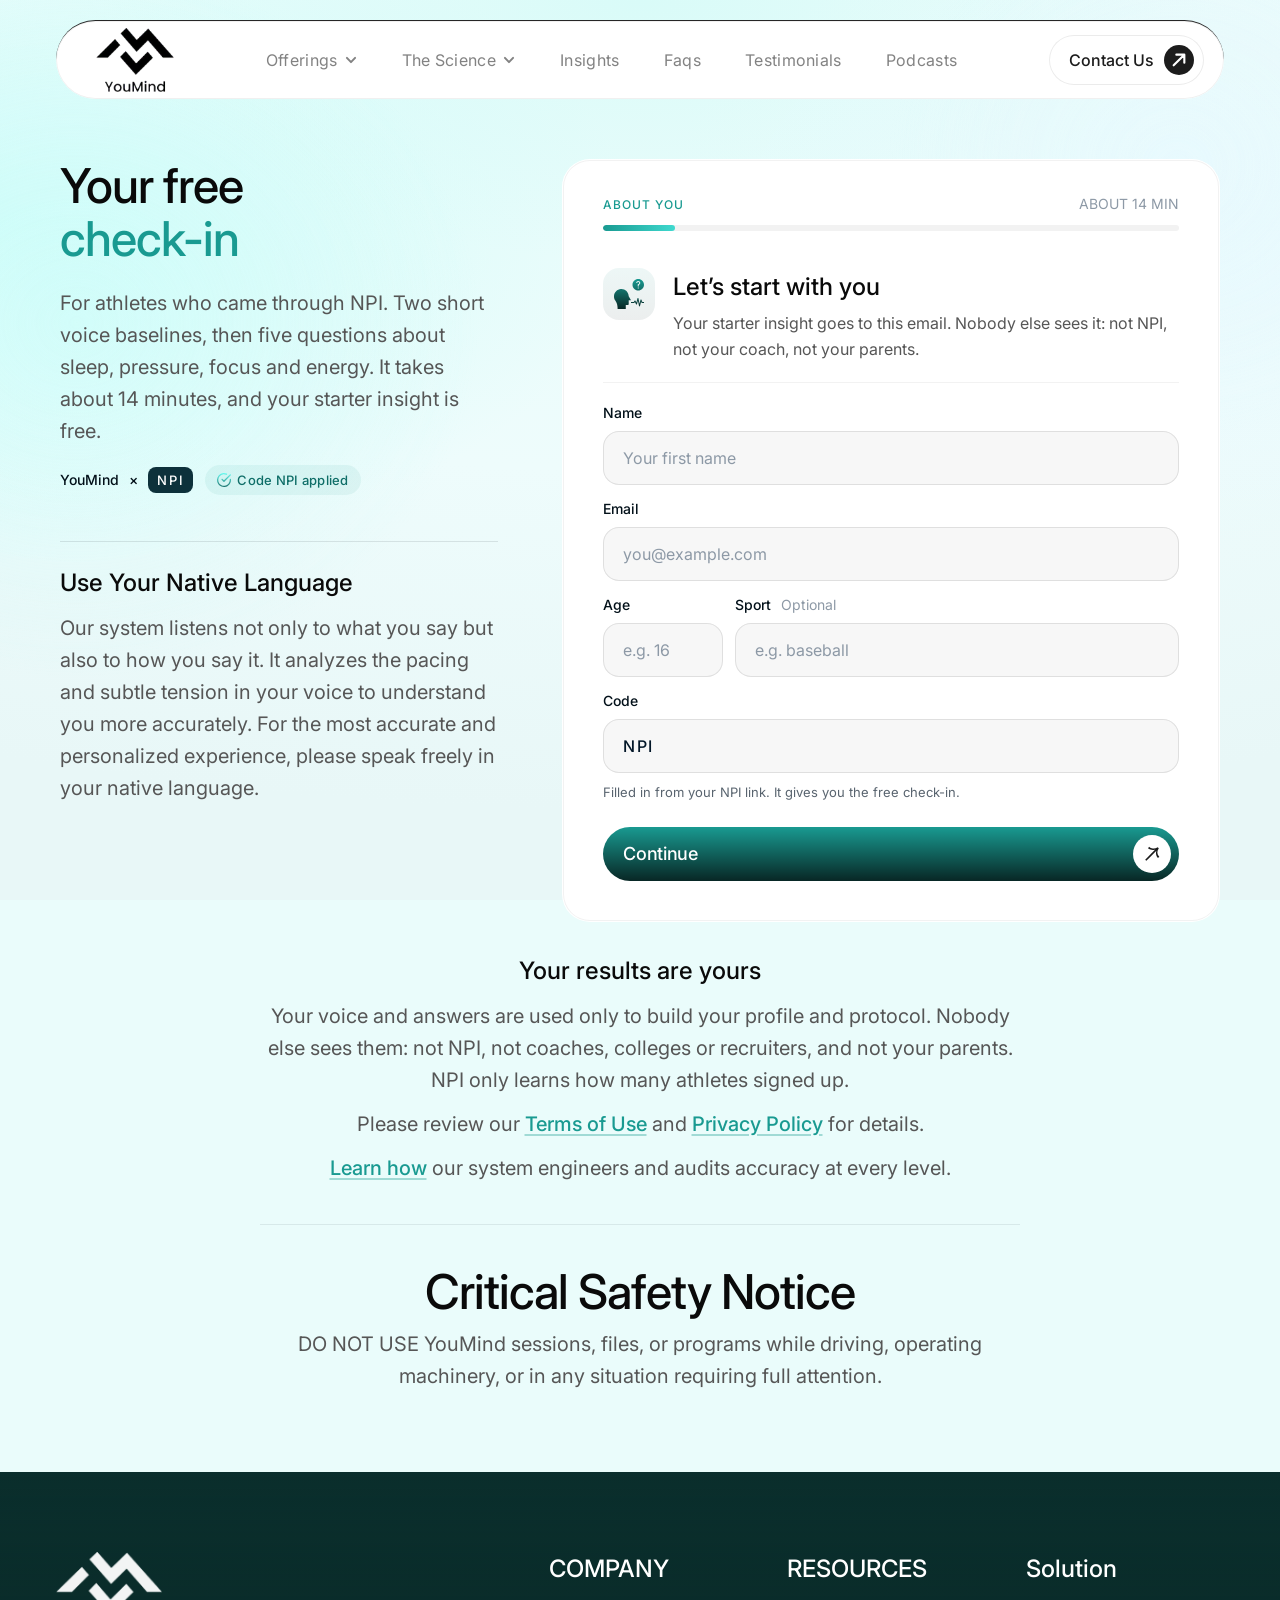
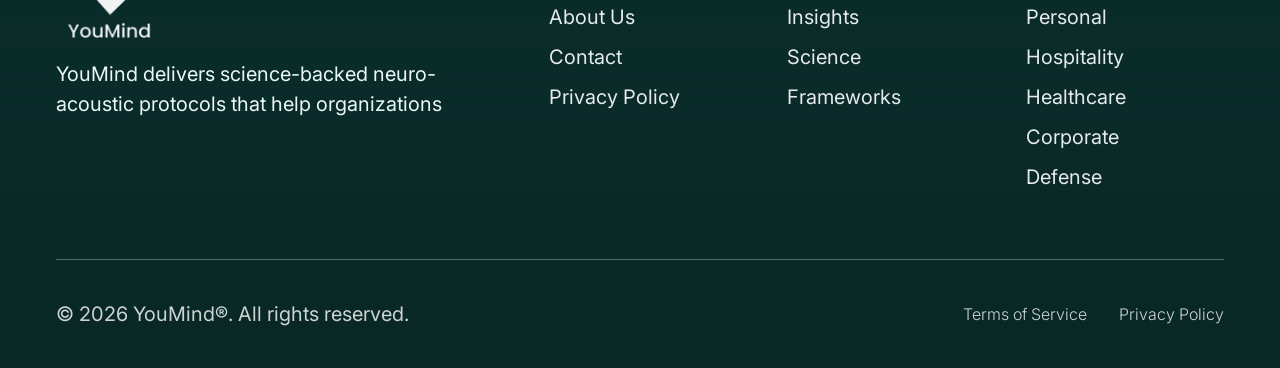
<file: assessment.html>
<!DOCTYPE html>
<html lang="en" class="dash-page">
<head>
  <meta charset="utf-8">
  <meta name="viewport" content="width=device-width, initial-scale=1">
  <title>Your free check-in · YouMind × NPI</title>
  <link rel="preconnect" href="https://fonts.googleapis.com">
  <link rel="preconnect" href="https://fonts.gstatic.com" crossorigin>
  <link href="https://fonts.googleapis.com/css2?family=Poppins:wght@400;500;600;700&family=Inter:wght@400;500;700&display=swap" rel="stylesheet">
  <link rel="stylesheet" href="styles.css?v=240">
  <link rel="stylesheet" href="journey.css?v=73">
  <link rel="stylesheet" href="npi.css?v=12">
<meta name="robots" content="noindex">
</head>
<body class="dash-page bespoke-page npi-page npi-assess">
  <svg xmlns="http://www.w3.org/2000/svg" width="0" height="0" style="position:absolute;overflow:hidden" aria-hidden="true">
    <symbol id="icon-arrow-ne" viewBox="0 0 20 20">
      <g transform="translate(10 10) rotate(-45) translate(-8.834 -7.226)">
        <path fill="currentColor" d="M10.14 0.4C10.16 0.38 10.57 0.28 11.05 0.17C11.54 0.06 11.94 -0.02 11.95 0C11.96 0.02 12.01 0.36 12.06 0.76C12.17 1.54 12.44 2.47 12.73 3.04C13.62 4.84 15.23 6.03 17.17 6.34L17.67 6.41L17.67 7.21L17.67 8L17.22 8.08C14.28 8.57 12.36 10.77 12 14.06C11.98 14.28 11.95 14.45 11.94 14.45C11.84 14.45 10.2 14.05 10.16 14.02C10.14 14 10.16 13.8 10.2 13.58C10.68 11.1 12.04 9.09 13.81 8.25L14.23 8.04L5.51 8.03L0 8.02L0 6.41L5.53 6.4L14.22 6.39L13.69 6.12C12.3 5.41 11.2 4.03 10.55 2.18C10.37 1.65 10.09 0.45 10.14 0.4Z"/>
      </g>
    </symbol>
  </svg>

  <div class="drawer-backdrop" id="drawerBackdrop" hidden></div>
  <aside class="mobile-drawer" id="mobileDrawer" aria-hidden="true" aria-label="Site menu">
    <div class="mobile-drawer-head">
      <a class="mobile-drawer-logo" href="https://youmind.org/" aria-label="YouMind">
        <img src="assets/065c9eb59e0f98fd.png" alt="YouMind">
      </a>
      <button class="mobile-drawer-close" id="drawerClose" type="button" aria-label="Close menu">
        <svg width="14" height="14" viewBox="0 0 14 14" fill="none" aria-hidden="true"><path d="M2 2l10 10M12 2L2 12" stroke="currentColor" stroke-width="1.75" stroke-linecap="round"/></svg>
      </button>
    </div>
    <div class="mobile-drawer-body">
      <a class="mobile-drawer-link" href="https://youmind.org/offerings/">Offerings</a>
      <div class="mobile-acc">
        <button type="button" class="mobile-drawer-link mobile-acc-toggle" aria-expanded="false" aria-controls="mobileSciPanel">
          <span>The Science</span>
          <svg class="mobile-acc-chevron" width="14" height="14" viewBox="0 0 12 12" fill="none" aria-hidden="true"><path d="M2.5 4.2l3.5 3.6 3.5-3.6" stroke="currentColor" stroke-width="1.7" stroke-linecap="round" stroke-linejoin="round"/></svg>
        </button>
        <div class="mobile-acc-panel" id="mobileSciPanel" hidden>
          <a class="mobile-sub" href="https://youmind.org/personalized-brain-entrainment/"><span><span class="mega-title">Personal / Bespoke Science</span><span class="mega-desc">Personalized brain entrainment protocols built around your own biology.</span></span></a>
          <a class="mobile-sub" href="https://youmind.org/healthcare-science/"><span><span class="mega-title">Healthcare Science</span><span class="mega-desc">Recovery and resilience science for clinicians facing chronic fatigue and burnout.</span></span></a>
          <a class="mobile-sub" href="https://youmind.org/hospitality-science/"><span><span class="mega-title">Hospitality Science</span><span class="mega-desc">Energy and recovery science for demanding, always-on service teams.</span></span></a>
          <a class="mobile-sub" href="https://youmind.org/defense-tactical-science/"><span><span class="mega-title">Defense &amp; Tactical Science</span><span class="mega-desc">Stress-regulation science for operators in high-stakes environments.</span></span></a>
          <a class="mobile-sub" href="https://youmind.org/elite-athletics-science/"><span><span class="mega-title">Elite Athletics Science</span><span class="mega-desc">Recovery and sleep science to sharpen peak performance.</span></span></a>
          <a class="mobile-sub" href="https://youmind.org/organizational-performance-science/"><span><span class="mega-title">Organizational Performance Science</span><span class="mega-desc">Science behind workforce resilience and executive capacity.</span></span></a>
        </div>
      </div>
      <a class="mobile-drawer-link" href="https://youmind.org/insights/">Insights</a>
      <a class="mobile-drawer-link" href="https://youmind.org/faqs/">Faqs</a>
      <a class="mobile-drawer-link" href="https://youmind.org/testimonials/">Testimonials</a>
      <a class="mobile-drawer-link" href="https://youmind.org/podcasts/">Podcasts</a>
    </div>
    <div class="mobile-drawer-foot">
      <a class="btn-contact" href="https://youmind.org/contact-us/">
        <span>Contact Us</span>
        <span class="btn-contact-icon" aria-hidden="true"><svg width="16" height="16" viewBox="0 0 12 12" fill="none"><path d="M2 10L10 2M10 2H4M10 2V8" stroke="#fff" stroke-width="1.6" stroke-linecap="round" stroke-linejoin="round"/></svg></span>
      </a>
    </div>
  </aside>

  <div class="page">

    <section class="hero dash-top">
      <div class="hero-deco" aria-hidden="true"></div>
      <header class="nav-wrap">
        <nav class="nav" id="siteNav" aria-label="Primary">
          <a class="nav-logo" href="https://youmind.org/" aria-label="YouMind">
            <img src="assets/065c9eb59e0f98fd.png" alt="YouMind">
          </a>
          <button class="nav-menu-btn" id="navMenuBtn" type="button" aria-label="Open menu" aria-expanded="false" aria-controls="siteNavLinks">
            <svg width="18" height="14" viewBox="0 0 18 14" fill="none" aria-hidden="true">
              <path d="M1 1h10" stroke="currentColor" stroke-width="1.75" stroke-linecap="round"/>
              <path d="M1 7h16" stroke="currentColor" stroke-width="1.75" stroke-linecap="round"/>
              <path d="M7 13h10" stroke="currentColor" stroke-width="1.75" stroke-linecap="round"/>
            </svg>
          </button>
          <ul class="nav-links" id="siteNavLinks">
            <li class="nav-item has-mega" id="offTrigger">
              <button class="nav-link nav-link--btn" type="button" aria-expanded="false" aria-controls="offMenu">
                Offerings
                <svg class="nav-chevron" width="14" height="14" viewBox="0 0 12 12" fill="none" aria-hidden="true"><path d="M2.5 4.2l3.5 3.6 3.5-3.6" stroke="currentColor" stroke-width="1.7" stroke-linecap="round" stroke-linejoin="round"/></svg>
              </button>
              <div class="mega-menu" id="offMenu" role="menu" hidden>
                <a class="mega-item" href="https://youmind.org/personal-bespoke/" role="menuitem">
                  <span class="mega-icon" aria-hidden="true"><svg width="20" height="20" viewBox="0 0 24 24" fill="none" stroke="currentColor" stroke-width="1.6" stroke-linecap="round" stroke-linejoin="round"><path d="M12 11a2 2 0 00-2 2c0 1.5-.15 3.4-.4 5"/><path d="M14 13c0 2.4-.15 5.6-1 8"/><path d="M9.2 13.2c-.25 2.2-.8 4.4-1.7 6.3"/><path d="M16.5 14.2c.2 1.8.15 4-.4 6"/><path d="M7.2 11.2a5 5 0 019.6 1.2"/><path d="M5 14.5a8 8 0 0114 1"/><path d="M4.5 18c-1 1.6-1.8 3-2.5 4"/><path d="M19.6 17.8c.7 1.5 1.2 2.8 1.4 4.2"/></svg></span>
                  <span><span class="mega-title">Personal / Bespoke</span><span class="mega-desc">Personalized protocols. Smarter focus. Better recovery.</span></span>
                </a>
                <a class="mega-item" href="https://youmind.org/healthcare/" role="menuitem">
                  <span class="mega-icon" aria-hidden="true"><svg width="20" height="20" viewBox="0 0 24 24" fill="none" stroke="currentColor" stroke-width="1.6" stroke-linecap="round" stroke-linejoin="round"><path d="M6 3v7a6 6 0 006 6 6 6 0 006-6V3"/><path d="M4 3h4M16 3h4"/><path d="M12 16v2a3 3 0 003 3"/><circle cx="18" cy="20" r="2"/></svg></span>
                  <span><span class="mega-title">Healthcare</span><span class="mega-desc">Build resilience. Reduce burnout. Improve performance.</span></span>
                </a>
                <a class="mega-item" href="https://youmind.org/hospitality/" role="menuitem">
                  <span class="mega-icon" aria-hidden="true"><svg width="20" height="20" viewBox="0 0 24 24" fill="none" stroke="currentColor" stroke-width="1.6" stroke-linecap="round" stroke-linejoin="round"><path d="M3 7v14"/><path d="M3 11h16a2 2 0 012 2v8"/><path d="M3 18h18"/><path d="M7 11V8a2 2 0 012-2h6a2 2 0 012 2v3"/></svg></span>
                  <span><span class="mega-title">Hospitality</span><span class="mega-desc">Enhance sleep. Elevate guest recovery.</span></span>
                </a>
                <a class="mega-item" href="https://youmind.org/defense-tactical/" role="menuitem">
                  <span class="mega-icon" aria-hidden="true"><svg width="20" height="20" viewBox="0 0 24 24" fill="none" stroke="currentColor" stroke-width="1.6" stroke-linecap="round" stroke-linejoin="round"><path d="M12 3l8 3.5v5.8c0 4.6-3.2 8.8-8 9.7-4.8-.9-8-5.1-8-9.7V6.5L12 3z"/></svg></span>
                  <span><span class="mega-title">Defense &amp; Tactical</span><span class="mega-desc">Strengthen resilience. Support recovery under pressure.</span></span>
                </a>
                <a class="mega-item" href="https://youmind.org/elite-athletics/" role="menuitem">
                  <span class="mega-icon" aria-hidden="true"><svg width="20" height="20" viewBox="0 0 24 24" fill="none" stroke="currentColor" stroke-width="1.6" stroke-linecap="round" stroke-linejoin="round"><path d="M22 12h-4l-3 7-4-14-3 7H2"/></svg></span>
                  <span><span class="mega-title">Elite Athletics</span><span class="mega-desc">Optimize readiness. Accelerate recovery. Protect performance.</span></span>
                </a>
                <a class="mega-item" href="https://youmind.org/organizational-performance/" role="menuitem">
                  <span class="mega-icon" aria-hidden="true"><svg width="20" height="20" viewBox="0 0 24 24" fill="none" stroke="currentColor" stroke-width="1.6" stroke-linecap="round" stroke-linejoin="round"><rect x="3" y="7" width="18" height="13" rx="2"/><path d="M8 7V5a2 2 0 012-2h4a2 2 0 012 2v2"/><path d="M3 12h18"/></svg></span>
                  <span><span class="mega-title">Corporate / Organizational</span><span class="mega-desc">Build resilience. Reduce burnout. Improve performance.</span></span>
                </a>
              </div>
            </li>
            <li class="nav-item has-mega" id="sciTrigger">
              <button class="nav-link nav-link--btn" type="button" aria-expanded="false" aria-controls="sciMenu">
                The Science
                <svg class="nav-chevron" width="14" height="14" viewBox="0 0 12 12" fill="none" aria-hidden="true"><path d="M2.5 4.2l3.5 3.6 3.5-3.6" stroke="currentColor" stroke-width="1.7" stroke-linecap="round" stroke-linejoin="round"/></svg>
              </button>
              <div class="mega-menu" id="sciMenu" role="menu" hidden>
                <a class="mega-item" href="https://youmind.org/personalized-brain-entrainment/" role="menuitem">
                  <span class="mega-icon" aria-hidden="true"><svg width="20" height="20" viewBox="0 0 24 24" fill="none" stroke="currentColor" stroke-width="1.6" stroke-linecap="round" stroke-linejoin="round"><path d="M12 5a3.5 3.5 0 00-3.4 4.2 4 4 0 00-2.1 6.6A3.5 3.5 0 009.5 21h5a3.5 3.5 0 002.9-5.2 4 4 0 00-2-6.6A3.5 3.5 0 0012 5z"/><path d="M12 5v16M9.5 10.5c.8.4 1.7.4 2.5 0M9.5 14c.8.4 1.7.4 2.5 0"/></svg></span>
                  <span><span class="mega-title">Personal / Bespoke Science</span><span class="mega-desc">Personalized brain entrainment protocols built around your own biology.</span></span>
                </a>
                <a class="mega-item" href="https://youmind.org/healthcare-science/" role="menuitem">
                  <span class="mega-icon" aria-hidden="true"><svg width="20" height="20" viewBox="0 0 24 24" fill="none" stroke="currentColor" stroke-width="1.6" stroke-linecap="round" stroke-linejoin="round"><path d="M6 3v7a6 6 0 006 6 6 6 0 006-6V3"/><path d="M4 3h4M16 3h4"/><path d="M12 16v2a3 3 0 003 3"/><circle cx="18" cy="20" r="2"/></svg></span>
                  <span><span class="mega-title">Healthcare Science</span><span class="mega-desc">Recovery and resilience science for clinicians facing chronic fatigue and burnout.</span></span>
                </a>
                <a class="mega-item" href="https://youmind.org/hospitality-science/" role="menuitem">
                  <span class="mega-icon" aria-hidden="true"><svg width="20" height="20" viewBox="0 0 24 24" fill="none" stroke="currentColor" stroke-width="1.6" stroke-linecap="round" stroke-linejoin="round"><path d="M3 7v14"/><path d="M3 11h16a2 2 0 012 2v8"/><path d="M3 18h18"/><path d="M7 11V8a2 2 0 012-2h6a2 2 0 012 2v3"/></svg></span>
                  <span><span class="mega-title">Hospitality Science</span><span class="mega-desc">Energy and recovery science for demanding, always-on service teams.</span></span>
                </a>
                <a class="mega-item" href="https://youmind.org/defense-tactical-science/" role="menuitem">
                  <span class="mega-icon" aria-hidden="true"><svg width="20" height="20" viewBox="0 0 24 24" fill="none" stroke="currentColor" stroke-width="1.6" stroke-linecap="round" stroke-linejoin="round"><path d="M12 3l8 3.5v5.8c0 4.6-3.2 8.8-8 9.7-4.8-.9-8-5.1-8-9.7V6.5L12 3z"/></svg></span>
                  <span><span class="mega-title">Defense &amp; Tactical Science</span><span class="mega-desc">Stress-regulation science for operators in high-stakes environments.</span></span>
                </a>
                <a class="mega-item" href="https://youmind.org/elite-athletics-science/" role="menuitem">
                  <span class="mega-icon" aria-hidden="true"><svg width="20" height="20" viewBox="0 0 24 24" fill="none" stroke="currentColor" stroke-width="1.6" stroke-linecap="round" stroke-linejoin="round"><path d="M22 12h-4l-3 7-4-14-3 7H2"/></svg></span>
                  <span><span class="mega-title">Elite Athletics Science</span><span class="mega-desc">Recovery and sleep science to sharpen peak performance.</span></span>
                </a>
                <a class="mega-item" href="https://youmind.org/organizational-performance-science/" role="menuitem">
                  <span class="mega-icon" aria-hidden="true"><svg width="20" height="20" viewBox="0 0 24 24" fill="none" stroke="currentColor" stroke-width="1.6" stroke-linecap="round" stroke-linejoin="round"><rect x="3" y="10" width="7" height="11"/><rect x="14" y="6" width="7" height="15"/><path d="M6.5 14v2M6.5 7V4M17.5 10V7"/></svg></span>
                  <span><span class="mega-title">Organizational Performance Science</span><span class="mega-desc">Science behind workforce resilience and executive capacity.</span></span>
                </a>
              </div>
            </li>
            <li><a class="nav-link" href="https://youmind.org/insights/">Insights</a></li>
            <li><a class="nav-link" href="https://youmind.org/faqs/">Faqs</a></li>
            <li><a class="nav-link" href="https://youmind.org/testimonials/">Testimonials</a></li>
            <li><a class="nav-link" href="https://youmind.org/podcasts/">Podcasts</a></li>
          </ul>
          <a class="btn-contact" href="https://youmind.org/contact-us/">
            <span>Contact Us</span>
            <span class="btn-contact-icon" aria-hidden="true"><svg width="16" height="16" viewBox="0 0 12 12" fill="none"><path d="M2 10L10 2M10 2H4M10 2V8" stroke="#fff" stroke-width="1.6" stroke-linecap="round" stroke-linejoin="round"/></svg></span>
          </a>
        </nav>
      </header>

      <div class="bespoke-intro">
        <div class="bespoke-split">
          <div class="bespoke-copy">
            <div id="bespokeWelcome">
          <h1 class="listen-hero-title bespoke-hero-title">
            <span>Your free</span>
            <em>check-in</em>
          </h1>
          <p class="bespoke-sub">For athletes who came through NPI. Two short voice baselines, then five questions about sleep, pressure, focus and energy. It takes about 14 minutes, and your starter insight is free.</p>
          <p class="npi-lockup"><span class="npi-mark"><span>YouMind</span> <span class="npi-x" aria-hidden="true">×</span> <b>NPI</b></span><span class="npi-code" id="codeChip"><img src="assets/icons/icon-27dc8bff5b07a4bc.svg" alt="" width="14" height="14">Code NPI applied</span></p>
        </div>
            <div class="bespoke-aside" id="nativeAside">
          <p class="bespoke-aside-title">Use Your Native Language</p>
          <p>Our system listens not only to what you say but also to how you say it. It analyzes the pacing and subtle tension in your voice to understand you more accurately. For the most accurate and personalized experience, please speak freely in your native language.</p>
        </div>
          </div>
            <div class="bespoke-stage" id="stage">
            <div class="stage-progress">
              <div class="prog-head">
                <span class="prog-label" id="progLabel">About you</span>
                <p class="assess-time" id="assessTime" aria-live="polite"></p>
              </div>
              <div class="prog-track" id="assessSteps" role="progressbar" aria-label="Assessment progress" aria-valuemin="1" aria-valuemax="6" aria-valuenow="1"><span class="prog-fill" id="progFill"></span></div>
            </div>
            <div class="bespoke-card" id="emailCard">
              <div class="bespoke-card-head">
                <span class="bespoke-card-icon" aria-hidden="true"><img src="assets/icons/speaking-head.svg" alt="" width="40" height="40"></span>
                <div>
                  <h2>Let’s start with you</h2>
                  <p class="bespoke-card-lead">Your starter insight goes to this email. Nobody else sees it: not NPI, not your coach, not your parents.</p>
                </div>
              </div>
              <form class="bespoke-form" id="bespokeForm" novalidate>
                <div class="bespoke-field"><label for="youmind-name">Name</label>
                  <input type="text" id="youmind-name" name="name" placeholder="Your first name" autocomplete="given-name" required aria-describedby="detailsError"></div>
                <div class="bespoke-field"><label for="youmind-email">Email</label>
                  <input type="email" id="youmind-email" name="email" placeholder="you@example.com" autocomplete="email" required aria-describedby="detailsError"></div>
                <div class="npi-field-row">
                  <div class="bespoke-field"><label for="npi-age">Age</label>
                    <input type="number" id="npi-age" name="age" inputmode="numeric" min="1" max="99" placeholder="e.g. 16" required aria-describedby="detailsError"></div>
                  <div class="bespoke-field"><label for="npi-sport">Sport <span>Optional</span></label>
                    <input type="text" id="npi-sport" name="sport" placeholder="e.g. baseball" autocomplete="off"></div>
                </div>
                <div class="npi-parent" id="parentFields" hidden>
                  <p class="npi-parent-note">You’re under 18, so a parent or guardian says yes first. We’ll email them. They won’t see your answers or results.</p>
                  <div class="bespoke-field"><label for="npi-parent-name">Parent or guardian’s name</label>
                    <input type="text" id="npi-parent-name" name="parent_name" placeholder="Their full name" autocomplete="off"></div>
                  <div class="bespoke-field"><label for="npi-parent-email">Parent or guardian’s email</label>
                    <input type="email" id="npi-parent-email" name="parent_email" placeholder="parent@example.com" autocomplete="off"></div>
                </div>
                <div class="bespoke-field"><label for="youmind-partner">Code</label>
                  <input type="text" id="youmind-partner" name="code" value="NPI" autocomplete="off" spellcheck="false" aria-describedby="codeHelp"></div>
                <p class="npi-field-help" id="codeHelp">Filled in from your NPI link. It gives you the free check-in.</p>
                <input type="hidden" id="npi-source" name="source" value="">
                <p class="assess-error" id="detailsError" role="alert" hidden>Please check your details.</p>
                <button type="submit" class="btn-explore protocol-btn-sm" id="youmind-start">
                  <span>Continue</span>
                  <span class="btn-explore-icon" aria-hidden="true"><svg class="icon-arrow-ne" width="18" height="18"><use href="#icon-arrow-ne"/></svg></span>
                </button>
              </form>
            </div>
            <div class="bespoke-card npi-gate" id="youngCard" hidden>
              <div class="bespoke-card-head">
                <span class="bespoke-card-icon" aria-hidden="true"><img src="assets/icons/clock-24.svg" alt="" width="40" height="40"></span>
                <div>
                  <h2 tabindex="-1" id="youngTitle">You’re a little early</h2>
                  <p class="bespoke-card-lead">YouMind is for athletes 13 and over, so we can’t start a check-in yet. We’d be glad to hear from you when you’re 13.</p>
                </div>
              </div>
              <p class="npi-gate-note">Nothing you typed has been saved.</p>
              <div class="npi-gate-actions">
                <a class="btn-explore protocol-btn-sm" href="npi.html"><span>Back to the NPI page</span><span class="btn-explore-icon" aria-hidden="true"><svg class="icon-arrow-ne" width="18" height="18"><use href="#icon-arrow-ne"/></svg></span></a>
                <button type="button" class="link-read npi-gate-back" data-gate-back>I typed my age wrong</button>
              </div>
            </div>

            <div class="bespoke-card npi-gate" id="consentCard" hidden>
              <div class="bespoke-card-head">
                <span class="bespoke-card-icon" aria-hidden="true"><img src="assets/icons/shield-check.svg" alt="" width="40" height="40"></span>
                <div>
                  <h2 tabindex="-1" id="consentTitle">We’ve asked your parent</h2>
                  <p class="bespoke-card-lead" id="consentLead">We sent an email to your parent asking for their OK. When they say yes, we’ll email you, and you can start right here.</p>
                </div>
              </div>
              <ol class="npi-wait-steps" id="consentSteps">
                <li class="is-done"><span aria-hidden="true"></span>Your details are in</li>
                <li class="is-now" id="consentStepParent"><span aria-hidden="true"></span>Waiting for your parent’s OK</li>
                <li id="consentStepStart"><span aria-hidden="true"></span>Your check-in</li>
              </ol>
              <p class="assess-error" id="consentError" role="alert" hidden></p>
              <div class="npi-demo" id="consentDemo">Prototype: <a href="emails/01-parent-consent.html" target="_blank" rel="noopener" id="consentDemoLink">open the email your parent gets</a> and press “I agree” there, then come back.</div>
              <div class="npi-gate-actions">
                <button type="button" class="btn-explore protocol-btn-sm" id="consentGo"><span id="consentGoLabel">My parent said yes, continue</span><span class="btn-explore-icon" aria-hidden="true"><svg class="icon-arrow-ne" width="18" height="18"><use href="#icon-arrow-ne"/></svg></span></button>
                <button type="button" class="link-read npi-gate-back" data-gate-back>Change my details</button>
              </div>
            </div>

        <!-- Assessment: two voice baselines, then five questions, one recording each -->
        <div class="bespoke-card bespoke-card--assess" id="assessCard" hidden>

          <div class="assess-pane" id="assessPane">
            <header class="assess-head">
              <span class="assess-icon" aria-hidden="true"><img id="assessIcon" src="assets/icons/moon.svg" alt="" width="40" height="40"></span>
              <div class="assess-head-text">
                <h2 class="assess-title" id="assessTitle" tabindex="-1"></h2>
                <p class="assess-question" id="assessQuestion"></p>
              </div>
            </header>

            <div class="assess-body">
              <div class="assess-side">
                <div class="assess-guide" id="assessGuide"></div>
              </div>

              <div class="assess-answer">
                <p class="assess-label">Record your response.</p>

                <div class="assess-wave" id="assessWave" aria-hidden="true"></div>

                <button type="button" class="assess-record" id="recordBtn" aria-pressed="false">
                  <span class="assess-record-orb"><svg class="assess-record-ico" xmlns="http://www.w3.org/2000/svg" viewBox="0 0 24 24" fill="none" stroke="currentColor" stroke-width="2" stroke-linecap="round" stroke-linejoin="round" width="34" height="34" aria-hidden="true"><path d="M12 1a3 3 0 0 0-3 3v8a3 3 0 0 0 6 0V4a3 3 0 0 0-3-3z"></path><path d="M19 10v2a7 7 0 0 1-14 0v-2"></path><line x1="12" y1="19" x2="12" y2="22"></line></svg></span>
                  <span id="recordLabel">Tap to record</span>
                </button>

                <div class="assess-mic">
                  <span class="assess-mic-ico" aria-hidden="true"><svg width="16" height="16" viewBox="0 0 24 24" fill="none"><rect x="9" y="3" width="6" height="11" rx="3" stroke="currentColor" stroke-width="1.7"/><path d="M5.5 11.5a6.5 6.5 0 0013 0M12 18v3" stroke="currentColor" stroke-width="1.7" stroke-linecap="round"/></svg></span>
                  <span>Please make sure your microphone is <strong>enabled</strong> if not then <button type="button" class="assess-link" id="micHelpToggle">click here</button> for instructions</span>
                </div>
                <p class="assess-mic-help" id="micHelp" hidden>Click the lock icon at the left of your browser’s address bar, set Microphone to Allow, then reload this page.</p>

                <audio class="assess-audio" id="assessAudio" controls hidden></audio>

                <p class="assess-or" aria-hidden="true" hidden><span>or</span></p>

                <div class="assess-options" hidden>
                  <div class="assess-drop" id="assessDrop">
                    <span class="assess-opt-ico" aria-hidden="true"><img src="assets/icons/file-tray.svg" alt="" width="24" height="24"></span>
                    <label class="assess-file">
                      <input type="file" id="assessFile" accept="audio/*">
                      <span class="assess-file-btn">Choose file</span>
                      <span class="assess-file-name" id="assessFileName">No file chosen</span>
                    </label>
                  </div>
                  <p class="assess-label assess-label--type" id="typeToggleRow"><span class="assess-opt-ico" aria-hidden="true"><img src="assets/icons/document.svg" alt="" width="24" height="24"></span><span class="assess-opt-text">If you prefer to type your response, please <button type="button" class="assess-link" id="typeToggle">click here</button>.</span></p>
                  <textarea class="assess-text" id="assessText" rows="5" placeholder="Type your response in your own words…" hidden></textarea>
                </div>

                <p class="assess-error" id="assessError" role="alert" hidden></p>

                <div class="assess-actions">
              <button type="button" class="link-read assess-back" id="assessBack" hidden>Back</button>
              <button type="button" class="btn-explore protocol-btn-sm" id="assessNext" hidden>
                <span id="assessNextLabel">Next</span>
                <span class="btn-explore-icon" aria-hidden="true"><svg class="icon-arrow-ne" width="18" height="18"><use href="#icon-arrow-ne"/></svg></span>
              </button>
            </div>
              </div>
            </div>
          </div>
        </div>

          </div>
        </div>
      </div>
    </section>

    <section class="dash-shell">
      <div class="dash-inner bespoke-shell">

        <div class="thanks" id="doneCard" hidden>
          <span class="thanks-check" aria-hidden="true">
            <svg width="30" height="30" viewBox="0 0 24 24" fill="none"><path d="M5 12.5l4.5 4.5L19 7.5" stroke="currentColor" stroke-width="2.2" stroke-linecap="round" stroke-linejoin="round"/></svg>
          </span>
          <h1 class="listen-hero-title thanks-title" id="doneTitle" tabindex="-1">Thank You!</h1>
          <p class="bespoke-sub">Your check-in is complete. We’re now listening to your answers to build your starter insight.</p>

          <div class="thanks-card">
            <h2>What happens next?</h2>
            <div class="thanks-grid">
              <div class="thanks-item">
                <span class="thanks-ico" aria-hidden="true"><img src="assets/icons/ai-chip.svg" alt="" width="30" height="30"></span>
                <h3>Analysis</h3>
                <p>Our AI analyzes your responses to identify patterns and wellness opportunities.</p>
              </div>
              <div class="thanks-item">
                <span class="thanks-ico" aria-hidden="true"><img src="assets/icons/hands-heart.svg" alt="" width="30" height="30"></span>
                <h3>Personalization</h3>
                <p>We shape a first look at your profile: sleep, pressure, focus and energy.</p>
              </div>
              <div class="thanks-item">
                <span class="thanks-ico" aria-hidden="true"><img src="assets/icons/clock-24.svg" alt="" width="30" height="30"></span>
                <h3>Delivery</h3>
                <p>Your starter insight arrives in your email within 15 minutes. It’s free, and it’s only for you.</p>
              </div>
            </div>
            <p class="thanks-note"><strong>Note:</strong> To ensure this analysis reaches you, please check your <strong>Spam</strong> or <strong>Promotions</strong> folder if you have not received your notification within this timeframe.</p>
            <div class="npi-demo">Prototype: see <a href="emails/03-assessment-received.html" target="_blank" rel="noopener">the email you get now</a>, then <a href="emails/04-starter-insight-ready.html" target="_blank" rel="noopener">the one with your starter insight</a>.</div>
            <button type="button" hidden id="assessAgain" aria-hidden="true"></button>
          </div>
        </div>

        <div class="bespoke-aside">
          <p class="bespoke-aside-title">Your results are yours</p>
          <p>Your voice and answers are used only to build your profile and protocol. Nobody else sees them: not NPI, not coaches, colleges or recruiters, and not your parents. NPI only learns how many athletes signed up.</p>
          <p>Please review our <a href="https://youmind.org/terms-of-use-and-privacy-policy/">Terms of Use</a> and <a href="https://youmind.org/terms-of-use-and-privacy-policy/">Privacy Policy</a> for details.</p>
          <p><a href="https://youmind.org/wp-content/uploads/2026/02/Our-Validation-Methodology.pdf">Learn how</a> our system engineers and audits accuracy at every level.</p>
        </div>

        <div class="bespoke-safety">
          <h2>Critical Safety Notice</h2>
          <p>DO NOT USE YouMind sessions, files, or programs while driving, operating machinery, or in any situation requiring full attention.</p>
        </div>

      </div>
    </section>

    <footer class="footer">
      <div class="footer-inner">
        <div class="footer-main">
          <div class="footer-brand">
            <img class="footer-logo" src="assets/065c9eb59e0f98fd.png" alt="YouMind">
            <p>YouMind delivers science-backed neuro-acoustic protocols that help organizations</p>
          </div>
          <div class="footer-col">
            <h4>COMPANY</h4>
            <ul>
              <li><a href="#">About Us</a></li>
              <li><a href="#">Contact</a></li>
              <li><a href="#">Privacy Policy</a></li>
            </ul>
          </div>
          <div class="footer-col">
            <h4>RESOURCES</h4>
            <ul>
              <li><a href="#">Insights</a></li>
              <li><a href="#">Science</a></li>
              <li><a href="#">Frameworks</a></li>
            </ul>
          </div>
          <div class="footer-col">
            <h4>Solution</h4>
            <ul>
              <li><a href="#">Personal</a></li>
              <li><a href="#">Hospitality</a></li>
              <li><a href="#">Healthcare</a></li>
              <li><a href="#">Corporate</a></li>
              <li><a href="#">Defense</a></li>
            </ul>
          </div>
        </div>

        <div class="footer-bottom">
          <p class="footer-copy">&copy; 2026 YouMind&reg;. All rights reserved.</p>
          <div class="footer-legal">
            <a href="#">Terms of Service</a>
            <a href="#">Privacy Policy</a>
          </div>
        </div>
      </div>
    </footer>

  </div>

    <div class="privacy-pop" id="privacyPop" role="dialog" aria-modal="true" aria-labelledby="privTitle" hidden>
    <div class="privacy-bg"></div>
    <div class="privacy-card">
      <span class="privacy-ico" aria-hidden="true"><img src="assets/icons/shield-check.svg" alt="" width="34" height="34"></span>
      <h2 id="privTitle">Your results stay yours</h2>
      <p>Nobody else sees your answers or results: not NPI, not your coaches, not colleges or recruiters, and not your parents. Your voice is used only to build your profile and protocol.</p>
      <p class="privacy-sent">Your starter insight will be sent to <strong id="privacyEmail"></strong></p>
      <button type="button" class="btn-explore protocol-btn-sm" id="privacyGo">
        <span>I Understand, Begin</span>
        <span class="btn-explore-icon" aria-hidden="true"><svg class="icon-arrow-ne" width="18" height="18"><use href="#icon-arrow-ne"/></svg></span>
      </button>
      <button type="button" class="privacy-edit" id="privacyBack">Edit my details</button>
    </div>
  </div>

  <script src="npi-track.js"></script>
  <script>
    /* Mega menus — one open at a time, hover on desktop */
    (function () {
      var nav = document.getElementById('siteNav');
      var compact = function () { return window.matchMedia('(max-width: 900px)').matches; };
      var megas = [];
      function wire(triggerId, menuId) {
        var trigger = document.getElementById(triggerId), menu = document.getElementById(menuId);
        var btn = trigger && trigger.querySelector('.nav-link--btn');
        if (!trigger || !menu || !btn) return;
        var timer, api = {};
        function place() {
          if (compact()) { menu.style.top = ''; menu.style.left = ''; return; }
          var n = nav.getBoundingClientRect(), t = trigger.getBoundingClientRect();
          menu.style.top = (n.bottom - t.top + 16) + 'px';
          menu.style.left = '50%';
        }
        api.close = function () {
          clearTimeout(timer);
          trigger.classList.remove('is-open'); btn.classList.remove('is-open');
          btn.setAttribute('aria-expanded', 'false'); menu.classList.remove('is-open');
        };
        function open() {
          if (compact()) return;
          clearTimeout(timer);
          megas.forEach(function (m) { if (m !== api) m.close(); });
          place(); menu.hidden = false;
          trigger.classList.add('is-open'); btn.classList.add('is-open');
          btn.setAttribute('aria-expanded', 'true'); menu.classList.add('is-open');
        }
        function soon() { clearTimeout(timer); timer = setTimeout(api.close, 80); }
        trigger.addEventListener('mouseenter', open);
        trigger.addEventListener('mouseleave', soon);
        menu.addEventListener('mouseenter', open);
        menu.addEventListener('mouseleave', soon);
        btn.addEventListener('click', function (e) {
          e.preventDefault(); e.stopPropagation();
          if (compact()) return;
          trigger.classList.contains('is-open') ? api.close() : open();
        });
        window.addEventListener('resize', function () { if (compact()) api.close(); else if (trigger.classList.contains('is-open')) place(); });
        megas.push(api);
      }
      wire('offTrigger', 'offMenu');
      wire('sciTrigger', 'sciMenu');
    })();

    /* Mobile drawer */
    (function () {
      var openBtn = document.getElementById('navMenuBtn'), closeBtn = document.getElementById('drawerClose');
      var drawer = document.getElementById('mobileDrawer'), backdrop = document.getElementById('drawerBackdrop');
      if (!openBtn || !drawer || !backdrop) return;
      var items = Array.prototype.slice.call(drawer.querySelectorAll('.mobile-acc'));
      function setAcc(item, open) {
        var b = item.querySelector('.mobile-acc-toggle'), p = item.querySelector('.mobile-acc-panel');
        item.classList.toggle('is-open', open); b.setAttribute('aria-expanded', String(open)); p.hidden = !open;
      }
      items.forEach(function (item) {
        item.querySelector('.mobile-acc-toggle').addEventListener('click', function (e) {
          e.stopPropagation();
          var will = !item.classList.contains('is-open');
          items.forEach(function (o) { setAcc(o, o === item && will); });
        });
      });
      function setOpen(open) {
        document.body.classList.toggle('drawer-open', open);
        drawer.classList.toggle('is-open', open);
        drawer.setAttribute('aria-hidden', String(!open));
        backdrop.hidden = !open;
        openBtn.setAttribute('aria-expanded', String(open));
        if (!open) items.forEach(function (i) { setAcc(i, false); });
      }
      openBtn.addEventListener('click', function (e) { e.stopPropagation(); setOpen(!drawer.classList.contains('is-open')); });
      closeBtn.addEventListener('click', function () { setOpen(false); });
      backdrop.addEventListener('click', function () { setOpen(false); });
      document.addEventListener('keydown', function (e) { if (e.key === 'Escape') setOpen(false); });
      window.addEventListener('resize', function () { if (window.matchMedia('(min-width: 901px)').matches) setOpen(false); });
    })();

    /* Assessment flow: details form -> 2 baselines -> 5 questions -> done.
       Each question takes one answer: a live recording, an uploaded audio file,
       or typed text. Answers are held in memory only. */
    (function () {
      var STEPS = [
        { label: 'Baseline 1 of 2', icon: 'speaking-head', title: 'Spontaneous Calibration',
          q: 'Before we begin, please briefly introduce yourself. Tell us your sport, how long you\'ve been playing, and what a typical training week looks like.',
          text: 'A relaxed, natural intro — this simply lets us hear your everyday speaking voice.' },
        /* Three set sentences for individuals (task #77: the organisational ACE sentences are not used here). To confirm with Keith. */
        { label: 'Baseline 2 of 2', icon: 'document', title: 'Structured Calibration',
          q: 'Please read the following three sentences aloud in your normal speaking voice:',
          read: ['A steady routine helps the body recover between long days of training and rest.', 'Weekly schedules shift around practice, travel, school and the time left for sleep.', 'Keeping a calm baseline makes it easier to handle pressure when the moment arrives.'],
          text: 'Read at a comfortable, even pace.' },
        { label: 'Sleep', icon: 'moon', title: 'Sleep and Recovery Profile',
          q: 'Looking at the past few months, and especially the past few weeks, how would you describe your sleep overall?',
          lead: 'You can describe whatever comes to mind. For example:',
          items: [['ic-sleep.png', 'Falling asleep easily or struggling to fall asleep'], ['ic-wave.png', 'Sleeping deeply or lightly'], ['ic-clock.png', 'Restless or broken sleep'], ['head-pulse.svg', 'Waking calm or waking with tension'], ['drop-gauge.svg', 'Feeling restored, neutral, or drained in the morning'], ['hands-heart.svg', 'Morning energy and emotional tone']] },
        { label: 'Emotional', icon: 'drop-gauge', title: 'Emotional Regulation',
          q: 'How would you describe your emotional state recently? What tends to show up most often during your days?',
          lead: 'You can share whatever feels relevant. For example:',
          items: [['hands-heart.svg', 'Generally calm, tense, anxious, irritated, heavy, or emotionally flat'], ['ic-chart.png', 'Stable mood or noticeable emotional spikes during the day'], ['ic-wave.png', 'Emotional tension that comes in waves or feels present most of the time'], ['head-pulse.svg', 'Body tension, mental pressure, or emotional fatigue'], ['ic-clock.png', 'How long this has been present weeks, months, or longer']] },
        { label: 'Cognitive', icon: 'head-pulse', title: 'Cognitive Function and Mental Performance',
          q: 'How does your mind feel when you are training, studying or concentrating, across different kinds of tasks?',
          lead: 'You can describe whatever feels most true for you. For example:',
          items: [['ic-play.png', 'Easy focus or difficulty getting started'], ['ic-clock.png', 'Staying focused briefly or sustaining focus for long periods'], ['ic-wave.png', 'Creative flow versus blocked or forced thinking'], ['ic-eye.png', 'Clear and sharp focus that fades over time'], ['speaking-head.svg', 'Scattered, overloaded, or racing thoughts'], ['drop-gauge.svg', 'Deep focus followed by mental fatigue or crashes'], ['ic-phone.png', 'Feeling mentally present versus frequently distracted']] },
        { label: 'Physical', icon: 'lightning', title: 'Physical Energy Regulation',
          q: 'How does your physical energy typically move throughout the day? Is it mostly sustained, or does it fluctuate at certain times?',
          lead: 'You can describe whatever stands out. For example:',
          items: [['ic-runner.png', 'Morning energy versus slow or heavy starts'], ['ic-chart.png', 'Midday drops, afternoon slumps, or evening rebounds'], ['ic-wave.png', 'Steady energy or noticeable peaks and crashes'], ['head-pulse.svg', 'Wired but tired, physically fatigued with a busy mind'], ['drop-gauge.svg', 'Energy changes linked to work, stress, meals, or rest'], ['ic-clock.png', 'Times of day when energy feels strongest or weakest']] },
        { label: 'Intention', icon: 'gears-hand', title: 'Intention',
          q: 'Right now, what would you most like to shift, support, or improve in your inner experience or daily life?',
          text: 'There is no right or wrong answer. You can speak about anything that feels relevant to you at this moment. This might relate to how you feel, how you think, how you move through your days, or how you relate to yourself and your environment. You can be specific or general. Simply describe it in your own words.' }
      ];

      var $ = function (id) { return document.getElementById(id); };
      var el = {
        form: $('bespokeForm'), welcome: $('bespokeWelcome'), email: $('emailCard'), assess: $('assessCard'), done: $('doneCard'),
        steps: $('assessSteps'), title: $('assessTitle'), q: $('assessQuestion'), guide: $('assessGuide'),
        rec: $('recordBtn'), recLabel: $('recordLabel'), file: $('assessFile'), fileName: $('assessFileName'),
        audio: $('assessAudio'), text: $('assessText'), typeToggle: $('typeToggle'), error: $('assessError'),
        next: $('assessNext'), nextLabel: $('assessNextLabel'), back: $('assessBack'),
        micToggle: $('micHelpToggle'), micHelp: $('micHelp')
      };

      /* Idle waveform behind the record button; it moves while recording. */
      (function () {
        var H = [10,18,30,14,38,22,44,26,16,34,46,20,32,12,40,24,36,16,28,42,18,30,12,22];
        $('assessWave').innerHTML = H.map(function (h, i) { return '<i style="--h:' + h + 'px;--i:' + i + '"></i>'; }).join('');
      })();

      var answers = STEPS.map(function () { return null; }); /* { kind, blob|file, url, name } | { kind:'text', text } */
      var current = 0;
      var atDetails = true;
      var person = { name: '', email: '', partner: '', age: 0, sport: '', parentName: '', parentEmail: '', source: '' };
      var rec = { recorder: null, stream: null, chunks: [], timer: null, secs: 0 };

      function esc(s) { return String(s).replace(/[&<>]/g, function (c) { return { '&': '&amp;', '<': '&lt;', '>': '&gt;' }[c]; }); }
      function fmt(s) { return Math.floor(s / 60) + ':' + ('0' + (s % 60)).slice(-2); }
      function showError(msg) { el.error.textContent = msg || ''; el.error.hidden = !msg; }
      function hasAnswer(i) { var a = answers[i]; return !!a && (a.kind === 'text' ? a.text.trim().length > 0 : true); }

      /* Progress: one thin bar and a label; "About you", then the two baselines, then the five questions. */
      var LABELS = ['About you'].concat(STEPS.map(function (s) { return s.label; }));
      function renderStepper() {
        var k = atDetails ? 0 : current + 1;
        var lab = $('progLabel');
        if (lab.textContent !== LABELS[k]) {
          lab.textContent = LABELS[k];
          if (!reduced() && lab.animate) lab.animate([{ opacity: 0, transform: 'translateY(5px)' }, { opacity: 1, transform: 'none' }], { duration: 450, easing: EASE });
        }
        $('progFill').style.width = ((k + 1) / LABELS.length * 100) + '%';
        el.steps.setAttribute('aria-valuenow', String(k + 1));
      }

      function renderAnswer() {
        var a = answers[current];
        var audioBacked = a && a.kind !== 'text';
        el.audio.hidden = !audioBacked;
        if (audioBacked) { el.audio.src = a.url; } else { el.audio.removeAttribute('src'); el.audio.load(); }
        el.fileName.textContent = a && a.kind === 'file' ? a.name : 'No file chosen';
        el.file.value = '';
        if (a && a.kind === 'text') { el.text.hidden = false; el.text.value = a.text; }
        else { el.text.value = ''; el.text.hidden = true; }
        el.typeToggle.textContent = el.text.hidden ? 'click here' : 'use audio instead';
        updateNext();
      }

      function updateNext() {
        el.next.hidden = !hasAnswer(current);
        el.nextLabel.textContent = current === STEPS.length - 1 ? 'Complete assessment' : 'Next';
        el.back.hidden = false;
      }

      function renderStep() {
        var s = STEPS[current];
        stopRecording(true);
        showError('');
        renderStepper();
        el.title.textContent = s.title;
        $('assessIcon').src = 'assets/icons/' + s.icon + '.svg';
        el.q.textContent = s.q;
        /* Baseline 2: the sentences sit in their own card between the question and the mic (as in the walkthrough) */
        var read = $('assessRead');
        if (!read) { read = document.createElement('div'); read.id = 'assessRead'; read.className = 'assess-read'; document.querySelector('#assessPane .assess-head').insertAdjacentElement('afterend', read); }
        read.hidden = !s.read;
        read.innerHTML = s.read ? '<p class="assess-read-head">Read these three sentences</p><p class="assess-read-sub">' + esc(s.text) + '</p><ol>' +
          s.read.map(function (t, n) { return '<li><span class="assess-read-num" aria-hidden="true">' + (n + 1) + '</span><span>' + esc(t) + '</span></li>'; }).join('') + '</ol>' : '';
        el.guide.hidden = !!s.read;
        el.guide.innerHTML = '<p class="assess-guide-head">Guidance for the user</p>' +
          (s.items
            ? '<p>' + esc(s.lead) + '</p><ul>' + s.items.map(function (it) { return '<li><span class="ag-ico" aria-hidden="true"><img src="assets/icons/' + it[0] + '" alt="" width="22" height="22"></span><span>' + esc(it[1]) + '</span></li>'; }).join('') + '</ul>'
            : '<p>' + esc(s.text) + '</p>');
        renderAnswer();
      }

      /* One-line promise per step: the person always knows what is left. */
      var PROMISES = ['Before the questions', 'Before the questions', 'About 10 min left', 'About 8 min left', 'About 6 min left', 'About 4 min left', 'Last question · about 2 min left'];
      var reduced = function () { return window.matchMedia('(prefers-reduced-motion: reduce)').matches; };
      var EASE = 'cubic-bezier(0.22, 0.61, 0.36, 1)';

      function renderTime(animate) {
        var t = $('assessTime');
        t.textContent = atDetails ? 'About 14 min' : PROMISES[current];
        if (animate && !reduced() && t.animate) {
          t.animate([{ opacity: 0, transform: 'translateY(6px)' }, { opacity: 1, transform: 'none' }], { duration: 320, easing: EASE });
        }
      }

      /* Old step eases out toward where you came from, new step eases in
         from where you are going, then focus lands on the new question. */
      function goTo(i) {
        var dir = i > current ? 1 : -1;
        var pane = $('assessPane');
        var settle = function () {
          el.title.focus({ preventScroll: true });
          el.assess.scrollIntoView({ behavior: reduced() ? 'auto' : 'smooth', block: 'start' });
        };
        if (reduced() || !pane.animate) { current = i; renderStep(); renderTime(false); settle(); return; }
        if (pane.getAnimations().length) pane.getAnimations().forEach(function (a) { a.finish(); });
        pane.style.pointerEvents = 'none';
        pane.animate([{ opacity: 1, transform: 'none' }, { opacity: 0, transform: 'translateX(' + (-18 * dir) + 'px)' }],
          { duration: 180, easing: 'ease-in', fill: 'forwards' }).onfinish = function () {
          current = i;
          renderStep();
          renderTime(true);
          var enter = pane.animate([{ opacity: 0, transform: 'translateX(' + (22 * dir) + 'px)' }, { opacity: 1, transform: 'none' }],
            { duration: 420, easing: EASE });
          pane.getAnimations().forEach(function (a) { if (a !== enter) a.cancel(); });
          pane.style.pointerEvents = '';
          settle();
        };
      }

      function setAnswer(a) {
        var old = answers[current];
        if (old && old.url) URL.revokeObjectURL(old.url);
        answers[current] = a;
        renderAnswer();
      }

      /* Once an answer is in (recorded or uploaded), lead the person to Next. */
      function guideToNext() {
        setTimeout(function () {
          if (el.next.hidden) return;
          var r = el.next.getBoundingClientRect();
          if (r.top < 0 || r.bottom > window.innerHeight) el.next.scrollIntoView({ behavior: reduced() ? 'auto' : 'smooth', block: 'center' });
          el.next.focus({ preventScroll: true });
          el.next.classList.remove('is-nudge'); void el.next.offsetWidth; el.next.classList.add('is-nudge');
        }, 450);
      }
      el.next.addEventListener('animationend', function (e) { if (e.animationName === 'nextNudge') el.next.classList.remove('is-nudge'); });

      /* Recording */
      function stopRecording(discard) {
        if (rec.timer) { clearInterval(rec.timer); rec.timer = null; }
        if (rec.recorder && rec.recorder.state !== 'inactive') {
          rec.recorder.onstop = discard ? null : rec.recorder.onstop;
          rec.recorder.stop();
        }
        if (rec.stream) { rec.stream.getTracks().forEach(function (t) { t.stop(); }); rec.stream = null; }
        rec.recorder = null;
        el.rec.classList.remove('is-recording');
        el.rec.setAttribute('aria-pressed', 'false');
        el.recLabel.textContent = answers[current] && answers[current].kind === 'recording' ? 'Record again' : 'Tap to record';
      }

      el.rec.addEventListener('click', function () {
        showError('');
        if (rec.recorder) { stopRecording(false); return; }
        if (!navigator.mediaDevices || !window.MediaRecorder) {
          showError('Recording isn’t supported in this browser. You can upload an audio file or type your response instead.');
          return;
        }
        navigator.mediaDevices.getUserMedia({ audio: true }).then(function (stream) {
          rec.stream = stream; rec.chunks = []; rec.secs = 0;
          var r = new MediaRecorder(stream);
          rec.recorder = r;
          r.ondataavailable = function (e) { if (e.data && e.data.size) rec.chunks.push(e.data); };
          r.onstop = function () {
            var blob = new Blob(rec.chunks, { type: r.mimeType || 'audio/webm' });
            setAnswer({ kind: 'recording', blob: blob, url: URL.createObjectURL(blob) });
            el.recLabel.textContent = 'Record again';
            guideToNext();
          };
          r.start();
          el.rec.classList.add('is-recording');
          el.rec.setAttribute('aria-pressed', 'true');
          el.recLabel.textContent = 'Stop recording · 0:00';
          rec.timer = setInterval(function () { rec.secs += 1; el.recLabel.textContent = 'Stop recording · ' + fmt(rec.secs); }, 1000);
        }).catch(function () {
          showError('We couldn’t reach your microphone. Check the instructions above, or upload an audio file or type your response instead.');
          el.micHelp.hidden = false;
        });
      });

      /* Upload */
      el.file.addEventListener('change', function () {
        var f = el.file.files && el.file.files[0];
        if (!f) return;
        if (f.type && f.type.indexOf('audio/') !== 0) { showError('Please choose an audio file.'); el.file.value = ''; return; }
        showError('');
        setAnswer({ kind: 'file', file: f, name: f.name, url: URL.createObjectURL(f) });
        guideToNext();
      });

      /* Type instead */
      el.typeToggle.addEventListener('click', function () {
        if (el.text.hidden) {
          stopRecording(true);
          setAnswer(null);
          el.text.hidden = false;
          el.typeToggle.textContent = 'use audio instead';
          el.text.focus();
        } else {
          el.text.hidden = true; el.text.value = '';
          setAnswer(null);
          el.typeToggle.textContent = 'click here';
        }
      });
      el.text.addEventListener('input', function () {
        answers[current] = el.text.value.trim() ? { kind: 'text', text: el.text.value } : null;
        updateNext();
      });

      el.micToggle.addEventListener('click', function () { el.micHelp.hidden = !el.micHelp.hidden; });

      /* Navigation */
      el.next.addEventListener('click', function () {
        stopRecording(false);
        if (!hasAnswer(current)) return;
        if (current < STEPS.length - 1) { goTo(current + 1); return; }
        /* TODO: send person + answers to the assessment backend, then show this. */
        try { localStorage.setItem('ym_npi_done', JSON.stringify({ email: person.email, at: Date.now() })); } catch (e3) {}
        el.assess.hidden = true;
        $('nativeAside').hidden = true;
        document.querySelector('.bespoke-intro').hidden = true;
        el.done.hidden = false;
        $('doneTitle').focus({ preventScroll: true });
        window.scrollTo({ top: 0, behavior: 'auto' });
      });

      /* The details card opens into the assessment in the same place:
         the copy steps aside, the card widens, its content cross-fades. */
      var split = document.querySelector('.bespoke-split');
      var copy = document.querySelector('.bespoke-copy');
      var intro = document.querySelector('.bespoke-intro');
      var aside = $('nativeAside');
      /* Choreography. One timeline, three layers:
         1. geometry: the card widens/narrows in real pixels (not a CSS grid
            transition, which cannot interpolate these track lists)
         2. the stepper is ONE element that stays put and changes state
         3. each piece of content enters or leaves in turn */
      var stage = $('stage');
      var morphing = false, running = [], timers = [], startedAt = 0;
      var EASE_IO = 'cubic-bezier(0.65, 0, 0.35, 1)';
      var arr = function (root, sel) { return Array.prototype.slice.call(root.querySelectorAll(sel)); };
      var later = function (ms, fn) { timers.push(setTimeout(fn, ms)); };
      var seg = function (node, delay, dur, from, to, ease) {
        if (!node) return null;
        var a = node.animate([from, to], { duration: dur, delay: delay, easing: ease || EASE, fill: 'both' });
        running.push(a);
        return a;
      };
      var show = function (nodes, t0, dur, gap, rise, side) {
        [].concat(nodes).forEach(function (n, i) {
          seg(n, t0 + i * gap, dur, { opacity: 0, transform: side ? 'translateX(' + side + 'px)' : 'translateY(' + rise + 'px)' }, { opacity: 1, transform: 'none' });
        });
      };
      var hide = function (nodes, t0, dur, gap, rise, side) {
        [].concat(nodes).forEach(function (n, i) {
          seg(n, t0 + i * gap, dur, { opacity: 1, transform: 'none' }, { opacity: 0, transform: side ? 'translateX(' + side + 'px)' : 'translateY(' + (-rise) + 'px)' }, 'ease-in');
        });
      };
      var clearAnims = function () {
        timers.forEach(clearTimeout); timers = [];
        running.forEach(function (a) { a.cancel(); });
        running = [];
        [copy, aside, stage, split].forEach(function (n) { n.getAnimations().forEach(function (a) { if (!(a instanceof CSSAnimation)) a.cancel(); }); });
        stage.style.height = '';
      };
      var skip = function (e) {
        if (e.type === 'keydown' && e.key !== 'Escape') return;
        if (e.type === 'pointerdown' && performance.now() - startedAt < 500) return;
        running.slice().forEach(function (a) { try { a.finish(); } catch (err) {} });
      };

      /* The stepper and its time line are single elements; they live inside
         whichever card is on top, at the same spot in both. */
      renderStepper(); renderTime(false);

      function snap() {
        var s = split.getBoundingClientRect();
        return { ch: $('bespokeWelcome').offsetHeight, cw: copy.offsetWidth, sw: stage.offsetWidth, W: s.width, H: s.height, top: stage.getBoundingClientRect().top,
          ctop: copy.getBoundingClientRect().top - s.top, gap: parseFloat(getComputedStyle(split).columnGap) || 0 };
      }

      function morph(opening) {
        var from = opening ? el.email : el.assess;
        var to = opening ? el.assess : el.email;
        var btn = $('youmind-start'), btnLabel = btn.firstElementChild;
        var instant = reduced() || !stage.animate || !split.animate;
        var phone = window.matchMedia('(max-width: 860px)').matches;
        var settleState = function () {
          atDetails = !opening;
          renderStepper(); renderTime(false);
        };
        var finish = function () {
          document.removeEventListener('pointerdown', skip, true);
          document.removeEventListener('keydown', skip, true);
          clearAnims();
          settleState();
          from.hidden = true; to.hidden = false;
          to.classList.remove('is-morphing');
          from.style.width = ''; to.style.width = '';
          stage.classList.remove('is-morph');
          split.classList.remove('is-morphing');
          copy.style.overflow = ''; $('bespokeWelcome').style.overflow = '';
          if (opening) { intro.appendChild(aside); } else { copy.appendChild(aside); }
          aside.hidden = false;
          if (opening && !instant && !phone) {
            aside.animate([{ opacity: 0, transform: 'translateY(10px)' }, { opacity: 1, transform: 'none' }], { duration: 700, easing: EASE });
          }
          btnLabel.textContent = 'Continue'; btn.disabled = false;
          morphing = false;
          (opening ? el.title : $('youmind-name')).focus({ preventScroll: true });
          if (phone && !instant) { var top = stage.getBoundingClientRect().top; if (top < 0 || top > window.innerHeight * 0.4) stage.scrollIntoView({ behavior: 'smooth', block: 'start' }); }
        };
        morphing = true;
        if (instant) { split.classList.toggle('is-open', opening); finish(); return; }

        /* 1. measure start and end layouts, without painting either */
        var s0 = snap();
        split.classList.toggle('is-open', opening);
        to.classList.add('is-morphing'); to.hidden = false;
        var s1 = snap(), h1 = to.offsetHeight;
        split.classList.toggle('is-open', !opening);
        void split.offsetWidth;
        var closed = opening ? s0 : s1, open = opening ? s1 : s0, h0 = stage.offsetHeight;

        /* both cards keep their final width while the box moves, so text never re-wraps mid-motion */
        from.style.width = (opening ? closed.sw : open.sw) + 'px';
        to.style.width = (opening ? open.sw : closed.sw) + 'px';

        /* 2. start state: copy lifted out of the flow at fixed size, so it can
              fade and slide without being squeezed by the closing column */
        split.style.setProperty('--copy-w', closed.cw + 'px');
        split.style.setProperty('--copy-top', closed.ctop + 'px');
        split.classList.add('is-morphing');
        stage.classList.add('is-morph');
        split.classList.toggle('is-open', opening);
        stage.style.height = h0 + 'px';
        startedAt = performance.now();

        var DUR = opening ? 1700 : 1200, G = opening ? 150 : 250, TOTAL = opening ? 3450 : 2100;
        if (phone) {
          /* phone: one column. The copy stays in the flow and folds away (or unfolds) while the card grows */
          var ch = (opening ? s0 : s1).ch;
          var wel = $('bespokeWelcome');
          wel.style.overflow = 'hidden';
          var cf = [{ height: ch + 'px', marginBottom: '0px', opacity: 1 }, { height: '0px', marginBottom: '-28px', opacity: 0 }];
          if (!opening) cf.reverse();
          running.push(wel.animate(cf, { duration: DUR, delay: G, easing: EASE_IO, fill: 'both' }));
          running.push(stage.animate([{ height: h0 + 'px' }, { height: h1 + 'px' }], { duration: DUR, delay: G, easing: EASE_IO, fill: 'both' }));
        } else {
          var cols = ['' + closed.cw + 'px ' + closed.sw + 'px', '0px ' + open.sw + 'px'];
          var frames = [
            { gridTemplateColumns: cols[0], columnGap: closed.gap + 'px', maxWidth: closed.W + 'px', minHeight: closed.H + 'px' },
            { gridTemplateColumns: cols[1], columnGap: '0px', maxWidth: open.W + 'px', minHeight: open.H + 'px' }
          ];
          if (!opening) frames.reverse();
          running.push(split.animate(frames, { duration: DUR, delay: G, easing: EASE_IO, fill: 'both' }));
          running.push(stage.animate([{ height: h0 + 'px', transform: 'translateY(' + (s0.top - s1.top) + 'px)' }, { height: h1 + 'px', transform: 'none' }],
            { duration: DUR, delay: G, easing: EASE_IO, fill: 'both' }));
          }
        var clock = document.documentElement.animate([{ opacity: 1 }, { opacity: 1 }], { duration: TOTAL });
        running.push(clock);
        clock.onfinish = finish;
        document.addEventListener('pointerdown', skip, true);
        document.addEventListener('keydown', skip, true);

        var E = el.email, A = el.assess, ans = A.querySelector('.assess-answer');
        var sideEl = A.querySelector('.assess-side');
        var sideNodes = getComputedStyle(sideEl).display === 'contents' ? arr(sideEl, ':scope > *') : [sideEl];
        var copyBits = [copy.querySelector('.bespoke-hero-title'), copy.querySelector('.bespoke-sub'), (!phone && aside.parentNode === copy) ? aside : null].filter(Boolean);
        if (opening) {
          /* text leaves first, one line after another, toward the side it came from */
          hide(copyBits, 0, 560, 130, 0, -28);
          /* form lets go */
          hide(arr(E, '.bespoke-field'), 0, 380, 90, 10);
          hide([btn, $('detailsError')], 240, 340, 0, 8);
          hide([E.querySelector('.bespoke-card-head')], 350, 450, 0, 8);
          /* progress moves on, in order: time text, step 1 fills, line draws, step 2 lights */
          later(700, function () { atDetails = false; renderStepper(); renderTime(true); });
          btnLabel.textContent = 'Starting…'; btn.disabled = true;
          /* the question arrives */
          show([A.querySelector('.assess-icon')], 950, 560, 0, 10);
          show([el.title, el.q], 1050, 640, 150, 10);
          /* the voice part */
          show([ans], 1400, 560, 0, 14);
          show(arr(ans, '.assess-label:first-child'), 1550, 420, 0, 6);
          arr($('assessWave'), 'i').forEach(function (b, i) {
            seg(b, 1600 + i * 28, 560, { transform: 'scaleY(0.08)', opacity: 0.3 }, { transform: 'scaleY(1)', opacity: 1 });
          });
          show([$('recordBtn')], 2050, 480, 0, 12);
          seg(document.querySelector('.assess-record-orb'), 2550, 800, { boxShadow: '0 0 0 0 rgba(25,154,145,0.4)' }, { boxShadow: '0 0 0 24px rgba(25,154,145,0)' }, 'ease-out');
          show(arr(ans, '.assess-mic, .assess-or, .assess-options'), 2200, 480, 110, 8);
          show(sideNodes, 2250, 620, 80, 0, 28);
        } else {
          hide(arr(A, '.assess-head, .assess-answer').concat(sideNodes), 0, 380, 70, 8);
          if (phone) { copy.appendChild(aside); aside.hidden = false; }
          else seg(aside, 0, 300, { opacity: 1 }, { opacity: 0 });
          later(450, function () { atDetails = true; renderStepper(); renderTime(true); });
          if (!phone) later(500, function () {
            aside.getAnimations().forEach(function (a) { a.cancel(); });
            copy.appendChild(aside); aside.hidden = false;
            show([copy.querySelector('.bespoke-hero-title'), copy.querySelector('.bespoke-sub'), aside], 200, 560, 130, 0, -28);
          });
          show([E.querySelector('.bespoke-card-head')], 800, 440, 0, 8);
          show(arr(E, '.bespoke-field'), 900, 440, 90, 10);
          show([btn], 1250, 420, 0, 8);
          /* hold the copy invisible until its turn */
          copyBits.forEach(function (n) { seg(n, 0, 1, { opacity: 0 }, { opacity: 0 }); });
        }
      }
      function openAssessment() { current = 0; renderStep(); morph(true); }
      function closeAssessment(instant) {
        if (instant) {
          clearAnims();
          atDetails = true; renderStepper(); renderTime(false);
          el.assess.hidden = true; el.email.hidden = false; el.done.hidden = true; intro.hidden = false;
          el.assess.style.width = ''; el.email.style.width = '';
          split.classList.remove('is-open', 'is-morphing'); stage.classList.remove('is-morph');
          copy.appendChild(aside); aside.hidden = false;
          return;
        }
        morph(false);
      }

      /* Take another assessment: back to the details step, answers cleared. */
      $('assessAgain').addEventListener('click', function () {
        answers.forEach(function (a) { if (a && a.url) URL.revokeObjectURL(a.url); });
        answers = STEPS.map(function () { return null; });
        current = 0;
        closeAssessment(true);
        window.scrollTo({ top: 0, behavior: 'auto' });
      });
      el.back.addEventListener('click', function () {
        if (morphing) return;
        stopRecording(true);
        if (current > 0) goTo(current - 1); else closeAssessment();
      });

      /* Details form -> first question */
      /* NPI: age first. Under 13 cannot take part; 13 to 17 need a parent's OK by email before the
         check-in; 18 and over go straight on. Nobody else ever sees the results (not NPI, coaches or parents).
         Prototype: everything is kept in this browser; the real build saves it with the sign-up. */
      var NPI_KEY = 'ym_npi_person', CONSENT_KEY = 'ym_npi_consent';
      var cards = { young: $('youngCard'), consent: $('consentCard') };
      var store = {
        get: function (k) { try { return JSON.parse(localStorage.getItem(k) || 'null'); } catch (err) { return null; } },
        set: function (k, v) { try { localStorage.setItem(k, JSON.stringify(v)); } catch (err) { /* storage blocked */ } }
      };
      var ageInput = $('npi-age'), parentFields = $('parentFields');
      function ageNow() { var n = parseInt(ageInput.value, 10); return isFinite(n) ? n : 0; }
      function syncParentFields() {
        var a = ageNow(), minor = a >= 13 && a < 18;
        parentFields.hidden = !minor;
        $('npi-parent-name').required = minor; $('npi-parent-email').required = minor;
      }
      ageInput.addEventListener('input', syncParentFields);

      /* Code and source: filled from the NPI link; a typed code NPI counts too. */
      (function () {
        var p = new URLSearchParams(location.search), code = $('youmind-partner');
        if (p.get('code')) code.value = String(p.get('code')).toUpperCase().slice(0, 20);
        function syncCode() {
          var ok = code.value.trim().toUpperCase() === 'NPI';
          $('codeChip').hidden = !ok;
          if (ok && window.ymNpiSource) window.ymNpiSource.fromCode('NPI');
          $('npi-source').value = window.ymNpiSource ? window.ymNpiSource.label() : '';
        }
        code.addEventListener('input', syncCode); syncCode();
      })();

      var saved = store.get(NPI_KEY);
      if (saved) {
        $('youmind-name').value = saved.name || ''; $('youmind-email').value = saved.email || '';
        ageInput.value = saved.age || ''; $('npi-sport').value = saved.sport || '';
        $('npi-parent-name').value = saved.parentName || ''; $('npi-parent-email').value = saved.parentEmail || '';
        syncParentFields();
      }

      function showCard(which) {
        el.email.hidden = which !== 'email';
        cards.young.hidden = which !== 'young';
        cards.consent.hidden = which !== 'consent';
        var focusEl = which === 'young' ? $('youngTitle') : which === 'consent' ? $('consentTitle') : $('youmind-name');
        if (focusEl) focusEl.focus({ preventScroll: true });
      }
      document.querySelectorAll('[data-gate-back]').forEach(function (b) { b.addEventListener('click', function () { showCard('email'); }); });

      function consentFor(p) {
        var c = store.get(CONSENT_KEY);
        return !!(c && c.status === 'yes' && p && c.athleteEmail === p.email);
      }
      function renderConsent() {
        var given = consentFor(person);
        var firstParent = (person.parentName || 'your parent').split(' ')[0];
        $('consentTitle').textContent = given ? firstParent + ' said yes' : 'We’ve asked your parent';
        $('consentLead').textContent = given
          ? 'Thank you. You can start your check-in now. Remember: they won’t see your answers or results.'
          : 'We sent an email to ' + person.parentEmail + ' asking for their OK. When they say yes, we’ll email you, and you can start right here.';
        $('consentStepParent').className = given ? 'is-done' : 'is-now';
        $('consentStepParent').lastChild.textContent = given ? 'Your parent said yes' : 'Waiting for your parent’s OK';
        $('consentStepStart').className = given ? 'is-now' : '';
        $('consentGoLabel').textContent = given ? 'Start my check-in' : 'My parent said yes, continue';
        $('consentDemo').hidden = given;
        $('consentDemoLink').href = 'emails/01-parent-consent.html?athlete=' + encodeURIComponent(person.name) + '&email=' + encodeURIComponent(person.email) + '&parent=' + encodeURIComponent(person.parentName);
        $('consentError').hidden = true;
      }
      $('consentGo').addEventListener('click', function () {
        if (!consentFor(person)) {
          $('consentError').textContent = 'We haven’t had their OK yet. Ask them to check their email, including Spam or Promotions.';
          $('consentError').hidden = false;
          return;
        }
        showCard('email');
        showPrivacy();
      });
      /* Coming back to this tab after the parent agreed in another one. */
      window.addEventListener('storage', function (e) { if (e.key === CONSENT_KEY && !cards.consent.hidden) renderConsent(); });
      window.addEventListener('focus', function () { if (!cards.consent.hidden) renderConsent(); });

      el.form.addEventListener('submit', function (e) {
        e.preventDefault();
        if (morphing) return;
        var err = $('detailsError');
        var fail = function (msg, field) { err.textContent = msg; err.hidden = false; field.focus(); };
        var name = $('youmind-name'), email = $('youmind-email');
        if (!name.value.trim()) return fail('Please add your first name.', name);
        if (!email.value || !email.checkValidity()) return fail('Please enter a valid email so we know where to send your starter insight.', email);
        var age = ageNow();
        if (!(age >= 1 && age <= 99)) return fail('Please enter your age.', ageInput);
        if (age < 13) { err.hidden = true; showCard('young'); return; }
        if (age < 18) {
          var pn = $('npi-parent-name'), pe = $('npi-parent-email');
          if (!pn.value.trim()) return fail('Please add your parent or guardian’s name.', pn);
          if (!pe.value || !pe.checkValidity()) return fail('Please enter a valid email for your parent or guardian.', pe);
          if (pe.value.trim().toLowerCase() === email.value.trim().toLowerCase()) return fail('Your parent’s email has to be different from yours.', pe);
        }
        err.hidden = true;
        person.name = name.value.trim();
        person.email = email.value.trim();
        person.partner = $('youmind-partner').value.trim().toUpperCase();
        person.age = age;
        person.sport = $('npi-sport').value.trim();
        person.parentName = age < 18 ? $('npi-parent-name').value.trim() : '';
        person.parentEmail = age < 18 ? $('npi-parent-email').value.trim() : '';
        person.source = window.ymNpiSource ? (window.ymNpiSource.get() || { source: 'direct' }) : null;
        store.set(NPI_KEY, person);
        try { localStorage.setItem('ym_person', JSON.stringify({ name: person.name, email: person.email, partner: person.partner })); } catch (e2) {}
        if (age < 18 && !consentFor(person)) { renderConsent(); showCard('consent'); return; }
        showPrivacy();
      });

      /* Back from the "you can start" email (?cleared=1), or reopened after the parent agreed. */
      if (saved && saved.age >= 13 && saved.age < 18) {
        Object.keys(saved).forEach(function (k) { person[k] = saved[k]; });
        renderConsent(); showCard('consent');
      }

      /* Privacy notice: shown every time someone begins; confirming starts the assessment. */
      var pop = $('privacyPop'), popGo = $('privacyGo'), popBack = $('privacyBack');
      var popCard = pop.querySelector('.privacy-card'), popBg = pop.querySelector('.privacy-bg');
      var popFrom = null;
      function showPrivacy() {
        $('privacyEmail').textContent = person.email;
        popFrom = document.activeElement;
        pop.getAnimations({ subtree: true }).forEach(function (a) { a.cancel(); });
        pop.hidden = false;
        document.documentElement.classList.add('pop-open');
        if (!reduced() && popCard.animate) {
          popBg.animate([{ opacity: 0 }, { opacity: 1 }], { duration: 320, easing: 'ease-out' });
          popCard.animate([{ opacity: 0, transform: 'translateY(18px) scale(0.96)' }, { opacity: 1, transform: 'none' }], { duration: 520, easing: EASE });
        }
        popGo.focus({ preventScroll: true });
      }
      function hidePrivacy(then) {
        var done = function () {
          pop.hidden = true;
          document.documentElement.classList.remove('pop-open');
          pop.getAnimations({ subtree: true }).forEach(function (a) { a.cancel(); });
          if (then) then();
        };
        if (reduced() || !popCard.animate) { done(); return; }
        popBg.animate([{ opacity: 1 }, { opacity: 0 }], { duration: 240, easing: 'ease-in', fill: 'forwards' });
        popCard.animate([{ opacity: 1, transform: 'none' }, { opacity: 0, transform: 'translateY(10px) scale(0.98)' }], { duration: 240, easing: 'ease-in', fill: 'forwards' }).onfinish = done;
      }
      popGo.addEventListener('click', function () { hidePrivacy(openAssessment); });
      popBack.addEventListener('click', function () { hidePrivacy(function () { $('youmind-email').focus(); }); });
      pop.addEventListener('keydown', function (e) {
        if (e.key === 'Escape') { e.preventDefault(); popBack.click(); return; }
        if (e.key === 'Tab') {
          var first = popBack, last = popGo;
          if (e.shiftKey && document.activeElement === popGo) { e.preventDefault(); first.focus(); }
          else if (!e.shiftKey && document.activeElement === popBack) { e.preventDefault(); last.focus(); }
          else if (document.activeElement !== popGo && document.activeElement !== popBack) { e.preventDefault(); popGo.focus(); }
        }
      });
    })();
  </script>
</body>
</html>
</file>
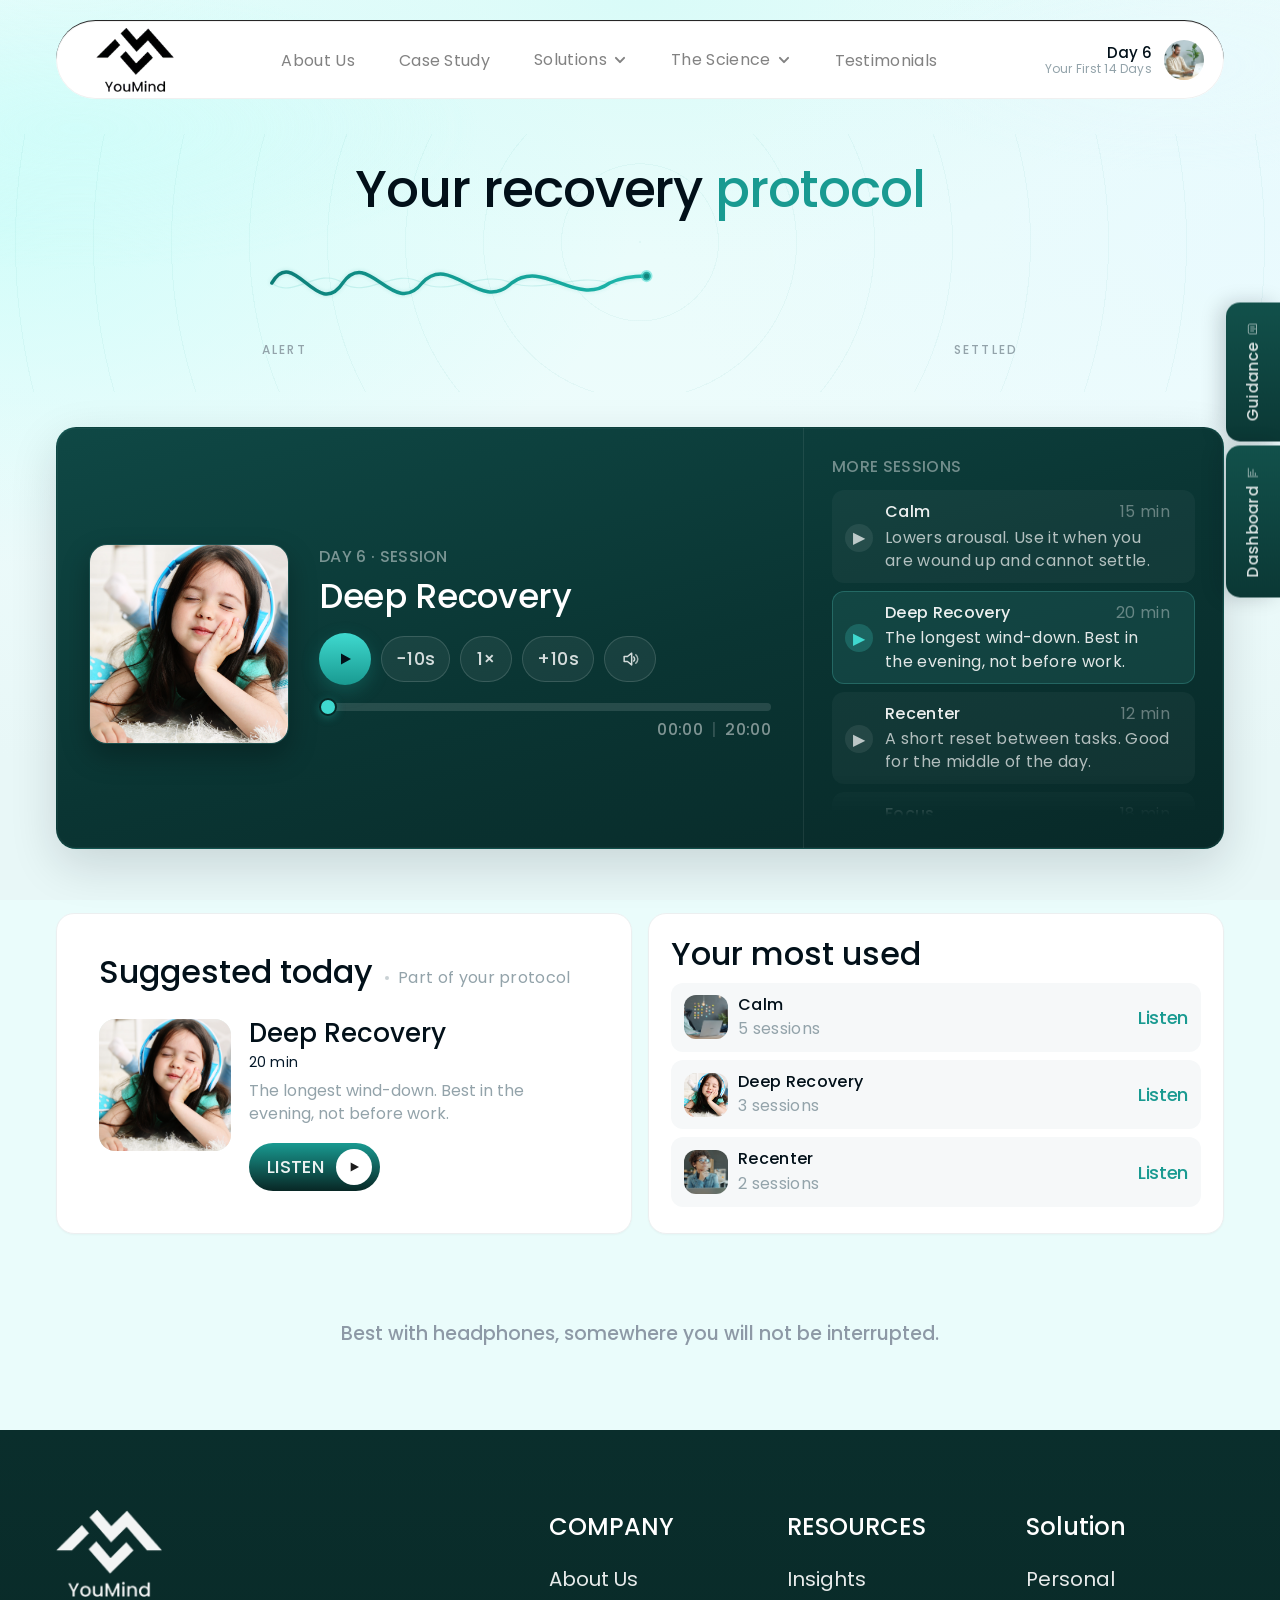
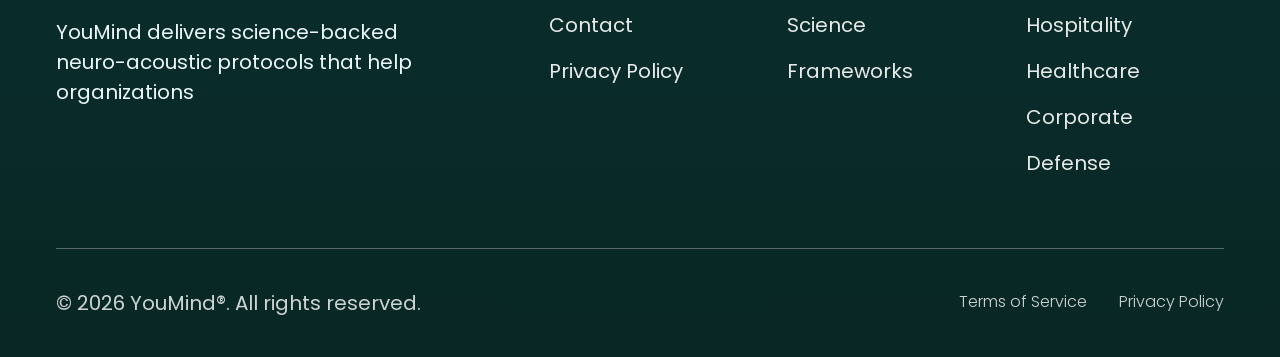
<file: insight.html>
<!DOCTYPE html>
<html lang="en" class="dash-page">
<head>
  <meta charset="utf-8">
  <meta name="viewport" content="width=device-width, initial-scale=1">
  <title>Your starter insight · YouMind × NPI</title>
  <link rel="preconnect" href="https://fonts.googleapis.com">
  <link rel="preconnect" href="https://fonts.gstatic.com" crossorigin>
  <link href="https://fonts.googleapis.com/css2?family=Poppins:wght@400;500;600;700&display=swap" rel="stylesheet">
  <link rel="stylesheet" href="styles.css?v=240">
  <link rel="stylesheet" href="npi.css?v=12">
  <link rel="stylesheet" href="journey.css?v=73">
<meta name="robots" content="noindex">
</head>
<body class="is-loading dash-page npi-insight">
  <svg xmlns="http://www.w3.org/2000/svg" width="0" height="0" style="position:absolute;overflow:hidden" aria-hidden="true">
    <symbol id="icon-arrow-ne" viewBox="0 0 20 20">
      <g transform="translate(10 10) rotate(-45) translate(-8.834 -7.226)">
        <path fill="currentColor" d="M10.14 0.4C10.16 0.38 10.57 0.28 11.05 0.17C11.54 0.06 11.94 -0.02 11.95 0C11.96 0.02 12.01 0.36 12.06 0.76C12.17 1.54 12.44 2.47 12.73 3.04C13.62 4.84 15.23 6.03 17.17 6.34L17.67 6.41L17.67 7.21L17.67 8L17.22 8.08C14.28 8.57 12.36 10.77 12 14.06C11.98 14.28 11.95 14.45 11.94 14.45C11.84 14.45 10.2 14.05 10.16 14.02C10.14 14 10.16 13.8 10.2 13.58C10.68 11.1 12.04 9.09 13.81 8.25L14.23 8.04L5.51 8.03L0 8.02L0 6.41L5.53 6.4L14.22 6.39L13.69 6.12C12.3 5.41 11.2 4.03 10.55 2.18C10.37 1.65 10.09 0.45 10.14 0.4Z"/>
      </g>
    </symbol>
  </svg>

  <div class="drawer-backdrop" id="drawerBackdrop" hidden></div>
  <aside class="mobile-drawer" id="mobileDrawer" aria-hidden="true" aria-label="Site menu">
    <div class="mobile-drawer-head">
      <a class="mobile-drawer-logo" href="protocol.html" aria-label="YouMind">
        <img src="assets/065c9eb59e0f98fd.png" alt="YouMind">
      </a>
      <button class="mobile-drawer-close" id="drawerClose" type="button" aria-label="Close menu">
        <svg width="14" height="14" viewBox="0 0 14 14" fill="none" aria-hidden="true">
          <path d="M2 2l10 10M12 2L2 12" stroke="currentColor" stroke-width="1.75" stroke-linecap="round"/>
        </svg>
      </button>
    </div>
    <div class="mobile-drawer-body">
      <a class="mobile-drawer-link" href="#">About Us</a>
      <a class="mobile-drawer-link" href="#">Case Study</a>

      <div class="mobile-acc">
        <button type="button" class="mobile-drawer-link mobile-acc-toggle" aria-expanded="false" aria-controls="mobileSolPanel">
          <span>Solutions</span>
          <svg class="mobile-acc-chevron" width="14" height="14" viewBox="0 0 12 12" fill="none" aria-hidden="true"><path d="M2.5 4.2l3.5 3.6 3.5-3.6" stroke="currentColor" stroke-width="1.7" stroke-linecap="round" stroke-linejoin="round"/></svg>
        </button>
        <div class="mobile-acc-panel" id="mobileSolPanel" hidden>
          <a class="mobile-sub" href="#">
            <span class="mobile-sub-ico" aria-hidden="true">
              <svg width="20" height="20" viewBox="0 0 24 24" fill="none" stroke="currentColor" stroke-width="1.6" stroke-linecap="round" stroke-linejoin="round"><rect x="3" y="7" width="18" height="13" rx="2"/><path d="M8 7V5a2 2 0 012-2h4a2 2 0 012 2v2"/><path d="M3 12h18"/></svg>
            </span>
            <span>
              <span class="mega-title">Corporate / Organizational</span>
              <span class="mega-desc">Build resilience. Reduce burnout. Improve performance.</span>
            </span>
          </a>
          <a class="mobile-sub" href="#">
            <span class="mobile-sub-ico" aria-hidden="true">
              <svg width="20" height="20" viewBox="0 0 24 24" fill="none" stroke="currentColor" stroke-width="1.6" stroke-linecap="round" stroke-linejoin="round"><path d="M22 12h-4l-3 7-4-14-3 7H2"/></svg>
            </span>
            <span>
              <span class="mega-title">Elite Athletics</span>
              <span class="mega-desc">Optimize readiness. Accelerate recovery. Protect performance.</span>
            </span>
          </a>
          <a class="mobile-sub" href="#">
            <span class="mobile-sub-ico" aria-hidden="true">
              <svg width="20" height="20" viewBox="0 0 24 24" fill="none" stroke="currentColor" stroke-width="1.6" stroke-linecap="round" stroke-linejoin="round"><path d="M6 3v7a6 6 0 006 6 6 6 0 006-6V3"/><path d="M4 3h4M16 3h4"/><path d="M12 16v2a3 3 0 003 3"/><circle cx="18" cy="20" r="2"/></svg>
            </span>
            <span>
              <span class="mega-title">Healthcare</span>
              <span class="mega-desc">Build resilience. Reduce burnout. Improve performance.</span>
            </span>
          </a>
          <a class="mobile-sub" href="#">
            <span class="mobile-sub-ico" aria-hidden="true">
              <svg width="20" height="20" viewBox="0 0 24 24" fill="none" stroke="currentColor" stroke-width="1.6" stroke-linecap="round" stroke-linejoin="round"><path d="M12 3l8 3.5v5.8c0 4.6-3.2 8.8-8 9.7-4.8-.9-8-5.1-8-9.7V6.5L12 3z"/></svg>
            </span>
            <span>
              <span class="mega-title">Tactical &amp; Defense</span>
              <span class="mega-desc">Strengthen resilience. Support recovery under pressure.</span>
            </span>
          </a>
          <a class="mobile-sub" href="#">
            <span class="mobile-sub-ico" aria-hidden="true">
              <svg width="20" height="20" viewBox="0 0 24 24" fill="none" stroke="currentColor" stroke-width="1.6" stroke-linecap="round" stroke-linejoin="round"><path d="M3 7v14"/><path d="M3 11h16a2 2 0 012 2v8"/><path d="M3 18h18"/><path d="M7 11V8a2 2 0 012-2h6a2 2 0 012 2v3"/></svg>
            </span>
            <span>
              <span class="mega-title">Hospitality</span>
              <span class="mega-desc">Enhance sleep. Elevate guest recovery.</span>
            </span>
          </a>
          <a class="mobile-sub" href="#">
            <span class="mobile-sub-ico" aria-hidden="true">
              <svg width="20" height="20" viewBox="0 0 24 24" fill="none" stroke="currentColor" stroke-width="1.6" stroke-linecap="round" stroke-linejoin="round"><path d="M12 11a2 2 0 00-2 2c0 1.5-.15 3.4-.4 5"/><path d="M14 13c0 2.4-.15 5.6-1 8"/><path d="M9.2 13.2c-.25 2.2-.8 4.4-1.7 6.3"/><path d="M16.5 14.2c.2 1.8.15 4-.4 6"/><path d="M7.2 11.2a5 5 0 019.6 1.2"/><path d="M5 14.5a8 8 0 0114 1"/><path d="M4.5 18c-1 1.6-1.8 3-2.5 4"/><path d="M19.6 17.8c.7 1.5 1.2 2.8 1.4 4.2"/></svg>
            </span>
            <span>
              <span class="mega-title">Personal / Bespoke</span>
              <span class="mega-desc">Personalized protocols. Smarter focus. Better recovery.</span>
            </span>
          </a>
        </div>
      </div>

      <div class="mobile-acc">
        <button type="button" class="mobile-drawer-link mobile-acc-toggle" aria-expanded="false" aria-controls="mobileSciPanel">
          <span>The Science</span>
          <svg class="mobile-acc-chevron" width="14" height="14" viewBox="0 0 12 12" fill="none" aria-hidden="true"><path d="M2.5 4.2l3.5 3.6 3.5-3.6" stroke="currentColor" stroke-width="1.7" stroke-linecap="round" stroke-linejoin="round"/></svg>
        </button>
        <div class="mobile-acc-panel" id="mobileSciPanel" hidden>
          <a class="mobile-sub" href="#">
            <span class="mobile-sub-ico" aria-hidden="true">
              <svg width="20" height="20" viewBox="0 0 24 24" fill="none" stroke="currentColor" stroke-width="1.6" stroke-linecap="round" stroke-linejoin="round"><rect x="3" y="10" width="7" height="11"/><rect x="14" y="6" width="7" height="15"/><path d="M6.5 14v2M6.5 7V4M17.5 10V7"/></svg>
            </span>
            <span>
              <span class="mega-title">Organizational Performance</span>
              <span class="mega-desc">Science behind workforce resilience and executive capacity.</span>
            </span>
          </a>
          <a class="mobile-sub" href="#">
            <span class="mobile-sub-ico" aria-hidden="true">
              <svg width="20" height="20" viewBox="0 0 24 24" fill="none" stroke="currentColor" stroke-width="1.6" stroke-linecap="round" stroke-linejoin="round"><path d="M19 14c1.49-1.46 3-3.21 3-5.5A5.5 5.5 0 0016.5 3c-1.76 0-3 .5-4.5 2-1.5-1.5-2.74-2-4.5-2A5.5 5.5 0 002 8.5c0 2.3 1.5 4.05 3 5.5l7 7z"/><path d="M3.2 12H9.5l.5-1 2 4.5 2-7 1.5 3.5h5.3"/></svg>
            </span>
            <span>
              <span class="mega-title">Hospitality and Healthcare</span>
              <span class="mega-desc">Recovery protocols for guests, patients, and clinical teams.</span>
            </span>
          </a>
          <a class="mobile-sub" href="#">
            <span class="mobile-sub-ico" aria-hidden="true">
              <svg width="20" height="20" viewBox="0 0 24 24" fill="none" stroke="currentColor" stroke-width="1.6" stroke-linecap="round" stroke-linejoin="round"><path d="M12 5a3.5 3.5 0 00-3.4 4.2 4 4 0 00-2.1 6.6A3.5 3.5 0 009.5 21h5a3.5 3.5 0 002.9-5.2 4 4 0 00-2-6.6A3.5 3.5 0 0012 5z"/><path d="M12 5v16M9.5 10.5c.8.4 1.7.4 2.5 0M9.5 14c.8.4 1.7.4 2.5 0"/></svg>
            </span>
            <span>
              <span class="mega-title">Personalized Brain Entrainment (Bespoke)</span>
              <span class="mega-desc">Individual neurofunctional profiles and acoustic protocols.</span>
            </span>
          </a>
        </div>
      </div>

      <a class="mobile-drawer-link" href="#">Testimonials</a>
    </div>
    <div class="mobile-drawer-foot">
      <a class="btn-contact" href="#">
        <span>Contact Us</span>
        <span class="btn-contact-icon" aria-hidden="true">
          <svg width="16" height="16" viewBox="0 0 12 12" fill="none"><path d="M2 10L10 2M10 2H4M10 2V8" stroke="#fff" stroke-width="1.6" stroke-linecap="round" stroke-linejoin="round"/></svg>
        </span>
      </a>
    </div>
  </aside>

  <div class="page">

    <section class="hero dash-top">
      <div class="hero-deco" aria-hidden="true"></div>
      <header class="nav-wrap">
        <nav class="dash-nav nav fade-el" aria-label="Primary">
          <a class="nav-logo" href="protocol.html" aria-label="YouMind">
            <img src="assets/065c9eb59e0f98fd.png" alt="YouMind">
          </a>
          <button class="nav-menu-btn" id="navMenuBtn" type="button" aria-label="Open menu" aria-expanded="false" aria-controls="siteNavLinks">
            <svg width="18" height="14" viewBox="0 0 18 14" fill="none" aria-hidden="true">
              <path d="M1 1h10" stroke="currentColor" stroke-width="1.75" stroke-linecap="round"/>
              <path d="M1 7h16" stroke="currentColor" stroke-width="1.75" stroke-linecap="round"/>
              <path d="M7 13h10" stroke="currentColor" stroke-width="1.75" stroke-linecap="round"/>
            </svg>
          </button>
          <ul class="nav-links" id="siteNavLinks">
            <li><a class="nav-link" href="#">About Us</a></li>
            <li><a class="nav-link" href="#">Case Study</a></li>
            <li class="nav-item has-mega" id="solTrigger">
              <button class="nav-link nav-link--btn" type="button" aria-expanded="false" aria-controls="solMenu">
                Solutions
                <svg class="nav-chevron" width="14" height="14" viewBox="0 0 12 12" fill="none" aria-hidden="true"><path d="M2.5 4.2l3.5 3.6 3.5-3.6" stroke="currentColor" stroke-width="1.7" stroke-linecap="round" stroke-linejoin="round"/></svg>
              </button>
              <div class="mega-menu" id="solMenu" role="menu" hidden>
                <a class="mega-item" href="#" role="menuitem">
                  <span class="mega-icon" aria-hidden="true">
                    <svg width="20" height="20" viewBox="0 0 24 24" fill="none" stroke="currentColor" stroke-width="1.6" stroke-linecap="round" stroke-linejoin="round"><rect x="3" y="7" width="18" height="13" rx="2"/><path d="M8 7V5a2 2 0 012-2h4a2 2 0 012 2v2"/><path d="M3 12h18"/></svg>
                  </span>
                  <span>
                    <span class="mega-title">Corporate / Organizational</span>
                    <span class="mega-desc">Build resilience. Reduce burnout. Improve performance.</span>
                  </span>
                </a>
                <a class="mega-item" href="#" role="menuitem">
                  <span class="mega-icon" aria-hidden="true">
                    <svg width="20" height="20" viewBox="0 0 24 24" fill="none" stroke="currentColor" stroke-width="1.6" stroke-linecap="round" stroke-linejoin="round"><path d="M22 12h-4l-3 7-4-14-3 7H2"/></svg>
                  </span>
                  <span>
                    <span class="mega-title">Elite Athletics</span>
                    <span class="mega-desc">Optimize readiness. Accelerate recovery. Protect performance.</span>
                  </span>
                </a>
                <a class="mega-item" href="#" role="menuitem">
                  <span class="mega-icon" aria-hidden="true">
                    <svg width="20" height="20" viewBox="0 0 24 24" fill="none" stroke="currentColor" stroke-width="1.6" stroke-linecap="round" stroke-linejoin="round"><path d="M6 3v7a6 6 0 006 6 6 6 0 006-6V3"/><path d="M4 3h4M16 3h4"/><path d="M12 16v2a3 3 0 003 3"/><circle cx="18" cy="20" r="2"/></svg>
                  </span>
                  <span>
                    <span class="mega-title">Healthcare</span>
                    <span class="mega-desc">Build resilience. Reduce burnout. Improve performance.</span>
                  </span>
                </a>
                <a class="mega-item" href="#" role="menuitem">
                  <span class="mega-icon" aria-hidden="true">
                    <svg width="20" height="20" viewBox="0 0 24 24" fill="none" stroke="currentColor" stroke-width="1.6" stroke-linecap="round" stroke-linejoin="round"><path d="M12 3l8 3.5v5.8c0 4.6-3.2 8.8-8 9.7-4.8-.9-8-5.1-8-9.7V6.5L12 3z"/></svg>
                  </span>
                  <span>
                    <span class="mega-title">Tactical &amp; Defense</span>
                    <span class="mega-desc">Strengthen resilience. Support recovery under pressure.</span>
                  </span>
                </a>
                <a class="mega-item" href="#" role="menuitem">
                  <span class="mega-icon" aria-hidden="true">
                    <svg width="20" height="20" viewBox="0 0 24 24" fill="none" stroke="currentColor" stroke-width="1.6" stroke-linecap="round" stroke-linejoin="round"><path d="M3 7v14"/><path d="M3 11h16a2 2 0 012 2v8"/><path d="M3 18h18"/><path d="M7 11V8a2 2 0 012-2h6a2 2 0 012 2v3"/></svg>
                  </span>
                  <span>
                    <span class="mega-title">Hospitality</span>
                    <span class="mega-desc">Enhance sleep. Elevate guest recovery.</span>
                  </span>
                </a>
                <a class="mega-item" href="#" role="menuitem">
                  <span class="mega-icon" aria-hidden="true">
                    <svg width="20" height="20" viewBox="0 0 24 24" fill="none" stroke="currentColor" stroke-width="1.6" stroke-linecap="round" stroke-linejoin="round"><path d="M12 11a2 2 0 00-2 2c0 1.5-.15 3.4-.4 5"/><path d="M14 13c0 2.4-.15 5.6-1 8"/><path d="M9.2 13.2c-.25 2.2-.8 4.4-1.7 6.3"/><path d="M16.5 14.2c.2 1.8.15 4-.4 6"/><path d="M7.2 11.2a5 5 0 019.6 1.2"/><path d="M5 14.5a8 8 0 0114 1"/><path d="M4.5 18c-1 1.6-1.8 3-2.5 4"/><path d="M19.6 17.8c.7 1.5 1.2 2.8 1.4 4.2"/></svg>
                  </span>
                  <span>
                    <span class="mega-title">Personal / Bespoke</span>
                    <span class="mega-desc">Personalized protocols. Smarter focus. Better recovery.</span>
                  </span>
                </a>
              </div>
            </li>
            <li class="nav-item has-mega" id="sciTrigger">
              <button class="nav-link nav-link--btn" type="button" aria-expanded="false" aria-controls="sciMenu">
                The Science
                <svg class="nav-chevron" width="14" height="14" viewBox="0 0 12 12" fill="none" aria-hidden="true"><path d="M2.5 4.2l3.5 3.6 3.5-3.6" stroke="currentColor" stroke-width="1.7" stroke-linecap="round" stroke-linejoin="round"/></svg>
              </button>
              <div class="mega-menu mega-menu--science" id="sciMenu" role="menu" hidden>
                <a class="mega-item" href="#" role="menuitem">
                  <span class="mega-icon" aria-hidden="true">
                    <svg width="20" height="20" viewBox="0 0 24 24" fill="none" stroke="currentColor" stroke-width="1.6" stroke-linecap="round" stroke-linejoin="round"><rect x="3" y="10" width="7" height="11"/><rect x="14" y="6" width="7" height="15"/><path d="M6.5 14v2M6.5 7V4M17.5 10V7"/></svg>
                  </span>
                  <span>
                    <span class="mega-title">Organizational Performance</span>
                    <span class="mega-desc">Science behind workforce resilience and executive capacity.</span>
                  </span>
                </a>
                <a class="mega-item" href="#" role="menuitem">
                  <span class="mega-icon" aria-hidden="true">
                    <svg width="20" height="20" viewBox="0 0 24 24" fill="none" stroke="currentColor" stroke-width="1.6" stroke-linecap="round" stroke-linejoin="round"><path d="M19 14c1.49-1.46 3-3.21 3-5.5A5.5 5.5 0 0016.5 3c-1.76 0-3 .5-4.5 2-1.5-1.5-2.74-2-4.5-2A5.5 5.5 0 002 8.5c0 2.3 1.5 4.05 3 5.5l7 7z"/><path d="M3.2 12H9.5l.5-1 2 4.5 2-7 1.5 3.5h5.3"/></svg>
                  </span>
                  <span>
                    <span class="mega-title">Hospitality and Healthcare</span>
                    <span class="mega-desc">Recovery protocols for guests, patients, and clinical teams.</span>
                  </span>
                </a>
                <a class="mega-item" href="#" role="menuitem">
                  <span class="mega-icon" aria-hidden="true">
                    <svg width="20" height="20" viewBox="0 0 24 24" fill="none" stroke="currentColor" stroke-width="1.6" stroke-linecap="round" stroke-linejoin="round"><path d="M12 5a3.5 3.5 0 00-3.4 4.2 4 4 0 00-2.1 6.6A3.5 3.5 0 009.5 21h5a3.5 3.5 0 002.9-5.2 4 4 0 00-2-6.6A3.5 3.5 0 0012 5z"/><path d="M12 5v16M9.5 10.5c.8.4 1.7.4 2.5 0M9.5 14c.8.4 1.7.4 2.5 0"/></svg>
                  </span>
                  <span>
                    <span class="mega-title">Personalized Brain Entrainment (Bespoke)</span>
                    <span class="mega-desc">Individual neurofunctional profiles and acoustic protocols.</span>
                  </span>
                </a>
              </div>
            </li>
            <li><a class="nav-link" href="#">Testimonials</a></li>
          </ul>
          <div class="dash-nav-user">
            <span class="dash-nav-progress" aria-hidden="true">
              <strong id="navDay">Day 6</strong>
              <span>Your First 14 Days</span>
            </span>
            <button type="button" class="dash-nav-user-btn" id="profileMenuBtn" aria-expanded="false" aria-haspopup="true" aria-controls="profileMenu" aria-label="Account menu">
              <img class="dash-nav-avatar" src="assets/blog-author.png" alt="">
            </button>
            <div class="dash-profile-menu" id="profileMenu" hidden>
              <div class="dash-profile-id">
                <img class="dash-profile-avatar" src="assets/blog-author.png" alt="">
                <span class="dash-profile-meta">
                  <strong class="dash-profile-name">Jack Rowe</strong>
                </span>
              </div>
              <div class="dash-profile-group">
                <button type="button" class="dash-profile-link" data-sheet="profile">
                  <svg viewBox="0 0 24 24" fill="none" aria-hidden="true"><circle cx="12" cy="8" r="3.6" stroke="currentColor" stroke-width="1.6"/><path d="M5 20c.6-3.6 3.5-5.6 7-5.6s6.4 2 7 5.6" stroke="currentColor" stroke-width="1.6" stroke-linecap="round"/></svg>
                  Profile
                </button>
                <button type="button" class="dash-profile-link" data-sheet="guidance">
                  <svg viewBox="0 0 24 24" fill="none" aria-hidden="true"><path d="M4 5.5A2.5 2.5 0 016.5 3H18v16.5H6.5A2.5 2.5 0 014 17V5.5z" stroke="currentColor" stroke-width="1.6"/><path d="M8 7.5h6M8 11h8M8 14.5h5" stroke="currentColor" stroke-width="1.6" stroke-linecap="round"/></svg>
                  Guidance
                </button>
                <button type="button" class="dash-profile-link" data-sheet="dashboard">
                  <svg viewBox="0 0 24 24" fill="none" aria-hidden="true"><path d="M4 19V5M4 19h16M8 17V11M12 17V7M16 17v-4" stroke="currentColor" stroke-width="1.6" stroke-linecap="round" stroke-linejoin="round"/></svg>
                  Dashboard
                </button>
              </div>
              <button type="button" class="dash-profile-link dash-profile-signout" id="profileSignOut">
                <svg viewBox="0 0 24 24" fill="none" aria-hidden="true"><path d="M15 17l5-5-5-5M20 12H9M12 3H6a1 1 0 00-1 1v16a1 1 0 001 1h6" stroke="currentColor" stroke-width="1.6" stroke-linecap="round" stroke-linejoin="round"/></svg>
                Sign out
              </button>
            </div>
          </div>
        </nav>
      </header>

      <div class="listen-hero-intro fade-el">
        <span class="listen-hero-air" aria-hidden="true"></span>
        <h1 class="listen-hero-title">
          <span>Your recovery</span>
          <em>protocol</em>
        </h1>
        <!-- The journey, drawn as three strands rather than one line.

             Left: three signals out of phase with each other, different
             amplitudes, crossing — an unregulated system is many competing
             rhythms, not one loud one.

             Middle: they stop fighting. Amplitudes even out, the crossings
             stop, the phases lock.

             Right: they become one wave that is still moving. Calm is a steady
             rhythm, not a flat line — so the strands share an identical tail,
             overlapping into a single brighter stroke that keeps breathing. -->
        <svg class="listen-hero-wave" viewBox="0 0 900 120" preserveAspectRatio="none" aria-hidden="true">
          <defs>
            <linearGradient id="waveGrad" x1="0" y1="0" x2="1" y2="0">
              <stop offset="0" stop-color="#0b7c76"/>
              <stop offset="0.18" stop-color="#12968d"/>
              <stop offset="0.42" stop-color="#17aca1"/>
              <stop offset="0.62" stop-color="#2ec9bf"/>
              <stop offset="0.8" stop-color="#6fc094"/>
              <stop offset="0.93" stop-color="#bfa863"/>
              <stop offset="1" stop-color="#c79a4a"/>
            </linearGradient>
            <filter id="waveGlow" x="-6%" y="-70%" width="112%" height="240%">
              <feGaussianBlur stdDeviation="2.6"/>
            </filter>
          </defs>

          <g class="wave-breathe">
            <path class="wave-strand wave-strand--b" d="M14,60 C40,80 68,40 98,60 C128,79 158,41 192,60 C226,76 260,44 298,60 C336,72 374,48 414,60 C454,67 506,60 534,60"/>
            <path class="wave-signal wave-signal--glow" d="M14,60 C40,16 68,104 98,60 C128,18 158,102 192,60 C226,24 260,96 298,60 C336,32 374,88 414,60 C454,42 506,60 534,60"/>
            <path class="wave-signal" id="waveSignal" d="M14,60 C40,16 68,104 98,60 C128,18 158,102 192,60 C226,24 260,96 298,60 C336,32 374,88 414,60 C454,42 506,60 534,60"/>
            <!-- Where the journey lands, it keeps living: slow rings leaving the
                 resting point like a drop on still water. Never finishes,
                 never hurries. -->
            <circle class="wave-rest-ring" cx="886" cy="60" r="6" fill="none" opacity="0"/>
            <circle class="wave-rest-ring wave-rest-ring--b" cx="886" cy="60" r="6" fill="none" opacity="0"/>
            <circle class="wave-rest-halo" r="5" cx="0" cy="0" fill="none" opacity="0"/>
            <circle class="listen-hero-rider" r="5" cx="0" cy="0"/>
          </g>        </svg>
        <p class="listen-hero-ends"><span>Alert</span><span>Settled</span></p>
      </div>
    </section>

    <section class="dash-shell">
      <div class="dash-inner">

        <main class="proto-main fade-el" id="protoMain">
          <div class="listen-hero-body">
            <div class="proto-card-wrap">
              <div class="proto-card">
                <div class="proto-player">
                  <div class="proto-player-art" id="playerArt" role="img" aria-label="Session artwork"></div>
                  <div class="proto-player-body">
                    <p class="proto-player-ep" id="playerEp">Day 6 &middot; Session</p>
                    <h2 class="proto-player-title" id="playerTitle">Deep Recovery</h2>
                    <div class="player-controls">
                      <button type="button" class="player-play" id="playerPlayPause" aria-label="Play">
                        <svg class="player-icon-play" width="24" height="24" viewBox="0 0 24 24" fill="none"><path d="M8 6.5v11l10-5.5L8 6.5z" fill="currentColor"/></svg>
                        <svg class="player-icon-pause" width="24" height="24" viewBox="0 0 24 24" fill="none"><path d="M8 6h3v12H8V6zm5 0h3v12h-3V6z" fill="currentColor"/></svg>
                      </button>
                      <button type="button" class="player-ctrl player-ctrl--dark" id="playerRewind" aria-label="Rewind 10 seconds">&minus;10s</button>
                      <button type="button" class="player-ctrl player-ctrl--dark" id="playerSpeed" aria-label="Playback speed">1&times;</button>
                      <button type="button" class="player-ctrl player-ctrl--dark" id="playerForward" aria-label="Forward 10 seconds">+10s</button>
                      <span class="player-status" id="playerStatus" hidden>Played today &check;</span>
                      <button type="button" class="player-ctrl player-ctrl--dark player-ctrl--vol" id="playerMute" aria-label="Mute">
                        <svg width="20" height="20" viewBox="0 0 24 24" fill="none" aria-hidden="true">
                          <path d="M5 9v6h4l5 4V5L9 9H5z" stroke="currentColor" stroke-width="1.8" stroke-linejoin="round"/>
                          <path class="player-vol-wave" d="M16.5 9.5a3.5 3.5 0 010 5" stroke="currentColor" stroke-width="1.8" stroke-linecap="round"/>
                          <path class="player-vol-wave" d="M19 7a6.5 6.5 0 010 10" stroke="currentColor" stroke-width="1.8" stroke-linecap="round" opacity="0.75"/>
                          <path class="player-vol-off" d="M18 8l4 8M22 8l-4 8" stroke="currentColor" stroke-width="1.8" stroke-linecap="round"/>
                        </svg>
                      </button>
                    </div>
                    <div class="proto-player-foot">
                      <div class="player-progress-wrap">
                        <input type="range" class="player-progress player-progress--dark" id="playerProgress" min="0" max="1000" value="0" aria-label="Session progress">
                        <div class="player-time player-time--dark">
                          <span id="playerElapsed">00:00</span>
                          <span class="player-time-sep" aria-hidden="true">|</span>
                          <span id="playerDuration">20:00</span>
                        </div>
                      </div>
                    </div>
                  </div>
                </div>

                <div class="proto-episodes">
                  <p class="proto-episodes-label">More sessions</p>
                  <ul class="player-episodes player-episodes--dark" id="playerEpisodes"></ul>
                </div>
              </div>
            </div>

            <div class="dash-orient dash-card fade-el" id="orientBanner">
              <h3>Getting started</h3>
              <p>For your first few sessions, follow the recommended guidelines and explore the sessions included in your protocol. The purpose is to become familiar with the different experiences and understand how they feel for you.</p>
            </div>

            <section class="proto-discover fade-el" aria-label="Recommended listening">
              <div class="dash-row dash-row--session">
                <article class="dash-card dash-today" id="suggestCard">
                  <div class="dash-card-head dash-today-head">
                    <h2>Suggested today</h2>
                    <span class="dash-card-meta">Part of your protocol</span>
                  </div>
                  <div class="dash-today-row">
                    <div class="dash-today-media" id="suggestMedia" role="img" aria-label="Suggested session artwork">
                      <span class="dash-today-art" id="suggestArt"></span>
                      <button type="button" class="dash-today-play" id="suggestPlay" aria-label="Play suggested session">
                        <svg viewBox="0 0 24 24" fill="none" aria-hidden="true"><path d="M9 7v10l8-5-8-5z" fill="currentColor"/></svg>
                      </button>
                    </div>
                    <div class="dash-today-info">
                      <h3 id="suggestTitle">Deep Recovery</h3>
                      <p class="dash-today-meta"><span id="suggestMins">20</span> min</p>
                      <p class="dash-today-note" id="suggestNote">The longest wind-down. Best in the evening, not before work.</p>
                      <button type="button" class="btn-explore dash-listen-btn" id="btnSuggestListen">
                        <span>Listen</span>
                        <span class="btn-explore-icon" aria-hidden="true">
                          <svg width="18" height="18" viewBox="0 0 24 24" fill="none"><path d="M8 6.5v11l10-5.5L8 6.5z" fill="currentColor"/></svg>
                        </span>
                      </button>
                    </div>
                  </div>
                </article>
                <article class="dash-card dash-used" id="mostUsedCard">
                  <div class="dash-card-head">
                    <h2>Your most used</h2>
                  </div>
                  <ul class="dash-used-list" id="mostUsedList"></ul>
                </article>
              </div>
            </section>

            <p class="listen-hero-note">Best with headphones, somewhere you will not be interrupted.</p>
          </div>
        </main>

        <nav class="proto-shelf" aria-label="Protocol sections">
          <button type="button" class="proto-shelf-tab" data-sheet="guidance" aria-expanded="false">
            <svg width="14" height="14" viewBox="0 0 24 24" fill="none" aria-hidden="true"><path d="M4 5.5A2.5 2.5 0 016.5 3H18v16.5H6.5A2.5 2.5 0 014 17V5.5z" stroke="currentColor" stroke-width="1.5"/><path d="M8 7.5h6M8 11h8M8 14.5h5" stroke="currentColor" stroke-width="1.5" stroke-linecap="round"/></svg>
            <span>Guidance</span>
          </button>
          <button type="button" class="proto-shelf-tab" data-sheet="dashboard" aria-expanded="false">
            <svg width="14" height="14" viewBox="0 0 24 24" fill="none" aria-hidden="true"><path d="M4 19V5M4 19h16M8 17V11M12 17V7M16 17v-4" stroke="currentColor" stroke-width="1.5" stroke-linecap="round" stroke-linejoin="round"/></svg>
            <span>Dashboard</span>
          </button>
        </nav>

        <div class="proto-sheet-backdrop" id="sheetBackdrop" hidden></div>

        <aside class="proto-sheet proto-sheet--guide" id="sheetGuidance" hidden role="dialog" aria-modal="true" aria-labelledby="sheetGuidanceTitle">
          <header class="proto-sheet-head">
            <button type="button" class="proto-sheet-back" data-sheet-close aria-label="Back to listening">
              <svg width="18" height="18" viewBox="0 0 24 24" fill="none" aria-hidden="true"><path d="M15 5l-7 7 7 7" stroke="currentColor" stroke-width="1.8" stroke-linecap="round" stroke-linejoin="round"/></svg>
              <span>Listen</span>
            </button>
            <h2 id="sheetGuidanceTitle">Guidance</h2>
          </header>
          <div class="proto-sheet-body guidance-body">

          <article class="dash-card guide-guidelines">
            <div class="dash-card-head">
              <h2>Your protocol guidelines</h2>
            </div>
            <p class="guide-lead">What each session is for and how to use it. Worth reading once before you start.</p>
            <a class="btn-explore protocol-btn-sm" href="https://youmind.org/wp-content/uploads/2026/08/guidelines-2085.pdf" target="_blank" rel="noopener">
              <span>Open guidelines</span>
              <span class="btn-explore-icon" aria-hidden="true"><svg class="icon-arrow-ne" width="18" height="18"><use href="#icon-arrow-ne"/></svg></span>
            </a>
          </article>

          <article class="dash-card guide-clips">
            <div class="dash-card-head">
              <h2>Short guides</h2>
              <span class="dash-card-meta">20–30 sec each</span>
            </div>
            <p class="guide-lead">One idea per clip.</p>
            <div class="guide-clip-row">
                <button type="button" class="dash-clip-card" data-clip="Why consistency matters" data-duration="0:28" data-desc="Small, repeated sessions build more than perfect timing." data-thumb="assets/blog-related-1.jpg">
                  <span class="dash-clip-thumb" style="background-image:url('assets/blog-related-1.jpg')">
                    <span class="dash-clip-play" aria-hidden="true"><svg width="14" height="14" viewBox="0 0 24 24" fill="none"><path d="M9 7.5v9l8-4.5-8-4.5z" fill="currentColor"/></svg></span>
                    <span class="dash-clip-duration">0:28</span>
                  </span>
                  <span class="dash-clip-copy">
                    <span class="dash-clip-title">Why consistency matters</span>
                  </span>
                </button>
                <button type="button" class="dash-clip-card" data-clip="How sound can influence arousal" data-duration="0:24" data-desc="Certain frequencies can nudge your nervous system toward calm or alertness." data-thumb="assets/blog-hero-headphones.png">
                  <span class="dash-clip-thumb" style="background-image:url('assets/blog-hero-headphones.png')">
                    <span class="dash-clip-play" aria-hidden="true"><svg width="14" height="14" viewBox="0 0 24 24" fill="none"><path d="M9 7.5v9l8-4.5-8-4.5z" fill="currentColor"/></svg></span>
                    <span class="dash-clip-duration">0:24</span>
                  </span>
                  <span class="dash-clip-copy">
                    <span class="dash-clip-title">How sound can influence arousal</span>
                  </span>
                </button>
                <button type="button" class="dash-clip-card" data-clip="What your Neurofunctional Profile means" data-duration="0:30" data-desc="Your profile shapes which sessions are suggested — a starting point, not a label." data-thumb="assets/2c1bc3fc1bd04c04.jpg">
                  <span class="dash-clip-thumb" style="background-image:url('assets/2c1bc3fc1bd04c04.jpg')">
                    <span class="dash-clip-play" aria-hidden="true"><svg width="14" height="14" viewBox="0 0 24 24" fill="none"><path d="M9 7.5v9l8-4.5-8-4.5z" fill="currentColor"/></svg></span>
                    <span class="dash-clip-duration">0:30</span>
                  </span>
                  <span class="dash-clip-copy">
                    <span class="dash-clip-title">What your Neurofunctional Profile means</span>
                  </span>
                </button>
                <button type="button" class="dash-clip-card" data-clip="Why repetition matters" data-duration="0:26" data-desc="Returning to the same session lets your system recognise it faster." data-thumb="assets/blog-related-2.jpg">
                  <span class="dash-clip-thumb" style="background-image:url('assets/blog-related-2.jpg')">
                    <span class="dash-clip-play" aria-hidden="true"><svg width="14" height="14" viewBox="0 0 24 24" fill="none"><path d="M9 7.5v9l8-4.5-8-4.5z" fill="currentColor"/></svg></span>
                    <span class="dash-clip-duration">0:26</span>
                  </span>
                  <span class="dash-clip-copy">
                    <span class="dash-clip-title">Why repetition matters</span>
                  </span>
                </button>
                <button type="button" class="dash-clip-card" data-clip="How to explore your protocol" data-duration="0:22" data-desc="After the first few days, follow the sessions you are naturally drawn to." data-thumb="assets/blog-related-3.jpg">
                  <span class="dash-clip-thumb" style="background-image:url('assets/blog-related-3.jpg')">
                    <span class="dash-clip-play" aria-hidden="true"><svg width="14" height="14" viewBox="0 0 24 24" fill="none"><path d="M9 7.5v9l8-4.5-8-4.5z" fill="currentColor"/></svg></span>
                    <span class="dash-clip-duration">0:22</span>
                  </span>
                  <span class="dash-clip-copy">
                    <span class="dash-clip-title">How to explore your protocol</span>
                  </span>
                </button>
                <button type="button" class="dash-clip-card" data-clip="What to expect during the first two weeks" data-duration="0:29" data-desc="Orientation first, then preference. Consistency matters more than the schedule." data-thumb="assets/6f033d54568d4054.jpg">
                  <span class="dash-clip-thumb" style="background-image:url('assets/6f033d54568d4054.jpg')">
                    <span class="dash-clip-play" aria-hidden="true"><svg width="14" height="14" viewBox="0 0 24 24" fill="none"><path d="M9 7.5v9l8-4.5-8-4.5z" fill="currentColor"/></svg></span>
                    <span class="dash-clip-duration">0:29</span>
                  </span>
                  <span class="dash-clip-copy">
                    <span class="dash-clip-title">What to expect during the first two weeks</span>
                  </span>
                </button>
              </div>
          </article>

          </div>
        </aside>

        <aside class="proto-sheet proto-sheet--profile" id="sheetProfile" hidden role="dialog" aria-modal="true" aria-labelledby="sheetProfileTitle">
          <header class="proto-sheet-head">
            <button type="button" class="proto-sheet-back" data-sheet-close aria-label="Back to listening">
              <svg width="18" height="18" viewBox="0 0 24 24" fill="none" aria-hidden="true"><path d="M15 5l-7 7 7 7" stroke="currentColor" stroke-width="1.8" stroke-linecap="round" stroke-linejoin="round"/></svg>
              <span>Listen</span>
            </button>
            <h2 id="sheetProfileTitle">Profile</h2>
          </header>
          <div class="proto-sheet-body">

            <header class="profile-head">
              <h1>YouMind&reg; Neurofunctional Profile</h1>
              <p class="profile-chips">
                <span class="dash-meta-chip">Date <b>October 20, 2026</b></span>
                <span class="dash-meta-chip">Ref ID <b>3097</b></span>
                <span class="dash-meta-chip">System Version <b>19.0</b></span>
                <span class="dash-meta-chip dash-meta-chip--ok">Analysis Status <b>COMPLETED</b></span>
              </p>
              <p class="profile-resolution">Analysis Confidence: Moderate (Voice Confirmed)</p>
            </header>

            <article class="dash-card profile-card npi-starter" aria-labelledby="starterTitle">
              <div class="dash-card-head"><h2 id="starterTitle">Your starter insight</h2><span class="npi-free">FREE</span></div>
              <p class="npi-sample">Sample text for the prototype. The real starter insight is written from each athlete’s own check-in.</p>
              <dl class="npi-starter-list">
                <div><dt>Sleep and recovery</dt><dd>You fall asleep well after training, but late games keep your mind running for a while. Recovery is there; it just starts late.</dd></div>
                <div><dt>Pressure</dt><dd>Pressure shows up before the moment, not during it. Once you’re playing, it settles.</dd></div>
                <div><dt>Focus</dt><dd>Focus is sharp in practice and harder to hold on long school days.</dd></div>
                <div><dt>Energy</dt><dd>Energy is steady most days, with a dip mid-afternoon.</dd></div>
              </dl>
              <p class="npi-starter-foot">This is a first look. Your full profile goes deeper on each of these, and your protocol is built around it.</p>
            </article>

            <div class="npi-locked" id="npiLocked">
              <div class="npi-lock paywall-only" role="group" aria-labelledby="lockTitle">
                <span class="paywall-icon" aria-hidden="true">
                  <svg width="26" height="26" viewBox="0 0 24 24" fill="none"><path d="M8 11V8a4 4 0 018 0v3" stroke="currentColor" stroke-width="1.8" stroke-linecap="round"/><rect x="5" y="11" width="14" height="10" rx="3" fill="currentColor"/><circle cx="12" cy="15.2" r="1.5" fill="#0b4a46"/><path d="M12 16v2" stroke="#0b4a46" stroke-width="1.6" stroke-linecap="round"/></svg>
                </span>
                <h3 id="lockTitle">Your full profile is ready</h3>
                <p>Unlock it with your 90-day protocol: <b>USD 49, once.</b> Nothing renews.</p>
                <button type="button" class="btn-explore protocol-btn-sm" data-unlock><span>Unlock for USD 49</span><span class="btn-explore-icon" aria-hidden="true"><svg class="icon-arrow-ne" width="18" height="18"><use href="#icon-arrow-ne"/></svg></span></button>
              </div>
              <div class="npi-locked-body" aria-hidden="true">
            <article class="dash-card profile-card">
              <div class="dash-card-head"><h2>Summary</h2></div>
              <p class="npi-sample">Sample profile for the prototype.</p>
              <p><b>Main theme:</b> Late recovery after evening games, and pressure that builds before competition.</p>
              <p>Your voice and your answers point to a body that trains hard and recovers well, but starts recovering late on game nights. Before big moments, tension builds early, then settles once you’re playing. A short protocol at night and one before competition fits how you already live; it doesn’t add another long task to your week.</p>
            </article>

            <article class="dash-card profile-card">
              <div class="dash-card-head"><h2>What we heard, area by area</h2></div>
              <div class="profile-domain">
                <h3>Sleep and Recovery</h3>
                <p><b>What we heard:</b> Slow wind-down after late training</p>
                <p><b>What it means for you:</b> On game nights your mind keeps replaying the day for a while after you get into bed. Once you’re asleep, you sleep well. Recovery is there; it starts late.</p>
              </div>
              <div class="profile-domain">
                <h3>Pressure and Stress</h3>
                <p><b>What we heard:</b> Tension that builds before competition</p>
                <p><b>What it means for you:</b> The pressure peaks in the hours before a game, then drops once you’re playing. Getting the build-up under control matters more than the game itself.</p>
              </div>
              <div class="profile-domain">
                <h3>Focus</h3>
                <p><b>What we heard:</b> Sharp in practice, harder on long days</p>
                <p><b>What it means for you:</b> Your focus is strong when there’s a clear task. It fades on long school days with lots of switching.</p>
              </div>
              <div class="profile-domain">
                <h3>Physical Energy</h3>
                <p><b>What we heard:</b> Steady energy with an afternoon dip</p>
                <p><b>What it means for you:</b> Energy holds most of the day, with a dip in the middle of the afternoon that a short reset can help with.</p>
              </div>
              <div class="profile-domain">
                <h3>What you want</h3>
                <p><b>What we heard:</b> Calmer build-up before games, faster switch-off at night</p>
              </div>
            </article>

            <article class="dash-card profile-card">
              <div class="dash-card-head"><h2>Your 90-day protocol</h2></div>
              <div class="profile-domain">
                <h3>Weeks 1 to 2: Settle the evenings</h3>
                <p><b>At night:</b> one track as you get into bed on game and training nights. You can take your headphones off the moment you feel sleepy.</p>
                <p><b>Before competition:</b> one short track in the hour before you warm up.</p>
              </div>
              <div class="profile-domain">
                <h3>Re-check at day 7</h3>
                <p>A short voice check to hear how it’s going: is sleep coming sooner, is the build-up calmer? The protocol can change after each re-check.</p>
              </div>
            </article>
              </div>
            </div>

            <article class="profile-cta">
              <p>Your full profile and a 90-day sound protocol built around it, with re-checks along the way: <b>USD 49, once.</b> Nothing renews, and nothing is charged automatically.</p>
              <a class="profile-pay" id="profilePay" href="#unlock" data-unlock>
                <span>Unlock my full profile and protocol</span>
                <span class="btn-explore-icon" aria-hidden="true"><svg class="icon-arrow-ne" width="18" height="18"><use href="#icon-arrow-ne"/></svg></span>
              </a>
              <p class="profile-paid">Your 90 days have started. Your full profile and protocol are unlocked.</p>
            </article>

            <p class="profile-disclaimer">YouMind is adjunctive: it supports your training and any care you get. It is not a medical device and does not diagnose or treat any condition. If something feels serious, talk to a doctor or someone you trust. Only you can see this profile.</p>
          </div>
        </aside>

        <aside class="proto-sheet proto-sheet--wide" id="sheetDashboard" hidden role="dialog" aria-modal="true" aria-labelledby="sheetDashboardTitle">
          <header class="proto-sheet-head">
            <button type="button" class="proto-sheet-back" data-sheet-close aria-label="Back to listening">
              <svg width="18" height="18" viewBox="0 0 24 24" fill="none" aria-hidden="true"><path d="M15 5l-7 7 7 7" stroke="currentColor" stroke-width="1.8" stroke-linecap="round" stroke-linejoin="round"/></svg>
              <span>Listen</span>
            </button>
            <h2 id="sheetDashboardTitle">Dashboard</h2>
          </header>
          <div class="proto-sheet-body">
        <header class="dash-head fade-el">
          <div class="dash-head-copy">
            <h1>Dashboard Overview</h1>
            <p class="dash-head-meta">
              <span class="dash-meta-chip">Your First 14 Days</span>
              <span class="dash-meta-item">Consistency over schedule — you're building momentum.</span>
            </p>
          </div>
          <div class="dash-head-actions">
            <div class="dash-since">
              <span class="dash-since-icon" aria-hidden="true">
                <svg viewBox="0 0 24 24" fill="none" stroke="currentColor" stroke-width="1.6" stroke-linecap="round" stroke-linejoin="round"><circle cx="12" cy="12" r="8.5"/><path d="M12 7.4V12l3 1.8"/></svg>
              </span>
              <span class="dash-since-copy">
                <span class="dash-since-label">Started</span>
                <strong class="dash-since-date" id="startedOn">&mdash;</strong>
              </span>
              <span class="dash-since-rule" aria-hidden="true"></span>
              <span class="dash-since-copy">
                <span class="dash-since-label">Day</span>
                <strong class="dash-since-day" id="startedDay">&mdash;</strong>
              </span>
            </div>          </div>
        </header>


        <div class="dash-kpi-grid fade-el">
          <article class="dash-card dash-kpi-card">
            <div class="dash-kpi-top">
              <span class="dash-kpi-label">Day in cycle</span>
              <span class="dash-kpi-icon" aria-hidden="true"><svg viewBox="0 0 24 24" fill="none" stroke="currentColor" stroke-width="1.6" stroke-linecap="round" stroke-linejoin="round"><rect x="3.5" y="5" width="17" height="15" rx="3"/><path d="M8 3v4M16 3v4M3.5 10h17"/></svg></span>
            </div>
            <strong class="dash-kpi-value"><span id="protoDayKpi">Day 6</span> of 14</strong>
            <span class="dash-kpi-delta" id="protoDayPct">43% through your first cycle</span>
          </article>
          <article class="dash-card dash-kpi-card">
            <div class="dash-kpi-top">
              <span class="dash-kpi-label">Sessions this week</span>
              <span class="dash-kpi-icon" aria-hidden="true"><svg viewBox="0 0 24 24" fill="none" stroke="currentColor" stroke-width="1.6" stroke-linecap="round" stroke-linejoin="round"><circle cx="12" cy="12" r="8.5"/><path d="M8.4 12.2l2.4 2.4 4.7-5"/></svg></span>
            </div>
            <strong class="dash-kpi-value" id="protoWeekKpi">4 of 5</strong>
            <span class="dash-kpi-delta" id="protoWeekHead">Strong rhythm this week</span>
          </article>
          <article class="dash-card dash-kpi-card">
            <div class="dash-kpi-top">
              <span class="dash-kpi-label">Sessions completed</span>
              <span class="dash-kpi-icon" aria-hidden="true"><svg viewBox="0 0 24 24" fill="none" stroke="currentColor" stroke-width="1.6" stroke-linecap="round" stroke-linejoin="round"><path d="M12 3.6l8 4.1-8 4.2-8-4.2 8-4.1z"/><path d="M4 12.3l8 4.2 8-4.2"/></svg></span>
            </div>
            <strong class="dash-kpi-value" id="protoTotalKpi">9</strong>
            <span class="dash-kpi-delta">Building consistency</span>
          </article>
          <article class="dash-card dash-kpi-card">
            <div class="dash-kpi-top">
              <span class="dash-kpi-label">Total listening time</span>
              <span class="dash-kpi-icon" aria-hidden="true"><svg viewBox="0 0 24 24" fill="none" stroke="currentColor" stroke-width="1.6" stroke-linecap="round" stroke-linejoin="round"><circle cx="12" cy="12" r="8.5"/><path d="M12 7.4V12l3 1.8"/></svg></span>
            </div>
            <strong class="dash-kpi-value" id="protoTimeKpi">2h 47m</strong>
            <span class="dash-kpi-delta">Time invested in your program</span>
          </article>
          <article class="dash-card dash-kpi-card">
            <div class="dash-kpi-top">
              <span class="dash-kpi-label">Current streak</span>
              <span class="dash-kpi-icon" aria-hidden="true"><svg viewBox="0 0 24 24" fill="none" stroke="currentColor" stroke-width="1.6" stroke-linecap="round" stroke-linejoin="round"><path d="M4 17.4l4.6-4.6 3 3L20 7.2"/><path d="M15 7.2h5v5"/></svg></span>
            </div>
            <strong class="dash-kpi-value" id="protoStreakKpi">3 days</strong>
            <span class="dash-kpi-delta">Keep showing up — progress adds up</span>
          </article>
        </div>


        <div class="dash-charts-grid fade-el">
          <article class="dash-card dash-chart-card">
            <div class="dash-card-head">
              <h2>How you've been feeling</h2>
              <span class="dash-card-meta" id="feelChartMeta">Baseline · Week 1</span>
            </div>
            <div class="dash-feel-chart" id="feelChart" role="img" aria-label="Weekly check-in scores across emotional state, sleep, clarity and focus, and stress"></div>
            <p class="dash-feel-note" id="feelChartNote">Each dot is one weekly check-in. More check-ins add context over time.</p>
          </article>
          <article class="dash-card dash-donut-card">
            <div class="dash-card-head">
              <h2>Overall wellbeing</h2>
            </div>
            <div class="dash-donut-top">
              <div class="dash-donut-visual">
                <svg class="dash-donut" id="feelDonut" viewBox="0 0 120 120" aria-hidden="true">
                  <circle cx="60" cy="60" r="44" fill="none" stroke="#e8eef2" stroke-width="11"/>
                </svg>
                <div class="dash-donut-center">
                  <span id="feelDonutCenter">—</span>
                  <small id="feelDonutCenterLabel">avg. check-in</small>
                </div>
              </div>
              <p class="dash-donut-lead" id="feelDonutLead"></p>
            </div>
            <ul class="dash-donut-legend" id="feelDonutLegend"></ul>
            <p class="dash-donut-foot" id="feelDonutFoot"></p>
          </article>
        </div>


          <div class="dash-row dash-row--plan fade-el">
            <article class="dash-card dash-plan">
              <div class="dash-card-head">
                <h2>Best times to listen</h2>
                <span class="dash-card-meta">Suggestions, not appointments</span>
              </div>
              <p class="dash-plan-lead">Placed at your natural attention windows &mdash; not against them.</p>
              <div class="dash-plan-body">
                <ul class="dash-plan-list" id="planList"></ul>
                <div class="dash-plan-side">
                  <p class="dash-plan-week-label">Your 14 days</p>
                  <div class="dash-plan-week" id="planWeek"></div>
                  <p class="dash-plan-summary" id="planSummary"></p>
                  <p class="dash-plan-foot">Filled marks are sessions you played. Hollow ones are still ahead &mdash; a quiet day is just quiet.</p>
                </div>
              </div>
            </article>
          </div>
          <div class="dash-row dash-row--track">
            <article class="dash-card dash-milestones">
              <div class="dash-card-head">
                <h2>Milestones</h2>
              </div>
              <ul class="dash-ms-list" id="milestoneList"></ul>
            </article>

            <article class="dash-card dash-checkin">
              <div class="dash-card-head">
                <h2>Weekly check-in</h2>
                <span class="dash-checkin-time">Under 1 min</span>
              </div>
              <p class="dash-checkin-lead">Reflect on how this week felt.</p>
              <ul class="dash-checkin-list" aria-label="What you'll complete">
                <li class="dash-checkin-item">
                  <span class="dash-checkin-icon" aria-hidden="true">
                    <svg width="16" height="16" viewBox="0 0 24 24" fill="none"><circle stroke="currentColor" stroke-width="1.6" cx="12" cy="12" r="9"/><path stroke="currentColor" stroke-width="1.6" stroke-linecap="round" stroke-linejoin="round" d="M9 10h.01M15 10h.01"/><path stroke="currentColor" stroke-width="1.6" stroke-linecap="round" stroke-linejoin="round" d="M8.5 14.5a4.5 4.5 0 007 0"/></svg>
                  </span>
                  <span class="dash-checkin-item-label">Emotional state</span>
                </li>
                <li class="dash-checkin-item">
                  <span class="dash-checkin-icon" aria-hidden="true">
                    <svg width="16" height="16" viewBox="0 0 24 24" fill="none"><path stroke="currentColor" stroke-width="1.6" stroke-linecap="round" stroke-linejoin="round" d="M19 14.79A9 9 0 019.21 5 7 7 0 1019 14.79z"/></svg>
                  </span>
                  <span class="dash-checkin-item-label">Sleep</span>
                </li>
                <li class="dash-checkin-item">
                  <span class="dash-checkin-icon" aria-hidden="true">
                    <svg width="16" height="16" viewBox="0 0 24 24" fill="none"><circle stroke="currentColor" stroke-width="1.6" cx="12" cy="12" r="8"/><circle stroke="currentColor" stroke-width="1.6" cx="12" cy="12" r="3.5"/><circle stroke="currentColor" stroke-width="1.6" cx="12" cy="12" r="0.6"/></svg>
                  </span>
                  <span class="dash-checkin-item-label">Clarity &amp; focus</span>
                </li>
                <li class="dash-checkin-item">
                  <span class="dash-checkin-icon" aria-hidden="true">
                    <svg width="16" height="16" viewBox="0 0 24 24" fill="none"><path stroke="currentColor" stroke-width="1.6" stroke-linecap="round" stroke-linejoin="round" d="M4.5 16.5a8.5 8.5 0 1115 0"/><path stroke="currentColor" stroke-width="1.6" stroke-linecap="round" stroke-linejoin="round" d="M12 16.5l4.2-4.2"/></svg>
                  </span>
                  <span class="dash-checkin-item-label">Stress</span>
                </li>
                <li class="dash-checkin-item">
                  <span class="dash-checkin-icon" aria-hidden="true">
                    <svg width="16" height="16" viewBox="0 0 24 24" fill="none"><path d="M4 20h16M7 17l3-9 3 5 2-4 2 8" stroke="currentColor" stroke-width="1.6" stroke-linecap="round" stroke-linejoin="round"/></svg>
                  </span>
                  <span class="dash-checkin-item-label">What changed most</span>
                </li>
              </ul>
              <p class="dash-checkin-foot">Week-over-week pulse — not your full Neurofunctional Profile.</p>
              <div class="dash-checkin-action" id="checkinReady">
                <button type="button" class="btn-explore protocol-btn-sm dash-checkin-btn" id="btnWeeklyCheckin">
                  <span>Start check-in</span>
                  <span class="btn-explore-icon" aria-hidden="true"><svg class="icon-arrow-ne" width="18" height="18"><use href="#icon-arrow-ne"/></svg></span>
                </button>
              </div>
              <div class="dash-checkin-complete" id="checkinDone" hidden>
                <svg width="16" height="16" viewBox="0 0 24 24" fill="none" aria-hidden="true"><path d="M6 12.5l3.5 3.5L18 8" stroke="currentColor" stroke-width="2" stroke-linecap="round" stroke-linejoin="round"/></svg>
                <span>Saved for this week</span>
              </div>
            </article>
          </div>



        <div class="dash-reassess fade-el" id="reassessBanner">
          <div>
            <h2>Your First 14 Days Are Complete</h2>
            <p id="reassessMeta">9 sessions · 2h 47m listening · 1 weekly check-in</p>
            <p class="dash-reassess-q">Ready for Reassessment?</p>
          </div>
          <button type="button" class="btn-explore" id="btnReassess">
            <span>Reassess my profile</span>
            <span class="btn-explore-icon" aria-hidden="true"><svg class="icon-arrow-ne" width="20" height="20"><use href="#icon-arrow-ne"/></svg></span>
          </button>
        </div>

          </div>
        </aside>
      </div>
    </section>

    <div class="protocol-modal-backdrop" id="sessionModal" hidden>
      <div class="protocol-modal" role="dialog" aria-modal="true" aria-labelledby="sessionModalTitle">
        <h2 id="sessionModalTitle">Session complete&nbsp;✓</h2>
        <p class="protocol-modal-session" id="sessionModalMeta">Deep Recovery &middot; 20 min</p>
        <p class="protocol-modal-q">How do you feel right now?</p>
        <p class="protocol-modal-hint">This is how your protocol learns what works for you.</p>
        <div class="protocol-feel" id="feelButtons">
          <button type="button" data-feel="Better">Better</button>
          <button type="button" data-feel="Same">Same</button>
          <button type="button" data-feel="More tense">More tense</button>
        </div>
        <p class="protocol-modal-label">How would you rate your current state? <span>(optional)</span></p>
        <div class="protocol-scale" id="stateScale">
          <button type="button" data-score="1">1</button>
          <button type="button" data-score="2">2</button>
          <button type="button" data-score="3">3</button>
          <button type="button" data-score="4">4</button>
          <button type="button" data-score="5">5</button>
        </div>
        <div class="protocol-modal-actions">
          <button type="button" class="link-read" id="sessionModalSkip">Skip for now</button>
          <button type="button" class="btn-explore protocol-btn-sm" id="sessionModalDone"><span>Done</span><span class="btn-explore-icon" aria-hidden="true"><svg class="icon-arrow-ne" width="18" height="18"><use href="#icon-arrow-ne"/></svg></span></button>
        </div>
      </div>
    </div>

    <div class="protocol-modal-backdrop" id="weeklyModal" hidden>
      <div class="protocol-modal protocol-modal--weekly" role="dialog" aria-modal="true" aria-labelledby="weeklyModalTitle">
        <header class="protocol-modal-weekly-head">
          <div>
            <h2 id="weeklyModalTitle">Weekly check-in</h2>
            <p class="protocol-modal-lead">Quick pulse on perceived change — not a full assessment.</p>
          </div>
          <button type="button" class="protocol-modal-close" id="weeklyModalClose" aria-label="Close">
            <svg width="14" height="14" viewBox="0 0 14 14" fill="none" aria-hidden="true"><path d="M2 2l10 10M12 2L2 12" stroke="currentColor" stroke-width="1.75" stroke-linecap="round"/></svg>
          </button>
        </header>
        <div class="protocol-modal-weekly-body">
          <div class="protocol-checkin-fields">
            <div class="protocol-checkin-field">
              <p class="protocol-checkin-category">Emotional state</p>
              <label>How would you describe your emotional state this week?</label>
              <div class="protocol-scale" data-weekly="emotion">
                <button type="button" data-score="1">1</button>
                <button type="button" data-score="2">2</button>
                <button type="button" data-score="3">3</button>
                <button type="button" data-score="4">4</button>
                <button type="button" data-score="5">5</button>
              </div>
            </div>
            <div class="protocol-checkin-field">
              <p class="protocol-checkin-category">Sleep</p>
              <label>How would you rate your sleep this week?</label>
              <div class="protocol-scale" data-weekly="sleep">
                <button type="button" data-score="1">1</button>
                <button type="button" data-score="2">2</button>
                <button type="button" data-score="3">3</button>
                <button type="button" data-score="4">4</button>
                <button type="button" data-score="5">5</button>
              </div>
            </div>
            <div class="protocol-checkin-field">
              <p class="protocol-checkin-category">Clarity &amp; focus</p>
              <label>How would you rate your mental clarity and focus?</label>
              <div class="protocol-scale" data-weekly="mental">
                <button type="button" data-score="1">1</button>
                <button type="button" data-score="2">2</button>
                <button type="button" data-score="3">3</button>
                <button type="button" data-score="4">4</button>
                <button type="button" data-score="5">5</button>
              </div>
            </div>
            <div class="protocol-checkin-field">
              <p class="protocol-checkin-category">Stress</p>
              <label>How would you rate your overall stress? <span class="protocol-scale-hint">1 = low · 5 = high</span></label>
              <div class="protocol-scale" data-weekly="stress">
                <button type="button" data-score="1">1</button>
                <button type="button" data-score="2">2</button>
                <button type="button" data-score="3">3</button>
                <button type="button" data-score="4">4</button>
                <button type="button" data-score="5">5</button>
              </div>
            </div>
            <div class="protocol-checkin-field protocol-checkin-field--open">
              <p class="protocol-checkin-category">One open question</p>
              <label for="weeklyNote">What has changed most for you this week?</label>
              <textarea id="weeklyNote" rows="3" placeholder="Share what's shifted — even small changes count."></textarea>
            </div>
          </div>
        </div>
        <footer class="protocol-modal-actions protocol-modal-weekly-foot">
          <button type="button" class="link-read" id="weeklyModalSkip">Close</button>
          <button type="button" class="btn-explore protocol-btn-sm" id="weeklyModalDone"><span>Save check-in</span><span class="btn-explore-icon" aria-hidden="true"><svg class="icon-arrow-ne" width="18" height="18"><use href="#icon-arrow-ne"/></svg></span></button>
        </footer>
      </div>
    </div>

    <div class="protocol-modal-backdrop" id="clipModal" hidden>
      <div class="protocol-modal protocol-modal--clip" role="dialog" aria-modal="true" aria-labelledby="clipModalTitle">
        <div class="protocol-clip-player" id="clipPlayerThumb"></div>
        <h2 id="clipModalTitle">Why consistency matters</h2>
        <p id="clipModalDesc">Small, repeated sessions build more than perfect timing.</p>
        <p class="dash-clip-modal-meta" id="clipModalDuration">0:28</p>
        <div class="protocol-modal-actions">
          <button type="button" class="link-read" id="clipModalClose">Close</button>
        </div>
      </div>
    </div>

    <div class="protocol-modal-backdrop" id="paywallModal" hidden>
      <div class="protocol-modal" role="dialog" aria-modal="true" aria-labelledby="paywallTitle">
        <span class="paywall-icon" aria-hidden="true">
          <svg width="26" height="26" viewBox="0 0 24 24" fill="none"><path d="M8 11V8a4 4 0 018 0v3" stroke="currentColor" stroke-width="1.8" stroke-linecap="round"/><rect x="5" y="11" width="14" height="10" rx="3" fill="currentColor"/><circle cx="12" cy="15.2" r="1.5" fill="#0b4a46"/><path d="M12 16v2" stroke="#0b4a46" stroke-width="1.6" stroke-linecap="round"/></svg>
        </span>
        <h2 id="paywallTitle">Unlock your full profile and protocol</h2>
        <p>Your full Neurofunctional Profile, a 90-day sound protocol built around it, and re-checks along the way.</p>
        <p class="npi-price"><b>USD 49</b><span>once, for 90 days. Nothing renews.</span></p>

        <div id="npiPayAdult">
          <div class="protocol-modal-actions paywall-actions">
            <button type="button" class="link-read" id="paywallClose">Not now</button>
            <a class="btn-explore protocol-btn-sm" id="npiPayLink" href="insight.html?paid=1&amp;payer=self"><span>Pay USD 49</span><span class="btn-explore-icon" aria-hidden="true"><svg class="icon-arrow-ne" width="18" height="18"><use href="#icon-arrow-ne"/></svg></span></a>
          </div>
          <p class="npi-modal-note">Prototype: no real payment is taken. The real button opens Stripe checkout for the NPI price.</p>
        </div>

        <div id="npiPayMinor" hidden>
          <p class="npi-modal-lead">You’re under 18, so we’ll send the payment link to <b class="js-parent-first">your parent</b>. They still won’t see your answers or results.</p>
          <div class="protocol-modal-actions paywall-actions">
            <button type="button" class="link-read" data-paywall-close>Not now</button>
            <button type="button" class="btn-explore protocol-btn-sm" id="npiSendParent"><span>Send the link to my parent</span><span class="btn-explore-icon" aria-hidden="true"><svg class="icon-arrow-ne" width="18" height="18"><use href="#icon-arrow-ne"/></svg></span></button>
          </div>
        </div>

        <div id="npiPaySent" hidden>
          <p class="npi-modal-lead">Sent. We’ve emailed <b class="js-parent-first">your parent</b> a payment link. When they pay, this page unlocks and you’ll get an email.</p>
          <div class="npi-demo">Prototype: <a id="npiParentEmailLink" href="emails/05-parent-payment.html" target="_blank" rel="noopener">open the email your parent gets</a> and press “Pay USD 49”.</div>
          <div class="protocol-modal-actions paywall-actions">
            <button type="button" class="link-read" data-paywall-close>Close</button>
          </div>
        </div>
      </div>
    </div>

    <!-- FOOTER -->
    <footer class="footer">
      <div class="footer-inner">
        <div class="footer-main">
          <div class="footer-brand">
            <img class="footer-logo" src="assets/065c9eb59e0f98fd.png" alt="YouMind">
            <p>YouMind delivers science-backed neuro-acoustic protocols that help organizations</p>
          </div>
          <div class="footer-col">
            <h4>COMPANY</h4>
            <ul>
              <li><a href="#">About Us</a></li>
              <li><a href="#">Contact</a></li>
              <li><a href="#">Privacy Policy</a></li>
            </ul>
          </div>
          <div class="footer-col">
            <h4>RESOURCES</h4>
            <ul>
              <li><a href="#">Insights</a></li>
              <li><a href="#">Science</a></li>
              <li><a href="#">Frameworks</a></li>
            </ul>
          </div>
          <div class="footer-col">
            <h4>Solution</h4>
            <ul>
              <li><a href="#">Personal</a></li>
              <li><a href="#">Hospitality</a></li>
              <li><a href="#">Healthcare</a></li>
              <li><a href="#">Corporate</a></li>
              <li><a href="#">Defense</a></li>
            </ul>
          </div>
        </div>

        <div class="footer-bottom">
          <p class="footer-copy">&copy; 2026 YouMind&reg;. All rights reserved.</p>
          <div class="footer-legal">
            <a href="#">Terms of Service</a>
            <a href="#">Privacy Policy</a>
          </div>
        </div>
      </div>
    </footer>

  </div>

  <script>
    window.__npiPay = { justPaid: /[?&]paid=1\b/.test(location.search), payer: new URLSearchParams(location.search).get('payer') || '' };
  </script>
  <script>
    /* Fade-in on first scroll into view (elements only, once) */
    (function () {
      const reduce = window.matchMedia('(prefers-reduced-motion: reduce)').matches;
      /* Anything below the fold reveals when it is scrolled to, not at load —
         an entry animation nobody is looking at is a wasted one. Above the
         fold keeps its own load sequence; these are the elements you have to
         travel to. The stagger is per element, in reading order. */
      const revealGroups = [
        ['.dash-today-head h2', '.dash-today-head .dash-card-meta', '.dash-today-media',
         '.dash-today-info h3', '.dash-today-info .dash-today-meta', '.dash-today-note',
         '.dash-today-info .dash-listen-btn'],
        ['#mostUsedCard .dash-card-head h2'],
        ['.listen-hero-note']
      ];
      revealGroups.forEach(function (group) {
        group.forEach(function (sel, i) {
          document.querySelectorAll(sel).forEach(function (el) {
            el.classList.add('js-reveal');
            el.style.setProperty('--fade-delay', (i * 0.07).toFixed(2) + 's');
          });
        });
      });
      document.querySelectorAll('.dash-used-list li').forEach(function (el, i) {
        el.classList.add('js-reveal');
        el.style.setProperty('--fade-delay', (0.08 + i * 0.09).toFixed(2) + 's');
      });

      const targets = () => document.querySelectorAll('.fade-el, .js-reveal, .protocol-progress, .protocol-suggest, .protocol-choose, .protocol-discover, .protocol-milestones, .footer-brand, .footer-col, .footer-bottom');

      function mark(el) {
        if (el.classList.contains('is-inview')) return;
        el.classList.add('fade-el', 'is-inview');
      }

      function observe(nodes) {
        const list = Array.from(nodes);
        if (reduce || !('IntersectionObserver' in window)) {
          list.forEach(mark);
          window.__observeFade = (extra) => extra.forEach(mark);
          return;
        }
        const io = new IntersectionObserver((entries) => {
          entries.forEach((entry) => {
            if (!entry.isIntersecting) return;
            mark(entry.target);
            io.unobserve(entry.target);
          });
        }, { threshold: 0.08, rootMargin: '0px 0px -40px 0px' });
        const watch = (el) => {
          el.classList.add('fade-el');
          if (!el.classList.contains('is-inview')) io.observe(el);
        };
        list.forEach(watch);
        window.__observeFade = (extra) => extra.forEach(watch);
      }

      observe(targets());

      /* Load-sequence animations are scoped to this class. It is set here,
         before the main script renders anything, so JS-built content can ask
         whether it is arriving with the page or later — and it is dropped once
         the sequence is over, so a re-render never replays an entry. */
      document.body.classList.add('page-entering');
      window.setTimeout(function () { document.body.classList.remove('page-entering'); }, 4200);

      document.body.classList.remove('is-loading');
      document.body.classList.add('is-ready');
    })();

    /* Mega menus: Solutions + The Science — only one open at a time */
    (function () {
      const nav = document.getElementById('siteNav');
      if (!nav) return;
      const isCompactNav = () => window.matchMedia('(max-width: 900px)').matches;
      const megas = [];

      function closeAllExcept(keep) {
        megas.forEach((m) => {
          if (m !== keep) m.closeNow();
        });
      }

      function wireMega(triggerId, menuId) {
        const trigger = document.getElementById(triggerId);
        const menu = document.getElementById(menuId);
        const btn = trigger && trigger.querySelector('.nav-link--btn');
        if (!trigger || !menu || !btn) return;
        let closeTimer;
        const api = { closeNow: () => {} };

        const place = () => {
          if (isCompactNav()) {
            menu.style.top = '';
            menu.style.left = '';
            menu.style.right = '';
            return;
          }
          const navRect = nav.getBoundingClientRect();
          const trigRect = trigger.getBoundingClientRect();
          menu.style.top = (navRect.bottom - trigRect.top + 16) + 'px';
          menu.style.left = '50%';
          menu.style.right = 'auto';
        };

        const closeNow = () => {
          clearTimeout(closeTimer);
          trigger.classList.remove('is-open');
          btn.classList.remove('is-open');
          btn.setAttribute('aria-expanded', 'false');
          menu.classList.remove('is-open');
        };
        api.closeNow = closeNow;

        const open = () => {
          if (isCompactNav()) return;
          clearTimeout(closeTimer);
          closeAllExcept(api);
          place();
          menu.hidden = false;
          trigger.classList.add('is-open');
          btn.classList.add('is-open');
          btn.setAttribute('aria-expanded', 'true');
          menu.classList.add('is-open');
        };
        const closeSoon = () => {
          clearTimeout(closeTimer);
          closeTimer = setTimeout(closeNow, 80);
        };

        trigger.addEventListener('mouseenter', () => { if (!isCompactNav()) open(); });
        trigger.addEventListener('mouseleave', () => { if (!isCompactNav()) closeSoon(); });
        menu.addEventListener('mouseenter', () => { if (!isCompactNav()) open(); });
        menu.addEventListener('mouseleave', () => { if (!isCompactNav()) closeSoon(); });
        btn.addEventListener('click', (e) => {
          e.preventDefault();
          e.stopPropagation();
          if (isCompactNav()) return;
          if (trigger.classList.contains('is-open')) closeNow();
          else open();
        });
        window.addEventListener('resize', () => {
          if (isCompactNav()) {
            menu.style.top = '';
            menu.style.left = '';
            closeNow();
          } else if (trigger.classList.contains('is-open')) {
            place();
          }
        });

        megas.push(api);
      }

      wireMega('solTrigger', 'solMenu');
      wireMega('sciTrigger', 'sciMenu');
    })();

    /* Mobile / tablet drawer */
    (function () {
      const openBtn = document.getElementById('navMenuBtn');
      const closeBtn = document.getElementById('drawerClose');
      const drawer = document.getElementById('mobileDrawer');
      const backdrop = document.getElementById('drawerBackdrop');
      if (!openBtn || !drawer || !backdrop) return;

      const accordionItems = Array.from(drawer.querySelectorAll('.mobile-acc'));

      const setAccOpen = (item, open) => {
        const btn = item.querySelector('.mobile-acc-toggle');
        const panel = item.querySelector('.mobile-acc-panel');
        if (!btn || !panel) return;
        item.classList.toggle('is-open', open);
        btn.setAttribute('aria-expanded', String(open));
        panel.hidden = !open;
      };

      const collapseAll = () => accordionItems.forEach((item) => setAccOpen(item, false));

      accordionItems.forEach((item) => {
        const btn = item.querySelector('.mobile-acc-toggle');
        if (!btn) return;
        btn.addEventListener('click', (e) => {
          e.stopPropagation();
          const willOpen = !item.classList.contains('is-open');
          accordionItems.forEach((other) => setAccOpen(other, other === item && willOpen));
        });
      });

      const setOpen = (open) => {
        document.body.classList.toggle('drawer-open', open);
        drawer.classList.toggle('is-open', open);
        drawer.setAttribute('aria-hidden', String(!open));
        backdrop.hidden = !open;
        openBtn.setAttribute('aria-expanded', String(open));
        openBtn.setAttribute('aria-label', open ? 'Close menu' : 'Open menu');
        if (!open) collapseAll();
      };

      openBtn.addEventListener('click', (e) => {
        e.stopPropagation();
        setOpen(!drawer.classList.contains('is-open'));
      });
      closeBtn && closeBtn.addEventListener('click', () => setOpen(false));
      backdrop.addEventListener('click', () => setOpen(false));
      document.addEventListener('keydown', (e) => {
        if (e.key === 'Escape') setOpen(false);
      });
      window.addEventListener('resize', () => {
        if (window.matchMedia('(min-width: 901px)').matches) setOpen(false);
      });
    })();

    /* Protocol dashboard demo */
    (function () {
      const SESSION_MINS = { Calm: 15, "Deep Recovery": 20, Recenter: 12, Focus: 18, Reset: 10 };

      const SESSION_FOCUS = {
        Calm: "stress",
        "Deep Recovery": "sleep",
        Recenter: "emotion",
        Focus: "mental",
        Reset: "stress"
      };

      const SESSION_TAGS = {
        Calm: "When you are wound up",
        "Deep Recovery": "Evening wind-down",
        Recenter: "Between tasks",
        Focus: "Background, while you work",
        Reset: "When you only have ten minutes"
      };

      const SESSION_NOTES = {
        Calm: "Lowers arousal. Use it when you are wound up and cannot settle.",
        "Deep Recovery": "The longest wind-down. Best in the evening, not before work.",
        Recenter: "A short reset between tasks. Good for the middle of the day.",
        Focus: "Made to sit in the background while you work. Do not listen to it.",
        Reset: "The shortest option. For days when ten minutes is what you have."
      };

      const PLAN = [
        { at: "08:00", h: 8, m: 0, session: "Focus", tag: "Focus", why: "Right as your attention window opens for the day" },
        { at: "13:30", h: 13, m: 30, session: "Reset", tag: "Reset", why: "Placed at the post-lunch dip, not fighting it" },
        { at: "21:30", h: 21, m: 30, session: "Deep Recovery", tag: "Wind-down", why: "45 minutes before your target sleep time" }
      ];
      const SESSION_IMAGES = {
        Calm: "assets/blog-related-1.jpg",
        "Deep Recovery": "assets/blog-hero-headphones.png",
        Recenter: "assets/blog-related-2.jpg",
        Focus: "assets/blog-related-3.jpg",
        Reset: "assets/069e9c99e1f81191.png"
      };

      /* One artwork per session, used on every surface that shows it — player,
         suggestion, most used, choose list — so a session looks the same
         wherever it appears. */
      const sessionArt = (name) => {
        const img = SESSION_IMAGES[name] || SESSION_IMAGES["Deep Recovery"];
        return '<span class="session-art-img" style="background-image:url(\'' + img + '\')" aria-hidden="true"></span>';
      };
      const CHECKIN_DIMS = [
        { key: "emotion", label: "Emotional state", color: "#199a91", iconColor: "#199a91", glow: "#199a91", tint: "#e3f4f3", higherBetter: true,
          icon: '<circle cx="12" cy="12" r="9"/><path d="M9 10h.01M15 10h.01"/><path d="M8.5 14.5a4.5 4.5 0 007 0"/>' },
        { key: "sleep", label: "Sleep", color: "#3fd9cf", iconColor: "#12a79d", glow: "#3fd9cf", tint: "#e4faf8", higherBetter: true,
          icon: '<path d="M19 14.79A9 9 0 019.21 5 7 7 0 1019 14.79z"/>' },
        { key: "mental", label: "Clarity & focus", color: "#7ec8e3", iconColor: "#3f9dc0", glow: "#7ec8e3", tint: "#e8f4fa", higherBetter: true,
          icon: '<circle cx="12" cy="12" r="8"/><circle cx="12" cy="12" r="3.5"/><circle cx="12" cy="12" r="0.6"/>' },
        { key: "stress", label: "Stress", color: "#082725", iconColor: "#082725", glow: "#2f7d75", tint: "#e6eceb", higherBetter: false,
          icon: '<path d="M4.5 16.5a8.5 8.5 0 1115 0"/><path d="M12 16.5l4.2-4.2"/>' }
      ];

      const MILESTONES = [
        { id: "first", title: "First session", done: (s) => s.total >= 1, copy: "Your program has started." },
        { id: "three", title: "3 sessions", done: (s) => s.total >= 3, copy: "You're building consistency." },
        { id: "week", title: "1 week", done: (s) => s.day >= 7, copy: "First week completed." },
        { id: "ten", title: "10 sessions", done: (s) => s.total >= 10, copy: "You've established a consistent listening pattern." },
        { id: "fourteen", title: "14 days", done: (s) => s.day >= 14, copy: "Your first program cycle is complete." },
        { id: "reassess", title: "Reassessment ready", done: (s) => s.day >= 14, copy: "See how your Neurofunctional Profile has evolved." }
      ];

      const state = {
        day: 6,
        weekDone: 4,
        weekGoal: 5,
        total: 9,
        minutes: 167,
        streak: 3,
        suggest: "Deep Recovery",
        suggestMins: 20,
        usage: { Calm: 5, "Deep Recovery": 3, Recenter: 2, Focus: 1, Reset: 1 },
        checkins: 1,
        weekCheckinDone: false,
        sessionLog: [
          { day: 1, session: "Calm" },
          { day: 2, session: "Deep Recovery" },
          { day: 2, session: "Focus" },
          { day: 3, session: "Calm" },
          { day: 4, session: "Recenter" },
          { day: 4, session: "Calm" },
          { day: 5, session: "Reset" },
          { day: 5, session: "Deep Recovery" },
          { day: 6, session: "Calm" }
        ],
        checkinHistory: [
          { week: 1, label: "Week 1", emotion: 3, sleep: 2, mental: 3, stress: 4 }
        ],
        pendingSession: null
      };

      const el = {
        weekHead: document.getElementById("protoWeekHead"),
        weekKpi: document.getElementById("protoWeekKpi"),
        timeKpi: document.getElementById("protoTimeKpi"),
        totalKpi: document.getElementById("protoTotalKpi"),
        dayKpi: document.getElementById("protoDayKpi"),
        navDay: document.getElementById("navDay"),
        streakKpi: document.getElementById("protoStreakKpi"),
        dayPct: document.getElementById("protoDayPct"),
        feelChart: document.getElementById("feelChart"),
        feelChartMeta: document.getElementById("feelChartMeta"),
        feelChartNote: document.getElementById("feelChartNote"),
        feelDonut: document.getElementById("feelDonut"),
        feelDonutCenter: document.getElementById("feelDonutCenter"),
        feelDonutCenterLabel: document.getElementById("feelDonutCenterLabel"),
        feelDonutLegend: document.getElementById("feelDonutLegend"),
        feelDonutLead: document.getElementById("feelDonutLead"),
        feelDonutFoot: document.getElementById("feelDonutFoot"),
        orient: document.getElementById("orientBanner"),
        milestoneList: document.getElementById("milestoneList"),
        checkinReady: document.getElementById("checkinReady"),
        checkinDone: document.getElementById("checkinDone"),
        reassess: document.getElementById("reassessBanner"),
        reassessMeta: document.getElementById("reassessMeta"),
        sessionModal: document.getElementById("sessionModal"),
        weeklyModal: document.getElementById("weeklyModal"),
        clipModal: document.getElementById("clipModal"),
        clipModalTitle: document.getElementById("clipModalTitle"),
        clipModalDesc: document.getElementById("clipModalDesc"),
        clipModalDuration: document.getElementById("clipModalDuration"),
        clipPlayerThumb: document.getElementById("clipPlayerThumb"),
        playerArt: document.getElementById("playerArt"),
        playerTitle: document.getElementById("playerTitle"),
        playerEp: document.getElementById("playerEp"),
        playerStatus: document.getElementById("playerStatus"),
        playerEpisodes: document.getElementById("playerEpisodes"),
        playerProgress: document.getElementById("playerProgress"),
        playerElapsed: document.getElementById("playerElapsed"),
        playerDuration: document.getElementById("playerDuration"),
        playerPlayPause: document.getElementById("playerPlayPause"),
        suggestTitle: document.getElementById("suggestTitle"),
        suggestMins: document.getElementById("suggestMins"),
        suggestMedia: document.getElementById("suggestMedia"),
        suggestArt: document.getElementById("suggestArt"),
        suggestCard: document.getElementById("suggestCard"),
        mostUsedCard: document.getElementById("mostUsedCard"),
        mostUsedList: document.getElementById("mostUsedList"),
        choose: document.getElementById("choosePanel"),
        chooseList: document.getElementById("chooseList")
      };

      const player = {
        name: "",
        mins: 20,
        seconds: 0,
        duration: 1200,
        playing: false,
        speed: 1,
        muted: false,
        tick: null
      };

      const fmtClock = (sec) => {
        const m = Math.floor(sec / 60);
        const s = Math.floor(sec % 60);
        return String(m).padStart(2, "0") + ":" + String(s).padStart(2, "0");
      };

      const stopTick = () => {
        if (player.tick) {
          clearInterval(player.tick);
          player.tick = null;
        }
        player.playing = false;
        if (el.playerPlayPause) {
          el.playerPlayPause.classList.remove("is-playing");
          el.playerPlayPause.querySelector(".player-icon-play").hidden = false;
          el.playerPlayPause.querySelector(".player-icon-pause").hidden = true;
        }
      };

      const scrollToPlayer = () => {
        const main = document.getElementById("protoMain");
        if (main) main.scrollIntoView({ behavior: "smooth", block: "start" });
      };

      const closeChoosePanel = () => {
        if (el.choose) el.choose.hidden = true;
        if (el.suggestCard) el.suggestCard.hidden = false;
      };

      const renderSuggest = () => {
        if (el.suggestTitle) el.suggestTitle.textContent = state.suggest;
        if (el.suggestMins) el.suggestMins.textContent = String(state.suggestMins);
        if (el.suggestArt) el.suggestArt.innerHTML = sessionArt(state.suggest);
        if (el.suggestMedia) el.suggestMedia.setAttribute("aria-label", state.suggest + " cover art");
        const note = document.getElementById("suggestNote");
        if (note) note.textContent = SESSION_NOTES[state.suggest] || "";
      };

      const renderMostUsed = () => {
        if (!el.mostUsedList) return;
        const ranked = Object.keys(state.usage)
          .sort(function (a, b) { return state.usage[b] - state.usage[a]; })
          .slice(0, 3);
        el.mostUsedList.innerHTML = ranked.map(function (name) {
          const count = state.usage[name];
          return '<li><button type="button" class="dash-used-item" data-session="' + name + '" data-mins="' + SESSION_MINS[name] + '">' +
            '<span class="dash-used-thumb">' + sessionArt(name) + '</span>' +
            '<span class="dash-used-info"><strong>' + name + '</strong><small>' + count + ' session' + (count === 1 ? "" : "s") + '</small></span>' +
            '<span class="dash-used-play">Listen</span></button></li>';
        }).join("");
        el.mostUsedList.querySelectorAll(".dash-used-item").forEach(function (btn) {
          btn.addEventListener("click", function () {
            loadPlayerTrack(btn.getAttribute("data-session"), Number(btn.getAttribute("data-mins")), true);
            closeChoosePanel();
            scrollToPlayer();
          });
        });

        /* These rows are built here, after the reveal observer has already
           collected its targets, so they have to hand themselves in. Rows
           rebuilt later — after a session completes — are shown outright,
           since the card is on screen and animating them would be a flicker. */
        const rows = [].slice.call(el.mostUsedList.querySelectorAll("li"));
        if (document.body.classList.contains("page-entering") && window.__observeFade) {
          rows.forEach(function (li, i) {
            li.classList.add("js-reveal");
            li.style.setProperty("--fade-delay", (0.08 + i * 0.09).toFixed(2) + "s");
          });
          window.__observeFade(rows);
        } else {
          rows.forEach(function (li) { li.classList.add("fade-el", "is-inview"); });
        }
      };

      const renderChooseList = () => {
        if (!el.chooseList) return;
        el.chooseList.innerHTML = Object.keys(SESSION_MINS).map(function (name) {
          /* Artwork + play mark: this is a list of music, and should look like one.
             The note sits where the choice is made, not in a separate list (brief §11). */
          return '<li><button type="button" data-session="' + name + '" data-mins="' + SESSION_MINS[name] + '">' +
            '<span class="dash-session-art">' + sessionArt(name) +
              '<span class="dash-session-play" aria-hidden="true">' +
                '<svg viewBox="0 0 24 24" fill="none"><path d="M9 7v10l8-5-8-5z" fill="currentColor"/></svg>' +
              '</span>' +
            '</span>' +
            '<span class="dash-session-text">' +
              '<span class="dash-session-head">' + name + '<span>' + SESSION_MINS[name] + ' min</span></span>' +
              '<small class="dash-session-note">' + SESSION_NOTES[name] + '</small>' +
            '</span></button></li>';
        }).join("");
        el.chooseList.querySelectorAll("button").forEach(function (btn) {
          btn.addEventListener("click", function () {
            loadPlayerTrack(btn.getAttribute("data-session"), Number(btn.getAttribute("data-mins")), true);
            closeChoosePanel();
            scrollToPlayer();
          });
        });
      };

      const renderPlayerEpisodes = () => {
        if (!el.playerEpisodes) return;
        el.playerEpisodes.innerHTML = Object.keys(SESSION_MINS).map((name) => {
          const active = name === player.name ? " is-active" : "";
          /* What the session is for sits under its name — read at the moment of
             choosing, which is the only place it is useful. */
          return '<li><button type="button" class="player-ep-item' + active + '" data-session="' + name + '" data-mins="' + SESSION_MINS[name] + '">' +
            '<span class="player-ep-play" aria-hidden="true">▶</span>' +
            '<span class="player-ep-copy">' +
              '<span class="player-ep-top">' +
                '<strong class="player-ep-name">' + name + '</strong>' +
                '<small class="player-ep-dur">' + SESSION_MINS[name] + ' min</small>' +
              '</span>' +
              '<small class="player-ep-note">' + SESSION_NOTES[name] + '</small>' +
            '</span></button></li>';
        }).join("");
        el.playerEpisodes.querySelectorAll(".player-ep-item").forEach((btn) => {
          btn.addEventListener("click", () => {
            loadPlayerTrack(btn.getAttribute("data-session"), Number(btn.getAttribute("data-mins")), true);
          });
        });
        syncEpisodeFade();
      };

      /* The fade at the foot of the list means "there is more" — so it has to
         go once there isn't. */
      const syncEpisodeFade = () => {
        const list = el.playerEpisodes;
        if (!list) return;
        const atEnd = list.scrollTop + list.clientHeight >= list.scrollHeight - 4;
        list.classList.toggle("is-at-end", atEnd);
      };

      const updatePlayerUI = () => {
        if (el.playerTitle) el.playerTitle.textContent = player.name;
        if (el.playerEp) el.playerEp.textContent = "Day " + state.day + " · Session";
        if (el.playerDuration) el.playerDuration.textContent = fmtClock(player.duration);
        if (el.playerElapsed) el.playerElapsed.textContent = fmtClock(player.seconds);
        const pct = player.duration ? Math.round((player.seconds / player.duration) * 100) : 0;
        if (el.playerProgress) {
          el.playerProgress.value = Math.round((player.seconds / player.duration) * 1000);
          el.playerProgress.style.setProperty("--pct", pct + "%");
        }
        if (el.playerEpisodes) {
          el.playerEpisodes.querySelectorAll(".player-ep-item").forEach((btn) => {
            btn.classList.toggle("is-active", btn.getAttribute("data-session") === player.name);
          });
        }
        if (el.playerArt) {
          el.playerArt.innerHTML = sessionArt(player.name);
          el.playerArt.setAttribute("aria-label", player.name + " cover art");
        }
        /* Once a track has run out the transport alone reads as "never started",
           so the player says plainly that this one is done. */
        if (el.playerStatus) el.playerStatus.hidden = !player.completed;
      };

      const loadPlayerTrack = (name, mins, resume) => {
        stopTick();
        player.name = name;
        player.mins = mins;
        player.duration = mins * 60;
        player.seconds = 0;
        player.completed = false;
        state.pendingSession = { name: name, mins: mins };
        renderPlayerEpisodes();
        updatePlayerUI();
        if (resume) startTick();
      };

      /* A session counts when the track actually finishes. */
      const COMPLETE_AT = 1;

      /* Payment gate. Playing is the one thing a free profile cannot do.
         Stripe's payment link is set to redirect back here with ?paid=1; that
         flag is remembered in this browser. It is a front-end gate for the
         prototype — the real unlock has to come from the server once there is
         one (Stripe webhook / success session). */
      /* NPI: the price is USD 49 once for 90 days. The prototype "pays" by coming back with ?paid=1;
         the real build sends the athlete (or the parent) to Stripe checkout and unlocks from the webhook. */
      const paywallModal = document.getElementById("paywallModal");
      const setPaid = (on) => {
        state.paid = on;
        document.body.classList.toggle("is-paid", on);
        try { on ? localStorage.setItem("ym_paid", "1") : localStorage.removeItem("ym_paid"); } catch (e) {}
      };
      window.ymUnlock = () => setPaid(true);
      window.ymPaywall = (open) => setModal(paywallModal, open !== false);
      window.ymLock = () => setPaid(false);

      const startTick = () => {
        if (!state.paid) {
          stopTick();
          setModal(paywallModal, true);
          return;
        }
        stopTick();
        player.playing = true;
        if (el.playerPlayPause) {
          el.playerPlayPause.classList.add("is-playing");
          el.playerPlayPause.querySelector(".player-icon-play").hidden = true;
          el.playerPlayPause.querySelector(".player-icon-pause").hidden = false;
        }
        player.tick = setInterval(() => {
          player.seconds = Math.min(player.duration, player.seconds + player.speed);
          updatePlayerUI();
          /* The track finishing is what completes the session. No button to
             press — the check-in comes to the listener. */
          if (!player.completed && player.seconds >= player.duration * COMPLETE_AT) {
            player.completed = true;
            stopTick();
            openFeedback();
          }
        }, 1000);
      };

      const closePlayer = () => {
        stopTick();
      };

      const openFeedback = () => {
        closePlayer();
        state.pendingSession = { name: player.name, mins: player.mins };
        /* Name the session that just ended — the question is about that track,
           not about the day in general. */
        const meta = document.getElementById("sessionModalMeta");
        if (meta) meta.textContent = player.name + " · " + player.mins + " min";
        setModal(el.sessionModal, true);
      };

      const fmtTime = (mins) => {
        const h = Math.floor(mins / 60);
        const m = mins % 60;
        return h > 0 ? h + "h " + m + "m" : m + "m";
      };

      const setModal = (node, open) => {
        if (!node) return;
        node.hidden = !open;
        document.documentElement.classList.toggle("modal-open", open);
        document.body.classList.toggle("modal-open", open);
        if (open) {
          const scrollBody = node.querySelector(".protocol-modal-weekly-body");
          if (scrollBody) scrollBody.scrollTop = 0;
        } else if (node === el.clipModal) {
          /* Closing has to remove the iframe, or the clip keeps playing
             behind the backdrop — true for every close path: button,
             backdrop click and Escape. */
          const host = node.querySelector("#clipPlayerThumb");
          if (host) host.innerHTML = "";
        }
      };

      const renderMilestones = () => {
        if (!el.milestoneList) return;
        const nextIdx = MILESTONES.findIndex((m) => !m.done(state));
        el.milestoneList.innerHTML = MILESTONES.map((m, i) => {
          const done = m.done(state);
          const isNext = i === nextIdx;
          let cls = "dash-ms-row";
          if (done) cls += " is-done";
          if (isNext) cls += " is-current";
          return '<li class="' + cls + '">' +
            '<span class="dash-ms-check" aria-hidden="true">' + (done ? "✓" : "○") + "</span>" +
            "<div><p class=\"dash-ms-title\">" + m.title + "</p>" +
            "<p class=\"dash-ms-desc\">" + m.copy + "</p></div></li>";
        }).join("");
      };

      const FEEL_NARROW = "(max-width: 760px)";

      const feelLayout = () => {
        const host = document.getElementById("feelChart");
        const w = Math.max(320, Math.round(host ? host.clientWidth : 640));
        return window.matchMedia(FEEL_NARROW).matches
          /* Narrow: the label sits above its own row, so the row needs enough
             height to hold a 21px dot plus a label without the two colliding. */
          ? { w: w, h: 404, left: 34, right: w - 34, rowYs: [90, 182, 274, 366], stack: true, labelSize: 15, statusSize: 13, axisY: 22, gridTop: 44, gridBottom: 392, blobBase: 16, blobRange: 76, r: 21, iconPx: 25 }
          : { w: w, h: 268, left: 176, right: w - 140, rowYs: [54, 118, 182, 246], stack: false, labelSize: 16, statusSize: 16, axisY: 22, gridTop: 32, gridBottom: 268, blobBase: 18, blobRange: 88, r: 23, iconPx: 27 };
      };

      const scoreX = (score, L) => L.left + ((score - 1) / 4) * (L.right - L.left);

      const trendLabel = (dim, first, last) => {
        if (first === last) return "Stable";
        const delta = last - first;
        if (dim.higherBetter) return delta > 0 ? "Improved" : "Lower";
        return delta < 0 ? "Eased" : "Higher";
      };

      const readWeeklyScores = () => {
        const scores = {};
        document.querySelectorAll("[data-weekly]").forEach((group) => {
          const key = group.getAttribute("data-weekly");
          const selected = group.querySelector("button.is-selected");
          if (selected) scores[key] = Number(selected.getAttribute("data-score"));
        });
        return scores;
      };

      const renderFeelChart = () => {
        if (!el.feelChart) return;
        const history = state.checkinHistory || [];
        const n = history.length;
        const L = feelLayout();

        if (el.feelChartMeta) {
          if (!n) el.feelChartMeta.textContent = "No check-ins yet";
          else if (n === 1) el.feelChartMeta.textContent = "Baseline · " + history[0].label;
          else el.feelChartMeta.textContent = history[0].label + " → " + history[n - 1].label;
        }
        if (el.feelChartNote) el.feelChartNote.hidden = n > 1;

        const txt = (x, y, size, fill, anchor, body) =>
          '<text x="' + x + '" y="' + y + '" font-size="' + size + '" fill="' + fill + '" font-family="Poppins,sans-serif"' +
          (anchor ? ' text-anchor="' + anchor + '"' : "") + ">" + body + "</text>";

        let svg = '<svg viewBox="0 0 ' + L.w + " " + L.h + '" role="presentation" aria-hidden="true">';

        if (n) {
          const latest = history[n - 1];
          let defs = "<defs>";
          let field = '<g class="dash-feel-field">';
          CHECKIN_DIMS.forEach((dim, i) => {
            const value = latest[dim.key];
            if (!value) return;
            const norm = dimScore(dim, value);
            const cx = scoreX(value, L);
            const cy = L.rowYs[i];
            const id = "feelGlow-" + dim.key;

            defs += '<radialGradient id="' + id + '">' +
              '<stop offset="0" stop-color="' + dim.glow + '" stop-opacity="' + (0.05 + 0.13 * norm).toFixed(3) + '"/>' +
              '<stop offset="1" stop-color="' + dim.glow + '" stop-opacity="0"/></radialGradient>';

            field += '<circle class="dash-feel-halo" cx="' + cx + '" cy="' + cy +
              '" r="' + (L.blobBase + L.blobRange * norm).toFixed(1) + '" fill="url(#' + id + ')"/>';

            field += '<circle class="dash-feel-ripple" cx="' + cx + '" cy="' + cy + '" r="' + L.r + '" fill="none" stroke="' +
              dim.glow + '" stroke-width="1.4" style="--rp-a:' + (0.1 + 0.22 * norm).toFixed(3) +
              ';--rp-s:' + (2.3 + 1.9 * norm).toFixed(2) + ';animation-delay:' + (i * 2).toFixed(1) + 's"/>';
          });
          svg += defs + "</defs>" + field + "</g>";
        }

        for (let tick = 1; tick <= 5; tick += 1) {
          const x = scoreX(tick, L);
          svg += '<line x1="' + x + '" y1="' + L.gridTop + '" x2="' + x + '" y2="' + L.gridBottom + '" stroke="#eef2f4" stroke-width="1"/>';
          if (tick === 1 || tick === 5) {
            svg += txt(x, L.axisY, 11, "#b3bfc4", "middle", tick === 1 ? "low" : "high");
          }
        }

        CHECKIN_DIMS.forEach((dim, i) => {
          const y = L.rowYs[i];
          const labelY = L.stack ? y - (L.r + 14) : y + 4;
          svg += txt(0, labelY, L.labelSize, "#021019", null, dim.label).replace("<text ", '<text font-weight="500" ');
          svg += '<line x1="' + L.left + '" y1="' + y + '" x2="' + L.right + '" y2="' + y + '" stroke="#e8eef2" stroke-width="1"/>';

          const points = history.map((entry) => ({ x: scoreX(entry[dim.key], L), value: entry[dim.key] })).filter((pt) => pt.value);
          if (points.length >= 2) {
            svg += '<line x1="' + points[0].x + '" y1="' + y + '" x2="' + points[points.length - 1].x + '" y2="' + y + '" stroke="' + dim.color + '" stroke-width="2" opacity="0.28"/>';
          }
          points.forEach((point, idx) => {
            if (idx === points.length - 1) {
              svg += '<circle cx="' + point.x + '" cy="' + y + '" r="' + L.r + '" fill="' + dim.tint + '"/>';
              var ip = L.iconPx;
              svg += '<g transform="translate(' + (point.x - ip / 2) + "," + (y - ip / 2) + ') scale(' + (ip / 24).toFixed(3) + ')" fill="none" stroke="' + dim.iconColor + '" stroke-width="1.7" stroke-linecap="round" stroke-linejoin="round">' + dim.icon + "</g>";
            } else {
              svg += '<rect x="' + (point.x - 17) + '" y="' + (y - 14) + '" width="34" height="28" rx="9" fill="#f4f7f8"/>';
              svg += txt(point.x, y + 6, 16, "#93a3aa", "middle", point.value);
            }
          });

          if (n >= 2) {
            const label = trendLabel(dim, history[0][dim.key], history[n - 1][dim.key]);
            svg += L.stack
              ? txt(L.right, labelY, L.statusSize, "#93a3aa", "end", label)
              : txt(L.right + 24, y + 4, L.statusSize, "#93a3aa", null, label);
          }
        });

        svg += "</svg>";
        el.feelChart.innerHTML = svg;
      };

      let feelNarrowState = window.matchMedia(FEEL_NARROW).matches;
      let feelLastW = 0;
      const syncFeelChart = () => {
        const host = document.getElementById("feelChart");
        const w = host ? Math.round(host.clientWidth) : 0;
        const narrow = window.matchMedia(FEEL_NARROW).matches;
        if (narrow !== feelNarrowState || Math.abs(w - feelLastW) > 8) {
          feelNarrowState = narrow;
          feelLastW = w;
          renderFeelChart();
        }
      };
      const feelMq = window.matchMedia(FEEL_NARROW);
      if (feelMq.addEventListener) feelMq.addEventListener("change", syncFeelChart);
      else if (feelMq.addListener) feelMq.addListener(syncFeelChart);
      window.addEventListener("resize", syncFeelChart);
      if (window.ResizeObserver && el.feelChart) new ResizeObserver(syncFeelChart).observe(el.feelChart);

      const dimScore = (dim, value) => (dim.higherBetter ? value - 1 : 5 - value) / 4;

      const renderFeelDonut = () => {
        const history = state.checkinHistory || [];
        if (!el.feelDonut || !el.feelDonutLegend) return;

        if (!history.length) {
          el.feelDonut.innerHTML = '<circle cx="60" cy="60" r="44" fill="none" stroke="#e8eef2" stroke-width="11"/>';
          if (el.feelDonutCenter) el.feelDonutCenter.textContent = "—";
          if (el.feelDonutCenterLabel) el.feelDonutCenterLabel.textContent = "no check-ins yet";
          el.feelDonutLegend.innerHTML = "";
          if (el.feelDonutLead) el.feelDonutLead.textContent = "";
          if (el.feelDonutFoot) el.feelDonutFoot.textContent = "";
          return;
        }

        const latest = history[history.length - 1];
        const circumference = 276;
        const overall = CHECKIN_DIMS.reduce((sum, dim) => sum + dimScore(dim, latest[dim.key] || 1), 0) / CHECKIN_DIMS.length;

        el.feelDonut.innerHTML =
          '<circle cx="60" cy="60" r="44" fill="none" stroke="#e8eef2" stroke-width="11"/>' +
          '<circle cx="60" cy="60" r="44" fill="none" stroke="#199a91" stroke-width="11" stroke-linecap="round" stroke-dasharray="' +
          (overall * circumference).toFixed(1) + ' ' + circumference + '" transform="rotate(-90 60 60)"/>';

        let improvement = null;
        if (history.length >= 2) {
          const first = history[0];
          let totalDelta = 0;
          CHECKIN_DIMS.forEach((dim) => {
            totalDelta += dimScore(dim, latest[dim.key]) - dimScore(dim, first[dim.key]);
          });
          improvement = Math.round((totalDelta / CHECKIN_DIMS.length) * 100);
        }

        if (el.feelDonutCenter) {
          el.feelDonutCenter.textContent = improvement === null
            ? Math.round(overall * 100) + '%'
            : (improvement > 0 ? '+' : '') + improvement + '%';
        }
        if (el.feelDonutCenterLabel) {
          el.feelDonutCenterLabel.textContent = improvement === null ? 'overall score' : 'since baseline';
        }

        el.feelDonutLegend.innerHTML = CHECKIN_DIMS.map((dim) => {
          return '<li><span class="dash-donut-ico" style="background:' + dim.tint + '">' +
            '<svg viewBox="0 0 24 24" fill="none" stroke="' + dim.iconColor + '" stroke-width="1.6" stroke-linecap="round" stroke-linejoin="round" aria-hidden="true">' + dim.icon + '</svg>' +
            '</span><span class="dash-donut-name">' + dim.label + '</span>' +
            '<strong>' + latest[dim.key] + ' / 5</strong></li>';
        }).join('');

        if (el.feelDonutLead) {
          el.feelDonutLead.textContent = improvement === null
            ? 'Where you started across the four check-in areas.'
            : 'How those four areas have moved since your first check-in.';
        }

        if (el.feelDonutFoot) {
          if (improvement === null) {
            el.feelDonutFoot.textContent = 'Your next weekly check-in adds the first comparison.';
          } else {
            let topDim = null;
            let topDelta = 0;
            CHECKIN_DIMS.forEach((dim) => {
              const delta = dimScore(dim, latest[dim.key]) - dimScore(dim, history[0][dim.key]);
              if (Math.abs(delta) > Math.abs(topDelta)) { topDelta = delta; topDim = dim; }
            });
            el.feelDonutFoot.textContent = topDim
              ? 'Biggest change: ' + topDim.label + ' — ' + trendLabel(topDim, history[0][topDim.key], latest[topDim.key]).toLowerCase() + '.'
              : 'Every area held steady this week.';
          }
        }
      };

      const weekTone = (done, goal) => {
        const ratio = done / goal;
        if (ratio >= 1) return "Great consistency this week";
        if (ratio >= 0.6) return "Strong rhythm this week";
        if (done > 0) return "Every session counts — keep going";
        return "Your week is open — start when you're ready";
      };

      const SHEETS = ["guidance", "dashboard", "profile"];
      const sheetBackdrop = document.getElementById("sheetBackdrop");
      const sheetGuidance = document.getElementById("sheetGuidance");
      const sheetDashboard = document.getElementById("sheetDashboard");
      const sheetProfile = document.getElementById("sheetProfile");

      let activeSheet = null;

      const openSheet = (name) => {
        const sheet = SHEETS.indexOf(name) >= 0 ? name : null;
        const switching = !!activeSheet && !!sheet && activeSheet !== sheet;
        const opening = !activeSheet && !!sheet;

        document.body.classList.toggle("sheet-switching", switching);

        if (sheetBackdrop) sheetBackdrop.hidden = !sheet;
        if (sheetGuidance) {
          sheetGuidance.hidden = sheet !== "guidance";
          sheetGuidance.classList.toggle("proto-sheet--enter", opening && sheet === "guidance");
          sheetGuidance.classList.remove("proto-sheet--swap");
        }
        if (sheetDashboard) {
          sheetDashboard.hidden = sheet !== "dashboard";
          sheetDashboard.classList.toggle("proto-sheet--enter", opening && sheet === "dashboard");
          sheetDashboard.classList.remove("proto-sheet--swap");
        }
        if (sheetProfile) {
          sheetProfile.hidden = sheet !== "profile";
          sheetProfile.classList.toggle("proto-sheet--enter", opening && sheet === "profile");
          sheetProfile.classList.remove("proto-sheet--swap");
        }

        document.body.classList.toggle("sheet-open", !!sheet);
        document.querySelectorAll(".proto-shelf-tab").forEach(function (t) {
          var mine = t.getAttribute("data-sheet") === sheet;
          t.classList.toggle("is-active", mine);
          t.setAttribute("aria-expanded", mine ? "true" : "false");
          t.setAttribute("aria-label", (mine ? "Close " : "Open ") + (t.getAttribute("data-sheet") === "guidance" ? "Guidance" : "Dashboard"));
        });

        if (sheet) {
          const active = sheet === "guidance" ? sheetGuidance : sheet === "profile" ? sheetProfile : sheetDashboard;
          if (active) {
            document.body.style.setProperty("--sheet-x", Math.round(active.getBoundingClientRect().width) + "px");
            if (switching) {
              active.classList.add("proto-sheet--swap");
              window.setTimeout(function () {
                active.classList.remove("proto-sheet--swap");
              }, 360);
            }
          }
          if (typeof renderFeelChart === "function") requestAnimationFrame(function () { renderFeelChart(); });
          if (active) active.querySelectorAll(".fade-el").forEach(function (el) { el.classList.add("is-inview"); });
        } else {
          document.body.style.setProperty("--sheet-x", "0px");
          if (sheetGuidance) {
            sheetGuidance.classList.remove("proto-sheet--enter");
            sheetGuidance.classList.remove("proto-sheet--swap");
          }
          if (sheetDashboard) {
            sheetDashboard.classList.remove("proto-sheet--enter");
            sheetDashboard.classList.remove("proto-sheet--swap");
          }
          if (sheetProfile) {
            sheetProfile.classList.remove("proto-sheet--enter");
            sheetProfile.classList.remove("proto-sheet--swap");
          }
        }

        activeSheet = sheet;

        if (switching) {
          window.setTimeout(function () {
            document.body.classList.remove("sheet-switching");
          }, 360);
        }

        if (history.replaceState) history.replaceState(null, "", sheet ? "#" + sheet : location.pathname + location.search);
      };

      /* Calendar: no OAuth and no backend. Each row opens a pre-filled Google
         Calendar template; the sync button builds a real .ics so it also works
         with Apple Calendar and Outlook. Times are local, repeating weekdays. */
      const pad = (n) => String(n).padStart(2, "0");

      const nextWeekdayAt = (h, m) => {
        const d = new Date();
        d.setSeconds(0, 0);
        d.setHours(h, m);
        if (d.getTime() <= Date.now()) d.setDate(d.getDate() + 1);
        while (d.getDay() === 0 || d.getDay() === 6) d.setDate(d.getDate() + 1);
        return d;
      };

      const stamp = (d) => d.getFullYear() + pad(d.getMonth() + 1) + pad(d.getDate()) +
        "T" + pad(d.getHours()) + pad(d.getMinutes()) + "00";

      const planEvent = (item) => {
        const start = nextWeekdayAt(item.h, item.m);
        const end = new Date(start.getTime() + (SESSION_MINS[item.session] || 15) * 60000);
        return { start: start, end: end, title: "YouMind · " + item.session, desc: item.why };
      };

      const googleUrl = (item) => {
        const e = planEvent(item);
        return "https://calendar.google.com/calendar/render?action=TEMPLATE" +
          "&text=" + encodeURIComponent(e.title) +
          "&dates=" + stamp(e.start) + "/" + stamp(e.end) +
          "&details=" + encodeURIComponent(e.desc) +
          "&recur=" + encodeURIComponent("RRULE:FREQ=WEEKLY;BYDAY=MO,TU,WE,TH,FR");
      };

      const buildIcs = (items) => {
        const out = ["BEGIN:VCALENDAR", "VERSION:2.0", "PRODID:-//YouMind//Protocol//EN", "CALSCALE:GREGORIAN"];
        items.forEach(function (item, i) {
          const e = planEvent(item);
          out.push("BEGIN:VEVENT");
          out.push("UID:youmind-" + Date.now() + "-" + i + "@youmind.org");
          out.push("DTSTAMP:" + stamp(new Date()));
          out.push("DTSTART:" + stamp(e.start));
          out.push("DTEND:" + stamp(e.end));
          out.push("RRULE:FREQ=WEEKLY;BYDAY=MO,TU,WE,TH,FR");
          out.push("SUMMARY:" + e.title);
          out.push("DESCRIPTION:" + e.desc);
          out.push("END:VEVENT");
        });
        out.push("END:VCALENDAR");
        return out.join("\r\n");
      };

      const downloadIcs = () => {
        const body = buildIcs(PLAN);
        const blob = new Blob([body], { type: "text/calendar;charset=utf-8" });
        const url = URL.createObjectURL(blob);
        const a = document.createElement("a");
        a.href = url;
        a.download = "youmind-protocol.ics";
        a.type = "text/calendar";
        document.body.appendChild(a);
        a.click();
        document.body.removeChild(a);
        setTimeout(function () { URL.revokeObjectURL(url); }, 1000);
      };

      /* Start date is derived, not stored: day 1 is (state.day - 1) days ago. */
      const renderSince = () => {
        const started = new Date();
        started.setHours(0, 0, 0, 0);
        started.setDate(started.getDate() - (state.day - 1));
        const on = document.getElementById("startedOn");
        const day = document.getElementById("startedDay");
        if (on) {
          on.textContent = started.toLocaleDateString(undefined, { day: "numeric", month: "short", year: "numeric" });
        }
        if (day) day.textContent = state.day + " of 14";
      };

      const renderPlan = () => {
        const list = document.getElementById("planList");
        if (list) {
          list.innerHTML = PLAN.map(function (item) {
            return '<li class="dash-plan-item">' +
              '<span class="dash-plan-time">' + item.at + '</span>' +
              '<span class="dash-plan-copy">' +
                '<span class="dash-plan-name">' + item.session +
                ' <em class="dash-plan-tag">' + item.tag + '</em></span>' +
                '<span class="dash-plan-why">' + item.why + '</span>' +
              '</span>' +              '</li>';
          }).join("");
        }
        /* One calendar, both truths: hollow = planned, filled = actually played.
           A session counts on the day it was PLAYED, not the day it was planned —
           shifting a session should never read as a miss. Nothing here marks a
           quiet day as failure: no red, no strikethrough, no missed counter. */
        const week = document.getElementById("planWeek");
        if (week) {
          const played = {};
          (state.sessionLog || []).forEach(function (entry) {
            (played[entry.day] = played[entry.day] || []).push(entry.session);
          });

          const dayCells = [];
          for (var d = 1; d <= 14; d += 1) {
            var done = played[d] || [];
            var isPast = d < state.day;
            var isToday = d === state.day;
            var marks = done.map(function (name) {
              var dim = CHECKIN_DIMS.filter(function (x) { return x.key === SESSION_FOCUS[name]; })[0];
              return '<i class="dash-cycle-mark is-done" style="background:' + (dim ? dim.color : "#199a91") + '" title="' + name + '"></i>';
            });
            if (!isPast) {
              var planned = PLAN.length - done.length;
              for (var k = 0; k < planned && k < 3; k += 1) {
                marks.push('<i class="dash-cycle-mark is-planned"></i>');
              }
            }
            dayCells.push([
              '<span class="dash-cycle-day' + (isToday ? " is-today" : "") + (isPast && !done.length ? " is-quiet" : "") + '">',
              '<span class="dash-cycle-num">' + d + '</span>',
              '<span class="dash-cycle-marks">' + marks.join("") + '</span>',
              '</span>'
            ].join(""));
          }
          week.innerHTML = dayCells.join("");
        }

        const summary = document.getElementById("planSummary");
        if (summary) {
          var log = state.sessionLog || [];
          var days = {};
          log.forEach(function (e) { days[e.day] = 1; });
          var nDays = Object.keys(days).length;
          summary.textContent = log.length + (log.length === 1 ? " session" : " sessions") +
            " across " + nDays + (nDays === 1 ? " day" : " days") + " so far.";
        }
        const sync = document.getElementById("planSyncAll");
        if (sync && !sync.dataset.wired) {
          sync.dataset.wired = "1";
          sync.addEventListener("click", downloadIcs);
        }
      };

      const render = () => {
        const dayPct = Math.min(100, Math.round((state.day / 14) * 100));
        if (el.weekKpi) el.weekKpi.textContent = state.weekDone + " of " + state.weekGoal;
        if (el.weekHead) el.weekHead.textContent = weekTone(state.weekDone, state.weekGoal);
        if (el.timeKpi) el.timeKpi.textContent = fmtTime(state.minutes);
        if (el.totalKpi) el.totalKpi.textContent = String(state.total);
        if (el.dayKpi) el.dayKpi.textContent = "Day " + state.day;
        if (el.navDay) el.navDay.textContent = "Day " + state.day;
        if (el.streakKpi) el.streakKpi.textContent = state.streak + " day" + (state.streak === 1 ? "" : "s");
        if (el.dayPct) el.dayPct.textContent = dayPct + "% through your first cycle";
        if (el.orient) el.orient.hidden = state.total >= 4;
        if (el.reassess) el.reassess.classList.toggle("is-visible", state.day >= 14);
        if (el.reassessMeta) {
          el.reassessMeta.textContent = state.total + " sessions · " + fmtTime(state.minutes) + " listening · " +
            state.checkins + " weekly check-in" + (state.checkins === 1 ? "" : "s");
        }
        if (el.mostUsedCard) {
          const showMost = state.total >= 4;
          el.mostUsedCard.hidden = !showMost;
          const row = el.mostUsedCard.closest(".dash-row--session");
          if (row) row.classList.toggle("is-suggest-only", !showMost);
        }
        updatePlayerUI();
        renderSuggest();
        renderMostUsed();
        renderFeelChart();
        renderFeelDonut();
        renderMilestones();
        renderPlan();
        renderSince();
        if (el.checkinReady) el.checkinReady.hidden = state.weekCheckinDone;
        if (el.checkinDone) el.checkinDone.hidden = !state.weekCheckinDone;
      };

      const applyCompletion = (name, mins) => {
        state.weekDone = Math.min(state.weekGoal, state.weekDone + 1);
        state.total += 1;
        state.minutes += mins;
        state.streak += 1;
        state.usage[name] = (state.usage[name] || 0) + 1;
        state.sessionLog.push({ day: state.day, session: name });
        state.suggest = name;
        state.suggestMins = mins;
        if (state.day < 14) state.day += 1;
        render();
      };

      const finishFeedback = () => {
        if (state.pendingSession) {
          applyCompletion(state.pendingSession.name, state.pendingSession.mins);
          state.pendingSession = null;
        }
        setModal(el.sessionModal, false);
        document.querySelectorAll("#feelButtons button, #stateScale button").forEach((b) => b.classList.remove("is-selected"));
      };

      const btnSuggestListen = document.getElementById("btnSuggestListen");
      const btnChoose = document.getElementById("btnChooseSession");
      const startSuggested = function () {
        loadPlayerTrack(state.suggest, state.suggestMins, true);
        closeChoosePanel();
        scrollToPlayer();
      };
      if (btnSuggestListen) btnSuggestListen.addEventListener("click", startSuggested);
      if (el.suggestMedia) el.suggestMedia.addEventListener("click", startSuggested);
      const suggestPlay = document.getElementById("suggestPlay");
      if (suggestPlay) {
        suggestPlay.addEventListener("click", function (e) {
          e.stopPropagation();
          startSuggested();
        });
      }
      if (btnChoose && el.choose) {
        btnChoose.addEventListener("click", function () {
          const open = el.choose.hidden;
          el.choose.hidden = !open;
          if (el.suggestCard) el.suggestCard.hidden = open;
          /* Opening the panel below the fold is useless if the user has to find it. */
          if (open) {
            const smooth = !window.matchMedia("(prefers-reduced-motion: reduce)").matches;
            requestAnimationFrame(function () {
              el.choose.scrollIntoView({ behavior: smooth ? "smooth" : "auto", block: "center" });
            });
          }
        });
      }

      /* On mobile the sheet is full width, so there is no backdrop to tap —
         the header carries the way back to the listen view. */
      document.querySelectorAll("[data-sheet-close]").forEach(function (btn) {
        btn.addEventListener("click", function () { openSheet(null); });
      });

      const paywallClose = document.getElementById("paywallClose");
      if (paywallClose) paywallClose.addEventListener("click", function () { setModal(paywallModal, false); });
      if (paywallModal) {
        paywallModal.addEventListener("click", function (e) { if (e.target === paywallModal) setModal(paywallModal, false); });
      }

      document.querySelectorAll("[data-sheet]").forEach(function (btn) {
        btn.addEventListener("click", function () {
          var pm = document.getElementById("profileMenu");
          if (pm) pm.hidden = true;
          var want = btn.getAttribute("data-sheet");
          openSheet(btn.classList.contains("is-active") ? null : want);
        });
      });
      document.querySelectorAll("[data-sheet-close]").forEach(function (btn) {
        btn.addEventListener("click", function () {
          openSheet(null);
        });
      });
      if (sheetBackdrop) {
        sheetBackdrop.addEventListener("click", function () {
          openSheet(null);
        });
      }

      document.querySelectorAll("#feelButtons button, #stateScale button").forEach((btn) => {
        btn.addEventListener("click", () => {
          const group = btn.parentElement;
          group.querySelectorAll("button").forEach((b) => b.classList.remove("is-selected"));
          btn.classList.add("is-selected");
        });
      });
      document.querySelectorAll("[data-weekly] button").forEach((btn) => {
        btn.addEventListener("click", () => {
          const group = btn.parentElement;
          group.querySelectorAll("button").forEach((b) => b.classList.remove("is-selected"));
          btn.classList.add("is-selected");
        });
      });

      const skip = document.getElementById("sessionModalSkip");
      const done = document.getElementById("sessionModalDone");
      if (skip) skip.addEventListener("click", finishFeedback);
      if (done) done.addEventListener("click", finishFeedback);

      const weeklyBtn = document.getElementById("btnWeeklyCheckin");
      const weeklySkip = document.getElementById("weeklyModalSkip");
      const weeklyClose = document.getElementById("weeklyModalClose");
      const weeklyDone = document.getElementById("weeklyModalDone");
      const openWeekly = () => setModal(el.weeklyModal, true);
      const finishWeekly = () => {
        const scores = readWeeklyScores();
        const hasScores = CHECKIN_DIMS.every((dim) => scores[dim.key]);
        if (hasScores) {
          const weekNum = state.checkinHistory.length + 1;
          state.checkinHistory.push({
            week: weekNum,
            label: "Week " + weekNum,
            emotion: scores.emotion,
            sleep: scores.sleep,
            mental: scores.mental,
            stress: scores.stress
          });
        }
        state.weekCheckinDone = true;
        state.checkins += 1;
        setModal(el.weeklyModal, false);
        document.querySelectorAll("[data-weekly] button").forEach((b) => b.classList.remove("is-selected"));
        const note = document.getElementById("weeklyNote");
        if (note) note.value = "";
        render();
      };
      if (weeklyBtn) weeklyBtn.addEventListener("click", openWeekly);
      if (weeklySkip) weeklySkip.addEventListener("click", () => setModal(el.weeklyModal, false));
      if (weeklyClose) weeklyClose.addEventListener("click", () => setModal(el.weeklyModal, false));
      if (weeklyDone) weeklyDone.addEventListener("click", finishWeekly);

      /* Placeholder clip — every guide points at the same Vimeo video until the
         real ones are supplied. autoplay=1 needs muted=1 or browsers block it. */
      const CLIP_VIDEO = "https://player.vimeo.com/video/1222710784?h=0a6908d9fb&autoplay=1&muted=1";


      document.querySelectorAll(".dash-clip-card").forEach((btn) => {
        btn.addEventListener("click", () => {
          const title = btn.getAttribute("data-clip") || "Short guide";
          const thumb = btn.getAttribute("data-thumb") || "";
          const desc = btn.getAttribute("data-desc") || "";
          const duration = btn.getAttribute("data-duration") || "";
          if (el.clipModalTitle) el.clipModalTitle.textContent = title;
          if (el.clipModalDesc) el.clipModalDesc.textContent = desc;
          if (el.clipModalDuration) el.clipModalDuration.textContent = duration;
          /* The clip plays as soon as the modal opens — one tap, not two.
             The iframe is built on open and torn down on close so the video
             actually stops instead of playing on behind the backdrop. */
          if (el.clipPlayerThumb) {
            el.clipPlayerThumb.innerHTML =
              '<iframe title="' + title.replace(/"/g, "&quot;") + '" src="' + CLIP_VIDEO +
              '" frameborder="0" referrerpolicy="strict-origin-when-cross-origin"' +
              ' allow="autoplay; fullscreen; picture-in-picture; clipboard-write; encrypted-media; web-share"' +
              " allowfullscreen></iframe>";
          }
          setModal(el.clipModal, true);
        });
      });
      const clipClose = document.getElementById("clipModalClose");
      if (clipClose) clipClose.addEventListener("click", () => setModal(el.clipModal, false));

      [el.sessionModal, el.weeklyModal, el.clipModal].forEach((modal) => {
        if (!modal) return;
        modal.addEventListener("click", (e) => {
          if (e.target !== modal) return;
          if (modal === el.sessionModal) finishFeedback();
          else if (modal === el.weeklyModal) setModal(modal, false);
          else setModal(modal, false);
        });
      });

      if (el.playerPlayPause) {
        el.playerPlayPause.addEventListener("click", () => {
          if (player.playing) stopTick();
          else startTick();
        });
      }
      const playerRewind = document.getElementById("playerRewind");
      const playerForward = document.getElementById("playerForward");
      const playerSpeed = document.getElementById("playerSpeed");
      const playerMute = document.getElementById("playerMute");
      const playerClose = document.getElementById("playerClose");
      if (playerRewind) playerRewind.addEventListener("click", () => {
        player.seconds = Math.max(0, player.seconds - 10);
        updatePlayerUI();
      });
      if (playerForward) playerForward.addEventListener("click", () => {
        player.seconds = Math.min(player.duration, player.seconds + 10);
        updatePlayerUI();
      });
      if (playerSpeed) {
        playerSpeed.addEventListener("click", () => {
          const speeds = [1, 1.25, 1.5, 2];
          const idx = speeds.indexOf(player.speed);
          player.speed = speeds[(idx + 1) % speeds.length];
          playerSpeed.textContent = player.speed + "×";
        });
      }
      if (playerMute) playerMute.addEventListener("click", () => {
        player.muted = !player.muted;
        playerMute.classList.toggle("is-muted", player.muted);
      });
      if (playerClose) playerClose.addEventListener("click", closePlayer);
      if (el.playerProgress) {
        el.playerProgress.addEventListener("input", () => {
          player.seconds = Math.round((Number(el.playerProgress.value) / 1000) * player.duration);
          updatePlayerUI();
        });
      }

      const profileMenuBtn = document.getElementById("profileMenuBtn");
      const profileMenu = document.getElementById("profileMenu");
      if (profileMenuBtn && profileMenu) {
        profileMenuBtn.addEventListener("click", (e) => {
          e.stopPropagation();
          const open = profileMenu.hidden;
          profileMenu.hidden = !open;
          profileMenuBtn.setAttribute("aria-expanded", open ? "true" : "false");
        });
        document.addEventListener("click", () => {
          profileMenu.hidden = true;
          profileMenuBtn.setAttribute("aria-expanded", "false");
        });
        profileMenu.addEventListener("click", (e) => e.stopPropagation());
      }

      document.addEventListener("keydown", (e) => {
        if (e.key !== "Escape") return;
        if (profileMenu && !profileMenu.hidden) {
          profileMenu.hidden = true;
          if (profileMenuBtn) profileMenuBtn.setAttribute("aria-expanded", "false");
          return;
        }
        if (el.sessionModal && !el.sessionModal.hidden) finishFeedback();
        if (el.weeklyModal && !el.weeklyModal.hidden) setModal(el.weeklyModal, false);
        if (el.clipModal && !el.clipModal.hidden) setModal(el.clipModal, false);
        if (sheetGuidance && !sheetGuidance.hidden) openSheet(null);
        if (sheetDashboard && !sheetDashboard.hidden) openSheet(null);
        if (sheetProfile && !sheetProfile.hidden) openSheet(null);
        if (paywallModal && !paywallModal.hidden) setModal(paywallModal, false);
      });

      /* Sheet widths are viewport-relative; keep the shelf tabs glued to the
         sheet edge when the window resizes or the phone rotates. */
      window.addEventListener("resize", function () {
        const open = activeSheet === "guidance" ? sheetGuidance : activeSheet === "profile" ? sheetProfile : activeSheet === "dashboard" ? sheetDashboard : null;
        if (open) document.body.style.setProperty("--sheet-x", Math.round(open.getBoundingClientRect().width) + "px");
      });

      window.addEventListener("hashchange", function () {
        const hash = location.hash.replace("#", "");
        if (SHEETS.indexOf(hash) >= 0) openSheet(hash);
        else openSheet(null);
      });

      player.name = state.suggest;
      player.mins = state.suggestMins;
      player.duration = state.suggestMins * 60;
      renderPlayerEpisodes();
      updatePlayerUI();

      /* Back from Stripe with ?paid=1, or already unlocked in this browser. */
      (function () {
        let remembered = false;
        try { remembered = localStorage.getItem("ym_paid") === "1"; } catch (e) {}
        const fromStripe = /[?&]paid=1\b/.test(location.search);
        setPaid(remembered || fromStripe);
        if (fromStripe && history.replaceState) {
          history.replaceState(null, "", location.pathname + location.hash);
        }
      })();

      renderChooseList();
      render();
      const bootHash = location.hash.replace("#", "");
      /* The browser restores the old scroll position on reload, then our own
         layout settles and yanks the page — which read as "it jumps somewhere
         then comes back". Own the scroll instead of fighting it. */
      if ("scrollRestoration" in history) history.scrollRestoration = "manual";
      window.scrollTo(0, 0);

      /* Guidance/Dashboard float over the page on a phone, so they cover
         whatever is behind them. They step out of the way while you read
         forward and come straight back on the first upward scroll — the
         gesture people already make when they want controls. They also stay
         put at the very top and the very bottom, where nothing is hidden. */
      if (el.playerEpisodes) el.playerEpisodes.addEventListener("scroll", syncEpisodeFade, { passive: true });

      /* One timeline for the whole wave.

         The line was drawn by animating stroke-dashoffset in CSS while the dot
         travelled by offset-distance. Two mechanisms, interpolated separately
         by the browser — so the dot ran ahead of the drawing edge and the
         resting rings began on a fixed timer whether or not the line had
         arrived. Here a single progress value drives every strand and the dot,
         and the idle state only begins once the draw has actually finished. */
      /* The settled tail is generated, not authored.

         The markup carries only the alert half — every path in it ends at the
         join, x=534. Everything to the right of that is built here, so the
         same generator produces the still tail during the draw and the moving
         one at rest. There is no second copy of the geometry to fall out of
         sync with, and nothing depends on slicing a `d` string.

         Three rules keep it honest:
           - amplitude ramps from zero at the join, so the halves stay one line
           - wavelength stretches toward Settled: the rhythm slows, it does not
             merely shrink
           - the phase advances with wall-clock time, so a dropped frame or a
             backgrounded tab never leaves it out of step */
      (function drawHeroWave() {
        const svg = document.querySelector(".listen-hero-wave");
        const signal = document.getElementById("waveSignal");
        const rider = document.querySelector(".listen-hero-rider");
        const halo = document.querySelector(".wave-rest-halo");
        if (!svg || !signal || !rider) return;

        const JOIN_X = 534;
        const END_X = 886;
        const MID_Y = 60;
        const AMP = 8;
        const STEP = 6;
        const PERIOD = 6000;

        /* The resting point is the source, not the destination.

           Phase is measured backwards from the end, so a crest is born at the
           dot and travels left along the tail — the dot moves first and the
           line follows it. Measuring forwards made the middle appear to drive
           the motion and the dot merely receive it.

           Amplitude follows the same idea: strongest at the dot and easing to
           nothing by the join, so the pulse fades into the settled line rather
           than running the whole length of it. */
        const tailY = function (x, phase) {
          const fromEnd = (END_X - x) / (END_X - JOIN_X);
          const reach = Math.pow(1 - fromEnd, 1.35);
          const theta = (END_X - x) / 54 * (1 - 0.28 * (1 - fromEnd));
          return MID_Y + AMP * reach * Math.sin(theta - phase);
        };

        const tailPath = function (phase) {
          let d = "";
          for (let x = JOIN_X + STEP; x < END_X; x += STEP) {
            d += "L" + x + "," + tailY(x, phase).toFixed(2) + " ";
          }
          return d + "L" + END_X + "," + tailY(END_X, phase).toFixed(2);
        };
        /* Fewer crests on a narrow screen.

           The SVG is drawn with preserveAspectRatio="none", so a 900-unit box
           squeezed into 320px compresses horizontally about three times harder
           than vertically. Five crests become a scribble at that scale, so the
           narrow layout gets three wider ones — the same journey, told with
           fewer syllables. */
        const HEADS = {
          wide: {
            signal: "M14,60 C40,16 68,104 98,60 C128,18 158,102 192,60 C226,24 260,96 298,60 C336,32 374,88 414,60 C454,42 506,60 534,60",
            strand: "M14,60 C40,80 68,40 98,60 C128,79 158,41 192,60 C226,76 260,44 298,60 C336,72 374,48 414,60 C454,67 506,60 534,60"
          },
          narrow: {
            signal: "M14,60 C58,10 106,110 154,60 C208,16 266,104 324,60 C388,26 450,94 508,60 C512,58 524,60 534,60",
            strand: "M14,60 C58,84 106,36 154,60 C208,82 266,38 324,60 C388,76 450,44 508,60 C512,59 524,60 534,60"
          }
        };
        const narrowQuery = window.matchMedia("(max-width: 760px)");

        const strands = [].slice.call(svg.querySelectorAll(".wave-strand, .wave-signal"));

        /* Which half of the line a strand draws decides which head it takes. */
        let heads = [];
        const pickHeads = function () {
          const set = narrowQuery.matches ? HEADS.narrow : HEADS.wide;
          heads = strands.map(function (p) {
            return p.classList.contains("wave-strand") ? set.strand : set.signal;
          });
        };
        pickHeads();

        let lastPhase = 0;
        const setTail = function (phase) {
          lastPhase = phase;
          const tail = tailPath(phase);
          strands.forEach(function (p, i) { p.setAttribute("d", heads[i] + " " + tail); });
        };

        setTail(0);

        /* Swapping between layouts mid-life redraws in place — no reload, and
           the resting rhythm carries on from the phase it was already at. */
        /* Driven by the measured state rather than by the media query's change
           event: that event does not fire under every resize path, and a wave
           that keeps the wrong head after a rotation is worse than one extra
           comparison per resize. */
        let wasNarrow = narrowQuery.matches;
        const onBreakpoint = function () {
          if (narrowQuery.matches === wasNarrow) return;
          wasNarrow = narrowQuery.matches;
          pickHeads();
          setTail(lastPhase);
          if (svg.classList.contains("is-settled")) {
            strands.forEach(function (p) { p.style.strokeDasharray = "none"; p.style.strokeDashoffset = 0; });
          }
        };
        window.addEventListener("resize", onBreakpoint, { passive: true });
        window.addEventListener("orientationchange", onBreakpoint);

        const lens = strands.map(function (p) {
          const len = p.getTotalLength();
          p.style.strokeDasharray = len;
          p.style.strokeDashoffset = len;
          return len;
        });
        const signalLen = signal.getTotalLength();

        /* At rest the dash is retired entirely — the line is fully drawn, and
           leaving a dash pattern on a path whose length changes every frame
           would make the far end flicker. */
        let restFrame = null;
        const rest = function (now) {
          /* One phase per frame, derived from wall-clock and shared by the tail
             and the dot, so the point can never sit off the line it rides. */
          const phase = ((now % PERIOD) / PERIOD) * Math.PI * 2;
          setTail(phase);
          rider.setAttribute("cx", END_X);
          rider.setAttribute("cy", tailY(END_X, phase).toFixed(2));
          /* The halo is a separate circle so it can grow without the point growing

             with it; both sit at the same place on the line. */
          if (halo) { halo.setAttribute("cx", END_X); halo.setAttribute("cy", tailY(END_X, phase).toFixed(2)); }
          restFrame = window.requestAnimationFrame(rest);
        };

        const settle = function (animate) {
          strands.forEach(function (p) {
            p.style.strokeDasharray = "none";
            p.style.strokeDashoffset = 0;
            p.style.opacity = "";
          });
          rider.setAttribute("cx", END_X);
          rider.setAttribute("cy", tailY(END_X, 0).toFixed(2));
          if (halo) { halo.setAttribute("cx", END_X); halo.setAttribute("cy", tailY(END_X, 0).toFixed(2)); }
          rider.style.opacity = 1;
          svg.classList.add("is-settled");
          if (animate && restFrame === null) restFrame = window.requestAnimationFrame(rest);
        };

        if (window.matchMedia("(prefers-reduced-motion: reduce)").matches) {
          settle(false);
          return;
        }

        /* Same shape as the old keyframes: slow through the crowded opening,
           gathering as the strands agree, unhurried into the settled tail. */
        const STOPS = [[0, 0], [0.2, 0.12], [0.42, 0.32], [0.66, 0.62], [0.85, 0.84], [1, 1]];
        const easeDraw = function (t) {
          for (let i = 1; i < STOPS.length; i += 1) {
            if (t <= STOPS[i][0]) {
              const a = STOPS[i - 1];
              const b = STOPS[i];
              const k = (t - a[0]) / (b[0] - a[0]);
              return a[1] + (b[1] - a[1]) * k;
            }
          }
          return 1;
        };

        /* Paced with the page, not against it: the elements settle by about
           2.4s, so the line finishes drawing alongside them rather than still
           travelling long after everything else has arrived. */
        const DELAY = 300;
        const DUR = 2000;
        /* The clock starts on the first frame the browser actually paints, not
           when this script runs. A tab opened in the background pauses
           animation frames, so timing from load would spend the whole sequence
           while nobody is looking and reveal a finished line. */
        let start = null;

        const frame = function (now) {
          if (start === null) start = now + DELAY;
          const t = Math.min(1, Math.max(0, (now - start) / DUR));
          const drawn = easeDraw(t);

          strands.forEach(function (p, i) {
            /* The companion trails a little, so it reads as the signal
               emerging from it rather than the two arriving together. */
            const own = p.classList.contains("wave-strand") ? Math.max(0, drawn - 0.06) : drawn;
            p.style.strokeDashoffset = lens[i] * (1 - own);
            p.style.opacity = t <= 0 ? 0 : "";
          });

          const pt = signal.getPointAtLength(signalLen * drawn);
          rider.setAttribute("cx", pt.x);
          rider.setAttribute("cy", pt.y);
          rider.style.opacity = drawn > 0.01 ? 1 : 0;

          if (t < 1) window.requestAnimationFrame(frame);
          else settle(true);
        };

        rider.style.opacity = 0;
        window.requestAnimationFrame(frame);
      })();

      (function shelfOnScroll() {
        var lastY = window.scrollY;
        var docH = document.documentElement.scrollHeight;
        var refresh = function () { docH = document.documentElement.scrollHeight; };
        window.addEventListener("resize", refresh, { passive: true });
        window.addEventListener("scroll", function () {
          var y = Math.max(0, window.scrollY);
          var delta = y - lastY;
          if (Math.abs(delta) < 6) return;
          var atTop = y < 120;
          var atBottom = y + window.innerHeight >= docH - 80;
          document.body.classList.toggle("shelf-tucked", delta > 0 && !atTop && !atBottom);
          lastY = y;
        }, { passive: true });
        setInterval(refresh, 2000);
      })();

      if (SHEETS.indexOf(bootHash) >= 0) openSheet(bootHash);
    })();
  </script>
  <script>
    /* NPI unlock: the same price for everyone; under 18 the payment link goes to the parent. */
    (function () {
      var person = null;
      try { person = JSON.parse(localStorage.getItem('ym_npi_person') || 'null'); } catch (e) { person = null; }
      var minor = !!(person && person.age >= 13 && person.age < 18);
      var first = function (s) { return String(s || '').trim().split(' ')[0]; };
      var parentFirst = person && person.parentName ? first(person.parentName) : 'your parent';
      document.querySelectorAll('.js-parent-first').forEach(function (n) { n.textContent = parentFirst; });
      var $ = function (id) { return document.getElementById(id); };
      function view(which) { $('npiPayAdult').hidden = which !== 'adult'; $('npiPayMinor').hidden = which !== 'minor'; $('npiPaySent').hidden = which !== 'sent'; }
      document.querySelectorAll('[data-unlock]').forEach(function (b) {
        b.addEventListener('click', function (e) { e.preventDefault(); view(minor ? 'minor' : 'adult'); if (window.ymPaywall) window.ymPaywall(true); });
      });
      document.querySelectorAll('[data-paywall-close]').forEach(function (b) { b.addEventListener('click', function () { if (window.ymPaywall) window.ymPaywall(false); }); });
      /* Pressing play also opens the popup (the main script does that); show the right version. */
      var modal = $('paywallModal');
      new MutationObserver(function () { if (!modal.hidden && $('npiPaySent').hidden) view(minor ? 'minor' : 'adult'); }).observe(modal, { attributes: true, attributeFilter: ['hidden'] });
      $('npiSendParent').addEventListener('click', function () {
        if (person) $('npiParentEmailLink').href = 'emails/05-parent-payment.html?athlete=' + encodeURIComponent(person.name) + '&parent=' + encodeURIComponent(person.parentName || '');
        view('sent');
      });
      /* Back from checkout: a short note, and (prototype) the receipt email. */
      if (window.__npiPay && window.__npiPay.justPaid) {
        var note = document.createElement('div');
        note.className = 'npi-paid-note';
        note.setAttribute('role', 'status');
        var who = window.__npiPay.payer === 'parent' ? parentFirst : 'you';
        var q = person ? '?athlete=' + encodeURIComponent(person.name) + '&parent=' + encodeURIComponent(person.parentName || '') : '';
        note.innerHTML = '<b>Payment received.</b> Your 90 days have started. The receipt went to ' + (who === 'you' ? 'you' : who) + '. <a href="emails/06-payment-received.html' + q + '" target="_blank" rel="noopener">See the receipt email</a>';
        document.body.appendChild(note);
        setTimeout(function () { note.classList.add('is-out'); }, 9000);
      }
    })();
  </script>
</body>
</html>
</file>
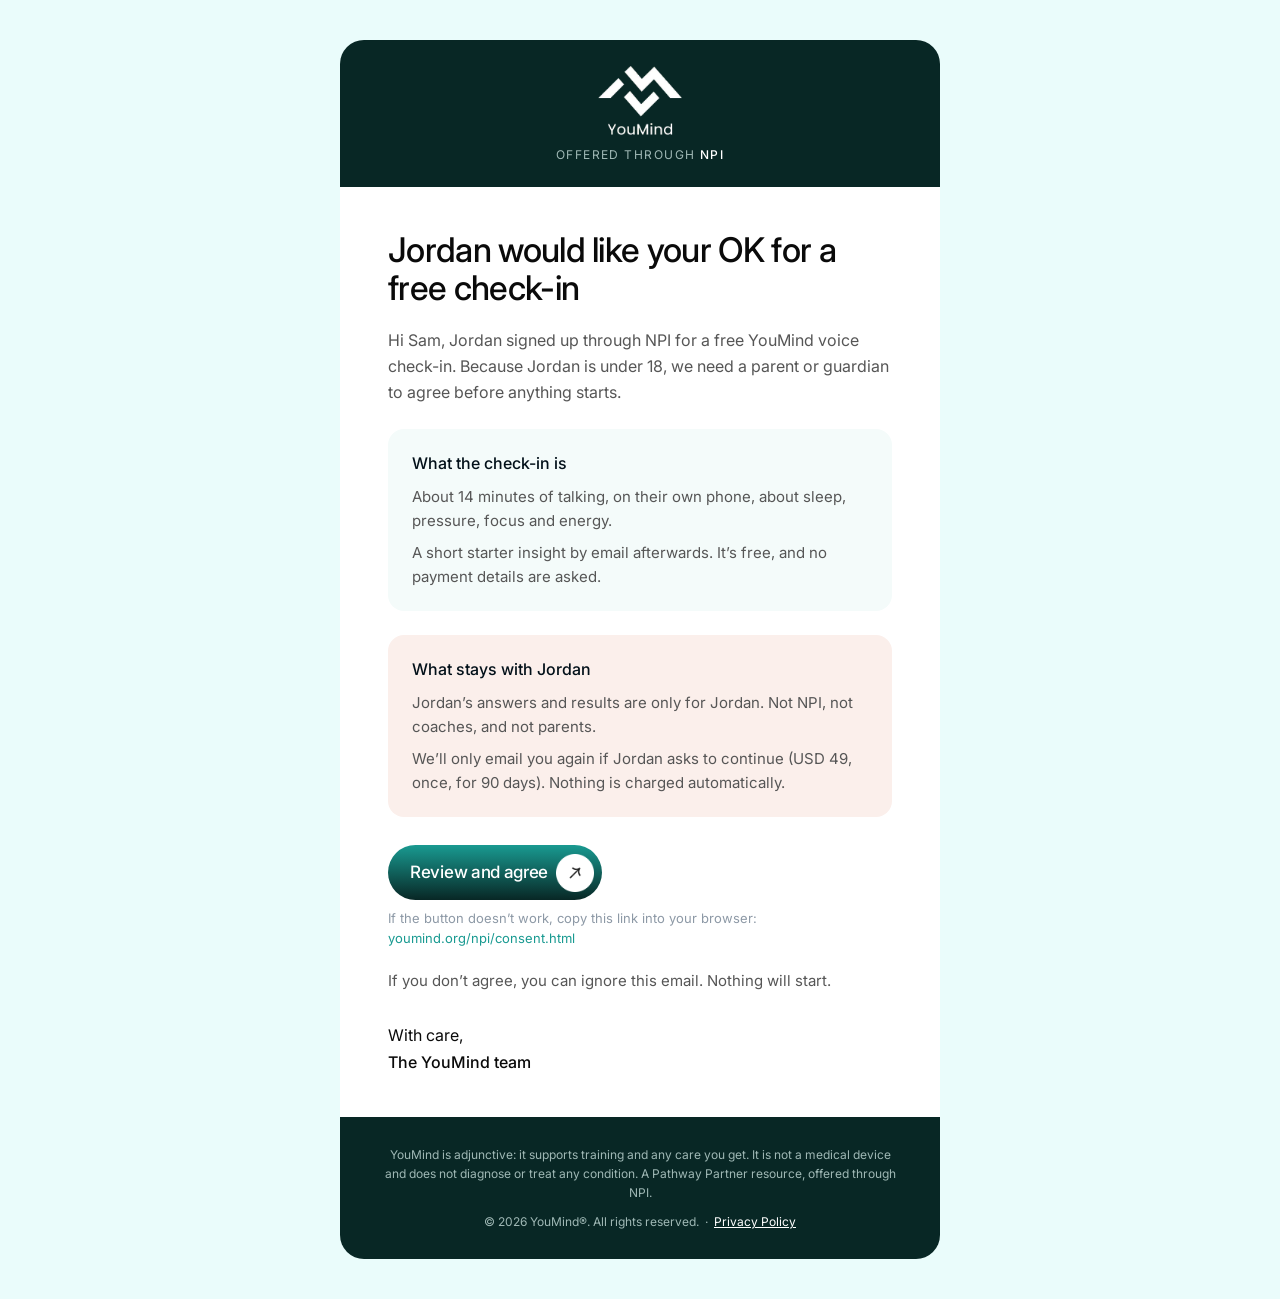
<file: emails/01-parent-consent.html>
<!DOCTYPE html>
<html lang="en">
<head>
  <meta charset="utf-8">
  <meta name="viewport" content="width=device-width, initial-scale=1">
  <meta name="x-apple-disable-message-reformatting">
  <title>Your OK for a free check-in · YouMind × NPI</title>
  <!-- Sample email (YouMind × NPI prototype). Before sending: absolute https URLs for the logo, button image and links. -->
  <link href="https://fonts.googleapis.com/css2?family=Inter:wght@400;500;700&display=swap" rel="stylesheet">
  <style>
    body { margin: 0; padding: 0; background: #eafcfb; }
    table { border-collapse: collapse; }
    img { border: 0; display: block; }
    a { text-decoration: none; }
    @media only screen and (max-width: 620px) {
      .wrap { width: 100% !important; }
      .pad { padding-left: 24px !important; padding-right: 24px !important; }
      .h1 { font-size: 28px !important; line-height: 32px !important; }
    }
  </style>
<meta name="robots" content="noindex">
</head>
<body style="margin:0;padding:0;background:#eafcfb;">
  <div style="display:none;max-height:0;overflow:hidden;opacity:0;color:#eafcfb;">Your athlete signed up through NPI. We need a parent’s OK before they start.</div>

  <table role="presentation" width="100%" cellpadding="0" cellspacing="0" style="background:#eafcfb;">
    <tr>
      <td align="center" style="padding:40px 16px;">

        <table role="presentation" class="wrap" width="600" cellpadding="0" cellspacing="0" style="width:600px;max-width:600px;">
          <tr>
            <td align="center" style="background:#082725;border-radius:24px 24px 0 0;padding:26px 40px 24px;">
              <img src="../assets/065c9eb59e0f98fd.png" width="84" alt="YouMind" style="margin:0 auto;width:84px;height:auto;">
              <p style="margin:12px 0 0;font-family:Inter,Arial,sans-serif;font-size:12px;line-height:16px;letter-spacing:0.12em;color:#9fb8b5;">OFFERED THROUGH <span style="color:#ffffff;font-weight:500;">NPI</span></p>
            </td>
          </tr>

          <tr>
            <td class="pad" style="background:#ffffff;padding:44px 48px 40px;font-family:Inter,Arial,sans-serif;">
              <h1 class="h1" style="margin:0 0 20px;font-size:34px;line-height:38px;font-weight:500;letter-spacing:-0.68px;color:#0a0a0a;"><span class="js-athlete">Jordan</span> would like your OK for a free check-in</h1>
<p style="margin:0 0 16px;font-size:16px;line-height:26px;font-weight:400;color:#565656;">Hi <span class="js-parent">Sam</span>, <span class="js-athlete">Jordan</span> signed up through NPI for a free YouMind voice check-in. Because <span class="js-athlete">Jordan</span> is under 18, we need a parent or guardian to agree before anything starts.</p>

              <table role="presentation" width="100%" cellpadding="0" cellspacing="0" style="margin:24px 0 8px;">
                <tr>
                  <td style="background:#f4fbfa;border-radius:16px;padding:22px 24px;font-family:Inter,Arial,sans-serif;">
                    <p style="margin:0 0 10px;font-size:16px;line-height:24px;font-weight:500;color:#021019;">What the check-in is</p>
                    <p style="margin:0 0 8px;font-size:15px;line-height:24px;font-weight:400;color:#565656;">About 14 minutes of talking, on their own phone, about sleep, pressure, focus and energy.</p>
                    <p style="margin:0 0 0px;font-size:15px;line-height:24px;font-weight:400;color:#565656;">A short starter insight by email afterwards. It’s free, and no payment details are asked.</p>
                  </td>
                </tr>
              </table>

              <table role="presentation" width="100%" cellpadding="0" cellspacing="0" style="margin:24px 0 8px;">
                <tr>
                  <td style="background:#fbefeb;border-radius:16px;padding:22px 24px;font-family:Inter,Arial,sans-serif;">
                    <p style="margin:0 0 10px;font-size:16px;line-height:24px;font-weight:500;color:#021019;">What stays with <span class="js-athlete">Jordan</span></p>
                    <p style="margin:0 0 8px;font-size:15px;line-height:24px;font-weight:400;color:#565656;"><span class="js-athlete">Jordan</span>’s answers and results are only for <span class="js-athlete">Jordan</span>. Not NPI, not coaches, and not parents.</p>
                    <p style="margin:0 0 0px;font-size:15px;line-height:24px;font-weight:400;color:#565656;">We’ll only email you again if <span class="js-athlete">Jordan</span> asks to continue (USD 49, once, for 90 days). Nothing is charged automatically.</p>
                  </td>
                </tr>
              </table>

              <table role="presentation" cellpadding="0" cellspacing="0" style="margin:28px 0 8px;">
                <tr>
                  <td style="border-radius:100px;background:#199a91;background-image:linear-gradient(180deg,#199a91 0%,#082725 100%);">
                    <a class="js-cta" href="../consent.html" style="display:inline-block;padding:8px 8px 8px 22px;font-family:Inter,Arial,sans-serif;font-size:17px;line-height:38px;font-weight:500;letter-spacing:-0.3px;color:#ffffff;text-decoration:none;">Review and agree&nbsp;&nbsp;<img src="arrow-circle.png" width="38" height="38" alt="" style="display:inline-block;vertical-align:middle;border:0;"></a>
                  </td>
                </tr>
              </table>
              <p style="margin:8px 0 0;font-size:13px;line-height:20px;color:#8d99a6;">If the button doesn’t work, copy this link into your browser:<br><span class="js-link" style="color:#199a91;word-break:break-all;">youmind.org/npi/…</span></p>
<p style="margin:0 0 16px;font-size:16px;line-height:26px;font-weight:400;color:#565656;margin:20px 0 0;font-size:15px;">If you don’t agree, you can ignore this email. Nothing will start.</p>
              <p style="margin:28px 0 0;font-size:16px;line-height:1.7;color:#0a0a0a;">With care,<br><strong style="font-weight:500;">The YouMind team</strong></p>
            </td>
          </tr>

          <tr>
            <td class="pad" align="center" style="background:#082725;border-radius:0 0 24px 24px;padding:28px 40px;font-family:Inter,Arial,sans-serif;">
              <p style="margin:0 0 10px;font-size:12px;line-height:1.6;color:#9fb8b5;">YouMind is adjunctive: it supports training and any care you get. It is not a medical device and does not diagnose or treat any condition. A Pathway Partner resource, offered through NPI.</p>
              <p style="margin:0;font-size:12px;line-height:1.6;color:#9fb8b5;">&copy; 2026 YouMind&reg;. All rights reserved. &nbsp;·&nbsp; <a href="https://youmind.org/terms-of-use-and-privacy-policy/" style="color:#ffffff;text-decoration:underline;">Privacy Policy</a></p>
            </td>
          </tr>
        </table>

      </td>
    </tr>
  </table>
  <script>
    (function () {
      var p = new URLSearchParams(location.search);
      var athlete = (p.get('athlete') || '').trim(), parent = (p.get('parent') || '').trim();
      if (athlete) document.querySelectorAll('.js-athlete').forEach(function (n) { n.textContent = athlete.split(' ')[0]; });
      if (parent) document.querySelectorAll('.js-parent').forEach(function (n) { n.textContent = parent.split(' ')[0]; });
      if (parent) document.querySelectorAll('.js-parent-full').forEach(function (n) { n.textContent = parent; });
      document.querySelectorAll('a.js-cta').forEach(function (a) {
        var href = a.getAttribute('href');
        if (location.search && href.indexOf('?') < 0) { var parts = href.split('#'); a.setAttribute('href', parts[0] + location.search + (parts[1] ? '#' + parts[1] : '')); }
        var label = document.querySelector('.js-link'); if (label) label.textContent = 'youmind.org/npi/' + a.getAttribute('href').replace(/^\.\.\//, '').split('?')[0];
      });
    })();
  </script>
</body>
</html>
</file>
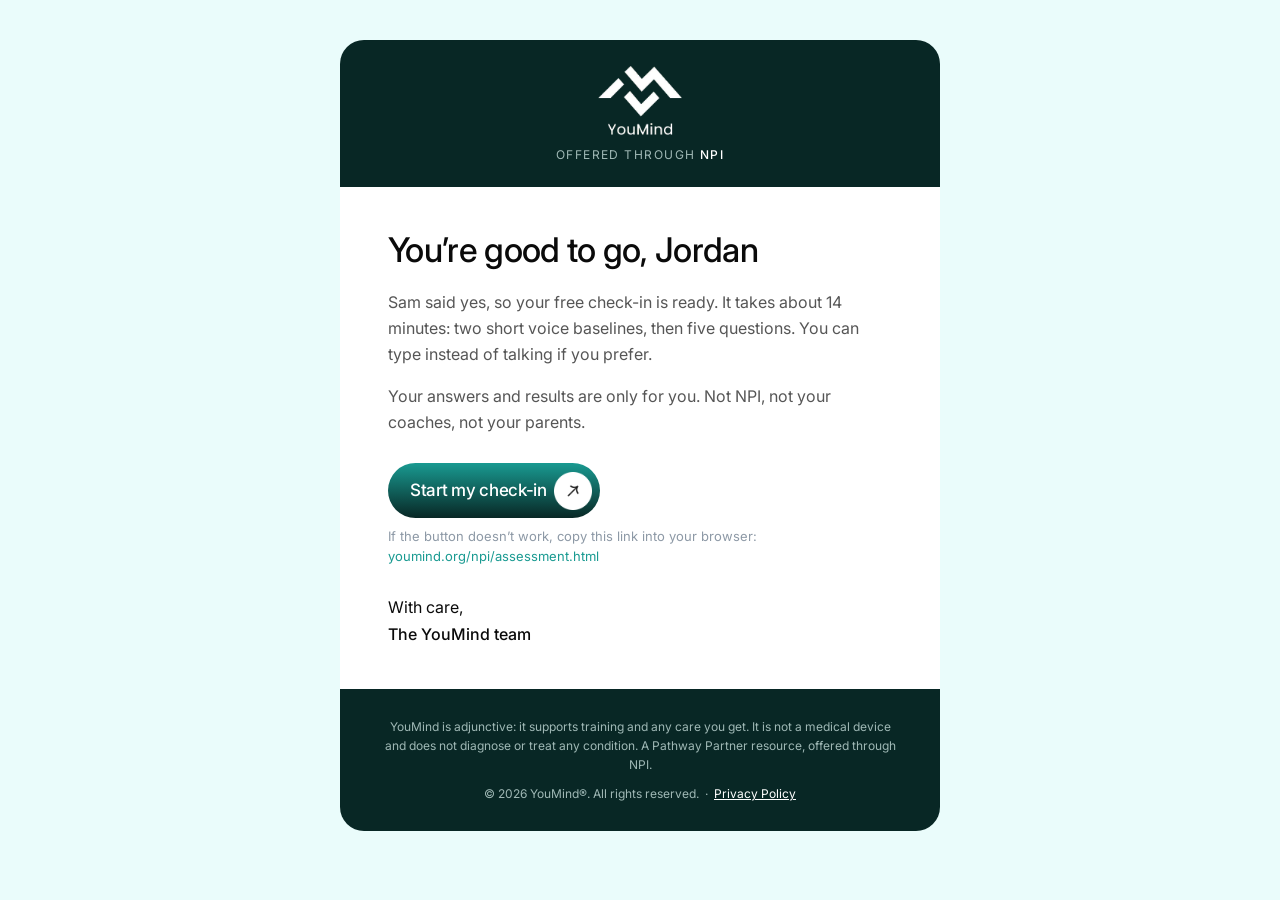
<file: emails/02-athlete-cleared.html>
<!DOCTYPE html>
<html lang="en">
<head>
  <meta charset="utf-8">
  <meta name="viewport" content="width=device-width, initial-scale=1">
  <meta name="x-apple-disable-message-reformatting">
  <title>You’re good to go · YouMind × NPI</title>
  <!-- Sample email (YouMind × NPI prototype). Before sending: absolute https URLs for the logo, button image and links. -->
  <link href="https://fonts.googleapis.com/css2?family=Inter:wght@400;500;700&display=swap" rel="stylesheet">
  <style>
    body { margin: 0; padding: 0; background: #eafcfb; }
    table { border-collapse: collapse; }
    img { border: 0; display: block; }
    a { text-decoration: none; }
    @media only screen and (max-width: 620px) {
      .wrap { width: 100% !important; }
      .pad { padding-left: 24px !important; padding-right: 24px !important; }
      .h1 { font-size: 28px !important; line-height: 32px !important; }
    }
  </style>
<meta name="robots" content="noindex">
</head>
<body style="margin:0;padding:0;background:#eafcfb;">
  <div style="display:none;max-height:0;overflow:hidden;opacity:0;color:#eafcfb;">Your parent said yes. Your free check-in is ready when you are.</div>

  <table role="presentation" width="100%" cellpadding="0" cellspacing="0" style="background:#eafcfb;">
    <tr>
      <td align="center" style="padding:40px 16px;">

        <table role="presentation" class="wrap" width="600" cellpadding="0" cellspacing="0" style="width:600px;max-width:600px;">
          <tr>
            <td align="center" style="background:#082725;border-radius:24px 24px 0 0;padding:26px 40px 24px;">
              <img src="../assets/065c9eb59e0f98fd.png" width="84" alt="YouMind" style="margin:0 auto;width:84px;height:auto;">
              <p style="margin:12px 0 0;font-family:Inter,Arial,sans-serif;font-size:12px;line-height:16px;letter-spacing:0.12em;color:#9fb8b5;">OFFERED THROUGH <span style="color:#ffffff;font-weight:500;">NPI</span></p>
            </td>
          </tr>

          <tr>
            <td class="pad" style="background:#ffffff;padding:44px 48px 40px;font-family:Inter,Arial,sans-serif;">
              <h1 class="h1" style="margin:0 0 20px;font-size:34px;line-height:38px;font-weight:500;letter-spacing:-0.68px;color:#0a0a0a;">You’re good to go, <span class="js-athlete">Jordan</span></h1>
<p style="margin:0 0 16px;font-size:16px;line-height:26px;font-weight:400;color:#565656;"><span class="js-parent">Sam</span> said yes, so your free check-in is ready. It takes about 14 minutes: two short voice baselines, then five questions. You can type instead of talking if you prefer.</p>
<p style="margin:0 0 16px;font-size:16px;line-height:26px;font-weight:400;color:#565656;">Your answers and results are only for you. Not NPI, not your coaches, not your parents.</p>

              <table role="presentation" cellpadding="0" cellspacing="0" style="margin:28px 0 8px;">
                <tr>
                  <td style="border-radius:100px;background:#199a91;background-image:linear-gradient(180deg,#199a91 0%,#082725 100%);">
                    <a class="js-cta" href="../assessment.html?cleared=1" style="display:inline-block;padding:8px 8px 8px 22px;font-family:Inter,Arial,sans-serif;font-size:17px;line-height:38px;font-weight:500;letter-spacing:-0.3px;color:#ffffff;text-decoration:none;">Start my check-in&nbsp;&nbsp;<img src="arrow-circle.png" width="38" height="38" alt="" style="display:inline-block;vertical-align:middle;border:0;"></a>
                  </td>
                </tr>
              </table>
              <p style="margin:8px 0 0;font-size:13px;line-height:20px;color:#8d99a6;">If the button doesn’t work, copy this link into your browser:<br><span class="js-link" style="color:#199a91;word-break:break-all;">youmind.org/npi/…</span></p>
              <p style="margin:28px 0 0;font-size:16px;line-height:1.7;color:#0a0a0a;">With care,<br><strong style="font-weight:500;">The YouMind team</strong></p>
            </td>
          </tr>

          <tr>
            <td class="pad" align="center" style="background:#082725;border-radius:0 0 24px 24px;padding:28px 40px;font-family:Inter,Arial,sans-serif;">
              <p style="margin:0 0 10px;font-size:12px;line-height:1.6;color:#9fb8b5;">YouMind is adjunctive: it supports training and any care you get. It is not a medical device and does not diagnose or treat any condition. A Pathway Partner resource, offered through NPI.</p>
              <p style="margin:0;font-size:12px;line-height:1.6;color:#9fb8b5;">&copy; 2026 YouMind&reg;. All rights reserved. &nbsp;·&nbsp; <a href="https://youmind.org/terms-of-use-and-privacy-policy/" style="color:#ffffff;text-decoration:underline;">Privacy Policy</a></p>
            </td>
          </tr>
        </table>

      </td>
    </tr>
  </table>
  <script>
    (function () {
      var p = new URLSearchParams(location.search);
      var athlete = (p.get('athlete') || '').trim(), parent = (p.get('parent') || '').trim();
      if (athlete) document.querySelectorAll('.js-athlete').forEach(function (n) { n.textContent = athlete.split(' ')[0]; });
      if (parent) document.querySelectorAll('.js-parent').forEach(function (n) { n.textContent = parent.split(' ')[0]; });
      if (parent) document.querySelectorAll('.js-parent-full').forEach(function (n) { n.textContent = parent; });
      document.querySelectorAll('a.js-cta').forEach(function (a) {
        var href = a.getAttribute('href');
        if (location.search && href.indexOf('?') < 0) { var parts = href.split('#'); a.setAttribute('href', parts[0] + location.search + (parts[1] ? '#' + parts[1] : '')); }
        var label = document.querySelector('.js-link'); if (label) label.textContent = 'youmind.org/npi/' + a.getAttribute('href').replace(/^\.\.\//, '').split('?')[0];
      });
    })();
  </script>
</body>
</html>
</file>
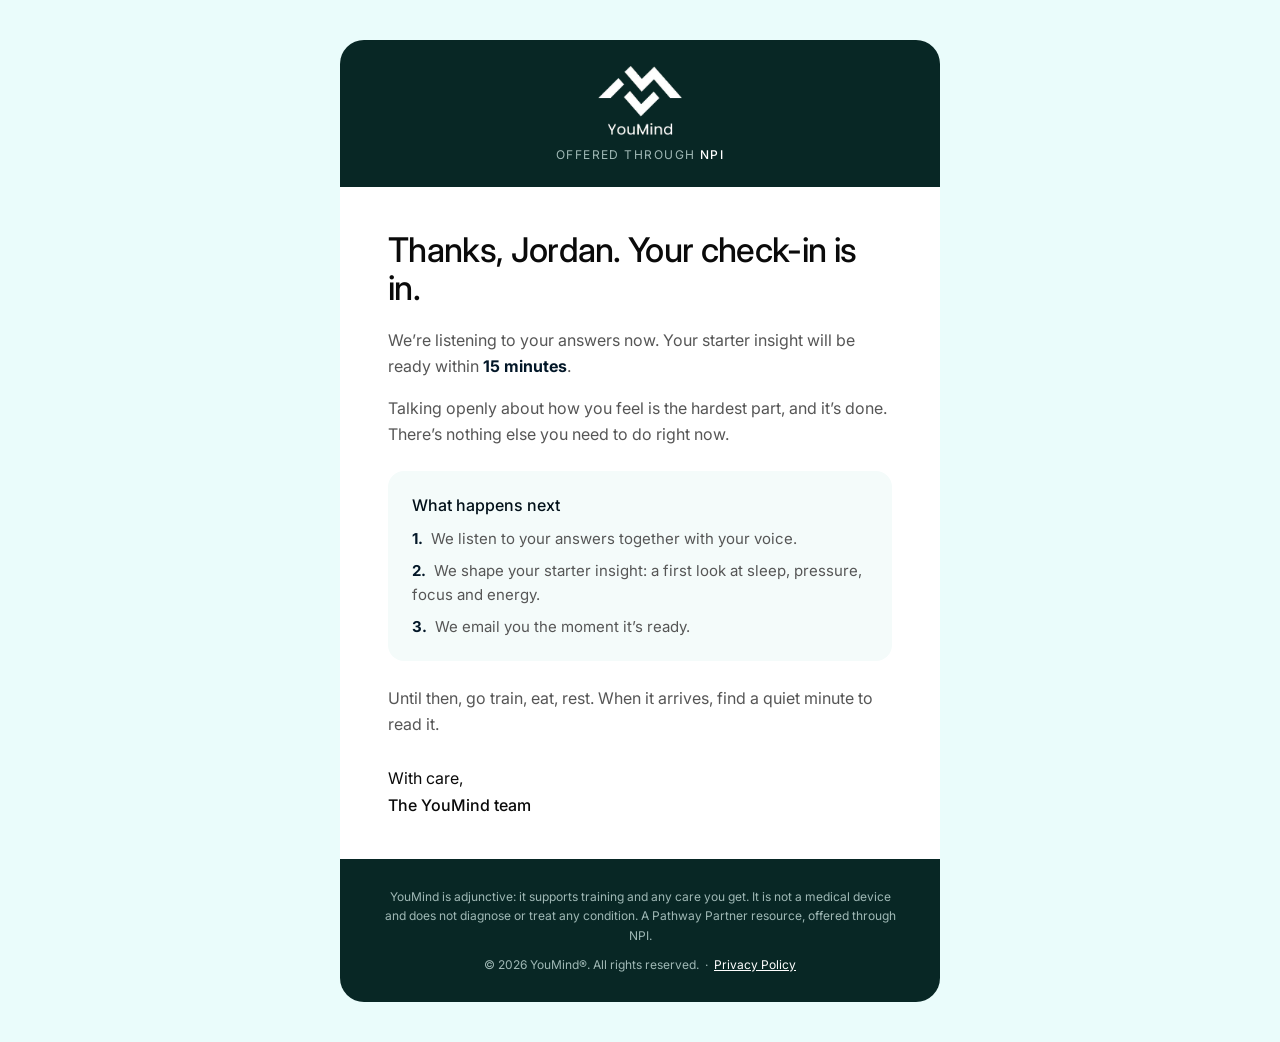
<file: emails/03-assessment-received.html>
<!DOCTYPE html>
<html lang="en">
<head>
  <meta charset="utf-8">
  <meta name="viewport" content="width=device-width, initial-scale=1">
  <meta name="x-apple-disable-message-reformatting">
  <title>Your check-in is in · YouMind × NPI</title>
  <!-- Sample email (YouMind × NPI prototype). Before sending: absolute https URLs for the logo, button image and links. -->
  <link href="https://fonts.googleapis.com/css2?family=Inter:wght@400;500;700&display=swap" rel="stylesheet">
  <style>
    body { margin: 0; padding: 0; background: #eafcfb; }
    table { border-collapse: collapse; }
    img { border: 0; display: block; }
    a { text-decoration: none; }
    @media only screen and (max-width: 620px) {
      .wrap { width: 100% !important; }
      .pad { padding-left: 24px !important; padding-right: 24px !important; }
      .h1 { font-size: 28px !important; line-height: 32px !important; }
    }
  </style>
<meta name="robots" content="noindex">
</head>
<body style="margin:0;padding:0;background:#eafcfb;">
  <div style="display:none;max-height:0;overflow:hidden;opacity:0;color:#eafcfb;">Your starter insight will be ready within 15 minutes.</div>

  <table role="presentation" width="100%" cellpadding="0" cellspacing="0" style="background:#eafcfb;">
    <tr>
      <td align="center" style="padding:40px 16px;">

        <table role="presentation" class="wrap" width="600" cellpadding="0" cellspacing="0" style="width:600px;max-width:600px;">
          <tr>
            <td align="center" style="background:#082725;border-radius:24px 24px 0 0;padding:26px 40px 24px;">
              <img src="../assets/065c9eb59e0f98fd.png" width="84" alt="YouMind" style="margin:0 auto;width:84px;height:auto;">
              <p style="margin:12px 0 0;font-family:Inter,Arial,sans-serif;font-size:12px;line-height:16px;letter-spacing:0.12em;color:#9fb8b5;">OFFERED THROUGH <span style="color:#ffffff;font-weight:500;">NPI</span></p>
            </td>
          </tr>

          <tr>
            <td class="pad" style="background:#ffffff;padding:44px 48px 40px;font-family:Inter,Arial,sans-serif;">
              <h1 class="h1" style="margin:0 0 20px;font-size:34px;line-height:38px;font-weight:500;letter-spacing:-0.68px;color:#0a0a0a;">Thanks, <span class="js-athlete">Jordan</span>. Your check-in is in.</h1>
<p style="margin:0 0 16px;font-size:16px;line-height:26px;font-weight:400;color:#565656;">We’re listening to your answers now. Your starter insight will be ready within <strong style="font-weight:700;color:#031728;">15 minutes</strong>.</p>
<p style="margin:0 0 16px;font-size:16px;line-height:26px;font-weight:400;color:#565656;">Talking openly about how you feel is the hardest part, and it’s done. There’s nothing else you need to do right now.</p>

              <table role="presentation" width="100%" cellpadding="0" cellspacing="0" style="margin:24px 0 8px;">
                <tr>
                  <td style="background:#f4fbfa;border-radius:16px;padding:22px 24px;font-family:Inter,Arial,sans-serif;">
                    <p style="margin:0 0 10px;font-size:16px;line-height:24px;font-weight:500;color:#021019;">What happens next</p>
                    <p style="margin:0 0 8px;font-size:15px;line-height:24px;font-weight:400;color:#565656;"><strong style="font-weight:700;color:#031728;">1.</strong>&nbsp; We listen to your answers together with your voice.</p>
                    <p style="margin:0 0 8px;font-size:15px;line-height:24px;font-weight:400;color:#565656;"><strong style="font-weight:700;color:#031728;">2.</strong>&nbsp; We shape your starter insight: a first look at sleep, pressure, focus and energy.</p>
                    <p style="margin:0 0 0px;font-size:15px;line-height:24px;font-weight:400;color:#565656;"><strong style="font-weight:700;color:#031728;">3.</strong>&nbsp; We email you the moment it’s ready.</p>
                  </td>
                </tr>
              </table>
<p style="margin:0 0 16px;font-size:16px;line-height:26px;font-weight:400;color:#565656;margin:24px 0 0;">Until then, go train, eat, rest. When it arrives, find a quiet minute to read it.</p>
              <p style="margin:28px 0 0;font-size:16px;line-height:1.7;color:#0a0a0a;">With care,<br><strong style="font-weight:500;">The YouMind team</strong></p>
            </td>
          </tr>

          <tr>
            <td class="pad" align="center" style="background:#082725;border-radius:0 0 24px 24px;padding:28px 40px;font-family:Inter,Arial,sans-serif;">
              <p style="margin:0 0 10px;font-size:12px;line-height:1.6;color:#9fb8b5;">YouMind is adjunctive: it supports training and any care you get. It is not a medical device and does not diagnose or treat any condition. A Pathway Partner resource, offered through NPI.</p>
              <p style="margin:0;font-size:12px;line-height:1.6;color:#9fb8b5;">&copy; 2026 YouMind&reg;. All rights reserved. &nbsp;·&nbsp; <a href="https://youmind.org/terms-of-use-and-privacy-policy/" style="color:#ffffff;text-decoration:underline;">Privacy Policy</a></p>
            </td>
          </tr>
        </table>

      </td>
    </tr>
  </table>
  <script>
    (function () {
      var p = new URLSearchParams(location.search);
      var athlete = (p.get('athlete') || '').trim(), parent = (p.get('parent') || '').trim();
      if (athlete) document.querySelectorAll('.js-athlete').forEach(function (n) { n.textContent = athlete.split(' ')[0]; });
      if (parent) document.querySelectorAll('.js-parent').forEach(function (n) { n.textContent = parent.split(' ')[0]; });
      if (parent) document.querySelectorAll('.js-parent-full').forEach(function (n) { n.textContent = parent; });
      document.querySelectorAll('a.js-cta').forEach(function (a) {
        var href = a.getAttribute('href');
        if (location.search && href.indexOf('?') < 0) { var parts = href.split('#'); a.setAttribute('href', parts[0] + location.search + (parts[1] ? '#' + parts[1] : '')); }
        var label = document.querySelector('.js-link'); if (label) label.textContent = 'youmind.org/npi/' + a.getAttribute('href').replace(/^\.\.\//, '').split('?')[0];
      });
    })();
  </script>
</body>
</html>
</file>
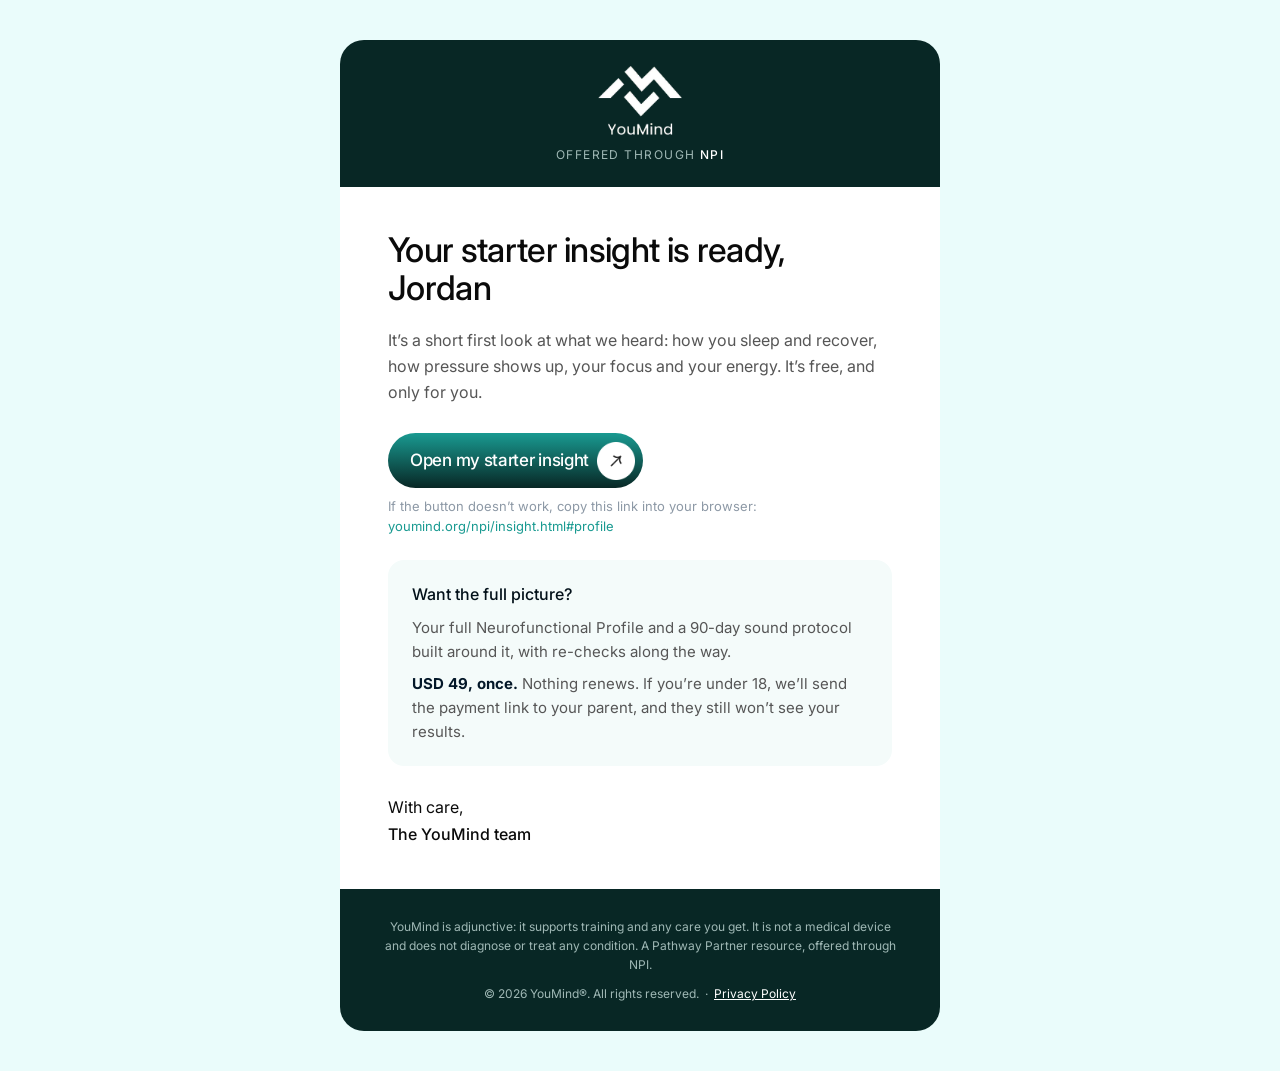
<file: emails/04-starter-insight-ready.html>
<!DOCTYPE html>
<html lang="en">
<head>
  <meta charset="utf-8">
  <meta name="viewport" content="width=device-width, initial-scale=1">
  <meta name="x-apple-disable-message-reformatting">
  <title>Your starter insight is ready · YouMind × NPI</title>
  <!-- Sample email (YouMind × NPI prototype). Before sending: absolute https URLs for the logo, button image and links. -->
  <link href="https://fonts.googleapis.com/css2?family=Inter:wght@400;500;700&display=swap" rel="stylesheet">
  <style>
    body { margin: 0; padding: 0; background: #eafcfb; }
    table { border-collapse: collapse; }
    img { border: 0; display: block; }
    a { text-decoration: none; }
    @media only screen and (max-width: 620px) {
      .wrap { width: 100% !important; }
      .pad { padding-left: 24px !important; padding-right: 24px !important; }
      .h1 { font-size: 28px !important; line-height: 32px !important; }
    }
  </style>
<meta name="robots" content="noindex">
</head>
<body style="margin:0;padding:0;background:#eafcfb;">
  <div style="display:none;max-height:0;overflow:hidden;opacity:0;color:#eafcfb;">A first look at what we heard. Free, and only for you.</div>

  <table role="presentation" width="100%" cellpadding="0" cellspacing="0" style="background:#eafcfb;">
    <tr>
      <td align="center" style="padding:40px 16px;">

        <table role="presentation" class="wrap" width="600" cellpadding="0" cellspacing="0" style="width:600px;max-width:600px;">
          <tr>
            <td align="center" style="background:#082725;border-radius:24px 24px 0 0;padding:26px 40px 24px;">
              <img src="../assets/065c9eb59e0f98fd.png" width="84" alt="YouMind" style="margin:0 auto;width:84px;height:auto;">
              <p style="margin:12px 0 0;font-family:Inter,Arial,sans-serif;font-size:12px;line-height:16px;letter-spacing:0.12em;color:#9fb8b5;">OFFERED THROUGH <span style="color:#ffffff;font-weight:500;">NPI</span></p>
            </td>
          </tr>

          <tr>
            <td class="pad" style="background:#ffffff;padding:44px 48px 40px;font-family:Inter,Arial,sans-serif;">
              <h1 class="h1" style="margin:0 0 20px;font-size:34px;line-height:38px;font-weight:500;letter-spacing:-0.68px;color:#0a0a0a;">Your starter insight is ready, <span class="js-athlete">Jordan</span></h1>
<p style="margin:0 0 16px;font-size:16px;line-height:26px;font-weight:400;color:#565656;">It’s a short first look at what we heard: how you sleep and recover, how pressure shows up, your focus and your energy. It’s free, and only for you.</p>

              <table role="presentation" cellpadding="0" cellspacing="0" style="margin:28px 0 8px;">
                <tr>
                  <td style="border-radius:100px;background:#199a91;background-image:linear-gradient(180deg,#199a91 0%,#082725 100%);">
                    <a class="js-cta" href="../insight.html#profile" style="display:inline-block;padding:8px 8px 8px 22px;font-family:Inter,Arial,sans-serif;font-size:17px;line-height:38px;font-weight:500;letter-spacing:-0.3px;color:#ffffff;text-decoration:none;">Open my starter insight&nbsp;&nbsp;<img src="arrow-circle.png" width="38" height="38" alt="" style="display:inline-block;vertical-align:middle;border:0;"></a>
                  </td>
                </tr>
              </table>
              <p style="margin:8px 0 0;font-size:13px;line-height:20px;color:#8d99a6;">If the button doesn’t work, copy this link into your browser:<br><span class="js-link" style="color:#199a91;word-break:break-all;">youmind.org/npi/…</span></p>

              <table role="presentation" width="100%" cellpadding="0" cellspacing="0" style="margin:24px 0 8px;">
                <tr>
                  <td style="background:#f4fbfa;border-radius:16px;padding:22px 24px;font-family:Inter,Arial,sans-serif;">
                    <p style="margin:0 0 10px;font-size:16px;line-height:24px;font-weight:500;color:#021019;">Want the full picture?</p>
                    <p style="margin:0 0 8px;font-size:15px;line-height:24px;font-weight:400;color:#565656;">Your full Neurofunctional Profile and a 90-day sound protocol built around it, with re-checks along the way.</p>
                    <p style="margin:0 0 0px;font-size:15px;line-height:24px;font-weight:400;color:#565656;"><strong style="font-weight:700;color:#031728;">USD 49, once.</strong> Nothing renews. If you’re under 18, we’ll send the payment link to your parent, and they still won’t see your results.</p>
                  </td>
                </tr>
              </table>
              <p style="margin:28px 0 0;font-size:16px;line-height:1.7;color:#0a0a0a;">With care,<br><strong style="font-weight:500;">The YouMind team</strong></p>
            </td>
          </tr>

          <tr>
            <td class="pad" align="center" style="background:#082725;border-radius:0 0 24px 24px;padding:28px 40px;font-family:Inter,Arial,sans-serif;">
              <p style="margin:0 0 10px;font-size:12px;line-height:1.6;color:#9fb8b5;">YouMind is adjunctive: it supports training and any care you get. It is not a medical device and does not diagnose or treat any condition. A Pathway Partner resource, offered through NPI.</p>
              <p style="margin:0;font-size:12px;line-height:1.6;color:#9fb8b5;">&copy; 2026 YouMind&reg;. All rights reserved. &nbsp;·&nbsp; <a href="https://youmind.org/terms-of-use-and-privacy-policy/" style="color:#ffffff;text-decoration:underline;">Privacy Policy</a></p>
            </td>
          </tr>
        </table>

      </td>
    </tr>
  </table>
  <script>
    (function () {
      var p = new URLSearchParams(location.search);
      var athlete = (p.get('athlete') || '').trim(), parent = (p.get('parent') || '').trim();
      if (athlete) document.querySelectorAll('.js-athlete').forEach(function (n) { n.textContent = athlete.split(' ')[0]; });
      if (parent) document.querySelectorAll('.js-parent').forEach(function (n) { n.textContent = parent.split(' ')[0]; });
      if (parent) document.querySelectorAll('.js-parent-full').forEach(function (n) { n.textContent = parent; });
      document.querySelectorAll('a.js-cta').forEach(function (a) {
        var href = a.getAttribute('href');
        if (location.search && href.indexOf('?') < 0) { var parts = href.split('#'); a.setAttribute('href', parts[0] + location.search + (parts[1] ? '#' + parts[1] : '')); }
        var label = document.querySelector('.js-link'); if (label) label.textContent = 'youmind.org/npi/' + a.getAttribute('href').replace(/^\.\.\//, '').split('?')[0];
      });
    })();
  </script>
</body>
</html>
</file>
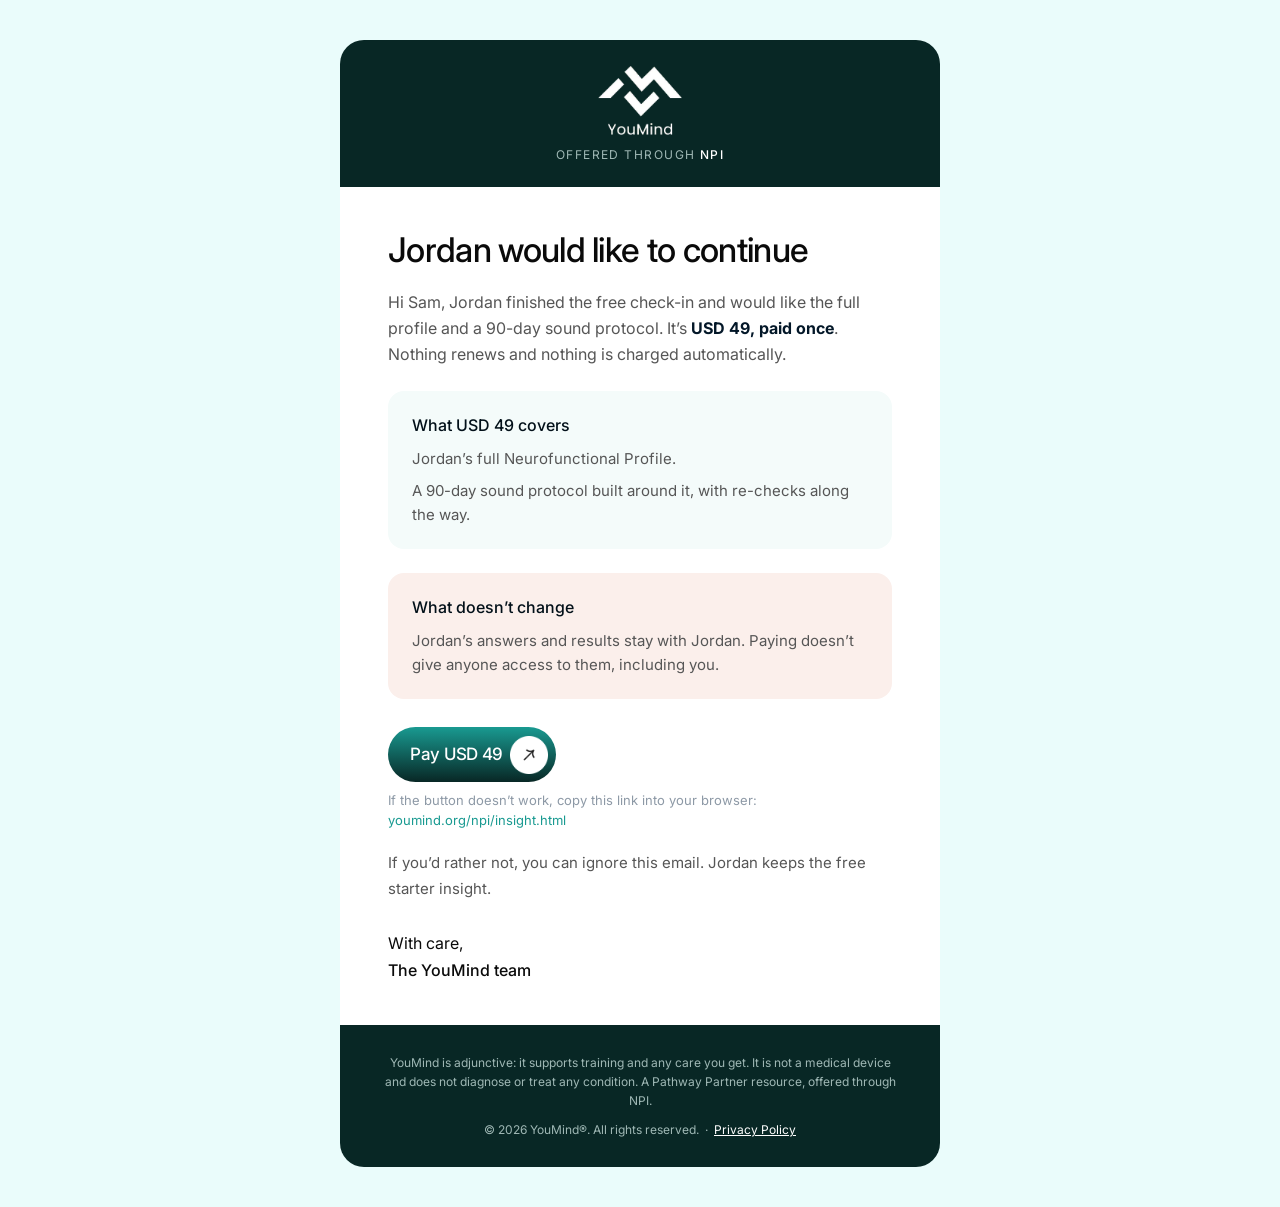
<file: emails/05-parent-payment.html>
<!DOCTYPE html>
<html lang="en">
<head>
  <meta charset="utf-8">
  <meta name="viewport" content="width=device-width, initial-scale=1">
  <meta name="x-apple-disable-message-reformatting">
  <title>A request to continue · YouMind × NPI</title>
  <!-- Sample email (YouMind × NPI prototype). Before sending: absolute https URLs for the logo, button image and links. -->
  <link href="https://fonts.googleapis.com/css2?family=Inter:wght@400;500;700&display=swap" rel="stylesheet">
  <style>
    body { margin: 0; padding: 0; background: #eafcfb; }
    table { border-collapse: collapse; }
    img { border: 0; display: block; }
    a { text-decoration: none; }
    @media only screen and (max-width: 620px) {
      .wrap { width: 100% !important; }
      .pad { padding-left: 24px !important; padding-right: 24px !important; }
      .h1 { font-size: 28px !important; line-height: 32px !important; }
    }
  </style>
<meta name="robots" content="noindex">
</head>
<body style="margin:0;padding:0;background:#eafcfb;">
  <div style="display:none;max-height:0;overflow:hidden;opacity:0;color:#eafcfb;">Your athlete would like the full profile and 90-day protocol. USD 49, once.</div>

  <table role="presentation" width="100%" cellpadding="0" cellspacing="0" style="background:#eafcfb;">
    <tr>
      <td align="center" style="padding:40px 16px;">

        <table role="presentation" class="wrap" width="600" cellpadding="0" cellspacing="0" style="width:600px;max-width:600px;">
          <tr>
            <td align="center" style="background:#082725;border-radius:24px 24px 0 0;padding:26px 40px 24px;">
              <img src="../assets/065c9eb59e0f98fd.png" width="84" alt="YouMind" style="margin:0 auto;width:84px;height:auto;">
              <p style="margin:12px 0 0;font-family:Inter,Arial,sans-serif;font-size:12px;line-height:16px;letter-spacing:0.12em;color:#9fb8b5;">OFFERED THROUGH <span style="color:#ffffff;font-weight:500;">NPI</span></p>
            </td>
          </tr>

          <tr>
            <td class="pad" style="background:#ffffff;padding:44px 48px 40px;font-family:Inter,Arial,sans-serif;">
              <h1 class="h1" style="margin:0 0 20px;font-size:34px;line-height:38px;font-weight:500;letter-spacing:-0.68px;color:#0a0a0a;"><span class="js-athlete">Jordan</span> would like to continue</h1>
<p style="margin:0 0 16px;font-size:16px;line-height:26px;font-weight:400;color:#565656;">Hi <span class="js-parent">Sam</span>, <span class="js-athlete">Jordan</span> finished the free check-in and would like the full profile and a 90-day sound protocol. It’s <strong style="font-weight:700;color:#031728;">USD 49, paid once</strong>. Nothing renews and nothing is charged automatically.</p>

              <table role="presentation" width="100%" cellpadding="0" cellspacing="0" style="margin:24px 0 8px;">
                <tr>
                  <td style="background:#f4fbfa;border-radius:16px;padding:22px 24px;font-family:Inter,Arial,sans-serif;">
                    <p style="margin:0 0 10px;font-size:16px;line-height:24px;font-weight:500;color:#021019;">What USD 49 covers</p>
                    <p style="margin:0 0 8px;font-size:15px;line-height:24px;font-weight:400;color:#565656;"><span class="js-athlete">Jordan</span>’s full Neurofunctional Profile.</p>
                    <p style="margin:0 0 0px;font-size:15px;line-height:24px;font-weight:400;color:#565656;">A 90-day sound protocol built around it, with re-checks along the way.</p>
                  </td>
                </tr>
              </table>

              <table role="presentation" width="100%" cellpadding="0" cellspacing="0" style="margin:24px 0 8px;">
                <tr>
                  <td style="background:#fbefeb;border-radius:16px;padding:22px 24px;font-family:Inter,Arial,sans-serif;">
                    <p style="margin:0 0 10px;font-size:16px;line-height:24px;font-weight:500;color:#021019;">What doesn’t change</p>
                    <p style="margin:0 0 0px;font-size:15px;line-height:24px;font-weight:400;color:#565656;"><span class="js-athlete">Jordan</span>’s answers and results stay with <span class="js-athlete">Jordan</span>. Paying doesn’t give anyone access to them, including you.</p>
                  </td>
                </tr>
              </table>

              <table role="presentation" cellpadding="0" cellspacing="0" style="margin:28px 0 8px;">
                <tr>
                  <td style="border-radius:100px;background:#199a91;background-image:linear-gradient(180deg,#199a91 0%,#082725 100%);">
                    <a class="js-cta" href="../insight.html?paid=1&payer=parent" style="display:inline-block;padding:8px 8px 8px 22px;font-family:Inter,Arial,sans-serif;font-size:17px;line-height:38px;font-weight:500;letter-spacing:-0.3px;color:#ffffff;text-decoration:none;">Pay USD 49&nbsp;&nbsp;<img src="arrow-circle.png" width="38" height="38" alt="" style="display:inline-block;vertical-align:middle;border:0;"></a>
                  </td>
                </tr>
              </table>
              <p style="margin:8px 0 0;font-size:13px;line-height:20px;color:#8d99a6;">If the button doesn’t work, copy this link into your browser:<br><span class="js-link" style="color:#199a91;word-break:break-all;">youmind.org/npi/…</span></p>
<p style="margin:0 0 16px;font-size:16px;line-height:26px;font-weight:400;color:#565656;margin:20px 0 0;font-size:15px;">If you’d rather not, you can ignore this email. <span class="js-athlete">Jordan</span> keeps the free starter insight.</p>
              <p style="margin:28px 0 0;font-size:16px;line-height:1.7;color:#0a0a0a;">With care,<br><strong style="font-weight:500;">The YouMind team</strong></p>
            </td>
          </tr>

          <tr>
            <td class="pad" align="center" style="background:#082725;border-radius:0 0 24px 24px;padding:28px 40px;font-family:Inter,Arial,sans-serif;">
              <p style="margin:0 0 10px;font-size:12px;line-height:1.6;color:#9fb8b5;">YouMind is adjunctive: it supports training and any care you get. It is not a medical device and does not diagnose or treat any condition. A Pathway Partner resource, offered through NPI.</p>
              <p style="margin:0;font-size:12px;line-height:1.6;color:#9fb8b5;">&copy; 2026 YouMind&reg;. All rights reserved. &nbsp;·&nbsp; <a href="https://youmind.org/terms-of-use-and-privacy-policy/" style="color:#ffffff;text-decoration:underline;">Privacy Policy</a></p>
            </td>
          </tr>
        </table>

      </td>
    </tr>
  </table>
  <script>
    (function () {
      var p = new URLSearchParams(location.search);
      var athlete = (p.get('athlete') || '').trim(), parent = (p.get('parent') || '').trim();
      if (athlete) document.querySelectorAll('.js-athlete').forEach(function (n) { n.textContent = athlete.split(' ')[0]; });
      if (parent) document.querySelectorAll('.js-parent').forEach(function (n) { n.textContent = parent.split(' ')[0]; });
      if (parent) document.querySelectorAll('.js-parent-full').forEach(function (n) { n.textContent = parent; });
      document.querySelectorAll('a.js-cta').forEach(function (a) {
        var href = a.getAttribute('href');
        if (location.search && href.indexOf('?') < 0) { var parts = href.split('#'); a.setAttribute('href', parts[0] + location.search + (parts[1] ? '#' + parts[1] : '')); }
        var label = document.querySelector('.js-link'); if (label) label.textContent = 'youmind.org/npi/' + a.getAttribute('href').replace(/^\.\.\//, '').split('?')[0];
      });
    })();
  </script>
</body>
</html>
</file>
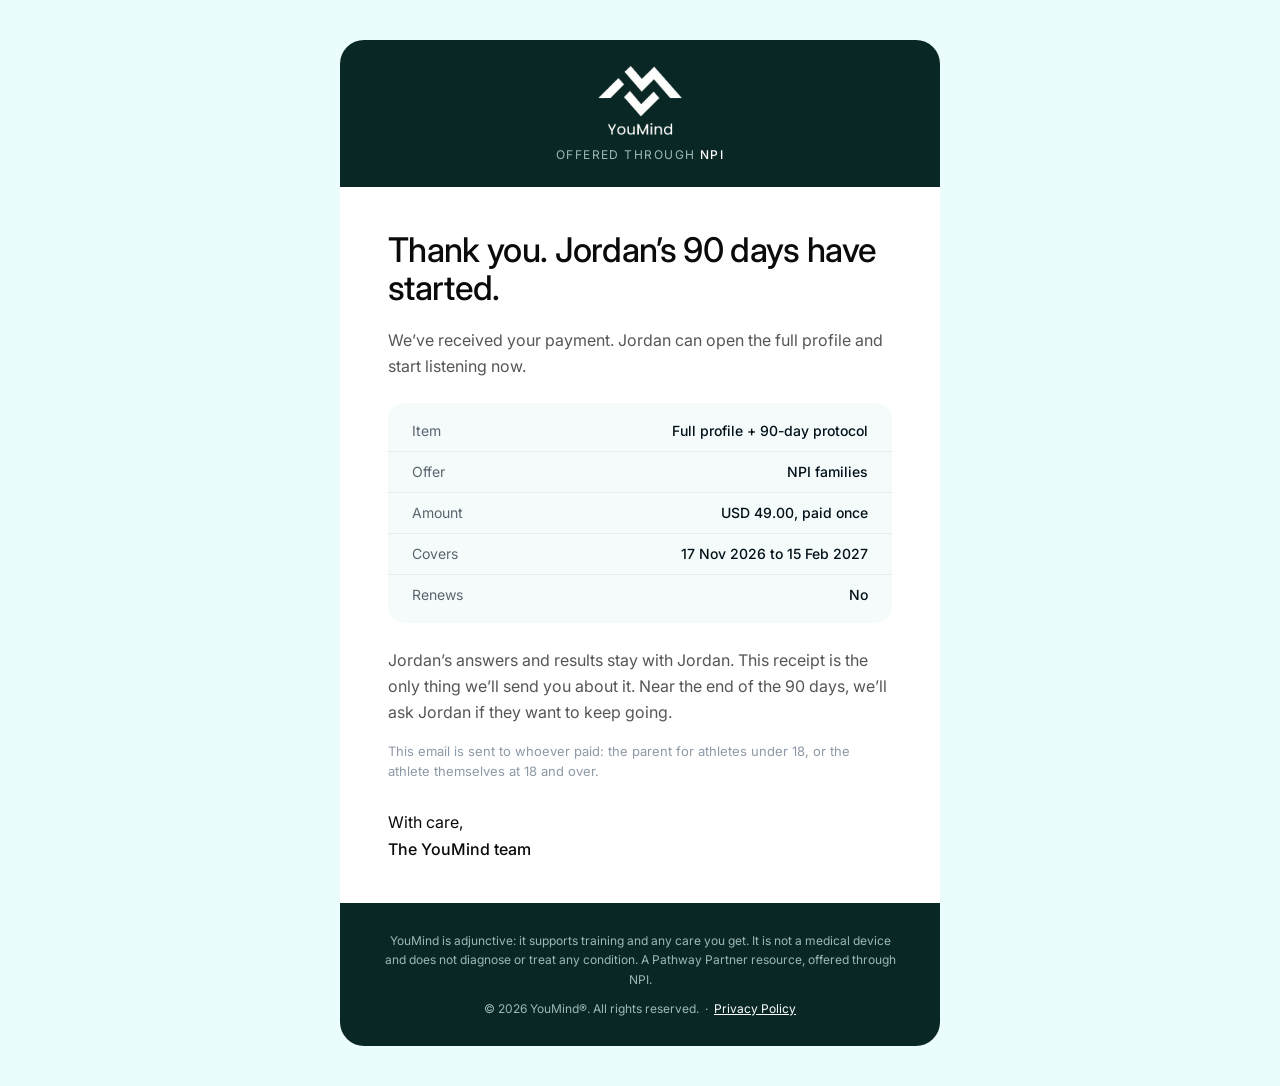
<file: emails/06-payment-received.html>
<!DOCTYPE html>
<html lang="en">
<head>
  <meta charset="utf-8">
  <meta name="viewport" content="width=device-width, initial-scale=1">
  <meta name="x-apple-disable-message-reformatting">
  <title>Payment received · YouMind × NPI</title>
  <!-- Sample email (YouMind × NPI prototype). Before sending: absolute https URLs for the logo, button image and links. -->
  <link href="https://fonts.googleapis.com/css2?family=Inter:wght@400;500;700&display=swap" rel="stylesheet">
  <style>
    body { margin: 0; padding: 0; background: #eafcfb; }
    table { border-collapse: collapse; }
    img { border: 0; display: block; }
    a { text-decoration: none; }
    @media only screen and (max-width: 620px) {
      .wrap { width: 100% !important; }
      .pad { padding-left: 24px !important; padding-right: 24px !important; }
      .h1 { font-size: 28px !important; line-height: 32px !important; }
    }
  </style>
<meta name="robots" content="noindex">
</head>
<body style="margin:0;padding:0;background:#eafcfb;">
  <div style="display:none;max-height:0;overflow:hidden;opacity:0;color:#eafcfb;">Thank you. The 90 days have started.</div>

  <table role="presentation" width="100%" cellpadding="0" cellspacing="0" style="background:#eafcfb;">
    <tr>
      <td align="center" style="padding:40px 16px;">

        <table role="presentation" class="wrap" width="600" cellpadding="0" cellspacing="0" style="width:600px;max-width:600px;">
          <tr>
            <td align="center" style="background:#082725;border-radius:24px 24px 0 0;padding:26px 40px 24px;">
              <img src="../assets/065c9eb59e0f98fd.png" width="84" alt="YouMind" style="margin:0 auto;width:84px;height:auto;">
              <p style="margin:12px 0 0;font-family:Inter,Arial,sans-serif;font-size:12px;line-height:16px;letter-spacing:0.12em;color:#9fb8b5;">OFFERED THROUGH <span style="color:#ffffff;font-weight:500;">NPI</span></p>
            </td>
          </tr>

          <tr>
            <td class="pad" style="background:#ffffff;padding:44px 48px 40px;font-family:Inter,Arial,sans-serif;">
              <h1 class="h1" style="margin:0 0 20px;font-size:34px;line-height:38px;font-weight:500;letter-spacing:-0.68px;color:#0a0a0a;">Thank you. <span class="js-athlete">Jordan</span>’s 90 days have started.</h1>
<p style="margin:0 0 16px;font-size:16px;line-height:26px;font-weight:400;color:#565656;">We’ve received your payment. <span class="js-athlete">Jordan</span> can open the full profile and start listening now.</p>

              <table role="presentation" width="100%" cellpadding="0" cellspacing="0" style="margin:24px 0 8px;border-radius:16px;background:#f4fbfa;">
                <tr><td style="padding:18px 24px 10px;font-family:Inter,Arial,sans-serif;font-size:14px;line-height:20px;color:#59646f;">Item</td><td align="right" style="padding:18px 24px 10px;font-family:Inter,Arial,sans-serif;font-size:14px;line-height:20px;font-weight:500;color:#021019;">Full profile + 90-day protocol</td></tr>
                <tr><td style="padding:10px 24px 10px;font-family:Inter,Arial,sans-serif;font-size:14px;line-height:20px;color:#59646f;border-top:1px solid #e3efee;">Offer</td><td align="right" style="padding:10px 24px 10px;font-family:Inter,Arial,sans-serif;font-size:14px;line-height:20px;font-weight:500;color:#021019;border-top:1px solid #e3efee;">NPI families</td></tr>
                <tr><td style="padding:10px 24px 10px;font-family:Inter,Arial,sans-serif;font-size:14px;line-height:20px;color:#59646f;border-top:1px solid #e3efee;">Amount</td><td align="right" style="padding:10px 24px 10px;font-family:Inter,Arial,sans-serif;font-size:14px;line-height:20px;font-weight:500;color:#021019;border-top:1px solid #e3efee;">USD 49.00, paid once</td></tr>
                <tr><td style="padding:10px 24px 10px;font-family:Inter,Arial,sans-serif;font-size:14px;line-height:20px;color:#59646f;border-top:1px solid #e3efee;">Covers</td><td align="right" style="padding:10px 24px 10px;font-family:Inter,Arial,sans-serif;font-size:14px;line-height:20px;font-weight:500;color:#021019;border-top:1px solid #e3efee;">17 Nov 2026 to 15 Feb 2027</td></tr>
                <tr><td style="padding:10px 24px 18px;font-family:Inter,Arial,sans-serif;font-size:14px;line-height:20px;color:#59646f;border-top:1px solid #e3efee;">Renews</td><td align="right" style="padding:10px 24px 18px;font-family:Inter,Arial,sans-serif;font-size:14px;line-height:20px;font-weight:500;color:#021019;border-top:1px solid #e3efee;">No</td></tr>
              </table>
<p style="margin:0 0 16px;font-size:16px;line-height:26px;font-weight:400;color:#565656;margin:24px 0 0;"><span class="js-athlete">Jordan</span>’s answers and results stay with <span class="js-athlete">Jordan</span>. This receipt is the only thing we’ll send you about it. Near the end of the 90 days, we’ll ask <span class="js-athlete">Jordan</span> if they want to keep going.</p>
<p style="margin:0 0 16px;font-size:16px;line-height:26px;font-weight:400;color:#565656;margin:16px 0 0;font-size:13px;line-height:20px;color:#8d99a6;">This email is sent to whoever paid: the parent for athletes under 18, or the athlete themselves at 18 and over.</p>
              <p style="margin:28px 0 0;font-size:16px;line-height:1.7;color:#0a0a0a;">With care,<br><strong style="font-weight:500;">The YouMind team</strong></p>
            </td>
          </tr>

          <tr>
            <td class="pad" align="center" style="background:#082725;border-radius:0 0 24px 24px;padding:28px 40px;font-family:Inter,Arial,sans-serif;">
              <p style="margin:0 0 10px;font-size:12px;line-height:1.6;color:#9fb8b5;">YouMind is adjunctive: it supports training and any care you get. It is not a medical device and does not diagnose or treat any condition. A Pathway Partner resource, offered through NPI.</p>
              <p style="margin:0;font-size:12px;line-height:1.6;color:#9fb8b5;">&copy; 2026 YouMind&reg;. All rights reserved. &nbsp;·&nbsp; <a href="https://youmind.org/terms-of-use-and-privacy-policy/" style="color:#ffffff;text-decoration:underline;">Privacy Policy</a></p>
            </td>
          </tr>
        </table>

      </td>
    </tr>
  </table>
  <script>
    (function () {
      var p = new URLSearchParams(location.search);
      var athlete = (p.get('athlete') || '').trim(), parent = (p.get('parent') || '').trim();
      if (athlete) document.querySelectorAll('.js-athlete').forEach(function (n) { n.textContent = athlete.split(' ')[0]; });
      if (parent) document.querySelectorAll('.js-parent').forEach(function (n) { n.textContent = parent.split(' ')[0]; });
      if (parent) document.querySelectorAll('.js-parent-full').forEach(function (n) { n.textContent = parent; });
      document.querySelectorAll('a.js-cta').forEach(function (a) {
        var href = a.getAttribute('href');
        if (location.search && href.indexOf('?') < 0) { var parts = href.split('#'); a.setAttribute('href', parts[0] + location.search + (parts[1] ? '#' + parts[1] : '')); }
        var label = document.querySelector('.js-link'); if (label) label.textContent = 'youmind.org/npi/' + a.getAttribute('href').replace(/^\.\.\//, '').split('?')[0];
      });
    })();
  </script>
</body>
</html>
</file>
<file: styles.css>
/* YouMind Blog Archive — values from Figma frame 163:7848 (1440×4816) */

:root {
  --ink: #1e1f2b;
  --ink-2: #021019;
  --ink-3: #031728;
  --ink-4: #0a0a0a;
  --ink-5: #1c1c1c;
  --muted: rgba(3, 23, 40, 0.7);
  --muted-2: rgba(3, 23, 40, 0.8);
  --teal: #cafdf9;
  --teal-2: #3fd9cf;
  --teal-3: #66fcf1;
  --teal-4: #cfeffb;
  --card: rgba(250, 250, 250, 0.62);
  --line: #f2f2f2;
  --footer-end: #082725;
  --light: #ecf7f9;
  --gray-text: #93a3aa;
  --page: 1600px;
  --content: 1560px;
  --gutter: 56px;
  --font: "Poppins", sans-serif;
}

*,
*::before,
*::after {
  box-sizing: border-box;
}

html,
body {
  margin: 0;
  padding: 0;
  background: #fff;
  color: var(--ink);
  font-family: var(--font);
  -webkit-font-smoothing: antialiased;
  overflow-x: clip;
}

img {
  display: block;
  max-width: 100%;
}

a {
  color: inherit;
  text-decoration: none;
}

button {
  font: inherit;
  color: inherit;
  background: none;
  border: 0;
  cursor: pointer;
  padding: 0;
}

ul {
  list-style: none;
  margin: 0;
  padding: 0;
}

.page {
  width: 100%;
  max-width: none;
  margin: 0;
  overflow: visible;
  background: #fff;
}

.page > section,
.page > footer {
  width: 100%;
}

/* ========== HERO ========== */
.hero {
  position: relative;
  width: 100%;
  min-height: 417px;
  padding: 20px var(--gutter) 0;
  background: linear-gradient(180deg, #cafdf9 0%, #ffffff 100%);
  display: flex;
  flex-direction: column;
  gap: 80px;
}

.hero-deco {
  pointer-events: none;
  position: absolute;
  inset: 0;
  background:
    radial-gradient(ellipse 40% 60% at 8% 40%, rgba(231, 249, 255, 0.9) 0%, transparent 70%),
    radial-gradient(ellipse 30% 50% at 18% 50%, rgba(231, 249, 255, 0.5) 0%, transparent 70%);
  opacity: 0.9;
}

.nav-wrap {
  position: relative;
  z-index: 30;
}

.nav {
  position: relative;
  width: 100%;
  max-width: var(--content);
  margin: 0 auto;
  height: 79px;
  padding: 12px 20px 12px 40px;
  border-radius: 100px;
  background: #fff;
  display: flex;
  align-items: center;
  justify-content: space-between;
  border-top: 1px solid rgba(0, 0, 0, 0.85);
  box-shadow: inset 0 0 0 1px rgba(0, 0, 0, 0.06);
}

.nav-logo {
  width: 78px;
  height: 64px;
  flex-shrink: 0;
  overflow: hidden;
}

.nav-logo img {
  width: 100%;
  height: 100%;
  object-fit: contain;
  filter: invert(1);
}

.hero-br {
  display: none;
}

.nav-menu-btn,
.approach-compare,
.pg-phone-only {
  display: none;
}

.nav-links {
  display: flex;
  align-items: center;
  gap: 44px;
}

.nav-item {
  position: relative;
  display: flex;
  align-items: center;
}

.nav-link,
.nav-link--btn {
  display: inline-flex;
  align-items: center;
  gap: 6px;
  font-size: 16px;
  font-weight: 400;
  line-height: 1.4;
  letter-spacing: 0.02em;
  color: rgba(28, 28, 28, 0.55);
  transition: color 0.2s ease;
  background: none;
  border: 0;
  padding: 0;
  cursor: pointer;
  font-family: inherit;
}

.nav-link:hover,
.nav-link.is-open,
.nav-item.is-open > .nav-link {
  color: #1c1c1c;
}

.nav-chevron {
  width: 14px;
  height: 14px;
  transition: transform 0.2s ease;
}

.nav-item.is-open .nav-chevron {
  transform: rotate(180deg);
}

.mega-menu--science {
  width: 420px;
  grid-template-columns: 1fr;
}

/* Gap is set in JS from nav bottom; CSS fallback keeps separation */
.mega-menu {
  position: absolute;
  top: calc(100% + 44px);
  left: 50%;
  width: 660px;
  background: #ffffff;
  border-radius: 24px;
  box-shadow: 0 24px 60px rgba(0, 0, 0, 0.12);
  padding: 32px 40px;
  z-index: 40;
  display: grid;
  grid-template-columns: 1fr 1fr;
  gap: 24px 32px;
  opacity: 0;
  visibility: hidden;
  transform: translateX(-50%) translateY(6px);
  transition: opacity 0.22s ease, transform 0.22s ease, visibility 0.22s ease;
  pointer-events: none;
}

.mega-menu::before {
  content: "";
  position: absolute;
  left: 0;
  right: 0;
  top: -48px;
  height: 48px;
}

.mega-menu.is-open,
.nav-item.is-open .mega-menu {
  opacity: 1;
  visibility: visible;
  transform: translateX(-50%) translateY(0);
  pointer-events: auto;
}

.mega-menu[hidden] {
  display: grid;
}

.mega-item {
  display: flex;
  gap: 14px;
  align-items: flex-start;
  color: rgb(2, 16, 25);
}

.mega-item:hover .mega-title {
  opacity: 0.75;
}

.mega-icon {
  flex-shrink: 0;
  width: 24px;
  height: 24px;
  display: inline-flex;
  align-items: center;
  justify-content: center;
  margin-top: 2px;
  color: rgb(2, 16, 25);
}

.mega-title {
  display: block;
  font-weight: 400;
  font-size: 16px;
  letter-spacing: 0.02em;
  line-height: 1.4;
  color: rgb(2, 16, 25);
}

.mega-desc {
  display: block;
  margin-top: 4px;
  font-size: 11px;
  font-weight: 400;
  line-height: 1.35;
  color: rgb(2, 16, 25);
  opacity: 0.7;
}

.btn-contact {
  display: inline-flex;
  align-items: center;
  gap: 10px;
  height: auto;
  padding: 10px 10px 10px 20px;
  border-radius: 100px;
  background: #fff;
  box-shadow: inset 0 0 0 1px rgba(0, 0, 0, 0.08);
}

.btn-contact span:first-child {
  font-size: 16px;
  font-weight: 500;
  color: var(--ink-5);
  line-height: 1;
}

.btn-contact-icon {
  width: 30px;
  height: 30px;
  border-radius: 100px;
  background: var(--ink-5);
  display: inline-flex;
  align-items: center;
  justify-content: center;
}

.btn-contact-icon svg {
  width: 16px;
  height: 16px;
  display: block;
}

.hero-copy {
  position: relative;
  z-index: 2;
  max-width: var(--content);
  margin: 0 auto;
  padding: 0 0 40px;
  text-align: center;
}

.hero-copy h1 {
  margin: 0 auto;
  max-width: 1000px;
  font-weight: 600;
  font-size: 62px;
  line-height: 1.1;
  letter-spacing: 0;
  color: var(--ink);
}

.hero-copy p {
  margin: 18px auto 0;
  max-width: 720px;
  font-weight: 400;
  font-size: 20px;
  line-height: 1.6;
  color: var(--ink-3);
  opacity: 0.7;
}

/* ========== FEATURED ========== */
.featured {
  padding: 60px var(--gutter) 0;
  display: flex;
  flex-direction: column;
  gap: 20px;
  width: 100%;
  max-width: none;
  margin: 0;
  align-items: center;
}

.featured > * {
  width: 100%;
  max-width: var(--content);
}

.featured-carousel {
  width: 100%;
  max-width: var(--content);
}

.featured-slides {
  display: grid;
  grid-template-columns: 1fr 1fr;
  gap: 20px;
  width: 100%;
}

.feature-hero.featured-slide {
  grid-column: 1 / -1;
}

.featured-dots {
  display: none;
}

.feature-hero {
  position: relative;
  background: var(--card);
  border: 1px solid var(--line);
  border-radius: 32px;
  padding: 24px;
  cursor: pointer;
}

.feature-hero-media {
  position: relative;
  height: 524px;
  border-radius: 24px;
  overflow: hidden;
  background:
    linear-gradient(
      180deg,
      rgba(0, 0, 0, 0.1) 39.73%,
      rgba(0, 0, 0, 0.85) 74.47%
    ),
    url("assets/6f033d54568d4054.jpg") center / cover no-repeat;
}

.feature-hero-bottom {
  position: absolute;
  left: 42px;
  right: 42px;
  bottom: 32px;
  display: flex;
  justify-content: space-between;
  align-items: flex-end;
  gap: 24px;
}

.feature-hero-bottom h2 {
  margin: 0;
  font-weight: 500;
  font-size: 24px;
  line-height: 1.4;
  color: #ecf7f9;
}

.feature-hero-bottom p {
  margin: 8px 0 0;
  font-weight: 400;
  font-size: 16px;
  line-height: 1.4;
  letter-spacing: 0.02em;
  color: #ecf7f9;
}

.feature-row {
  display: contents;
}

.feature-side {
  position: relative;
  background: var(--card);
  border: 1px solid var(--line);
  border-radius: 32px;
  padding: 24px;
  display: flex;
  gap: 24px;
  align-items: center;
  min-height: 303px;
  box-sizing: border-box;
  cursor: pointer;
}

.feature-side-img {
  flex: 0 0 269px;
  width: 269px;
  height: 255px;
  border-radius: 24px;
  background-position: center;
  background-size: cover;
  background-repeat: no-repeat;
}

.feature-side--neuro .feature-side-img {
  flex-basis: 289px;
  width: 289px;
}

.feature-side-body {
  flex: 1;
  display: flex;
  flex-direction: column;
  justify-content: center;
  gap: 8px;
  min-width: 0;
  padding-right: 8px;
}

.feature-side-body h3 {
  margin: 0;
  font-weight: 500;
  font-size: 32px;
  line-height: 1.2;
  color: #021019;
}

.feature-side-body p {
  margin: 0;
  font-weight: 400;
  font-size: 16px;
  line-height: 1.4;
  letter-spacing: 0.02em;
  color: #031728;
  opacity: 0.8;
}

/* Text Article — text + arrow only (matches Figma, not a pill button) */
.link-read {
  display: inline-flex;
  align-items: center;
  gap: 9px;
  margin-top: 8px;
  font-family: var(--font);
  font-weight: 500;
  font-size: 18px;
  line-height: 1;
  letter-spacing: -0.02em;
  color: #031728;
  width: fit-content;
}

.link-read svg,
.link-read .icon-arrow-ne {
  width: 20px;
  height: 20px;
  flex-shrink: 0;
  display: block;
}

.link-read:hover {
  opacity: 0.75;
}

.feature-hero .link-read::after,
.feature-side .link-read::after {
  content: "";
  position: absolute;
  inset: 0;
  border-radius: inherit;
  z-index: 1;
}

.link-read--on-dark {
  margin-top: 0;
  color: #ecf7f9;
  background: none;
  padding: 0;
  border-radius: 0;
  font-size: 18px;
  font-weight: 500;
}

/* ========== INSIGHTS ========== */
.insights {
  padding: 60px var(--gutter) 60px;
  display: flex;
  flex-direction: column;
  align-items: center;
}

.insights-head,
.card-grid,
.pagination {
  width: 100%;
  max-width: var(--content);
}

.insights-head {
  display: flex;
  justify-content: space-between;
  align-items: center;
  margin-bottom: 32px;
  position: relative;
  z-index: 40;
}

.insights-head h2 {
  margin: 0;
  font-weight: 500;
  font-size: 48px;
  line-height: 1.3;
  color: var(--ink-4);
  text-transform: uppercase;
}

.filter-wrap {
  position: relative;
  flex-shrink: 0;
  width: 56px;
  z-index: 50;
}

.filter-btn {
  width: 56px;
  height: 56px;
  border-radius: 100px;
  background: var(--teal-2);
  box-shadow: inset 0 0 0 1.5px var(--teal-3);
  display: flex;
  align-items: center;
  justify-content: center;
  transition: transform 0.15s ease, filter 0.15s ease;
}

.filter-btn svg {
  width: 14px;
  height: 10px;
}

.filter-btn:hover {
  filter: brightness(0.97);
}

.filter-btn.is-open {
  transform: scale(0.96);
}

.filter-menu {
  position: absolute;
  top: calc(100% + 14px);
  right: 0;
  width: 260px;
  padding: 16px;
  background: #ffffff;
  border-radius: 20px;
  box-shadow: 0 16px 48px rgba(0, 0, 0, 0.14);
  z-index: 60;
  overflow: hidden;
}

.filter-menu[hidden] {
  display: none;
}

.filter-menu-inner {
  display: flex;
  flex-direction: column;
  gap: 10px;
  max-height: 300px;
  overflow-y: auto;
  padding-right: 6px;
  margin-right: -2px;
  scrollbar-width: thin;
  scrollbar-color: rgba(3, 23, 40, 0.25) transparent;
}

.filter-menu-inner::-webkit-scrollbar {
  width: 4px;
}

.filter-menu-inner::-webkit-scrollbar-track {
  background: transparent;
}

.filter-menu-inner::-webkit-scrollbar-thumb {
  background: rgba(3, 23, 40, 0.22);
  border-radius: 100px;
}

.filter-menu-inner::-webkit-scrollbar-thumb:hover {
  background: rgba(3, 23, 40, 0.35);
}

.filter-chip {
  display: flex;
  align-items: center;
  justify-content: center;
  width: 100%;
  min-height: 40px;
  text-align: center;
  padding: 0 16px;
  border-radius: 999px;
  font-size: 13px;
  font-weight: 500;
  letter-spacing: 0.02em;
  line-height: 1.2;
  color: #031728;
  border: 1px solid rgba(148, 206, 197, 0.22);
  background: #fff;
  transition: background 0.15s ease, border-color 0.15s ease;
  flex-shrink: 0;
}

.filter-chip:hover {
  background: rgba(63, 217, 207, 0.12);
  border-color: rgba(102, 252, 241, 0.55);
}

.filter-chip.is-active {
  background: #3fd9cf;
  border-color: #66fcf1;
  color: #031728;
}

.filter-chip.is-active:hover {
  background: #3fd9cf;
}

.card-grid {
  display: grid;
  grid-template-columns: repeat(3, 1fr);
  gap: 20px;
  align-items: stretch;
}

.blog-card {
  position: relative;
  background: var(--card);
  border: 1px solid var(--line);
  border-radius: 32px;
  padding: 24px;
  display: flex;
  flex-direction: column;
  gap: 16px;
  height: 100%;
  min-height: 100%;
  box-sizing: border-box;
  cursor: pointer;
  transition: border-color 0.2s ease, box-shadow 0.2s ease;
}

.blog-card:hover {
  border-color: rgba(25, 154, 145, 0.35);
  box-shadow: 0 10px 28px rgba(2, 16, 25, 0.06);
}

.blog-card-img {
  width: 100%;
  height: 269px;
  border-radius: 24px;
  background-position: center;
  background-size: cover;
  background-repeat: no-repeat;
  flex-shrink: 0;
}

.blog-card-body {
  display: flex;
  flex-direction: column;
  gap: 8px;
  flex: 0 0 auto;
}

.blog-card > .link-read {
  position: static;
  margin-top: 8px;
}

.blog-card > .link-read::after {
  content: "";
  position: absolute;
  inset: 0;
  border-radius: inherit;
  z-index: 1;
}

.blog-card-body h3 {
  margin: 0;
  font-weight: 500;
  font-size: 32px;
  line-height: 1.15;
  color: var(--ink-2);
}

.blog-card-body p {
  margin: 0;
  font-weight: 400;
  font-size: 16px;
  line-height: 1.4;
  letter-spacing: 0.02em;
  color: var(--ink-3);
  opacity: 0.8;
}

.empty {
  grid-column: 1 / -1;
  text-align: center;
  padding: 40px;
  color: var(--muted);
}

/* Pagination — Figma Built-in pagination (1 2 3 4 … 7 8, dark active) */
.pagination {
  margin-top: 40px;
  display: flex;
  justify-content: center;
  align-items: center;
  gap: 32px;
}

.pg-pages {
  display: flex;
  align-items: center;
  gap: 8px;
}

.pg,
.pg-nav,
.pg-ellipsis {
  width: 40px;
  height: 40px;
  border-radius: 50%;
  font-family: var(--font);
  font-weight: 500;
  font-size: 14px;
  line-height: 20px;
  color: #a3a3a3;
  display: inline-flex;
  align-items: center;
  justify-content: center;
  background: transparent;
}

.pg-nav {
  color: #a3a3a3;
}

.pg:hover:not(.is-active),
.pg-nav:hover {
  background: #f5f5f5;
}

.pg.is-active {
  background: #0a0a0a;
  color: #ffffff;
}

.pg-ellipsis {
  letter-spacing: 0.08em;
}

/* ========== APPROACH — Figma 163:7990 / 163:7991 ========== */
.approach {
  padding: 80px var(--gutter);
  /* Figma 163:7990 — linear gradient along +Y, handles extend past the frame */
  background: linear-gradient(180deg, #cfeffb -25.5%, #ffffff 125.5%);
  display: flex;
  flex-direction: column;
  align-items: center;
}

.approach-inner {
  width: 100%;
  max-width: var(--content);
  display: flex;
  flex-direction: column;
  gap: 40px;
}

.approach-top {
  display: flex;
  justify-content: space-between;
  align-items: flex-end;
  gap: 20px;
  width: 100%;
  min-height: 0;
}

.approach-copy {
  max-width: 1013px;
  display: flex;
  flex-direction: column;
  gap: 20px;
}

.approach-copy h2 {
  margin: 0;
  font-weight: 500;
  font-size: 48px;
  line-height: 1.3;
  color: #0a0a0a;
  text-transform: uppercase;
}

.approach-copy p {
  margin: 0;
  max-width: 769px;
  font-weight: 400;
  font-size: 20px;
  line-height: 1.6;
  color: #93a3aa;
}

.btn-explore {
  flex-shrink: 0;
  display: inline-flex;
  align-items: center;
  justify-content: space-between;
  width: auto;
  min-width: 247px;
  height: 64px;
  padding: 8px 8px 8px 24px;
  gap: 12px;
  border-radius: 100px;
  background: linear-gradient(180deg, #199a91 0%, #082725 100%);
  color: #edf2f2;
  font-family: "Poppins", sans-serif;
  font-weight: 500;
  font-size: 18px;
  line-height: 1;
  letter-spacing: -0.02em;
  text-transform: uppercase;
}

.btn-explore-icon {
  width: 48px;
  height: 48px;
  border-radius: 100px;
  background: #ffffff;
  color: #1c1c1c;
  display: inline-flex;
  align-items: center;
  justify-content: center;
  flex-shrink: 0;
}

.btn-explore-icon svg,
.btn-explore-icon .icon-arrow-ne {
  width: 20px;
  height: 20px;
  display: block;
}

.approach-card {
  width: 100%;
  background: #fff;
  border-radius: 28px;
  padding: 20px;
  box-sizing: border-box;
}

.approach-card h3 {
  margin: 0 0 30px;
  font-weight: 500;
  font-size: 32px;
  line-height: 1;
  color: #021019;
  text-transform: uppercase;
}

.approach-grid {
  display: grid;
  grid-template-columns: 1fr 1fr;
  gap: 12px;
}

.approach-item {
  display: flex;
  flex-direction: column;
  gap: 16px;
  padding: 20px;
  border: 1px solid #f2f2f2;
  border-radius: 20px;
  background: #fff;
  min-height: 109px;
  box-sizing: border-box;
}

.approach-item-row {
  display: flex;
  align-items: center;
  gap: 8px;
  min-height: 34px;
}

.approach-check {
  flex-shrink: 0;
  width: 28px;
  height: 28px;
  display: inline-flex;
  align-items: center;
  justify-content: center;
}

.approach-check img {
  width: 28px;
  height: 28px;
  object-fit: contain;
  display: block;
  /* Figma tints this black check graphic to #07a111 */
  filter: invert(42%) sepia(98%) saturate(1800%) hue-rotate(88deg) brightness(95%) contrast(105%);
}

.approach-title {
  font-weight: 500;
  font-size: 24px;
  line-height: 1.4;
  color: #031728;
  text-transform: uppercase;
}

.approach-desc {
  margin: 0;
  padding-left: 36px;
  font-weight: 400;
  font-size: 16px;
  line-height: 1.4;
  letter-spacing: 0.02em;
  color: #021019;
}

/* ========== FOOTER ========== */
.footer {
  background: linear-gradient(180deg, rgba(25, 154, 145, 0) 0%, #082725 100%), #0a2e2c;
  color: #fff;
  padding: 80px var(--gutter) 40px;
}

.footer-inner {
  max-width: var(--content);
  margin: 0 auto;
}

.footer-main {
  display: grid;
  grid-template-columns: 1.6fr 0.7fr 0.7fr 0.7fr;
  gap: 60px 40px;
  padding-bottom: 70px;
}

.footer-logo {
  width: 106px;
  height: 87px;
  object-fit: contain;
  filter: brightness(0) invert(1);
  opacity: 0.95;
}

.footer-brand p {
  margin: 20px 0 0;
  max-width: 404px;
  font-weight: 400;
  font-size: 20px;
  line-height: 1.5;
  color: var(--light);
}

.footer-col h4 {
  margin: 0 0 20px;
  font-weight: 500;
  font-size: 24px;
  line-height: 1.4;
  color: #fff;
}

.footer-col ul {
  display: flex;
  flex-direction: column;
  gap: 16px;
}

.footer-col a {
  font-size: 20px;
  font-weight: 400;
  color: rgba(255, 255, 255, 0.9);
}

.footer-col a:hover {
  opacity: 0.75;
}

.footer-bottom {
  border-top: 1px solid rgba(255, 255, 255, 0.3);
  padding-top: 40px;
  display: flex;
  flex-direction: row;
  flex-wrap: nowrap;
  justify-content: space-between;
  align-items: center;
  gap: 40px;
}

.footer-copy {
  margin: 0;
  font-size: 20px;
  font-weight: 400;
  line-height: 1.4;
  color: rgba(255, 255, 255, 0.8);
  white-space: nowrap;
}

.footer-legal {
  display: flex;
  flex-direction: row;
  flex-wrap: nowrap;
  align-items: center;
  justify-content: flex-end;
  gap: 32px;
  flex: 0 0 auto;
  min-width: max-content;
}

.footer-legal a {
  display: inline-block;
  flex: none;
  white-space: nowrap;
  font-size: 16px;
  font-weight: 300;
  line-height: 1.3;
  color: rgba(255, 255, 255, 0.8);
}

/* ========== RESPONSIVE ========== */
@media (max-width: 1200px) {
  :root {
    --gutter: 40px;
  }

  .hero-copy h1 {
    font-size: 48px;
  }

  .insights-head h2,
  .approach-copy h2 {
    font-size: 36px;
  }

  .feature-row {
    display: contents;
  }

  .card-grid {
    grid-template-columns: repeat(2, 1fr);
  }

  .footer-main {
    grid-template-columns: 1fr 1fr;
  }
}

/* ========== TABLET — 769–1200 only (phone ≤430 & desktop >1200 untouched) ========== */
@media (min-width: 769px) and (max-width: 1200px) {
  :root {
    --gutter: 32px;
  }

  .hero {
    gap: 32px;
    padding-top: 20px;
    min-height: 0;
  }

  .nav {
    height: 64px;
    max-width: 100%;
    padding: 8px 10px 8px 16px;
    gap: 10px;
    flex-wrap: nowrap;
    align-items: center;
    justify-content: space-between;
    box-sizing: border-box;
    border-top: 1px solid rgba(0, 0, 0, 0.08);
  }

  .nav-logo {
    width: 56px;
    height: 46px;
    flex-shrink: 0;
  }

  .nav-links {
    display: flex;
    align-items: center;
    gap: 12px;
    flex: 1 1 auto;
    min-width: 0;
    justify-content: center;
    margin: 0;
    padding: 0;
  }

  .nav-item {
    flex-shrink: 0;
  }

  .nav-link,
  .nav-link--btn {
    font-size: 13px;
    line-height: 1;
    letter-spacing: 0;
    white-space: nowrap;
    gap: 4px;
  }

  .nav-chevron {
    width: 9px;
    height: 5px;
    flex-shrink: 0;
  }

  .btn-contact {
    flex-shrink: 0;
    align-items: center;
    gap: 6px;
    padding: 6px 6px 6px 12px;
    height: 40px;
    box-sizing: border-box;
  }

  .btn-contact span:first-child {
    font-size: 13px;
    line-height: 1;
    white-space: nowrap;
  }

  .btn-contact-icon {
    width: 26px;
    height: 26px;
    flex-shrink: 0;
  }

  .hero-copy {
    padding-bottom: 0;
  }

  .hero-copy h1 {
    font-size: 40px;
  }

  .hero-copy p {
    font-size: 18px;
    margin-top: 12px;
  }

  .featured {
    padding-top: 8px;
  }

  .feature-hero-media {
    height: 420px;
  }

  .feature-hero-bottom {
    left: 28px;
    right: 28px;
    bottom: 24px;
    flex-direction: column;
    align-items: flex-start;
    gap: 16px;
  }

  .featured-slides {
    grid-template-columns: 1fr 1fr;
    gap: 16px;
  }

  .feature-side {
    flex-direction: column;
    align-items: stretch;
    min-height: 0;
    height: 100%;
    padding: 16px;
    gap: 16px;
  }

  .feature-side-img,
  .feature-side--neuro .feature-side-img {
    flex: none;
    width: 100%;
    height: 200px;
  }

  .feature-side-body {
    padding-right: 0;
  }

  .feature-side-body h3 {
    font-size: 22px;
  }

  .mega-menu {
    width: min(660px, calc(100vw - 64px));
  }

  .featured,
  .insights,
  .approach,
  .footer {
    padding-left: var(--gutter);
    padding-right: var(--gutter);
    box-sizing: border-box;
  }

  .featured > *,
  .insights-head,
  .card-grid,
  .pagination,
  .approach-inner,
  .footer-inner {
    width: 100%;
    max-width: none;
    box-sizing: border-box;
  }

  .insights {
    padding-top: 40px;
    padding-bottom: 40px;
    align-items: stretch;
  }

  .insights-head {
    padding: 0;
    margin-bottom: 24px;
    align-items: center;
    width: 100%;
  }

  .filter-wrap {
    width: 48px;
    flex-shrink: 0;
  }

  .filter-btn {
    width: 48px;
    height: 40px;
  }

  .approach {
    padding-top: 48px;
    padding-bottom: 48px;
  }

  .approach-inner {
    gap: 32px;
  }

  .approach-card {
    width: 100%;
    margin: 0;
    box-sizing: border-box;
  }

  .footer {
    padding-top: 56px;
    padding-bottom: 32px;
  }

  .footer-main {
    display: grid;
    grid-template-columns: repeat(3, minmax(0, 1fr));
    gap: 32px 24px;
    padding-bottom: 40px;
    align-items: start;
  }

  .footer-brand {
    grid-column: 1 / -1;
  }

  .footer-col:nth-child(4) {
    grid-column: auto;
  }

  .footer-brand p {
    max-width: 560px;
    font-size: 16px;
  }

  .footer-col h4 {
    font-size: 16px;
    text-transform: uppercase;
    margin-bottom: 16px;
  }

  .footer-col ul {
    gap: 12px;
  }

  .footer-col a {
    font-size: 15px;
  }

  .footer-bottom {
    gap: 16px;
  }

  .footer-copy {
    font-size: 14px;
  }

  .footer-legal {
    gap: 20px;
  }

  .footer-legal a {
    font-size: 14px;
  }
}

/* Narrower tablets: hamburger instead of cramped link row */
@media (min-width: 769px) and (max-width: 900px) {
  .btn-contact {
    display: none;
  }

  .nav-menu-btn {
    display: flex;
    align-items: center;
    justify-content: center;
    width: 44px;
    height: 44px;
    margin-left: auto;
    border-radius: 100px;
    background: #ffffff;
    color: #1c1c1c;
    border: 1px solid rgba(0, 0, 0, 0.04);
    box-shadow: inset 0 0 0 1px rgba(0, 0, 0, 0.02);
    flex-shrink: 0;
  }

  .nav-links {
    display: none !important;
  }

  .mega-menu,
  .mega-menu[hidden] {
    display: none !important;
  }
}

@media (max-width: 768px) {
  :root {
    --gutter: 20px;
  }

  .hero {
    gap: 48px;
    padding-top: 16px;
  }

  .nav {
    height: auto;
    padding: 12px 16px;
    border-radius: 24px;
    flex-wrap: wrap;
    gap: 12px;
  }

  .nav-links {
    display: none !important;
  }

  .btn-contact {
    display: none;
  }

  .nav-menu-btn {
    display: flex;
    align-items: center;
    justify-content: center;
    width: 44px;
    height: 44px;
    margin-left: auto;
    border-radius: 100px;
    background: #ffffff;
    color: #1c1c1c;
    border: 1px solid rgba(0, 0, 0, 0.04);
    box-shadow: inset 0 0 0 1px rgba(0, 0, 0, 0.02);
    flex-shrink: 0;
  }

  .mega-menu,
  .mega-menu[hidden] {
    display: none !important;
  }

  .hero-copy h1 {
    font-size: 36px;
  }

  .hero-copy p {
    font-size: 16px;
  }

  .feature-hero-media {
    height: 360px;
  }

  .feature-hero-bottom {
    left: 20px;
    right: 20px;
    bottom: 20px;
    flex-direction: column;
    align-items: flex-start;
  }

  .feature-side {
    flex-direction: column;
    align-items: stretch;
  }

  .feature-side-img,
  .feature-side--neuro .feature-side-img {
    flex: none;
    width: 100%;
    height: 200px;
  }

  .feature-side-body h3,
  .blog-card-body h3 {
    font-size: 24px;
  }

  .insights {
    padding-left: 20px;
    padding-right: 20px;
    padding-top: 56px;
    padding-bottom: 40px;
    align-items: stretch;
  }

  .insights-head {
    align-items: center;
    justify-content: space-between;
    width: 100%;
    max-width: none;
    box-sizing: border-box;
    /* Match blog-card inner padding so title + filter sit in the content box */
    padding: 0 20px;
    margin-bottom: 32px;
    gap: 12px;
  }

  .insights-head h2 {
    font-size: 28px;
    flex: 1;
    min-width: 0;
  }

  .card-grid,
  .pagination {
    width: 100%;
    max-width: none;
  }

  .filter-btn {
    width: 56px;
    height: 56px;
  }

  .card-grid {
    grid-template-columns: 1fr;
  }

  .approach-top {
    flex-direction: column;
    align-items: stretch;
    min-height: 0;
    gap: 32px;
  }

  .approach {
    padding: 48px 20px;
  }

  .approach-inner {
    gap: 40px;
  }

  .approach-copy {
    gap: 16px;
  }

  .approach-copy h2 {
    font-size: 28px;
  }

  .approach-copy p br {
    display: none;
  }

  .btn-explore {
    width: 100%;
    min-width: 0;
  }

  .approach-grid {
    grid-template-columns: 1fr;
  }

  .approach-card {
    padding: 16px;
  }

  .approach-card h3 {
    font-size: 24px;
    margin-bottom: 20px;
  }

  .footer-main {
    grid-template-columns: 1fr;
    gap: 40px;
  }

  .footer-bottom {
    flex-wrap: wrap;
    align-items: center;
  }

  .footer-copy {
    white-space: normal;
  }

  .footer-brand p,
  .footer-col a,
  .footer-copy {
    font-size: 16px;
  }

  .footer-col h4 {
    font-size: 18px;
  }
}

/* ========== PHONE — Figma 268:27477 iPhone 14 & 15 Pro - 2 (393) ========== */
@media (max-width: 430px) {
  /* Fixed boxed column: 20px gutter each side, content fills the box */
  :root {
    --gutter: 20px;
    --phone-box: 100%;
  }

  .hero,
  .featured,
  .insights,
  .footer {
    padding-left: var(--gutter);
    padding-right: var(--gutter);
    box-sizing: border-box;
  }

  .hero {
    min-height: 0;
    padding-top: 20px;
    padding-bottom: 0;
    gap: 44px;
    background: #ffffff;
  }

  .hero-deco {
    display: none;
  }

  .nav-wrap {
    width: 100%;
  }

  .nav {
    height: 69px;
    width: 100%;
    max-width: none;
    padding: 4px 8px;
    border-radius: 100px;
    flex-wrap: nowrap;
    gap: 0;
  }

  .nav-logo {
    width: 60px;
    height: 49px;
  }

  .btn-contact {
    display: none;
  }

  .nav-menu-btn {
    display: flex;
    align-items: center;
    justify-content: center;
    width: 48px;
    height: 48px;
    margin-left: auto;
    border-radius: 100px;
    background: #ffffff;
    color: #1c1c1c;
    border: 1px solid rgba(0, 0, 0, 0.04);
    box-shadow: inset 0 0 0 1px rgba(0, 0, 0, 0.02);
    flex-shrink: 0;
  }

  .nav-menu-btn svg {
    display: block;
  }

  .nav-links,
  .mega-menu,
  .mega-menu[hidden] {
    display: none !important;
  }

  .hero-copy {
    padding: 0;
    width: 100%;
    max-width: none;
  }

  .hero-br {
    display: block;
  }

  .hero-copy h1 {
    max-width: none;
    font-weight: 500;
    font-size: 32px;
    line-height: 1.3;
    letter-spacing: -0.03em;
    color: #1e1f2b;
  }

  .hero-copy p {
    margin: 10px 0 0;
    max-width: none;
    font-size: 20px;
    line-height: 1.6;
    color: #031728;
    opacity: 0.8;
  }

  .featured {
    padding-top: 32px;
    padding-bottom: 0;
    gap: 16px;
    align-items: stretch;
  }

  .featured-carousel,
  .featured > * {
    width: 100%;
    max-width: none;
  }

  .featured-carousel {
    overflow: hidden;
  }

  .featured-slides {
    display: flex;
    gap: 0;
    width: 100%;
    transition: transform 0.45s ease;
  }

  .featured-slide {
    flex: 0 0 100%;
    width: 100%;
    max-width: 100%;
    box-sizing: border-box;
  }

  .feature-hero.featured-slide {
    grid-column: auto;
  }

  .featured-dots {
    display: flex;
    justify-content: center;
    gap: 8px;
    margin-top: 16px;
  }

  .featured-dot {
    width: 8px;
    height: 8px;
    border-radius: 50%;
    background: rgba(3, 23, 40, 0.2);
    padding: 0;
  }

  .featured-dot.is-active {
    background: #0a0a0a;
    width: 22px;
    border-radius: 100px;
  }

  .feature-row {
    display: contents;
  }

  .feature-hero {
    width: 100%;
    max-width: none;
    height: 402px;
    min-height: 402px;
    padding: 12px;
    border-radius: 24px;
    display: block;
    box-sizing: border-box;
    position: relative;
  }

  .feature-hero-media {
    width: 100%;
    height: 378px;
    border-radius: 20px;
  }

  .feature-hero-bottom {
    position: absolute;
    left: 24px;
    right: 24px;
    bottom: 24px;
    display: flex;
    flex-direction: column;
    align-items: flex-start;
    gap: 16px;
    padding: 0;
  }

  .feature-hero-bottom > div {
    display: flex;
    flex-direction: column;
    gap: 8px;
  }

  .feature-hero-bottom h2 {
    margin: 0;
    font-weight: 500;
    font-size: 24px;
    line-height: 1.35;
    color: #ecf7f9;
  }

  .feature-hero-bottom p {
    margin: 0;
    font-size: 16px;
    line-height: 1.4;
    color: #ecf7f9;
  }

  .feature-hero-bottom .link-read {
    margin-top: 0;
  }

  .feature-side {
    width: 100%;
    max-width: none;
    flex-direction: column;
    align-items: stretch;
    height: auto;
    min-height: 0;
    padding: 12px;
    border-radius: 24px;
    gap: 16px;
  }

  .feature-side-img,
  .feature-side--neuro .feature-side-img {
    flex: none;
    width: 100%;
    height: 220px;
    border-radius: 20px;
  }

  .feature-side-body {
    position: static;
    display: flex;
    flex-direction: column;
    gap: 10px;
    padding: 4px 8px 8px;
  }

  .feature-side-body h3 {
    margin: 0;
    font-weight: 500;
    font-size: 20px;
    line-height: 1.35;
    color: #021019;
  }

  .feature-side-body p {
    margin: 0;
    font-size: 14px;
    line-height: 1.45;
    color: #031728;
    opacity: 0.8;
  }

  .feature-side-body .link-read {
    color: #031728;
    margin-top: 4px;
  }

  .insights {
    padding-top: 56px;
    padding-bottom: 40px;
    align-items: stretch;
  }

  .insights-head {
    margin-bottom: 32px;
    align-items: center;
    justify-content: space-between;
    width: 100%;
    max-width: none;
    box-sizing: border-box;
    gap: 12px;
    padding: 0 20px;
  }

  .insights-head h2 {
    font-size: 24px;
    line-height: 1.3;
    flex: 1;
    min-width: 0;
  }

  .filter-wrap {
    width: 45px;
    flex-shrink: 0;
  }

  .filter-btn {
    width: 45px;
    height: 37px;
  }

  .card-grid {
    grid-template-columns: 1fr;
    gap: 20px;
    width: 100%;
    max-width: none;
  }

  .blog-card {
    width: 100%;
    border-radius: 32px;
    padding: 20px;
    gap: 12px;
    min-height: 0;
    box-sizing: border-box;
  }

  .blog-card-img {
    height: 200px;
  }

  .blog-card-body h3 {
    font-size: 24px;
  }

  .pagination {
    width: 100%;
    max-width: none;
    margin-top: 40px;
    margin-bottom: 0;
    gap: 0;
    justify-content: space-between;
  }

  .pg-pages {
    gap: 8px;
  }

  .pg-ellipsis,
  .pg-wide-only {
    display: none;
  }

  .pg-phone-only {
    display: inline-flex;
  }

  .approach {
    padding: 48px var(--gutter) 48px;
  }

  .approach-inner {
    gap: 40px;
    width: 100%;
    max-width: none;
  }

  .approach-top {
    flex-direction: column;
    align-items: stretch;
    min-height: 0;
    gap: 32px;
    padding: 0;
    width: 100%;
  }

  .approach-copy {
    max-width: none;
    gap: 16px;
    width: 100%;
  }

  .approach-copy h2 {
    font-size: 32px;
    line-height: 1.25;
    letter-spacing: -0.02em;
  }

  .approach-copy p {
    font-size: 16px;
    line-height: 1.6;
    color: #565656;
    max-width: none;
  }

  .btn-explore {
    width: 100%;
    min-width: 0;
    height: 64px;
    background: linear-gradient(180deg, #66fcf1 0%, #1d746f 100%);
  }

  .approach-card {
    width: 100%;
    margin: 0;
    border-radius: 24px;
    padding: 16px;
    box-sizing: border-box;
  }

  .approach-card h3 {
    font-size: 20px;
    margin-bottom: 16px;
    padding-left: 0;
  }

  .approach-grid {
    display: none;
  }

  .approach-compare {
    display: flex;
    flex-direction: column;
    gap: 12px;
  }

  .compare-block {
    border: 1px solid #f2f2f2;
    border-radius: 20px;
    padding: 12px;
    background: #fff;
  }

  .compare-label {
    font-weight: 500;
    font-size: 14px;
    color: #021019;
    margin-bottom: 8px;
  }

  .compare-row {
    display: grid;
    grid-template-columns: 1fr 1px 1fr;
    gap: 8px;
    align-items: start;
  }

  .compare-rule {
    width: 1px;
    align-self: stretch;
    background: linear-gradient(180deg, #199a91 0%, #082725 100%);
    justify-self: center;
  }

  .compare-col p {
    margin: 0;
    font-weight: 500;
    font-size: 10px;
    line-height: 1.5;
    color: #021019;
  }

  .compare-head {
    display: flex;
    align-items: center;
    gap: 8px;
    margin-bottom: 4px;
  }

  .compare-title {
    font-weight: 500;
    font-size: 12px;
    text-transform: uppercase;
    color: #021019;
  }

  .compare-head .approach-check,
  .compare-head .approach-check img {
    width: 24px;
    height: 24px;
  }

  .footer {
    padding-top: 40px;
    padding-bottom: 40px;
  }

  .footer-main {
    display: grid;
    grid-template-columns: 1fr 1fr;
    gap: 40px 20px;
    padding-bottom: 40px;
  }

  .footer-brand {
    grid-column: 1 / -1;
    text-align: center;
    display: flex;
    flex-direction: column;
    align-items: center;
  }

  .footer-col:nth-child(4) {
    grid-column: 1 / -1;
  }

  .footer-logo {
    width: 106px;
    height: 87px;
    margin: 0 auto;
  }

  .footer-brand p {
    font-size: 20px;
    max-width: none;
    text-align: center;
  }

  .footer-col h4 {
    font-size: 24px;
  }

  .footer-col a {
    font-size: 20px;
  }

  .footer-bottom {
    display: flex;
    flex-direction: column;
    align-items: center;
    text-align: center;
    gap: 16px;
    padding-top: 28px;
    border-top: 1px solid rgba(255, 255, 255, 0.3);
  }

  .footer-copy {
    white-space: normal;
    font-size: 14px;
  }

  .footer-legal {
    justify-content: center;
    gap: 20px;
    min-width: 0;
  }
}

/* ========== Fade-in (elements only, first time in view) ========== */
.fade-el {
  opacity: 0;
  transform: translateY(14px);
}

.fade-el.is-inview {
  opacity: 1;
  transform: none;
  transition: opacity 0.7s ease, transform 0.7s ease;
  transition-delay: var(--fade-delay, 0s);
}

@media (prefers-reduced-motion: reduce) {
  .fade-el,
  .fade-el.is-inview {
    opacity: 1;
    transform: none;
    transition: none;
  }
}

/* ========== Mobile right drawer — light theme ========== */
.drawer-backdrop {
  position: fixed;
  inset: 0;
  background: rgba(2, 16, 25, 0.22);
  backdrop-filter: blur(14px);
  -webkit-backdrop-filter: blur(14px);
  z-index: 80;
  opacity: 0;
  transition: opacity 0.35s ease;
  pointer-events: none;
}

.drawer-backdrop:not([hidden]) {
  pointer-events: auto;
  opacity: 1;
}

.mobile-drawer {
  position: fixed;
  top: 0;
  right: 0;
  left: auto;
  bottom: 0;
  width: min(360px, 88vw);
  z-index: 90;
  background: #ffffff;
  color: #1e1f2b;
  font-family: var(--font);
  transform: translateX(105%);
  transition: transform 0.38s cubic-bezier(0.22, 1, 0.36, 1);
  display: flex;
  flex-direction: column;
  box-shadow: -16px 0 48px rgba(2, 16, 25, 0.12);
}

.mobile-drawer.is-open {
  transform: translateX(0);
}

.mobile-drawer-head {
  display: flex;
  align-items: center;
  justify-content: space-between;
  padding: 20px 18px 12px;
}

.mobile-drawer-logo {
  width: 72px;
  height: 58px;
  display: block;
}

.mobile-drawer-logo img {
  width: 100%;
  height: 100%;
  object-fit: contain;
  filter: invert(1);
}

.mobile-drawer-close {
  width: 40px;
  height: 40px;
  border-radius: 100px;
  display: inline-flex;
  align-items: center;
  justify-content: center;
  color: #1c1c1c;
  background: #ffffff;
  border: 1px solid rgba(0, 0, 0, 0.08);
}

.mobile-drawer-body {
  padding: 8px 18px 12px;
  overflow-y: auto;
  flex: 1;
  display: flex;
  flex-direction: column;
  gap: 2px;
}

.mobile-drawer-link {
  display: flex;
  align-items: center;
  justify-content: space-between;
  width: 100%;
  gap: 12px;
  padding: 14px 8px;
  border-radius: 12px;
  color: #031728;
  font-size: 16px;
  font-weight: 400;
  line-height: 1.4;
  letter-spacing: 0.02em;
  background: none;
  border: 0;
  font-family: inherit;
  text-align: left;
  cursor: pointer;
}

.mobile-drawer-link:hover {
  background: #f4f7f8;
}

.mobile-drawer-label {
  margin: 14px 8px 4px;
  font-size: 12px;
  font-weight: 500;
  letter-spacing: 0.08em;
  text-transform: uppercase;
  color: #031728;
  opacity: 0.55;
}

.mobile-acc {
  display: flex;
  flex-direction: column;
}

.mobile-acc-toggle .mobile-acc-chevron {
  flex-shrink: 0;
  transition: transform 0.25s ease;
  color: #031728;
}

.mobile-acc.is-open .mobile-acc-chevron {
  transform: rotate(180deg);
}

.mobile-acc-panel {
  display: flex;
  flex-direction: column;
  gap: 4px;
  padding: 0 0 8px 4px;
}

.mobile-acc-panel[hidden] {
  display: none;
}

.mobile-sub {
  display: flex;
  align-items: flex-start;
  gap: 12px;
  padding: 12px 8px;
  border-radius: 12px;
  color: rgb(2, 16, 25);
}

.mobile-sub:hover {
  background: #f4f7f8;
}

.mobile-sub-ico {
  flex-shrink: 0;
  width: 24px;
  height: 24px;
  margin-top: 2px;
  display: inline-flex;
  align-items: center;
  justify-content: center;
  color: rgb(2, 16, 25);
  background: none;
  border: 0;
}

.mobile-drawer-foot {
  padding: 12px 18px 24px;
  border-top: 1px solid #f2f2f2;
}

.mobile-drawer-foot .btn-contact {
  display: inline-flex;
  width: 100%;
  justify-content: space-between;
  height: auto;
  padding: 10px 10px 10px 20px;
}

body.drawer-open {
  overflow: hidden;
}

@media (min-width: 901px) {
  .mobile-drawer,
  .drawer-backdrop {
    display: none !important;
  }
}

﻿/* ========== Blog single — Poppins only (matches Figma screenshot + archive) ========== */
.post-hero {
  min-height: 0;
  gap: 40px;
  padding: 20px var(--gutter) 48px;
  background: radial-gradient(ellipse 90% 80% at 18% 0%, #d9fbf8 0%, #eafcfb 28%, #f7fcfc 55%, #ffffff 100%);
  overflow: hidden;
}

.post-hero .hero-deco {
  opacity: 0.55;
  background:
    radial-gradient(ellipse 45% 55% at 6% 35%, rgba(202, 253, 249, 0.95) 0%, transparent 70%),
    radial-gradient(ellipse 35% 45% at 92% 18%, rgba(231, 249, 255, 0.7) 0%, transparent 65%);
}

.post-hero-copy {
  position: relative;
  z-index: 2;
  width: 100%;
  max-width: var(--content);
  margin: 0 auto;
  padding: 28px 0 0;
  text-align: center;
  display: flex;
  flex-direction: column;
  align-items: center;
  gap: 20px;
}

.post-hero-copy h1 {
  margin: 0 auto;
  max-width: 990px;
  font-family: var(--font);
  font-weight: 500;
  font-size: 62px;
  line-height: 1.15;
  letter-spacing: -0.02em;
  color: #021019;
}

.post-hero-copy > p {
  margin: 0 auto;
  max-width: 888px;
  font-family: var(--font);
  font-size: 19px;
  font-weight: 500;
  line-height: 1.68;
  color: #8d99a6;
}

.post-tags {
  display: flex;
  flex-wrap: wrap;
  justify-content: center;
  gap: 12px;
  margin-top: 8px;
}

.post-tag {
  display: inline-flex;
  align-items: center;
  height: 47px;
  padding: 0 18px;
  border-radius: 100px;
  border: 1px solid rgba(3, 23, 40, 0.12);
  background: #ffffff;
  font-family: var(--font);
  font-size: 14px;
  font-weight: 500;
  color: #031728;
  line-height: 1.5;
}

.post-feature {
  position: relative;
  z-index: 2;
  width: 100%;
  max-width: var(--content);
  margin: 8px auto 0;
}

.post-feature img {
  width: 100%;
  height: auto;
  aspect-ratio: 1280 / 520;
  object-fit: cover;
  border-radius: 32px;
  display: block;
}

.post-article {
  width: 100%;
  padding: 72px var(--gutter) 48px;
  background: #ffffff;
  overflow: visible;
}

.post-article-inner {
  max-width: var(--content);
  margin: 0 auto;
  display: grid;
  grid-template-columns: 220px minmax(0, 1fr);
  gap: 80px;
  align-items: start;
  overflow: visible;
}

.post-toc {
  position: -webkit-sticky;
  position: sticky;
  top: 28px;
  align-self: start;
  z-index: 5;
  height: fit-content;
  max-height: calc(100vh - 48px);
  overflow: visible;
}

.post-toc-label {
  margin: 0 0 18px;
  font-family: var(--font);
  font-size: 14px;
  font-weight: 500;
  letter-spacing: 0;
  text-transform: none;
  color: #021019;
  line-height: 1.4;
}

.post-toc-list {
  list-style: none;
  margin: 0;
  padding: 0;
  display: flex;
  flex-direction: column;
  gap: 0;
}

.post-toc-list li {
  list-style: none;
  margin: 0;
  padding: 0;
}

.post-toc-list a {
  position: relative;
  display: flex;
  align-items: baseline;
  gap: 10px;
  padding: 10px 0 10px 14px;
  font-family: var(--font);
  font-size: 13px;
  font-weight: 400;
  line-height: 1.4;
  color: #9aa5b1;
  transition: color 0.2s ease;
}

.post-toc-list a::before {
  content: "";
  position: absolute;
  left: 0;
  top: 10px;
  bottom: 10px;
  width: 2px;
  border-radius: 2px;
  background: transparent;
  transition: background 0.2s ease;
}

.post-toc-list a span {
  font-family: var(--font);
  font-variant-numeric: tabular-nums;
  min-width: 1.8em;
  font-size: 18px;
  font-weight: 400;
  color: #9aa5b1;
}

.post-toc-list a:hover {
  color: #031728;
}

.post-toc-list a.is-active {
  color: #021019;
  font-weight: 600;
}

.post-toc-list a.is-active span {
  color: #8d99a6;
  font-weight: 400;
}

.post-toc-list a.is-active::before {
  background: #66c4b5;
}

.post-main {
  display: flex;
  flex-direction: column;
  gap: 56px;
  min-width: 0;
}

.post-section {
  scroll-margin-top: 88px;
}

.post-section h2 {
  margin: 0 0 20px;
  font-family: var(--font);
  font-weight: 500;
  font-size: 32px;
  line-height: 1.25;
  letter-spacing: -0.02em;
  color: #021019;
}

.post-section > p {
  margin: 0 0 16px;
  font-family: var(--font);
  font-size: 16px;
  font-weight: 500;
  line-height: 1.6;
  color: #59646f;
}

.post-section > p:last-child {
  margin-bottom: 0;
}

.post-quote {
  margin: 0;
  padding: 4px 0 4px 28px;
  border-left: 4px solid #66c4b5;
  font-family: var(--font);
  font-size: 32px;
  font-weight: 500;
  line-height: 1.3;
  letter-spacing: -0.02em;
  color: #021019;
}

.post-chips {
  display: flex;
  flex-wrap: wrap;
  gap: 12px;
  margin: 20px 0 24px;
}

.post-chips span {
  display: inline-flex;
  align-items: center;
  justify-content: center;
  min-height: 44px;
  padding: 10px 18px;
  border-radius: 100px;
  border: 1px solid #e6ebef;
  background: #ffffff;
  font-family: var(--font);
  font-size: 13px;
  font-weight: 400;
  color: #59646f;
  line-height: 1.3;
}

.post-blocks {
  display: grid;
  grid-template-columns: 1fr 1fr;
  gap: 16px;
  margin-top: 24px;
}

.post-block {
  padding: 28px 24px;
  border-radius: 20px;
  border: 0;
  background: #f5f5f5;
}

.post-block h3 {
  margin: 0 0 12px;
  font-family: var(--font);
  font-size: 15px;
  font-weight: 500;
  color: #021019;
}

.post-block p {
  margin: 0;
  font-family: var(--font);
  font-size: 14px;
  font-weight: 500;
  line-height: 1.55;
  color: #59646f;
}

.post-needs {
  display: grid;
  grid-template-columns: repeat(4, minmax(0, 1fr));
  gap: 16px;
  margin-top: 24px;
}

.post-need {
  display: flex;
  flex-direction: column;
  align-items: flex-start;
  gap: 10px;
  padding: 24px 20px;
  border-radius: 16px;
  background: #f5f5f5;
  min-height: 140px;
}

.post-need-from {
  font-family: var(--font);
  font-size: 13px;
  font-weight: 600;
  color: #021019;
}

.post-need-arrow {
  font-family: var(--font);
  font-size: 12px;
  font-weight: 400;
  color: #8d99a6;
  white-space: nowrap;
}

.post-need-to {
  font-family: var(--font);
  font-size: 15px;
  font-weight: 500;
  color: #031728;
  text-align: left;
  margin-top: auto;
}

.post-apps {
  display: grid;
  grid-template-columns: 1fr 1fr;
  gap: 16px;
  margin-top: 24px;
}

.post-app {
  padding: 28px 24px;
  border-radius: 20px;
  background: #f5f5f5;
  border: 0;
}

.post-app-num {
  display: block;
  margin-bottom: 14px;
  font-family: var(--font);
  font-size: 22px;
  font-weight: 400;
  color: #66c4b5;
}

.post-app h3 {
  margin: 0 0 10px;
  font-family: var(--font);
  font-size: 15px;
  font-weight: 500;
  line-height: 1.35;
  color: #021019;
}

.post-app p {
  margin: 0;
  font-family: var(--font);
  font-size: 14px;
  font-weight: 500;
  line-height: 1.5;
  color: #59646f;
}

.post-faq {
  display: flex;
  flex-direction: column;
  gap: 12px;
  margin-top: 8px;
}

.post-faq-item {
  border-radius: 16px;
  background: #f5f5f5;
  padding: 18px 22px;
}

.post-faq-item summary {
  cursor: pointer;
  font-family: var(--font);
  font-size: 16px;
  font-weight: 500;
  color: #021019;
  list-style: none;
}

.post-faq-item summary::-webkit-details-marker {
  display: none;
}

.post-faq-item p {
  margin: 12px 0 0;
  font-family: var(--font);
  font-size: 15px;
  font-weight: 500;
  line-height: 1.5;
  color: #59646f;
}

.post-meta {
  display: flex;
  align-items: center;
  justify-content: space-between;
  gap: 24px;
  flex-wrap: wrap;
  padding: 28px 0 8px;
  border-top: 1px solid #e1e5e9;
  border-bottom: 0;
}

.post-share p {
  margin: 0 0 14px;
  font-family: var(--font);
  font-size: 11px;
  font-weight: 500;
  letter-spacing: 0.08em;
  text-transform: uppercase;
  color: #59646f;
}

.post-share-links {
  display: flex;
  gap: 10px;
}

.post-share-links a {
  width: 40px;
  height: 40px;
  border-radius: 100px;
  border: 1px solid #dfe5ea;
  display: inline-flex;
  align-items: center;
  justify-content: center;
  font-family: var(--font);
  font-size: 13px;
  font-weight: 500;
  color: #59646f;
  background: #fff;
}

.post-share-links a:hover {
  color: #021019;
  border-color: #c5ced6;
}

.post-author {
  display: flex;
  flex-direction: row;
  align-items: center;
  gap: 14px;
  text-align: left;
}

.post-author-avatar {
  width: 48px;
  height: 48px;
  border-radius: 100px;
  object-fit: cover;
  flex-shrink: 0;
}

.post-author strong {
  display: block;
  font-family: var(--font);
  font-size: 14px;
  font-weight: 600;
  color: #021019;
}

.post-author span {
  display: block;
  margin-top: 2px;
  font-family: var(--font);
  font-size: 14px;
  font-weight: 400;
  color: #59646f;
}

.post-more {
  width: 100%;
  padding: 56px var(--gutter) 96px;
  background: linear-gradient(180deg, #ffffff 0%, #ffffff 55%, #cafdf9 160%);
}

.post-more-inner {
  max-width: var(--content);
  margin: 0 auto;
}

.post-more h2 {
  margin: 0 0 40px;
  font-family: var(--font);
  font-size: 40px;
  font-weight: 500;
  text-transform: uppercase;
}

.post-more-grid {
  display: grid;
  grid-template-columns: repeat(3, minmax(0, 1fr));
  gap: 20px;
}

.post-more .blog-card {
  background: #fff;
  box-shadow: 0 8px 28px rgba(2, 16, 25, 0.06);
}

.post-more .blog-card-body h3 {
  font-family: var(--font);
  font-size: 22px;
  font-weight: 500;
}

.post-more .blog-card-body p {
  font-family: var(--font);
  font-weight: 500;
}

@media (max-width: 1200px) {
  .post-hero-copy h1 {
    font-size: 48px;
  }

  .post-article-inner {
    gap: 40px;
  }

  .post-quote {
    font-size: 26px;
  }

  .post-needs {
    grid-template-columns: 1fr 1fr;
  }
}

@media (min-width: 901px) {
  .post-toc {
    position: -webkit-sticky;
    position: sticky;
    top: 28px;
  }

  .post-toc-mobile {
    display: none !important;
  }
}

@media (max-width: 900px) {
  .post-article-inner {
    grid-template-columns: 1fr;
    gap: 32px;
  }

  .post-toc {
    position: static;
    max-height: none;
    padding-bottom: 8px;
    border-bottom: 1px solid #ebf0f4;
  }

  .post-toc-list {
    display: grid;
    grid-template-columns: 1fr 1fr;
    gap: 0 16px;
  }

  .post-toc-mobile {
    position: fixed;
    top: 0;
    left: 0;
    right: 0;
    z-index: 45;
    padding: 12px 14px 0;
    pointer-events: none;
    opacity: 0;
    transform: translateY(-112%);
    transition: transform 0.34s cubic-bezier(0.22, 1, 0.36, 1), opacity 0.28s ease;
  }

  .post-toc-mobile.is-visible {
    opacity: 1;
    transform: translateY(0);
    pointer-events: auto;
  }

  .post-toc-mobile-shell {
    max-width: var(--content);
    margin: 0 auto;
    border-radius: 18px;
    background: rgba(255, 255, 255, 0.94);
    border: 1px solid rgba(102, 196, 181, 0.28);
    box-shadow:
      0 12px 32px rgba(2, 16, 25, 0.1),
      0 1px 0 rgba(255, 255, 255, 0.8) inset;
    backdrop-filter: blur(16px);
    -webkit-backdrop-filter: blur(16px);
    overflow: hidden;
  }

  .post-toc-mobile-toggle {
    width: 100%;
    display: flex;
    align-items: center;
    gap: 12px;
    padding: 12px 14px 10px;
    border: 0;
    background: transparent;
    font-family: var(--font);
    color: #021019;
    text-align: left;
    cursor: pointer;
  }

  .post-toc-mobile-meta {
    min-width: 0;
    flex: 1;
    display: flex;
    flex-direction: column;
    gap: 4px;
  }

  .post-toc-mobile-kicker {
    display: block;
    font-size: 11px;
    font-weight: 500;
    letter-spacing: 0.04em;
    text-transform: uppercase;
    color: #8d99a6;
  }

  .post-toc-mobile-current {
    display: flex;
    align-items: center;
    gap: 10px;
    min-width: 0;
    transition: opacity 0.22s ease, transform 0.28s cubic-bezier(0.22, 1, 0.36, 1);
  }

  .post-toc-mobile-current.is-swapping {
    opacity: 0;
    transform: translateY(4px);
  }

  .post-toc-mobile-num {
    flex-shrink: 0;
    display: inline-flex;
    align-items: center;
    justify-content: center;
    min-width: 34px;
    height: 28px;
    padding: 0 8px;
    border-radius: 100px;
    font-variant-numeric: tabular-nums;
    font-size: 13px;
    font-weight: 500;
    color: #199a91;
    background: rgba(202, 253, 249, 0.85);
  }

  .post-toc-mobile-text {
    font-size: 14px;
    font-weight: 500;
    line-height: 1.3;
    color: #021019;
    white-space: nowrap;
    overflow: hidden;
    text-overflow: ellipsis;
  }

  .post-toc-mobile-action {
    flex-shrink: 0;
    width: 32px;
    height: 32px;
    border-radius: 100px;
    display: inline-flex;
    align-items: center;
    justify-content: center;
    background: #f4f7f8;
    color: #031728;
  }

  .post-toc-mobile-chevron {
    transition: transform 0.28s cubic-bezier(0.22, 1, 0.36, 1);
  }

  .post-toc-mobile.is-open .post-toc-mobile-chevron {
    transform: rotate(180deg);
  }

  .post-toc-mobile-track {
    height: 3px;
    margin: 0 14px 0;
    border-radius: 100px;
    background: #eef3f5;
    overflow: hidden;
  }

  .post-toc-mobile-progress {
    display: block;
    height: 100%;
    width: 16.666%;
    border-radius: inherit;
    background: linear-gradient(90deg, #66c4b5, #3fd9cf);
    transition: width 0.4s cubic-bezier(0.22, 1, 0.36, 1);
  }

  .post-toc-mobile-panel {
    max-height: 0;
    opacity: 0;
    overflow: hidden;
    margin: 0;
    padding: 0 8px;
    border: 0;
    background: transparent;
    box-shadow: none;
    transform: translateY(-6px);
    transition:
      max-height 0.38s cubic-bezier(0.22, 1, 0.36, 1),
      opacity 0.28s ease,
      transform 0.32s cubic-bezier(0.22, 1, 0.36, 1),
      padding 0.28s ease;
  }

  .post-toc-mobile.is-open .post-toc-mobile-panel,
  .post-toc-mobile-panel:not([hidden]) {
    max-height: 420px;
    opacity: 1;
    transform: translateY(0);
    padding: 8px 8px 10px;
  }

  .post-toc-mobile-panel[hidden] {
    display: block;
    max-height: 0;
    opacity: 0;
    padding-top: 0;
    padding-bottom: 0;
    pointer-events: none;
  }

  .post-toc-mobile.is-open .post-toc-mobile-panel[hidden] {
    pointer-events: auto;
  }

  .post-toc-mobile-list {
    list-style: none;
    margin: 0;
    padding: 0;
    display: flex;
    flex-direction: column;
    gap: 2px;
  }

  .post-toc-mobile-list a {
    position: relative;
    display: flex;
    align-items: baseline;
    gap: 10px;
    padding: 11px 12px;
    border-radius: 12px;
    font-family: var(--font);
    font-size: 14px;
    font-weight: 400;
    line-height: 1.4;
    color: #9aa5b1;
    transition: background 0.2s ease, color 0.2s ease, transform 0.2s ease;
  }

  .post-toc-mobile-list a:active {
    transform: scale(0.985);
  }

  .post-toc-mobile-list a span {
    font-variant-numeric: tabular-nums;
    min-width: 1.8em;
    font-size: 15px;
    font-weight: 400;
    color: #9aa5b1;
    transition: color 0.2s ease;
  }

  .post-toc-mobile-list a.is-active {
    color: #021019;
    font-weight: 500;
    background: linear-gradient(90deg, rgba(202, 253, 249, 0.55), rgba(244, 250, 249, 0.9));
  }

  .post-toc-mobile-list a.is-active span {
    color: #199a91;
  }

  @media (prefers-reduced-motion: reduce) {
    .post-toc-mobile,
    .post-toc-mobile-current,
    .post-toc-mobile-chevron,
    .post-toc-mobile-progress,
    .post-toc-mobile-panel,
    .post-toc-mobile-list a {
      transition: none;
    }
  }

  .post-apps,
  .post-blocks,
  .post-more-grid {
    grid-template-columns: 1fr;
  }

  .post-more h2 {
    font-size: 28px;
  }
}

@media (max-width: 768px) {
  .post-hero {
    gap: 28px;
    padding-bottom: 28px;
  }

  .post-hero-copy {
    padding-top: 8px;
    gap: 16px;
  }

  .post-hero-copy h1 {
    font-size: 32px;
  }

  .post-hero-copy > p {
    font-size: 16px;
  }

  .post-tag {
    height: 40px;
    padding: 0 14px;
    font-size: 13px;
  }

  .post-feature img {
    border-radius: 20px;
  }

  .post-article {
    padding-top: 40px;
  }

  .post-section h2 {
    font-size: 24px;
  }

  .post-quote {
    font-size: 22px;
    padding-left: 18px;
  }

  .post-needs {
    grid-template-columns: 1fr;
  }

  .post-toc-list {
    grid-template-columns: 1fr;
  }
}

/* ========== Protocol dashboard — light theme, blog design system ========== */
.visually-hidden {
  position: absolute;
  width: 1px;
  height: 1px;
  padding: 0;
  margin: -1px;
  overflow: hidden;
  clip: rect(0, 0, 0, 0);
  white-space: nowrap;
  border: 0;
}

.dash-top {
  min-height: 0;
  gap: 60px;
  padding-bottom: 0;
}

.dash-nav.nav {
  gap: 24px;
}

.dash-nav-links {
  display: flex;
  align-items: center;
  gap: 8px;
  list-style: none;
  margin: 0;
  padding: 0;
  flex: 1;
  justify-content: center;
}

.dash-nav-link {
  display: inline-flex;
  align-items: center;
  height: 44px;
  padding: 0 20px;
  border-radius: 100px;
  font-size: 16px;
  font-weight: 400;
  color: rgba(28, 28, 28, 0.55);
  transition: color 0.2s ease, background 0.2s ease;
}

.dash-nav-link:hover,
.dash-nav-link.is-active {
  color: #1c1c1c;
  background: rgba(250, 250, 250, 0.9);
}

.dash-nav-user {
  position: relative;
  display: flex;
  align-items: center;
  flex-shrink: 0;
}

.dash-nav-user-btn {
  display: flex;
  padding: 0;
  border: 0;
  background: none;
  border-radius: 50%;
  cursor: pointer;
  line-height: 0;
}

.dash-nav-user-btn:hover .dash-nav-avatar,
.dash-nav-user-btn:focus-visible .dash-nav-avatar {
  box-shadow: 0 0 0 2px #fff, 0 0 0 4px rgba(25, 154, 145, 0.45);
}

.dash-nav-avatar {
  width: 40px;
  height: 40px;
  border-radius: 50%;
  object-fit: cover;
  display: block;
}

/* Account menu. Right edge aligns to the nav pill's inner edge rather than the
   avatar, so it reads as hanging off the nav instead of floating. Clamped to the
   viewport so it can never overhang on narrow screens. */
.dash-profile-menu {
  position: absolute;
  top: calc(100% + 10px);
  right: 0;
  z-index: 30;
  width: 248px;
  max-width: calc(100vw - 32px);
  padding: 6px;
  border-radius: 18px;
  border: 1px solid var(--line);
  background: #fff;
  box-shadow: 0 18px 44px rgba(2, 16, 25, 0.14);
}

.dash-profile-menu[hidden] {
  display: none;
}

.dash-profile-id {
  display: flex;
  align-items: center;
  gap: 11px;
  padding: 10px 10px 12px;
  border-bottom: 1px solid var(--line);
}

.dash-profile-avatar {
  width: 42px;
  height: 42px;
  border-radius: 50%;
  object-fit: cover;
  flex-shrink: 0;
  display: block;
}

.dash-profile-meta {
  display: flex;
  flex-direction: column;
  gap: 2px;
  min-width: 0;
}

.dash-profile-name {
  font-size: 14px;
  font-weight: 500;
  line-height: 1.3;
  color: var(--ink-2);
}

.dash-profile-sub {
  font-size: 12px;
  line-height: 1.35;
  color: var(--gray-text);
}

.dash-profile-group {
  padding: 6px 0;
  border-bottom: 1px solid var(--line);
}

.dash-profile-link {
  display: flex;
  align-items: center;
  gap: 10px;
  width: 100%;
  padding: 10px;
  border: 0;
  border-radius: 11px;
  background: none;
  font-family: var(--font);
  font-size: 14px;
  font-weight: 500;
  line-height: 1.3;
  color: var(--ink-2);
  text-align: left;
  text-decoration: none;
  cursor: pointer;
}

.dash-profile-link svg {
  width: 17px;
  height: 17px;
  flex-shrink: 0;
  color: var(--gray-text);
}

.dash-profile-link:hover {
  background: #f4fbfa;
  color: #199a91;
}

.dash-profile-link:hover svg {
  color: #199a91;
}

.dash-profile-signout {
  margin-top: 6px;
}

.dash-shell {
  width: 100%;
  padding: 0 var(--gutter) 24px;
  background: #f7f8f9;
}

.dash-inner {
  max-width: var(--content);
  margin: 0 auto;
  display: flex;
  flex-direction: column;
  gap: 10px;
}

.dash-head {
  display: flex;
  align-items: center;
  justify-content: space-between;
  gap: 16px;
  flex-wrap: wrap;
  padding-top: 4px;
}

.dash-head-copy h1 {
  margin: 0 0 4px;
  font-weight: 500;
  font-size: 48px;
  line-height: 1.3;
  letter-spacing: 0;
  color: var(--ink-4);
  text-transform: uppercase;
}

.dash-head-meta {
  display: flex;
  flex-wrap: wrap;
  align-items: center;
  gap: 8px 12px;
  margin: 0;
  font-weight: 400;
  font-size: 16px;
  line-height: 1.4;
  letter-spacing: 0.02em;
  color: var(--ink-3);
  opacity: 0.8;
}

.dash-meta-chip {
  display: inline-flex;
  align-items: center;
  height: 28px;
  padding: 0 12px;
  border-radius: 100px;
  background: #fff;
  border: 1px solid var(--line);
  font-size: 13px;
  font-weight: 500;
  color: var(--ink-2);
}

.dash-meta-item {
  opacity: 0.85;
}

.dash-head-actions {
  display: flex;
  align-items: center;
  gap: 12px;
  position: relative;
}

/* Bento cards */
.dash-card {
  background: #fff;
  border: 1px solid var(--line);
  border-radius: 20px;
  padding: 16px;
  box-sizing: border-box;
  box-shadow: 0 1px 3px rgba(2, 16, 25, 0.04);
}

.dash-kpi-grid {
  display: grid;
  grid-template-columns: repeat(5, minmax(0, 1fr));
  gap: 10px;
}

.dash-kpi-grid .dash-card {
  min-height: 96px;
  display: flex;
  flex-direction: column;
  justify-content: space-between;
}

.dash-kpi-card {
  background: #fff;
}

.dash-kpi-card .dash-kpi-icon {
  width: 32px;
  height: 32px;
  display: inline-flex;
  align-items: center;
  justify-content: center;
  border-radius: 10px;
  background: #f4fbfa;
  font-size: 14px;
}

.dash-kpi-top {
  display: flex;
  align-items: center;
  justify-content: space-between;
  gap: 8px;
  margin-bottom: 6px;
}

.dash-kpi-label {
  font-size: 16px;
  font-weight: 400;
  line-height: 1.4;
  letter-spacing: 0.02em;
  color: var(--ink-3);
  opacity: 0.8;
}

.dash-kpi-icon {
  font-size: 18px;
  color: #199a91;
}

.dash-kpi-icon--blue {
  color: #199a91;
}

.dash-kpi-value {
  display: block;
  font-weight: 500;
  font-size: 32px;
  line-height: 1.15;
  letter-spacing: -0.02em;
  color: var(--ink-2);
}

.dash-kpi-delta {
  display: block;
  margin-top: 4px;
  font-size: 16px;
  font-weight: 400;
  line-height: 1.4;
  letter-spacing: 0.02em;
  color: var(--gray-text);
}

.dash-card--teal {
  background: linear-gradient(180deg, #3fd9cf 0%, #199a91 100%);
  border-color: transparent;
  color: #021019;
}

.dash-card--teal .dash-kpi-label,
.dash-card--teal .dash-kpi-delta {
  color: rgba(2, 16, 25, 0.75);
  opacity: 1;
}

.dash-card--teal .dash-kpi-value {
  color: #021019;
}

/* Charts row */
.dash-charts-grid {
  display: grid;
  grid-template-columns: minmax(0, 1.65fr) minmax(240px, 1fr);
  gap: 10px;
}

.dash-card-head {
  display: flex;
  align-items: baseline;
  justify-content: space-between;
  gap: 12px;
  margin-bottom: 10px;
}

.dash-card-head h2 {
  margin: 0;
  font-weight: 500;
  font-size: 32px;
  line-height: 1.15;
  color: var(--ink-2);
}

.dash-card-head--compact {
  margin-bottom: 8px;
}

.dash-card-head--compact h2 {
  font-size: 24px;
  line-height: 1.25;
}

.dash-card-meta {
  font-size: 16px;
  font-weight: 400;
  line-height: 1.4;
  letter-spacing: 0.02em;
  color: var(--gray-text);
}

.dash-feel-chart {
  width: 100%;
  min-height: 170px;
}

.dash-feel-chart svg {
  width: 100%;
  height: auto;
  display: block;
}

.dash-feel-note {
  margin: 8px 0 0;
  font-size: 16px;
  font-weight: 400;
  line-height: 1.4;
  letter-spacing: 0.02em;
  color: var(--gray-text);
}

.dash-feel-note[hidden] {
  display: none;
}

.protocol-scale-hint {
  font-weight: 400;
  color: var(--gray-text);
}

.dash-line-chart svg {
  width: 100%;
  height: 140px;
  display: block;
}

.dash-chart-x {
  display: flex;
  justify-content: space-between;
  gap: 8px;
  margin-top: 8px;
  padding: 0 8px;
  font-size: 16px;
  line-height: 1.4;
  letter-spacing: 0.02em;
  color: var(--gray-text);
}

.dash-donut-wrap {
  display: flex;
  align-items: center;
  gap: 14px;
}

.dash-donut-visual {
  position: relative;
  width: 96px;
  height: 96px;
  flex-shrink: 0;
}

.dash-donut {
  width: 96px;
  height: 96px;
  display: block;
}

.dash-donut-visual .dash-donut-center {
  position: absolute;
  inset: 0;
  display: flex;
  flex-direction: column;
  align-items: center;
  justify-content: center;
  pointer-events: none;
}

.dash-donut-center span {
  display: block;
  font-weight: 500;
  font-size: 20px;
  color: var(--ink-2);
  line-height: 1;
}

.dash-donut-center small {
  font-size: 9px;
  color: var(--gray-text);
  margin-top: 2px;
  text-align: center;
  max-width: 56px;
  line-height: 1.2;
}

.dash-donut-legend {
  list-style: none;
  margin: 0;
  padding: 0;
  display: flex;
  flex-direction: column;
  gap: 6px;
  font-size: 16px;
  line-height: 1.4;
  letter-spacing: 0.02em;
  color: var(--ink-3);
  flex: 1;
  min-width: 0;
}

.dash-donut-legend li {
  display: flex;
  align-items: center;
  gap: 8px;
}

.dash-donut-legend i {
  width: 10px;
  height: 10px;
  border-radius: 50%;
  flex-shrink: 0;
}

.dash-donut-legend strong {
  margin-left: auto;
  font-weight: 500;
  color: var(--ink-2);
}

/* Lower grid — explicit rows */
.dash-row {
  display: grid;
  gap: 10px;
}

/* Two shelves of equal weight — the suggestion and what they actually return to. */
.dash-row--session {
  grid-template-columns: repeat(2, minmax(0, 1fr));
  align-items: stretch;
}

.dash-row--track {
  grid-template-columns: repeat(2, minmax(0, 1fr));
  align-items: stretch;
}

.dash-session-col {
  display: flex;
  flex-direction: column;
  gap: 16px;
  min-width: 0;
}

.dash-session-col .dash-today[hidden],
.dash-session-col .dash-choose[hidden] {
  display: none;
}

/* Two shelves side by side: the suggestion is a picture with its title on it,
   Your most used is the list beside it. Both stay quieter than the player —
   no heavy shadow, no oversized type. */
.dash-today {
  display: flex;
  flex-direction: column;
  padding: 0;
  overflow: hidden;
  flex: 1;
}

/* A square sleeve beside its title — the same shape as the rows in Your most
   used, one size up. Not a banner. */
/* Sleeve, title, then the action pushed to the right edge — the same full-width
   rhythm as the rows in Your most used, so the pair reads as one system. */
.dash-today-row {
  display: flex;
  align-items: center;
  gap: 18px;
  padding: 0 20px;
}

.dash-today-row .dash-today-info {
  flex: 1;
}

.dash-today-row .dash-listen-btn {
  flex-shrink: 0;
}

.dash-today-media {
  position: relative;
  flex-shrink: 0;
  width: 132px;
  height: 132px;
  border-radius: 16px;
  background-color: #e8f7f6;
  overflow: hidden;
  cursor: pointer;
}

.dash-today-info {
  min-width: 0;
}

.dash-today-art {
  position: absolute;
  inset: 0;
}


/* The card names itself in a heading that matches Your most used beside it,
   so the pair reads as two shelves rather than one labelled and one not. */
.dash-today-head {
  padding: 18px 20px 14px;
}

.dash-today-info h3 {
  margin: 0 0 4px;
  font-weight: 500;
  font-size: 26px;
  line-height: 1.15;
  color: var(--ink-2);
  text-wrap: balance;
}

.dash-today-info .dash-today-meta {
  margin: 0;
  font-size: 14px;
  color: var(--ink-3);
}

.dash-today-art .session-art-img {
  width: 100%;
  height: 100%;
}

/* The Listen pill is the visible action; the sleeve's play badge is the same
   action, so it only appears on hover rather than sitting beside it as a
   second button. */
.dash-today-play {
  position: absolute;
  right: 8px;
  bottom: 8px;
  opacity: 0;
  transform: scale(0.9);
  pointer-events: none;
  width: 42px;
  height: 42px;
  display: flex;
  align-items: center;
  justify-content: center;
  padding: 0;
  border: none;
  border-radius: 100px;
  background: #199a91;
  color: #fff;
  box-shadow: 0 8px 20px rgba(2, 39, 37, 0.32);
  cursor: pointer;
  transition: opacity 0.18s ease, transform 0.18s ease, background 0.2s ease;
}

@media (prefers-reduced-motion: reduce) {
  .dash-today-play { transition: none; }
}

/* Touch devices have no hover, so the badge stays out of the way entirely —
   the sleeve itself is tappable and the Listen pill is right there. */
@media (hover: none) {
  .dash-today-play { display: none; }
}

.dash-today-play svg {
  width: 20px;
  height: 20px;
  margin-left: 2px;
}

.dash-today-media:hover .dash-today-play,
.dash-today-play:focus-visible {
  opacity: 1;
  transform: scale(1);
  pointer-events: auto;
}

.dash-today-media:hover .dash-today-play:hover {
  background: #12857d;
}

@media (prefers-reduced-motion: reduce) {
  .dash-today-play { transition: none; }
}

.dash-today-body {
  display: flex;
  align-items: center;
  justify-content: space-between;
  gap: 16px;
  flex-wrap: wrap;
  padding: 16px 20px 18px;
  min-width: 0;
}

.dash-eyebrow {
  margin: 0 0 6px;
  font-size: 16px;
  font-weight: 500;
  letter-spacing: 0.02em;
  color: #199a91;
  text-transform: capitalize;
}

.dash-today-body h2 {
  margin: 0 0 4px;
  font-weight: 500;
  font-size: 32px;
  line-height: 1.15;
  color: var(--ink-2);
}

/* One metadata line — kind, length, and that it belongs to the protocol.
   Reads as track credits rather than a paragraph (brief §4: an offer, not an order). */
.dash-today-meta {
  margin: 0 0 18px;
  font-size: 15px;
  line-height: 1.4;
  letter-spacing: 0.01em;
  color: var(--ink-3);
  opacity: 0.85;
}

.dash-today-actions {
  display: flex;
  flex-direction: column;
  align-items: flex-start;
  gap: 10px;
}

.dash-listen-btn {
  min-width: 0 !important;
  width: auto;
  height: 48px;
  padding-left: 18px;
  font-size: 15px;
}

.dash-listen-btn .btn-explore-icon {
  width: 36px;
  height: 36px;
}

.dash-today-actions .btn-explore {
  border: 0;
  cursor: pointer;
  font-family: var(--font);
}

.dash-link-btn {
  margin-top: 0;
  border: 0;
  background: none;
  cursor: pointer;
  font-family: var(--font);
}

.dash-choose {
  flex: 1;
}

.dash-choose h3 {
  margin: 0;
  font-weight: 500;
  font-size: 32px;
  line-height: 1.15;
  color: var(--ink-2);
}

.dash-session-list {
  list-style: none;
  margin: 0;
  padding: 0;
  display: grid;
  grid-template-columns: repeat(2, minmax(0, 1fr));
  gap: 10px;
}

.dash-session-list button {
  width: 100%;
  display: flex;
  align-items: center;
  gap: 14px;
  padding: 10px 14px 10px 10px;
  border-radius: 16px;
  border: 1px solid var(--line);
  background: #fff;
  font-family: var(--font);
  font-size: 16px;
  font-weight: 500;
  color: var(--ink-2);
  text-align: left;
  cursor: pointer;
}

.dash-choose-head {
  display: flex;
  align-items: baseline;
  justify-content: space-between;
  gap: 16px;
  flex-wrap: wrap;
  margin-bottom: 14px;
}

.dash-choose-meta {
  margin: 0;
  font-size: 14px;
  color: var(--ink-3);
  opacity: 0.85;
}

/* Generated cover art. Every surface that shows a session uses the same tile,
   so a session is recognisable by its colour before its name is read. */
.session-art-img {
  display: block;
  width: 100%;
  height: 100%;
  background-size: cover;
  background-position: center;
}

.dash-session-art {
  position: relative;
  flex-shrink: 0;
  width: 56px;
  height: 56px;
  border-radius: 12px;
  overflow: hidden;
}

.dash-session-play {
  position: absolute;
  inset: 0;
  display: flex;
  align-items: center;
  justify-content: center;
  background: rgba(2, 16, 25, 0.42);
  color: #fff;
  opacity: 0;
  transition: opacity 0.18s ease;
}

.dash-session-play svg {
  width: 22px;
  height: 22px;
}

.dash-session-list button:hover .dash-session-play,
.dash-session-list button:focus-visible .dash-session-play {
  opacity: 1;
}

.dash-session-text {
  display: flex;
  flex-direction: column;
  gap: 3px;
  min-width: 0;
  flex: 1;
}

.dash-session-head {
  display: flex;
  align-items: baseline;
  justify-content: space-between;
  gap: 12px;
}

.dash-session-head span {
  font-weight: 400;
  font-size: 16px;
  opacity: 0.75;
}

/* What the session is for, read at the moment of choosing. */
.dash-session-note {
  font-weight: 400;
  font-size: 13px;
  line-height: 1.4;
  color: var(--ink-3);
  opacity: 0.8;
}

.dash-used {
  display: flex;
  flex-direction: column;
}

.dash-used-list {
  display: flex;
  flex-direction: column;
  gap: 6px;
  flex: 1;
}

.dash-used-item {
  display: flex;
  align-items: center;
  gap: 10px;
  width: 100%;
  padding: 8px;
  border-radius: 14px;
  border: 1px solid var(--line);
  background: #fff;
  font-family: var(--font);
  text-align: left;
  cursor: pointer;
}

.dash-used-item:hover {
  border-color: rgba(25, 154, 145, 0.35);
}

.dash-used-thumb {
  width: 44px;
  height: 44px;
  border-radius: 12px;
  overflow: hidden;
  flex-shrink: 0;
}

.dash-used-info {
  flex: 1;
  min-width: 0;
}

.dash-used-info strong {
  display: block;
  font-weight: 500;
  font-size: 16px;
  color: var(--ink-2);
}

.dash-used-info small {
  font-size: 16px;
  line-height: 1.4;
  letter-spacing: 0.02em;
  color: var(--gray-text);
  opacity: 1;
}

.dash-used-play {
  font-size: 18px;
  font-weight: 500;
  letter-spacing: -0.02em;
  color: #199a91;
  transition: color 0.15s ease;
}

.dash-used-item:hover .dash-used-play {
  color: #082725;
}

.dash-milestones {
  display: flex;
  flex-direction: column;
}

.dash-ms-list {
  list-style: none;
  margin: 0;
  padding: 0;
  display: flex;
  flex-direction: column;
  gap: 4px;
  max-height: 168px;
  overflow-y: auto;
}

.dash-ms-row {
  display: flex;
  align-items: flex-start;
  gap: 8px;
  padding: 8px 10px;
  border-radius: 12px;
  border: 1px solid var(--line);
  background: #fafafa;
}

.dash-ms-row.is-done {
  opacity: 0.6;
}

.dash-ms-row.is-current {
  border-color: rgba(25, 154, 145, 0.35);
  background: #f4fbfa;
  opacity: 1;
}

.dash-ms-check {
  flex-shrink: 0;
  width: 22px;
  color: #199a91;
  font-size: 14px;
}

.dash-ms-title {
  margin: 0 0 2px;
  font-weight: 500;
  font-size: 16px;
  line-height: 1.4;
  color: var(--ink-2);
}

.dash-ms-desc {
  margin: 0;
  font-size: 16px;
  line-height: 1.4;
  letter-spacing: 0.02em;
  color: var(--ink-3);
  opacity: 0.8;
}

.dash-checkin {
  display: flex;
  flex-direction: column;
}

.dash-checkin .dash-card-head {
  align-items: center;
}

.dash-checkin-time {
  flex-shrink: 0;
  padding: 4px 10px;
  border-radius: 100px;
  background: rgba(25, 154, 145, 0.1);
  font-size: 13px;
  font-weight: 500;
  letter-spacing: 0.02em;
  line-height: 1.35;
  color: #199a91;
}

.dash-checkin-lead {
  margin: 0 0 10px;
  font-weight: 400;
  font-size: 16px;
  line-height: 1.4;
  letter-spacing: 0.02em;
  color: var(--ink-3);
  opacity: 0.8;
}

.dash-checkin-list {
  list-style: none;
  margin: 0 0 12px;
  padding: 0;
  display: flex;
  flex-direction: column;
  gap: 4px;
}

.dash-checkin-item {
  display: flex;
  align-items: center;
  gap: 10px;
  padding: 8px 10px;
  border-radius: 12px;
  border: 1px solid var(--line);
  background: #fafafa;
}

.dash-checkin-icon {
  flex-shrink: 0;
  width: 22px;
  height: 22px;
  display: flex;
  align-items: center;
  justify-content: center;
  color: #199a91;
}

.dash-checkin-icon svg {
  display: block;
}

.dash-checkin-item-label {
  font-size: 16px;
  font-weight: 500;
  line-height: 1.4;
  color: var(--ink-2);
}

.dash-checkin-foot {
  margin: 0 0 14px;
  font-size: 16px;
  font-weight: 400;
  line-height: 1.4;
  letter-spacing: 0.02em;
  color: var(--gray-text);
}

.dash-checkin-action[hidden],
.dash-checkin-complete[hidden] {
  display: none;
}

.dash-checkin-btn {
  border: 0;
  cursor: pointer;
}

.dash-checkin-complete {
  display: inline-flex;
  align-items: center;
  gap: 8px;
  font-size: 16px;
  font-weight: 500;
  line-height: 1.4;
  color: #199a91;
}

.dash-checkin-complete svg {
  flex-shrink: 0;
}

.dash-row--learn {
  grid-template-columns: 1fr;
}

.dash-learn-lead {
  margin: 0 0 12px;
  font-weight: 400;
  font-size: 16px;
  line-height: 1.4;
  letter-spacing: 0.02em;
  color: var(--ink-3);
  opacity: 0.8;
}

.dash-clip-row {
  display: grid;
  grid-template-columns: repeat(3, minmax(0, 1fr));
  gap: 10px;
}

.dash-clip-card {
  display: flex;
  flex-direction: column;
  gap: 8px;
  padding: 0;
  border: 0;
  background: none;
  font-family: var(--font);
  text-align: left;
  cursor: pointer;
  min-width: 0;
}

.dash-clip-card:hover .dash-clip-thumb {
  border-color: rgba(25, 154, 145, 0.35);
}

.dash-clip-thumb {
  position: relative;
  display: block;
  width: 100%;
  aspect-ratio: 16 / 9;
  border-radius: 14px;
  border: 1px solid var(--line);
  background-size: cover;
  background-position: center;
  background-color: #e8f7f6;
  overflow: hidden;
  transition: border-color 0.15s ease;
}

.dash-clip-play {
  position: absolute;
  left: 50%;
  top: 50%;
  transform: translate(-50%, -50%);
  width: 40px;
  height: 40px;
  border-radius: 50%;
  background: rgba(255, 255, 255, 0.92);
  display: flex;
  align-items: center;
  justify-content: center;
  color: #021019;
}

.dash-clip-duration {
  position: absolute;
  right: 8px;
  bottom: 8px;
  padding: 3px 8px;
  border-radius: 100px;
  background: rgba(2, 16, 25, 0.72);
  font-size: 12px;
  font-weight: 500;
  line-height: 1.2;
  letter-spacing: 0.02em;
  color: #fff;
}

.dash-clip-copy {
  display: block;
  min-width: 0;
}

.dash-clip-title {
  display: block;
  font-weight: 500;
  font-size: 16px;
  line-height: 1.4;
  color: var(--ink-2);
}

.dash-clip-modal-meta {
  margin: -16px 0 24px !important;
  font-size: 14px !important;
  font-weight: 500 !important;
  line-height: 1.35 !important;
  color: var(--gray-text) !important;
  opacity: 1 !important;
}

.dash-orient {
  border-color: rgba(25, 154, 145, 0.25);
  background: linear-gradient(180deg, #f4fbfb 0%, #fff 100%);
}

.dash-orient[hidden] {
  display: none;
}

/* Orientation lives in the listen column, not the dashboard sheet: a day-one
   user lands on the player and may never open the dashboard. */
.proto-main .dash-orient {
  margin: 32px 0 0;
}

.dash-orient h3 {
  margin: 0 0 8px;
  font-weight: 500;
  font-size: 24px;
  color: var(--ink-2);
}

.dash-orient p {
  margin: 0;
  font-size: 16px;
  line-height: 1.45;
  color: var(--ink-3);
  opacity: 0.85;
}

.dash-reassess {
  display: none;
  align-items: center;
  justify-content: space-between;
  gap: 24px;
  flex-wrap: wrap;
  padding: 32px;
  border-radius: 32px;
  border: 1px solid var(--line);
  background: var(--card);
}

.dash-reassess.is-visible {
  display: flex;
}

.dash-reassess h2 {
  margin: 0 0 8px;
  font-weight: 500;
  font-size: 32px;
  color: var(--ink-2);
}

.dash-reassess p {
  margin: 0;
  font-size: 16px;
  color: var(--ink-3);
  opacity: 0.85;
}

.dash-reassess-q {
  margin-top: 8px !important;
  font-weight: 500 !important;
  font-size: 18px !important;
  color: var(--ink-2) !important;
  opacity: 1 !important;
}

.dash-reassess .btn-explore {
  border: 0;
  cursor: pointer;
}

.player-card {
  padding: 24px;
  border-radius: 24px;
  border: 1px solid var(--line);
  background: #fff;
  box-shadow: 0 20px 50px rgba(2, 16, 25, 0.08);
}

.player-head {
  margin-bottom: 16px;
}

.player-ep {
  margin: 0 0 6px;
  font-size: 13px;
  font-weight: 500;
  letter-spacing: 0.04em;
  text-transform: uppercase;
  color: var(--ink-3);
  opacity: 0.75;
}

.player-head h1 {
  margin: 0;
  font-weight: 500;
  font-size: clamp(24px, 3vw, 32px);
  line-height: 1.15;
  color: var(--ink-2);
}

.player-controls {
  display: flex;
  flex-wrap: wrap;
  align-items: center;
  gap: 10px;
  margin-bottom: 18px;
}

.player-play {
  width: 52px;
  height: 52px;
  flex-shrink: 0;
  display: flex;
  align-items: center;
  justify-content: center;
  border: 0;
  border-radius: 50%;
  background: linear-gradient(180deg, #3fd9cf 0%, #199a91 100%);
  color: #021019;
  cursor: pointer;
  transition: transform 0.15s ease, box-shadow 0.15s ease;
  box-shadow: 0 6px 18px rgba(25, 154, 145, 0.3);
}

.player-play:hover {
  transform: scale(1.04);
}

.player-play:active {
  transform: scale(0.97);
}

.player-play.is-playing {
  background: linear-gradient(180deg, #199a91 0%, #082725 100%);
  color: #edf2f2;
}

.player-ctrl {
  min-width: 40px;
  height: 40px;
  padding: 0 10px;
  border: 1px solid var(--line);
  border-radius: 100px;
  background: #fff;
  font-family: var(--font);
  font-size: 12px;
  font-weight: 500;
  color: var(--ink-2);
  cursor: pointer;
  transition: border-color 0.15s ease, background 0.15s ease, color 0.15s ease;
}

.player-ctrl:hover {
  border-color: rgba(25, 154, 145, 0.4);
  background: #f4fbfa;
  color: #199a91;
}

.player-ctrl--vol.is-muted {
  opacity: 0.55;
}

.player-ctrl--vol {
  display: inline-flex;
  align-items: center;
  justify-content: center;
  min-width: 46px;
  width: 46px;
  padding: 0;
}

.player-ctrl--vol svg {
  display: block;
  width: 20px;
  height: 20px;
}

.player-ctrl--vol.is-muted .player-vol-wave {
  display: none;
}

.player-ctrl--vol.is-muted .player-vol-off {
  display: block !important;
}

.player-ctrl--vol:not(.is-muted) .player-vol-off {
  display: none;
}

.player-progress-wrap {
  margin-bottom: 16px;
}

.player-progress {
  display: block;
  width: 100%;
  height: 8px;
  margin: 0 0 8px;
  appearance: none;
  border-radius: 100px;
  background: linear-gradient(to right, #199a91 0%, #3fd9cf var(--pct, 0%), #e8eef2 var(--pct, 0%), #e8eef2 100%);
  cursor: pointer;
}

.player-progress::-webkit-slider-runnable-track {
  height: 8px;
  border-radius: 100px;
  background: transparent;
}

.player-progress::-webkit-slider-thumb {
  appearance: none;
  width: 18px;
  height: 18px;
  margin-top: -5px;
  border-radius: 50%;
  border: 2px solid #fff;
  background: #199a91;
  box-shadow: 0 2px 8px rgba(25, 154, 145, 0.45);
  cursor: grab;
}

.player-progress::-moz-range-track {
  height: 8px;
  border-radius: 100px;
  background: #e8eef2;
}

.player-progress::-moz-range-progress {
  height: 8px;
  border-radius: 100px;
  background: linear-gradient(90deg, #199a91, #3fd9cf);
}

.player-progress::-moz-range-thumb {
  width: 18px;
  height: 18px;
  border-radius: 50%;
  border: 2px solid #fff;
  background: #199a91;
  box-shadow: 0 2px 8px rgba(25, 154, 145, 0.45);
  cursor: grab;
}

.player-time {
  display: flex;
  justify-content: space-between;
  font-size: 13px;
  font-weight: 500;
  font-variant-numeric: tabular-nums;
  color: var(--ink-3);
}

.player-more {
  padding-top: 14px;
  border-top: 1px solid var(--line);
}

.player-more-label {
  margin: 0 0 12px;
  font-size: 12px;
  font-weight: 600;
  letter-spacing: 0.06em;
  text-transform: uppercase;
  color: var(--ink-3);
  opacity: 0.7;
}

.player-episodes {
  list-style: none;
  margin: 0;
  padding: 0;
  display: flex;
  flex-direction: column;
  gap: 4px;
  max-height: 180px;
  overflow-y: auto;
}

.player-ep-item {
  display: flex;
  align-items: center;
  gap: 10px;
  width: 100%;
  padding: 10px 12px;
  border: 1px solid var(--line);
  border-radius: 12px;
  background: #fafafa;
  font-family: var(--font);
  text-align: left;
  cursor: pointer;
  transition: border-color 0.15s ease, background 0.15s ease;
}

.player-ep-item:hover {
  border-color: rgba(25, 154, 145, 0.35);
  background: #f4fbfa;
}

.player-ep-item.is-active {
  border-color: rgba(25, 154, 145, 0.45);
  background: linear-gradient(90deg, rgba(25, 154, 145, 0.08) 0%, #fff 100%);
}

.player-ep-play {
  width: 32px;
  height: 32px;
  flex-shrink: 0;
  display: flex;
  align-items: center;
  justify-content: center;
  border-radius: 50%;
  background: linear-gradient(180deg, #3fd9cf 0%, #199a91 100%);
  font-size: 10px;
  color: #021019;
}

.player-ep-item strong {
  display: block;
  font-size: 15px;
  font-weight: 500;
  color: var(--ink-2);
}

.player-ep-item small {
  font-size: 13px;
  color: var(--ink-3);
  opacity: 0.8;
}

.player-complete {
  margin-top: 20px;
  padding: 0;
  border: 0;
  background: none;
  cursor: pointer;
}

@media (max-width: 600px) {
  .player-card {
    padding: 22px;
  }

  .player-controls {
    gap: 8px;
  }

  .player-ctrl {
    min-width: 40px;
    height: 40px;
    padding: 0 10px;
    font-size: 12px;
  }
}

/* Modals */
html.modal-open,
body.modal-open {
  overflow: hidden;
}

.protocol-modal-backdrop {
  position: fixed;
  inset: 0;
  z-index: 950;
  background: rgba(2, 16, 25, 0.4);
  backdrop-filter: blur(8px);
  display: flex;
  align-items: center;
  justify-content: center;
  padding: 20px 16px;
  overflow: hidden;
}

.protocol-modal-backdrop[hidden] {
  display: none;
}

.protocol-modal {
  width: min(420px, 100%);
  padding: 24px;
  border-radius: 24px;
  background: #fff;
  border: 1px solid var(--line);
  box-shadow: 0 24px 60px rgba(2, 16, 25, 0.14);
  max-height: calc(100vh - 40px);
  overflow-y: auto;
}

.protocol-modal h2 {
  margin: 0 0 8px;
  font-weight: 500;
  font-size: 26px;
  line-height: 1.2;
  color: var(--ink-2);
}

.protocol-modal > p {
  margin: 0 0 24px;
  font-weight: 400;
  font-size: 16px;
  line-height: 1.4;
  color: var(--ink-3);
  opacity: 0.8;
}

.protocol-modal-label {
  margin: 0 0 10px;
  font-size: 14px;
  font-weight: 500;
  color: var(--ink-2);
}

.protocol-modal-label span {
  font-weight: 400;
  opacity: 0.7;
}

.protocol-modal--wide {
  width: min(520px, 100%);
}

.protocol-modal-lead {
  margin: 0;
  font-size: 14px;
  line-height: 1.45;
  color: var(--ink-3);
  opacity: 0.85;
}

/* Weekly check-in popup */
.protocol-modal--weekly {
  width: min(440px, 100%);
  max-height: min(88vh, 640px);
  padding: 0;
  display: flex;
  flex-direction: column;
  overflow: hidden;
}

.protocol-modal-weekly-head {
  flex-shrink: 0;
  display: flex;
  align-items: flex-start;
  justify-content: space-between;
  gap: 12px;
  padding: 20px 20px 14px;
  border-bottom: 1px solid var(--line);
}

.protocol-modal-weekly-head h2 {
  margin: 0 0 4px;
  font-size: 22px;
}

.protocol-modal-close {
  flex-shrink: 0;
  width: 32px;
  height: 32px;
  display: flex;
  align-items: center;
  justify-content: center;
  border: 1px solid var(--line);
  border-radius: 50%;
  background: #fff;
  color: var(--ink-3);
  cursor: pointer;
}

.protocol-modal-close:hover {
  background: #fafafa;
  color: var(--ink-2);
}

.protocol-modal-weekly-body {
  flex: 1;
  min-height: 0;
  overflow-y: auto;
  overscroll-behavior: contain;
  padding: 16px 20px;
  -webkit-overflow-scrolling: touch;
}

.protocol-modal-weekly-foot {
  flex-shrink: 0;
  margin: 0;
  padding: 12px 20px 16px;
  border-top: 1px solid var(--line);
  background: #fff;
}

.protocol-modal--weekly .protocol-checkin-fields {
  gap: 14px;
  margin-bottom: 0;
}

.protocol-checkin-field {
  padding-bottom: 14px;
  border-bottom: 1px solid var(--line);
}

.protocol-checkin-field:last-child {
  padding-bottom: 0;
  border-bottom: 0;
}

.protocol-checkin-category {
  margin: 0 0 4px;
  font-size: 11px;
  font-weight: 600;
  letter-spacing: 0.05em;
  text-transform: uppercase;
  color: #199a91;
}

.protocol-checkin-field label {
  display: block;
  margin-bottom: 8px;
  font-size: 14px;
  font-weight: 500;
  line-height: 1.4;
  color: var(--ink-2);
}

.protocol-modal--weekly .protocol-scale {
  display: grid;
  grid-template-columns: repeat(5, minmax(0, 1fr));
  gap: 6px;
  margin-bottom: 0;
}

.protocol-modal--weekly .protocol-scale button {
  width: 100%;
  height: 40px;
  padding: 0;
  border-radius: 10px;
}

.protocol-modal--weekly .protocol-checkin-fields textarea {
  min-height: 72px;
  resize: vertical;
}

.protocol-modal--clip {
  width: min(560px, 100%);
}

/* Holds the clip iframe. 16:9 so the video fills it with no letterboxing,
   and the radius has to clip the iframe's own corners. */
.protocol-clip-player {
  position: relative;
  aspect-ratio: 16 / 9;
  margin-bottom: 20px;
  border-radius: 20px;
  overflow: hidden;
  background: #071b1a;
}

.protocol-clip-player iframe {
  display: block;
  width: 100%;
  height: 100%;
  border: 0;
}

.protocol-clip-play--lg {
  position: absolute;
  left: 50%;
  top: 50%;
  transform: translate(-50%, -50%);
  width: 56px;
  height: 56px;
  border-radius: 50%;
  background: rgba(255, 255, 255, 0.92);
  display: flex;
  align-items: center;
  justify-content: center;
  font-style: normal;
  font-size: 18px;
}

.protocol-feel {
  display: flex;
  flex-wrap: wrap;
  gap: 10px;
  margin-bottom: 20px;
}

.protocol-feel button,
.protocol-scale button {
  padding: 12px 18px;
  border-radius: 100px;
  border: 1px solid var(--line);
  background: #fff;
  font-family: var(--font);
  font-size: 15px;
  font-weight: 500;
  color: var(--ink-2);
  cursor: pointer;
}

.protocol-feel button.is-selected,
.protocol-scale button.is-selected {
  border-color: rgba(25, 154, 145, 0.45);
  background: #f4fbfa;
  color: #199a91;
}

.protocol-scale {
  display: flex;
  gap: 8px;
  margin-bottom: 24px;
}

.protocol-scale button {
  width: 44px;
  height: 44px;
  padding: 0;
  border-radius: 12px;
}

.protocol-modal-actions {
  display: flex;
  justify-content: flex-end;
  gap: 12px;
}

.protocol-modal-actions .link-read,
.protocol-modal-actions .btn-explore {
  cursor: pointer;
  border: 0;
  font-family: var(--font);
}

.protocol-modal-actions .link-read {
  margin-top: 0;
  background: none;
}

.protocol-btn-sm {
  min-width: 0 !important;
  height: 56px;
  padding: 8px 8px 8px 24px;
  font-size: 18px;
  font-weight: 500;
  letter-spacing: -0.02em;
  text-transform: none;
}

.protocol-btn-sm .btn-explore-icon {
  width: 40px;
  height: 40px;
}

/* Protocol page — full-viewport blog gradient + shared type scale */
html.dash-page {
  background: #eafcfb;
}

body.dash-page {
  position: relative;
  min-height: 100vh;
  background: transparent;
}

body.dash-page::before {
  content: "";
  position: fixed;
  inset: 0;
  z-index: -1;
  pointer-events: none;
  background:
    radial-gradient(ellipse 85% 65% at 0% 25%, rgba(202, 253, 249, 0.75) 0%, transparent 58%),
    radial-gradient(ellipse 85% 65% at 100% 25%, rgba(231, 249, 255, 0.65) 0%, transparent 58%),
    radial-gradient(ellipse 140% 90% at 50% 0%, #d9fbf8 0%, #eafcfb 32%, #eefcfc 58%, #e8f7f7 100%);
}

body.dash-page .page {
  background: transparent;
}

body.dash-page .hero.dash-top {
  min-height: 0;
  gap: 60px;
  padding-bottom: 0;
  background: transparent;
}

body.dash-page .listen-hero-intro {
  position: relative;
  z-index: 2;
  width: 100%;
  max-width: var(--content);
  margin: 0 auto;
  padding: 0 0 8px;
  text-align: center;
}

body.dash-page .hero.dash-top .hero-deco {
  opacity: 0.55;
  background:
    radial-gradient(ellipse 45% 55% at 6% 35%, rgba(202, 253, 249, 0.95) 0%, transparent 70%),
    radial-gradient(ellipse 35% 45% at 92% 18%, rgba(231, 249, 255, 0.7) 0%, transparent 65%);
}

body.dash-page .dash-shell {
  padding: 60px var(--gutter) 80px;
  background: transparent;
}

body.dash-page .dash-inner {
  max-width: var(--content);
  margin: 0 auto;
  gap: 0;
}

.protocol-checkin-fields {
  display: flex;
  flex-direction: column;
  gap: 18px;
  margin-bottom: 24px;
}

.protocol-checkin-fields label {
  display: block;
  margin-bottom: 8px;
  font-size: 14px;
  font-weight: 500;
  color: var(--ink-2);
}

.protocol-checkin-fields textarea {
  width: 100%;
  min-height: 72px;
  padding: 12px 14px;
  border-radius: 14px;
  border: 1px solid var(--line);
  font-family: var(--font);
  font-size: 15px;
  resize: vertical;
}

/* ==========================================================================
   Dashboard — visual density pass
   Same font, same palette, same content. Only spacing, scale and border noise.
   Three moves: (1) breathing room + banding, (2) one clear type hierarchy per
   card, (3) remove boxes-inside-boxes.
   ========================================================================== */

/* 1 — Breathing room and banding.
   Was: every gap 10px, so KPIs / charts / session / track / guides read as one
   undifferentiated mass. Now bands are separated more than the cards inside them. */
.dash-inner {
  gap: 26px;
}

.dash-head {
  padding-top: 8px;
  padding-bottom: 2px;
}

.dash-kpi-grid,
.dash-charts-grid,
.dash-row,
.dash-clip-row {
  gap: 14px;
}

.dash-card {
  padding: 22px;
  border-radius: 18px;
  border-color: #eceff0;
  box-shadow: 0 1px 2px rgba(2, 16, 25, 0.03);
}

.dash-kpi-grid .dash-card {
  min-height: 118px;
  padding: 20px;
}

/* 2 — Type hierarchy.
   Was: labels, values' captions, list rows, footnotes and meta all 16px, with
   32px headings on every card — two extremes and nothing between, so nothing
   led the eye. Now: the number is loudest, the heading is a quiet label, and
   supporting copy steps down to 14/13px. */
.dash-card-head h2,
.dash-choose h3 {
  font-size: 22px;
  line-height: 1.25;
  letter-spacing: -0.01em;
}

.dash-card-head {
  margin-bottom: 14px;
}

.dash-kpi-label {
  font-size: 13px;
  font-weight: 500;
  line-height: 1.35;
  letter-spacing: 0.04em;
  color: var(--gray-text);
  opacity: 1;
}

.dash-kpi-top {
  margin-bottom: 10px;
}

.dash-kpi-value {
  font-size: 34px;
}

.dash-kpi-delta,
.dash-card-meta,
.dash-ms-desc,
.dash-checkin-foot,
.dash-checkin-lead,
.dash-learn-lead,
.dash-today-meta,
.dash-used-info small {
  font-size: 13px;
  line-height: 1.45;
}

.dash-kpi-delta {
  margin-top: 6px;
  color: var(--gray-text);
}

.dash-eyebrow {
  font-size: 12px;
  font-weight: 600;
  letter-spacing: 0.08em;
  text-transform: uppercase;
}

.dash-today-body {
  padding: 16px 20px 18px;
  min-width: 0;
}

.dash-ms-title,
.dash-checkin-item-label,
.dash-used-info strong,
.dash-clip-title {
  font-size: 14px;
}

.dash-session-list button,
.dash-session-head span {
  font-size: 14px;
}

.dash-session-note {
  font-size: 12.5px;
}

/* 3 — Remove boxes inside boxes.
   Was: bordered rows stacked inside bordered cards, so the page was a mesh of
   1px lines. Rows now sit on a soft fill with no outline; only the card holds
   an edge. Interactive rows get their outline back on hover. */
.dash-ms-row,
.dash-checkin-item,
.dash-used-item {
  border-color: transparent;
  background: #f6f8f9;
  border-radius: 12px;
}

.dash-ms-row,
.dash-checkin-item {
  padding: 11px 14px;
}

.dash-used-item {
  padding: 10px 12px;
}

.dash-ms-list,
.dash-checkin-list,
.dash-used-list {
  gap: 8px;
}

.dash-ms-row.is-current {
  background: #eef8f7;
  border-color: transparent;
  box-shadow: inset 0 0 0 1px rgba(25, 154, 145, 0.28);
}

.dash-used-item:hover {
  border-color: transparent;
  background: #eef8f7;
}

.dash-session-list button {
  border-color: #eceff0;
  background: #f6f8f9;
}

.dash-session-list button:hover {
  background: #eef8f7;
  border-color: rgba(25, 154, 145, 0.3);
}

/* Milestones was short and check-in was tall, leaving a large dead pocket in
   the row. Let the list grow to fill its card instead of capping at 168px. */
.dash-ms-list {
  max-height: none;
  flex: 1;
  overflow: visible;
}

.dash-checkin-list {
  margin-bottom: 16px;
}

.dash-checkin-foot {
  margin-bottom: 18px;
}

.dash-checkin-action {
  margin-top: auto;
}

/* Charts: give the plots room rather than letting them hug the card edge. */
.dash-line-chart svg {
  height: 168px;
}

.dash-donut-legend li {
  font-size: 14px;
}
@media (max-width: 1100px) {
  .dash-kpi-grid {
    grid-template-columns: repeat(3, minmax(0, 1fr));
  }

  .dash-charts-grid {
    grid-template-columns: 1fr;
  }

  .dash-row--session,
  .dash-row--track,
  .dash-row--learn {
    grid-template-columns: 1fr;
  }

}

/* The cover only stacks above the text when there is genuinely no room beside it. */
@media (max-width: 620px) {
  .dash-today {
    flex-direction: column;
    align-items: flex-start;
    gap: 18px;
  }

  .dash-today-media {
    width: 100%;
    max-width: 240px;
  }
}

@media (max-width: 768px) {
  .dash-nav-links {
    display: none;
  }

  .dash-head-copy h1 {
    font-size: 28px;
  }

  .dash-card-head h2,
  .dash-today-body h2,
  .dash-kpi-value {
    font-size: 24px;
  }

  .dash-card-head--compact h2 {
    font-size: 24px;
  }

  .dash-kpi-grid,
  .dash-clip-row,
  .dash-session-list {
    grid-template-columns: 1fr;
  }

  .dash-donut-wrap {
    flex-direction: column;
    align-items: flex-start;
  }

  .dash-listen-btn {
    width: 100%;
  }
}

/* Dashboard density pass — keep card headings subordinate on small screens too. */
@media (max-width: 768px) {
  .dash-card-head h2,
  .dash-choose h3,
  .dash-card-head--compact h2 {
    font-size: 20px;
  }
}

/* Donut card — fill the card height and carry the chart's dimension icons. */
.dash-donut-card {
  display: flex;
  flex-direction: column;
}

.dash-donut-top {
  display: flex;
  align-items: center;
  gap: 16px;
  margin-bottom: 18px;
}

.dash-donut-visual,
.dash-donut {
  width: 108px;
  height: 108px;
}

.dash-donut-center span {
  font-size: 23px;
}

.dash-donut-lead {
  margin: 0;
  font-size: 13px;
  line-height: 1.5;
  color: var(--gray-text);
}

.dash-donut-legend {
  flex: 1;
  justify-content: space-between;
  gap: 10px;
}

.dash-donut-legend li {
  gap: 12px;
}

.dash-donut-ico {
  width: 34px;
  height: 34px;
  border-radius: 11px;
  display: flex;
  align-items: center;
  justify-content: center;
  flex-shrink: 0;
}

.dash-donut-ico svg {
  width: 18px;
  height: 18px;
  display: block;
}

.dash-donut-name {
  font-size: 14px;
  color: var(--ink-2);
}

.dash-donut-legend strong {
  font-size: 14px;
}

.dash-donut-foot {
  margin: 18px 0 0;
  padding-top: 14px;
  border-top: 1px solid var(--line);
  font-size: 13px;
  line-height: 1.45;
  color: var(--gray-text);
}

@media (max-width: 768px) {
  .dash-donut-top {
    flex-direction: column;
    align-items: flex-start;
  }
}

/* Mobile: chart card head stacks so the title isn't squeezed against the meta. */
@media (max-width: 760px) {
  .dash-chart-card .dash-card-head {
    flex-direction: column;
    align-items: flex-start;
    gap: 4px;
  }

  .dash-feel-chart {
    min-height: 0;
  }
}

/* Responsive pass — audited 320 / 375 / 414 / 768 / 834 / 1024 / 1100.
   No horizontal overflow at any width; these close the remaining a11y gaps. */

/* Donut centre caption was 9px — below a legible floor. Grew the ring to suit. */
.dash-donut-visual,
.dash-donut {
  width: 120px;
  height: 120px;
}

.dash-donut-center small {
  font-size: 11px;
  max-width: 46px;
  line-height: 1.25;
}

/* Support line under the chart was still 16px while every other support line
   dropped to 13px in the density pass. */
.dash-feel-note {
  font-size: 13px;
  line-height: 1.5;
}

/* Tap targets. "Choose another session" measured 20px tall; footer links 18-21px.
   Scoped to the dashboard so the blog pages' footer is untouched. */
@media (hover: none), (max-width: 900px) {
  .dash-link-btn {
    min-height: 44px;
    align-items: center;
  }

  body.dash-page .footer-col li a,
  body.dash-page .footer-legal a {
    display: inline-block;
    padding: 10px 0;
  }
}

/* Narrow phones: modal footers had a fixed-width primary button beside a text
   link with no wrap, so the link was pushed outside the modal. Stack them. */
@media (max-width: 430px) {
  .protocol-modal-actions {
    flex-direction: column-reverse;
    align-items: stretch;
    gap: 10px;
  }

  .protocol-modal-actions .btn-explore {
    width: 100%;
    justify-content: center;
  }

  .protocol-modal-actions .link-read {
    align-self: center;
    min-height: 44px;
    align-items: center;
  }
}

/* Tablet / large phone: the 768px rule collapsed these straight from 3 columns
   to 1, wasting most of the width. Two columns in between. */
@media (min-width: 520px) and (max-width: 768px) {
  .dash-kpi-grid,
  .dash-clip-row,
  .dash-session-list {
    grid-template-columns: repeat(2, minmax(0, 1fr));
  }
}

/* Chart backdrop — each dimension sounds out.
   The sessions are audio, so the motion is a ripple: every icon emits one slow
   ring that expands and fades, the way a tone radiates. The four are staggered
   2s apart top to bottom, so a calm wave travels down the card instead of four
   things flickering independently. Expansion reads as opening, never contraction.
   Amplitude stays data-driven — --rp-a and --rp-s come from dimScore(), so a
   better score sends a wider, brighter ripple, and low stress ripples strongly.
   9s per ring with a 2s stagger is roughly one ripple every 2s across the card:
   alive, never busy. A static halo underneath carries the same score as a base
   tint. transform + opacity only; removed under prefers-reduced-motion. */
.dash-feel-halo,
.dash-feel-ripple {
  transform-box: fill-box;
  transform-origin: center;
}

.dash-feel-halo {
  animation: feelHalo 11s ease-in-out infinite alternate;
  will-change: transform, opacity;
}

.dash-feel-ripple {
  opacity: 0;
  animation: feelRipple 9s cubic-bezier(0.25, 0.6, 0.35, 1) infinite;
  will-change: transform, opacity;
}

@keyframes feelHalo {
  0% {
    transform: scale(0.9);
    opacity: 0.7;
  }
  100% {
    transform: scale(1.14);
    opacity: 1;
  }
}

@keyframes feelRipple {
  0% {
    transform: scale(1);
    opacity: 0;
  }
  12% {
    opacity: var(--rp-a, 0.2);
  }
  85% {
    opacity: 0;
  }
  100% {
    transform: scale(var(--rp-s, 3));
    opacity: 0;
  }
}

@media (prefers-reduced-motion: reduce) {
  .dash-feel-halo,
  .dash-feel-ripple {
    animation: none;
  }

  .dash-feel-ripple {
    opacity: 0;
  }
}

/* KPI icons — all five cards now carry one, matching the chart/legend icon style. */
.dash-kpi-icon svg {
  width: 17px;
  height: 17px;
  display: block;
}

/* ==========================================================================
   Three-tab shell — Listen / Guidance / Dashboard
   Listen is the only view on load: one job, press play. Guidance and Dashboard
   live in slide-over sheets — discoverable via subtle util links in the hero,
   not competing tabs. Arriving to listen should not mean walking past a wall
   of metrics.
   ========================================================================== */
.dash-panel {
  display: flex;
  flex-direction: column;
  gap: 26px;
}

.dash-panel[hidden] {
  display: none;
}

/* PAGE tabs, not site navigation — the nav pill carries the blog menu.
   Both groups sit ON one hairline that spans the content width, so they read as
   a single anchored row instead of two pills floating in space. Listen stays
   left because the page is about playing something; Guidance and Dashboard
   group right, so they read as somewhere else you can go. */
.dash-tabbar {
  display: flex;
  align-items: flex-end;
  justify-content: space-between;
  gap: 16px;
  border-bottom: 1px solid var(--line);
  align-self: stretch;
}

.dash-tabbar-group {
  display: flex;
  align-items: flex-end;
  gap: 26px;
}

.dash-tabbar-link {
  position: relative;
  padding: 4px 0 13px;
  font-size: 14px;
  font-weight: 500;
  line-height: 1.2;
  color: var(--ink-3);
  opacity: 0.62;
  text-decoration: none;
  white-space: nowrap;
  transition: opacity 0.15s ease, color 0.15s ease;
}

.dash-tabbar-link:hover {
  opacity: 1;
  color: #199a91;
}

.dash-tabbar-link.is-active {
  opacity: 1;
  color: #199a91;
}

.dash-tabbar-link.is-active::after {
  content: "";
  position: absolute;
  left: 0;
  right: 0;
  bottom: -1px;
  height: 2px;
  border-radius: 2px;
  background: #199a91;
}

@media (max-width: 560px) {
  .dash-tabbar-group {
    gap: 18px;
  }

  .dash-tabbar-link {
    font-size: 13px;
  }
}

/* --------------------------------------------------------------------------
   Listen — day mode: light page, centered column, dark player card only.
   Night mode (W Hotels Sleep) fills the viewport — we deliberately do not.
   All motion stops under prefers-reduced-motion.
   -------------------------------------------------------------------------- */
.listen-hero {
  position: relative;
  display: flex;
  flex-direction: column;
  align-items: center;
  padding: 0;
  background: transparent;
}

.listen-hero-inner {
  position: relative;
  z-index: 1;
  width: 100%;
  max-width: 560px;
  margin: 0 auto;
  text-align: center;
}

.proto-card-wrap {
  position: relative;
  width: min(100%, 680px);
  margin: 0 auto;
  overflow: visible;
}

.proto-shelf {
  display: flex;
  z-index: 920;
}

.proto-shelf-tab svg {
  flex-shrink: 0;
  opacity: 0.72;
}

@media (min-width: 901px) {
  .proto-shelf-tab span {
    writing-mode: vertical-rl;
    transform: rotate(180deg);
  }
}

.listen-hero-body {
  position: relative;
  z-index: 1;
  display: flex;
  flex-direction: column;
  align-items: center;
  width: min(100%, 680px);
  gap: 24px;
}

.listen-hero-title {
  margin: 0 auto 12px;
  font-family: var(--font);
  font-weight: 500;
  font-size: clamp(36px, 5vw, 52px);
  line-height: 1.15;
  letter-spacing: -0.02em;
  color: #021019;
}

.listen-hero-title span,
.listen-hero-title em {
  display: block;
  font-style: normal;
}

.listen-hero-title em {
  font-weight: 500;
  color: #199a91;
}

.listen-hero-lead {
  margin: 0 0 30px;
  max-width: 46ch;
  font-size: 16px;
  line-height: 1.6;
  color: rgba(255, 255, 255, 0.72);
}

.listen-hero-wave {
  display: block;
  width: min(100%, 480px);
  height: 72px;
  margin: 0 auto;
}

.listen-hero-path {
  fill: none;
  stroke: url(#waveGrad);
  stroke-width: 2.4;
  stroke-linecap: round;
  stroke-dasharray: 2400;
  animation: heroWave 7s ease-in-out infinite alternate;
}

@keyframes heroWave {
  0% {
    stroke-dashoffset: 40;
    opacity: 0.75;
  }
  100% {
    stroke-dashoffset: -40;
    opacity: 1;
  }
}

.listen-hero-note {
  margin: 32px auto 0;
  max-width: 888px;
  padding: 0;
  border: 0;
  background: none;
  font-family: var(--font);
  font-size: 19px;
  font-weight: 500;
  line-height: 1.68;
  letter-spacing: 0;
  text-transform: none;
  color: #8d99a6;
  text-align: center;
}

.listen-hero-link {
  display: inline-flex;
  align-items: center;
  gap: 8px;
  padding: 11px 22px;
  border-radius: 100px;
  border: 1px solid rgba(95, 227, 218, 0.4);
  font-size: 14px;
  font-weight: 500;
  color: #5fe3da;
  text-decoration: none;
  transition: background 0.15s ease, border-color 0.15s ease;
}

.listen-hero-link:hover {
  background: rgba(95, 227, 218, 0.12);
  border-color: rgba(95, 227, 218, 0.75);
}

/* Music-centric shell — day mode: light page, dark player card. */
.proto-main {
  width: 100%;
  max-width: 960px;
  margin: 0 auto;
  overflow: visible;
}

.proto-discover {
  width: 100%;
  margin: 40px auto 0;
}

.proto-discover .dash-row--session {
  gap: 16px;
}

.proto-discover .dash-choose {
  margin-top: 16px;
}

.proto-discover .dash-choose[hidden] {
  display: none !important;
}

.proto-discover .dash-row--session.is-suggest-only {
  grid-template-columns: 1fr;
}

.proto-discover .dash-used .dash-card-head {
  margin-bottom: 10px;
}

.listen-hero-util {
  display: none;
}

.proto-card {
  position: relative;
  width: 100%;
  border-radius: 20px;
  border: 1px solid rgba(25, 154, 145, 0.16);
  background: linear-gradient(165deg, #0f4845 0%, #0a3533 52%, #082928 100%);
  box-shadow:
    0 16px 48px rgba(2, 16, 25, 0.14),
    0 0 0 1px rgba(255, 255, 255, 0.04) inset;
  overflow: hidden;
}

.proto-player {
  position: relative;
  z-index: 1;
  display: grid;
  grid-template-columns: 132px minmax(0, 1fr);
  gap: 26px;
  align-items: center;
  padding: 28px 24px 24px;
}

.proto-player-art {
  width: 132px;
  height: 132px;
  border-radius: 18px;
  overflow: hidden;
  background: rgba(4, 25, 28, 0.65);
  border: 1px solid rgba(95, 227, 218, 0.22);
  box-shadow: 0 12px 28px rgba(0, 0, 0, 0.28);
}

.proto-player-ep {
  margin: 0 0 8px;
  font-size: 10px;
  font-weight: 500;
  letter-spacing: 0.14em;
  text-transform: uppercase;
  color: rgba(255, 255, 255, 0.45);
}

.proto-player-title {
  margin: 0 0 18px;
  font-weight: 500;
  font-size: clamp(22px, 3.2vw, 28px);
  line-height: 1.12;
  letter-spacing: -0.01em;
  color: #fff;
}

.proto-player-foot {
  display: flex;
  flex-direction: column;
  align-items: stretch;
  gap: 10px;
  margin-top: 4px;
}

.proto-player-foot .player-progress-wrap {
  margin-bottom: 0;
}

.proto-complete {
  padding: 14px 24px 22px;
  border-top: 1px solid rgba(255, 255, 255, 0.08);
}

.proto-complete-btn {
  display: block;
  width: 100%;
  padding: 14px 0 2px;
  border: 0;
  background: none;
  font-family: var(--font);
  font-size: 13px;
  font-weight: 500;
  color: rgba(255, 255, 255, 0.5);
  cursor: pointer;
  text-align: center;
  transition: color 0.15s ease;
}

.proto-complete-btn:hover {
  color: rgba(255, 255, 255, 0.82);
}

.player-ctrl--dark {
  border-color: rgba(255, 255, 255, 0.14);
  background: rgba(255, 255, 255, 0.06);
  color: rgba(255, 255, 255, 0.82);
}

.player-ctrl--dark:hover {
  border-color: rgba(95, 227, 218, 0.45);
  background: rgba(95, 227, 218, 0.1);
  color: #3fd9cf;
}

.player-progress--dark {
  background: linear-gradient(to right, #3fd9cf 0%, #199a91 var(--pct, 0%), rgba(255, 255, 255, 0.12) var(--pct, 0%), rgba(255, 255, 255, 0.12) 100%);
}

.player-progress--dark::-webkit-slider-thumb {
  border-color: #082725;
  background: #3fd9cf;
}

.player-progress--dark::-moz-range-thumb {
  border-color: #082725;
  background: #3fd9cf;
}

.player-time--dark {
  display: flex;
  justify-content: flex-end;
  align-items: center;
  gap: 8px;
  font-size: 12px;
  font-weight: 500;
  color: rgba(255, 255, 255, 0.48);
  font-variant-numeric: tabular-nums;
}

.player-time-sep {
  opacity: 0.35;
}

.proto-episodes {
  position: relative;
  z-index: 1;
  padding: 22px 24px 26px;
  border-top: 1px solid rgba(255, 255, 255, 0.08);
}

.proto-episodes-label {
  margin: 0 0 12px;
  font-size: 11px;
  font-weight: 500;
  letter-spacing: 0.14em;
  text-transform: uppercase;
  color: rgba(255, 255, 255, 0.42);
}

.player-episodes--dark {
  list-style: none;
  margin: 0;
  padding: 0;
  display: flex;
  flex-direction: column;
  gap: 8px;
  max-height: none;
  overflow: visible;
}

.player-episodes--dark .player-ep-item {
  width: 100%;
  display: grid;
  grid-template-columns: 28px minmax(0, 1fr) auto;
  align-items: center;
  gap: 12px;
  padding: 10px 12px;
  border: 1px solid transparent;
  border-radius: 12px;
  background: rgba(255, 255, 255, 0.04);
  font-family: var(--font);
  text-align: left;
  cursor: pointer;
  transition: background 0.15s ease, border-color 0.15s ease;
}

.player-episodes--dark .player-ep-item:hover,
.player-episodes--dark .player-ep-item.is-active {
  background: rgba(95, 227, 218, 0.1);
  border-color: rgba(95, 227, 218, 0.22);
}

.player-episodes--dark .player-ep-name {
  font-size: 14px;
  font-weight: 500;
  color: rgba(255, 255, 255, 0.92);
}

.player-episodes--dark .player-ep-dur {
  font-size: 12px;
  color: rgba(255, 255, 255, 0.45);
}

.player-episodes--dark .player-ep-play {
  width: 28px;
  height: 28px;
  flex-shrink: 0;
  display: flex;
  align-items: center;
  justify-content: center;
  border-radius: 50%;
  background: rgba(255, 255, 255, 0.08);
  font-size: 10px;
  color: rgba(255, 255, 255, 0.7);
}

.player-episodes--dark .player-ep-item.is-active .player-ep-play {
  background: rgba(63, 217, 207, 0.22);
  color: #3fd9cf;
}

/* Slide-over sheets for Guidance & Dashboard */
body.sheet-open {
  overflow: hidden;
}

.proto-sheet[hidden],
.proto-sheet-backdrop[hidden] {
  display: none !important;
}

.proto-sheet {
  position: fixed;
  top: 0;
  right: 0;
  z-index: 910;
  display: flex;
  flex-direction: column;
  width: min(100%, 520px);
  max-width: 100%;
  height: 100%;
  background: #f4f7f8;
  box-shadow: -24px 0 60px rgba(2, 16, 25, 0.18);
}

.proto-sheet.proto-sheet--enter {
  animation: sheetSlideIn var(--motion-sheet) forwards;
}

.proto-sheet.proto-sheet--swap {
  animation: sheetSwapIn var(--motion-sheet-switch) ease-out forwards;
}

.proto-sheet-backdrop {
  position: fixed;
  inset: 0;
  z-index: 900;
  background: rgba(2, 16, 25, 0.42);
  backdrop-filter: blur(4px);
}

.proto-sheet-backdrop:not([hidden]) {
  animation: sheetFadeIn var(--motion-fade) forwards;
}

/* Width is set once, near the end of this file — see .proto-sheet--wide there. */

.proto-sheet-head {
  flex-shrink: 0;
  display: flex;
  align-items: center;
  justify-content: flex-start;
  gap: 14px;
  padding: 20px 24px;
  border-bottom: 1px solid var(--line);
  background: #fff;
}

.proto-sheet-head h2 {
  margin: 0;
  font-size: 20px;
  font-weight: 500;
  color: var(--ink-2);
}

.proto-sheet-back {
  display: inline-flex;
  align-items: center;
  gap: 6px;
  padding: 8px 14px 8px 10px;
  border: 1px solid var(--line);
  border-radius: 100px;
  background: #fff;
  font-family: var(--font);
  font-size: 14px;
  font-weight: 500;
  color: var(--ink-2);
  cursor: pointer;
}

.proto-sheet-back:hover {
  border-color: #199a91;
  color: #199a91;
}

.proto-sheet-body {
  flex: 1;
  overflow-y: auto;
  padding: 22px;
  display: flex;
  flex-direction: column;
  gap: 26px;
  -webkit-overflow-scrolling: touch;
}

.proto-sheet-body .dash-head {
  margin-bottom: 22px;
}

@keyframes sheetFadeIn {
  from { opacity: 0; }
  to { opacity: 1; }
}

@keyframes sheetSlideIn {
  from {
    transform: translate3d(100%, 0, 0);
    opacity: 0.96;
  }
  to {
    transform: translate3d(0, 0, 0);
    opacity: 1;
  }
}

@keyframes sheetSwapIn {
  from { opacity: 0.55; }
  to { opacity: 1; }
}

@media (prefers-reduced-motion: reduce) {
  .proto-sheet-backdrop,
  .proto-sheet,
  .proto-sheet.proto-sheet--enter,
  .proto-sheet.proto-sheet--swap {
    animation: none;
  }

  .proto-shelf-tab,
  .proto-shelf {
    transition: none;
  }

  .proto-shelf-tab:hover,
  .proto-shelf-tab.is-active:hover {
    transform: none;
  }
}

@media (max-width: 900px) {
  .proto-card-wrap {
    padding-right: 0;
  }
}

@media (max-width: 768px) {
  body.dash-page .hero.dash-top {
    gap: 32px;
  }

  body.dash-page .dash-shell {
    padding: 40px var(--gutter) 56px;
  }

  .listen-hero-body {
    gap: 20px;
  }

  .proto-discover {
    margin-top: 28px;
  }

  .proto-card {
    border-radius: 18px;
  }

  .proto-player {
    grid-template-columns: 1fr;
    gap: 18px;
    padding: 18px 18px 16px;
  }

  /* Single column on a phone, so the card centres on its own axis — cover,
     title and transport stacked down the middle like a playing screen. */
  .proto-player {
    justify-items: center;
    text-align: center;
  }

  .proto-player-art {
    width: 156px;
    height: 156px;
    border-radius: 16px;
  }

  .player-controls {
    justify-content: center;
  }

  .proto-player-body {
    width: 100%;
  }

  .proto-episodes {
    padding: 14px 16px 16px;
  }

  .listen-hero-title {
    font-size: 32px;
  }

  .listen-hero-wave {
    height: 56px;
  }

  .listen-hero-note {
    font-size: 17px;
    line-height: 1.65;
  }

  .proto-sheet,
  .proto-sheet--wide {
    width: 100%;
  }

  .proto-sheet-body {
    padding: 16px;
  }
}

/* Legacy standalone player card — kept for reference, no longer in markup. */

@media (prefers-reduced-motion: reduce) {
  .listen-hero-path {
    animation: none;
  }
}

/* The player carries the mark again, ghosted into its corner — brands the
   artifact without another logo competing for attention. */
.listen-player {
  position: relative;
  overflow: hidden;
  padding: 26px 28px;
}

.listen-player::after {
  content: "";
  position: absolute;
  top: -34px;
  right: -26px;
  width: 176px;
  height: 176px;
  background: url("assets/065c9eb59e0f98fd.png") no-repeat center / contain;
  filter: invert(1);
  opacity: 0.025;
  pointer-events: none;
}

.listen-player > * {
  position: relative;
  z-index: 1;
}

.listen-player-head {
  margin-bottom: 20px;
}

.listen-player-head h2 {
  margin: 4px 0 0;
  font-weight: 500;
  font-size: 30px;
  line-height: 1.15;
  letter-spacing: -0.01em;
  color: var(--ink-2);
}

.listen-player-foot {
  margin-top: 16px;
}

.listen-player .player-more {
  margin-top: 20px;
  padding-top: 18px;
  border-top: 1px solid var(--line);
}

.listen-player .player-ep-item {
  border-color: transparent;
  background: #f6f8f9;
}

.listen-player .player-ep-item:hover,
.listen-player .player-ep-item.is-active {
  background: #eef8f7;
}

/* --------------------------------------------------------------------------
   Guidance sheet — single-column stack; clips as a vertical list.
   -------------------------------------------------------------------------- */
.guidance-body {
  gap: 16px;
}

.guidance-body .dash-card {
  width: 100%;
}

.guide-clip-row {
  display: flex;
  flex-direction: column;
  gap: 12px;
}

.guide-clip-row .dash-clip-card {
  display: grid;
  grid-template-columns: 120px minmax(0, 1fr);
  gap: 14px;
  align-items: center;
}

.guide-clip-row .dash-clip-thumb {
  aspect-ratio: 16 / 10;
  border-radius: 12px;
}

.guide-clip-row .dash-clip-title {
  font-size: 14px;
  line-height: 1.45;
}

.guide-btn.link-read {
  margin-top: 4px;
}

.guide-doc .guide-lead {
  margin-bottom: 14px;
}

@media (max-width: 480px) {
  .guide-clip-row .dash-clip-card {
    grid-template-columns: 1fr;
  }
}

/* --------------------------------------------------------------------------
   Guidance (dashboard tab legacy)
   -------------------------------------------------------------------------- */
.dash-row--guide {
  grid-template-columns: minmax(0, 1fr) minmax(0, 1.25fr);
}

.guide-lead {
  margin: 0 0 18px;
  font-size: 13px;
  line-height: 1.5;
  color: var(--gray-text);
}

.guide-btn {
  border: 0;
  cursor: pointer;
  text-decoration: none;
}

.guide-session-list {
  list-style: none;
  margin: 0;
  padding: 0;
  display: flex;
  flex-direction: column;
  gap: 10px;
}

.guide-session {
  padding: 13px 15px;
  border-radius: 13px;
  background: #f6f8f9;
}

.guide-session-top {
  display: flex;
  align-items: baseline;
  justify-content: space-between;
  gap: 12px;
}

.guide-session-top strong {
  font-size: 14px;
  font-weight: 500;
  color: var(--ink-2);
}

.guide-session-top span {
  flex-shrink: 0;
  font-size: 13px;
  color: var(--gray-text);
}

.guide-session p {
  margin: 5px 0 0;
  font-size: 13px;
  line-height: 1.5;
  color: var(--ink-3);
  opacity: 0.82;
}

/* --------------------------------------------------------------------------
   Best times to listen.
   Framed as suggestion, never obligation — §3 warns against locking the user
   into a rigid schedule, so there are no missed states and no red. Weekends
   read lighter rather than empty.
   -------------------------------------------------------------------------- */
.dash-row--plan {
  grid-template-columns: 1fr;
}

.dash-plan-lead {
  margin: 0 0 18px;
  font-size: 13px;
  line-height: 1.5;
  color: var(--gray-text);
}

.dash-plan-body {
  display: grid;
  grid-template-columns: minmax(0, 1.7fr) minmax(250px, 1fr);
  gap: 26px;
}

.dash-plan-list {
  list-style: none;
  margin: 0;
  padding: 0;
  display: flex;
  flex-direction: column;
  gap: 10px;
}

.dash-plan-item {
  display: grid;
  grid-template-columns: 58px minmax(0, 1fr) 36px;
  align-items: center;
  gap: 14px;
  padding: 13px 15px;
  border-radius: 14px;
  background: #f6f8f9;
}

.dash-plan-time {
  font-size: 14px;
  font-weight: 500;
  color: #199a91;
}

.dash-plan-copy {
  display: flex;
  flex-direction: column;
  gap: 3px;
  min-width: 0;
}

.dash-plan-name {
  font-size: 14px;
  font-weight: 500;
  color: var(--ink-2);
}

.dash-plan-tag {
  margin-left: 7px;
  font-style: normal;
  font-size: 12px;
  font-weight: 500;
  color: #199a91;
}

.dash-plan-why {
  font-size: 13px;
  line-height: 1.4;
  color: var(--gray-text);
}

.dash-plan-add {
  width: 34px;
  height: 34px;
  border-radius: 50%;
  display: flex;
  align-items: center;
  justify-content: center;
  background: #e3f4f3;
  color: #199a91;
  font-size: 19px;
  font-weight: 500;
  line-height: 1;
  text-decoration: none;
  transition: background 0.15s ease, color 0.15s ease;
}

.dash-plan-add:hover {
  background: #199a91;
  color: #fff;
}

.dash-plan-side {
  display: flex;
  flex-direction: column;
  gap: 16px;
}

.dash-plan-sync {
  width: 100%;
  justify-content: center;
  border: 0;
  cursor: pointer;
}

.dash-plan-week-label {
  margin: 0;
  font-size: 12px;
  font-weight: 500;
  letter-spacing: 0.08em;
  text-transform: uppercase;
  color: var(--gray-text);
}

.dash-plan-week {
  display: grid;
  grid-template-columns: repeat(7, 1fr);
  gap: 6px;
}

.dash-plan-day {
  display: flex;
  flex-direction: column;
  align-items: center;
  gap: 7px;
  font-size: 11px;
  font-weight: 500;
  color: var(--gray-text);
}

.dash-plan-day i {
  display: block;
  width: 100%;
  height: 28px;
  border-radius: 9px;
  background: #eef2f3;
}

.dash-plan-day.is-on i {
  background: #3fd9cf;
}

.dash-plan-day.is-light i {
  background: #d9efec;
}

.dash-plan-foot {
  margin: 0;
  font-size: 12px;
  line-height: 1.5;
  color: var(--gray-text);
}

@media (max-width: 900px) {
  .dash-plan-body {
    grid-template-columns: 1fr;
    gap: 20px;
  }

  .dash-row--guide {
    grid-template-columns: 1fr;
  }
}

@media (max-width: 768px) {
  .listen-player {
    padding: 20px;
  }

  .listen-player-head h2 {
    font-size: 24px;
  }

  .dash-plan-item {
    grid-template-columns: 54px minmax(0, 1fr) 34px;
    gap: 10px;
    padding: 12px;
  }
}

/* "Started on" counter replaces the week select + filter — this is one person's
   14-day cycle, not a data table, so there is nothing to filter. */
.dash-since {
  display: inline-flex;
  align-items: center;
  gap: 14px;
  padding: 10px 18px;
  border-radius: 100px;
  border: 1px solid var(--line);
  background: #fff;
  box-shadow: 0 1px 2px rgba(2, 16, 25, 0.03);
}

.dash-since-icon {
  width: 18px;
  height: 18px;
  flex-shrink: 0;
  color: #199a91;
}

.dash-since-icon svg {
  width: 18px;
  height: 18px;
  display: block;
}

.dash-since-copy {
  display: flex;
  flex-direction: column;
  gap: 1px;
  line-height: 1.2;
}

.dash-since-label {
  font-size: 11px;
  font-weight: 500;
  letter-spacing: 0.06em;
  text-transform: uppercase;
  color: var(--gray-text);
}

.dash-since-date,
.dash-since-day {
  font-size: 14px;
  font-weight: 500;
  color: var(--ink-2);
  white-space: nowrap;
}

.dash-since-rule {
  width: 1px;
  align-self: stretch;
  background: var(--line);
}

/* ==========================================================================
   Player width + shelf alignment.
   The page had three different widths — nav/footer at var(--content), the
   content column at 960px, the player card at 680px. The player is the primary
   object on a music-first page, so it now shares the content width with the
   nav, footer and the cards below it.
   Not full-bleed: a progress bar spanning the viewport is genuinely worse to
   scrub, and it would be the only element ignoring the page grid. Instead the
   width is used by splitting the card — now playing on the left, the session
   list on the right — so the progress bar stays a sane length.
   The shelf tabs live in a reserved gutter INSIDE the content column, so their
   right edge lines up with the nav and footer and they can never overflow the
   viewport at any width.
   ========================================================================== */
.proto-main {
  max-width: var(--content);
}

/* This was the real 680px cap — it wraps only the player, so widening it is safe.
   The hero title and wave are separate and stay narrow for readability. */
.listen-hero-body {
  width: 100%;
}

.proto-card-wrap {
  width: 100%;
}

@media (min-width: 1024px) {
  .proto-card {
    display: grid;
    grid-template-columns: minmax(0, 1fr) 340px;
    /* One row. There used to be a second for the Complete session button; when
       that went the row stayed, leaving 125px of empty card under the progress
       bar because the episode list still set the height. */
    grid-template-areas: "player episodes";
    align-items: stretch;
  }

  .proto-player {
    grid-area: player;
  }

  .proto-episodes {
    grid-area: episodes;
    height: 100%;
    border-top: 0;
    border-left: 1px solid rgba(255, 255, 255, 0.08);
  }

  .proto-player {
    grid-template-columns: 168px minmax(0, 1fr);
  }

  .proto-player-art {
    width: 168px;
    height: 168px;
  }
}

/* Below the shelf breakpoint the tabs become pills — no gutter on the card. */
@media (max-width: 900px) {
  .proto-card-wrap {
    padding-right: 0;
  }
}

@media (min-width: 901px) {
  .proto-shelf {
    position: fixed;
    top: 50%;
    right: 0;
    flex-direction: column;
    gap: 4px;
    transform: translate3d(calc(-1 * var(--sheet-x, 0px)), -50%, 0);
    transition: transform var(--motion-sheet);
    will-change: transform;
  }

  body.sheet-switching .proto-shelf {
    transition: transform var(--motion-sheet-switch);
  }

  .proto-shelf-tab {
    border-radius: 14px 0 0 14px;
    box-shadow: -6px 0 18px rgba(2, 16, 25, 0.16);
  }

  .proto-card-wrap {
    padding-right: 0;
  }
}

@media (min-width: 1024px) {
  /* Player proportions — left column was running ~880px wide. */
  .proto-card {
    grid-template-columns: minmax(0, 1fr) 420px;
    align-content: center;
  }

  .proto-player {
    grid-template-columns: 200px minmax(0, 1fr);
    gap: 30px;
    padding: 32px 32px 20px;
  }

  .proto-player-art {
    width: 200px;
    height: 200px;
  }

  .proto-player-title {
    font-size: 34px;
  }

  .proto-player-foot .player-progress-wrap {
    max-width: 620px;
  }

  .proto-complete {
    padding: 12px 32px 30px;
    text-align: left;
    border-top: 0;
  }

  .proto-complete-btn {
    padding-left: 228px;
    padding-top: 16px;
    padding-bottom: 4px;
  }

  .proto-episodes {
    padding: 28px 28px 32px;
  }
}

/* ==========================================================================
   3. The wave under the title.
   It was crushed into 480x72 from a 900x120 viewBox with preserveAspectRatio
   none, so the amplitude flattened and the stroke thinned out. Wider, taller,
   heavier stroke, brighter mid-tone, and a soft glow so it reads on the pale
   background instead of disappearing into it.
   ========================================================================== */
.listen-hero-wave {
  width: min(100%, 760px);
  height: 104px;
  overflow: visible;
}

.listen-hero-path {
  stroke-width: 3.4;
  filter: drop-shadow(0 2px 10px rgba(63, 217, 207, 0.45));
}

/* The play/pause icons toggle via the hidden attribute, but a `.player-play svg`
   display rule was out-specifying [hidden], so both showed at once. */
.player-play svg[hidden],
.player-ctrl svg[hidden] {
  display: none;
}

/* Icon state is driven by .is-playing on the button, which the player already
   toggles correctly — the old attribute flip had stopped running, so the icon
   never changed. One source of truth now. */
.player-play .player-icon-pause {
  display: none;
}

.player-play.is-playing .player-icon-play {
  display: none;
}

.player-play.is-playing .player-icon-pause {
  display: block;
}

/* "About your sessions" — artwork tiles instead of a text list. Each session is
   recognisable by its cover first, with a short tag doing the work the sentence
   used to. */
.guide-session-list {
  display: grid;
  grid-template-columns: repeat(auto-fit, minmax(150px, 1fr));
  gap: 14px;
  list-style: none;
  margin: 0;
  padding: 0;
}

.guide-tile {
  display: flex;
  flex-direction: column;
  padding: 0;
  border-radius: 14px;
  background: transparent;
}

.guide-tile-art {
  display: block;
  width: 100%;
  aspect-ratio: 1 / 1;
  border-radius: 14px;
  background-size: cover;
  background-position: center;
  background-color: #e8f4f3;
  margin-bottom: 10px;
}

.guide-tile-name {
  font-size: 14px;
  font-weight: 500;
  line-height: 1.3;
  color: var(--ink-2);
}

.guide-tile-tag {
  margin-top: 2px;
  font-size: 12px;
  line-height: 1.35;
  color: var(--gray-text);
}

.guide-tile-mins {
  margin-top: 6px;
  font-size: 11px;
  font-weight: 500;
  letter-spacing: 0.06em;
  text-transform: uppercase;
  color: #199a91;
}

/* ==========================================================================
   Dashboard — back to blog-archive typography, and unclutter the journey.
   Supersedes the earlier density pass: card titles, labels and meta return to
   the blog scale (32px / 16px, 0.02em). Nothing is removed — the clutter is
   fixed by layout, not by shrinking text.
   ========================================================================== */

/* Blog type scale */
.dash-card-head h2,
.dash-donut-card h2,
.dash-chart-card h2 {
  font-size: 32px;
  line-height: 1.15;
  letter-spacing: 0;
}

.dash-kpi-value {
  font-size: 32px;
}

.dash-kpi-label,
.dash-kpi-delta,
.dash-card-meta,
.dash-ms-title,
.dash-ms-desc,
.dash-checkin-lead,
.dash-checkin-foot,
.dash-checkin-item-label,
.dash-donut-name,
.dash-donut-lead,
.dash-donut-foot,
.dash-plan-lead,
.dash-plan-name,
.dash-plan-why,
.dash-plan-foot,
.dash-feel-note {
  font-size: 16px;
  line-height: 1.4;
  letter-spacing: 0.02em;
}

.dash-donut-legend strong,
.dash-plan-time {
  font-size: 16px;
}

/* The KPI row was 5 fixed columns of 169px inside the sheet, so every label
   wrapped. Let it wrap to as many columns as actually fit. */
.dash-kpi-grid {
  grid-template-columns: repeat(auto-fit, minmax(238px, 1fr));
  gap: 16px;
}

.dash-kpi-grid .dash-card {
  min-height: 0;
  padding: 22px;
}

/* The chart card was stretching to the donut's height, leaving ~300px empty
   under a 166px chart. Let each card size to its own content. */
.dash-charts-grid,
.dash-row--track,
.dash-row--session {
  align-items: start;
}

/* A little more air between sections so the page reads as steps, not a wall. */
.dash-kpi-grid,
.dash-charts-grid,
.dash-row {
  margin-bottom: 28px;
}

/* Session tiles — say what a session supports, not just when to press play.
   The chip names the same check-in dimension the dashboard tracks, so Guidance
   and Dashboard describe one system rather than two vocabularies.
   Blog type scale: 16px name and meta. */
.guide-tile-row {
  display: flex;
  align-items: baseline;
  justify-content: space-between;
  gap: 10px;
}

.guide-tile-name {
  font-size: 16px;
  font-weight: 500;
  line-height: 1.4;
  letter-spacing: 0.02em;
  color: var(--ink-2);
}

.guide-tile-mins {
  flex-shrink: 0;
  margin: 0;
  font-size: 16px;
  font-weight: 400;
  letter-spacing: 0.02em;
  text-transform: none;
  color: var(--gray-text);
}

.guide-tile-tag {
  margin-top: 2px;
  font-size: 16px;
  line-height: 1.4;
  letter-spacing: 0.02em;
  color: var(--ink-3);
  opacity: 0.75;
}

.guide-tile-chip {
  display: inline-flex;
  align-items: center;
  gap: 7px;
  align-self: flex-start;
  margin-top: 10px;
  padding: 6px 12px 6px 9px;
  border-radius: 100px;
  font-size: 14px;
  font-weight: 500;
  letter-spacing: 0.01em;
}

.guide-tile-chip svg {
  width: 15px;
  height: 15px;
  flex-shrink: 0;
}

/* Tile alignment — names and tags wrap to different line counts, so the chips
   landed at different heights across a row. Reserve two lines for each text
   block and push the chip to the bottom of the tile, so every chip in a row
   sits on the same line regardless of how the copy wraps. */
.guide-session-list {
  align-items: stretch;
}

.guide-tile {
  height: 100%;
}

.guide-tile-row {
  min-height: 2.8em;
  align-items: flex-start;
}

.guide-tile-tag {
  min-height: 2.8em;
}

.guide-tile-chip {
  margin-top: auto;
}

/* 14-day cycle grid — one calendar carrying plan and record together.
   Filled mark = played, hollow = still ahead. A day with nothing is dimmed
   very slightly, never marked wrong: no red, no strikethrough, no miss count.
   The cycle is 14 days, so the grid is 7x2 — a month would be the wrong unit
   and mostly empty. */
.dash-plan-week {
  display: grid;
  grid-template-columns: repeat(7, 1fr);
  gap: 6px;
}

.dash-cycle-day {
  display: flex;
  flex-direction: column;
  align-items: center;
  gap: 6px;
  padding: 8px 2px 9px;
  border-radius: 12px;
  background: #f1f5f6;
  border: 1px solid transparent;
}

.dash-cycle-day.is-quiet {
  opacity: 0.55;
}

.dash-cycle-day.is-today {
  background: #e6f6f4;
  border-color: rgba(25, 154, 145, 0.45);
}

.dash-cycle-num {
  font-size: 12px;
  font-weight: 500;
  line-height: 1;
  color: var(--gray-text);
}

.dash-cycle-day.is-today .dash-cycle-num {
  color: #199a91;
}

.dash-cycle-marks {
  display: flex;
  align-items: center;
  justify-content: center;
  gap: 3px;
  min-height: 8px;
}

.dash-cycle-mark {
  display: block;
  width: 7px;
  height: 7px;
  border-radius: 50%;
}

.dash-cycle-mark.is-planned {
  background: transparent;
  box-shadow: inset 0 0 0 1.5px rgba(2, 16, 25, 0.16);
}

.dash-plan-summary {
  margin: 12px 0 0;
  font-size: 16px;
  line-height: 1.4;
  letter-spacing: 0.02em;
  font-weight: 500;
  color: var(--ink-2);
}

/* ==========================================================================
   SITE-WIDE TYPOGRAPHY LOCK — blog archive scale.
   An audit found 60 rules under 16px across .dash-* / .proto-* / .listen-* /
   .guide-* / .player-*. Earlier passes fixed them piecemeal, which is why the
   small text kept reappearing. This block covers all of them in one place.
   Blog scale: body + meta 16px / 400 / 0.02em, actions 18px, card titles 32px.
   Do not introduce a new font-size below 16px in this file.
   ========================================================================== */

/* --- body + meta: 16px --- */
.dash-profile-name,
.dash-profile-sub,
.dash-meta-chip,
.dash-checkin-time,
.dash-clip-duration,
.dash-clip-modal-meta,
.dash-kpi-label,
.dash-kpi-delta,
.dash-card-meta,
.dash-ms-title,
.dash-ms-desc,
.dash-checkin-foot,
.dash-checkin-lead,
.dash-checkin-item-label,
.dash-used-info strong,
.dash-used-info small,
.dash-clip-title,
.dash-eyebrow,
.dash-donut-legend li,
.dash-donut-legend strong,
.dash-donut-lead,
.dash-donut-name,
.dash-donut-foot,
.dash-feel-note,
.dash-plan-lead,
.dash-plan-time,
.dash-plan-name,
.dash-plan-tag,
.dash-plan-why,
.dash-plan-week-label,
.dash-plan-foot,
.dash-plan-summary,
.dash-since-label,
.dash-since-date,
.dash-since-day,
.dash-cycle-num,
.guide-lead,
.guide-session-top strong,
.guide-session-top span,
.guide-session p,
.guide-clip-row .dash-clip-title,
.guide-tile-name,
.guide-tile-tag,
.guide-tile-mins,
.guide-tile-chip,
.player-ep,
.player-time,
.player-more-label,
.player-ep-item strong,
.player-ep-item small,
.proto-player-ep,
.proto-episodes-label,
.player-time--dark,
.player-episodes--dark .player-ep-name,
.player-episodes--dark .player-ep-dur {
  font-size: 16px;
  line-height: 1.4;
  letter-spacing: 0.02em;
}

/* --- actions: 18px, matching link-read and btn-explore on the blog --- */
.dash-listen-btn,
.dash-profile-link,
.dash-session-list button,
.dash-session-list button span,
.dash-tabbar-link,
.listen-hero-link,
.proto-complete-btn,
.proto-sheet-back,
.player-ctrl {
  font-size: 18px;
  letter-spacing: 0.02em;
}

/* Controls need room now that their labels are 18px. */
.player-ctrl {
  min-width: 52px;
  height: 46px;
  padding: 0 14px;
}

/* Vertical shelf labels. */
.proto-shelf-tab {
  font-size: 16px;
  letter-spacing: 0.04em;
}

/* Glyph-sized marks, not body copy — raised to the floor and no smaller. */
.dash-kpi-card .dash-kpi-icon,
.dash-ms-check,
.player-ep-play,
.player-episodes--dark .player-ep-play {
  font-size: 16px;
}

/* The 9px caption inside the donut cannot reach 16px without colliding with
   the ring. The lead line beside the ring already says what the number is, so
   the caption is redundant — removed rather than shrunk. */
.dash-donut-center small {
  display: none;
}

.dash-donut-center span {
  font-size: 32px;
}

/* ==========================================================================
   Shelf tab = opener AND closer, attached to whatever it opened.
   When a sheet is open the rail slides left by the sheet's width so the tab
   sits on the sheet's edge, and the active tab closes it. One control, one
   place, obvious state.
   ========================================================================== */
:root {
  --motion-sheet: 0.55s cubic-bezier(0.16, 1, 0.3, 1);
  --motion-sheet-switch: 0.34s cubic-bezier(0.22, 1, 0.36, 1);
  --motion-fade: 0.48s cubic-bezier(0.22, 1, 0.36, 1);
}

/* (sheet width is owned by .proto-sheet--wide / --guide; shelf offset via --sheet-x) */

.proto-shelf-tab {
  display: inline-flex;
  align-items: center;
  justify-content: center;
  gap: 8px;
  border: 0;
  cursor: pointer;
  font-family: var(--font);
  font-size: 15px;
  font-weight: 500;
  line-height: 1.2;
  letter-spacing: 0.02em;
  text-transform: none;
  background: linear-gradient(180deg, #12514b 0%, #0b3835 100%);
  color: rgba(255, 255, 255, 0.86);
  box-shadow: -6px 0 20px rgba(2, 16, 25, 0.18);
  transition:
    background 0.35s cubic-bezier(0.22, 1, 0.36, 1),
    color 0.35s cubic-bezier(0.22, 1, 0.36, 1),
    transform 0.35s cubic-bezier(0.22, 1, 0.36, 1),
    box-shadow 0.35s cubic-bezier(0.22, 1, 0.36, 1);
}

@media (min-width: 901px) {
  .proto-shelf-tab {
    flex-direction: column;
    gap: 6px;
    width: 54px;
    min-height: 132px;
    padding: 20px 0;
    transform: translateX(0);
  }

  .proto-shelf-tab span {
    writing-mode: vertical-rl;
    transform: rotate(180deg);
  }

  .proto-shelf-tab:hover:not(.is-active) {
    transform: translateX(-6px);
    color: #fff;
    background: linear-gradient(180deg, #17635c 0%, #0e4340 100%);
    box-shadow: -8px 0 22px rgba(2, 16, 25, 0.2);
  }

  .proto-shelf-tab.is-active {
    background: linear-gradient(180deg, #3fd9cf 0%, #199a91 100%);
    color: #04231f;
    box-shadow: -8px 0 24px rgba(25, 154, 145, 0.35);
  }

  .proto-shelf-tab.is-active:hover {
    transform: translateX(-6px);
    color: #04231f;
    background: linear-gradient(180deg, #3fd9cf 0%, #199a91 100%);
  }
}

@media (max-width: 900px) {
  .proto-shelf {
    position: fixed;
    bottom: max(16px, env(safe-area-inset-bottom, 0px));
    left: 50%;
    right: auto;
    top: auto;
    flex-direction: row;
    justify-content: center;
    gap: 10px;
    width: auto;
    max-width: calc(100vw - 24px);
    padding: 0;
    transform: translate3d(-50%, 0, 0);
    transition: none;
  }

  /* The pills float over the page; with a full-width sheet open they land on
     top of its content, so they step aside — the header's back button is the
     way out on mobile. */
  body.sheet-open .proto-shelf {
    display: none;
  }

  /* Floating pills sit above the page, so the column needs room to scroll
     clear of them — otherwise the last card is permanently half-covered. */
  body.dash-page .dash-shell {
    padding-bottom: calc(104px + env(safe-area-inset-bottom, 0px));
  }

  body.sheet-switching .proto-shelf {
    transform: translate3d(-50%, 0, 0);
  }

  .proto-shelf-tab {
    flex-direction: row;
    flex: 0 0 auto;
    width: auto;
    min-height: 0;
    height: auto;
    padding: 12px 18px;
    border-radius: 100px;
    border: 1px solid rgba(25, 154, 145, 0.22);
    box-shadow: 0 4px 16px rgba(2, 16, 25, 0.14);
    transform: none;
    white-space: nowrap;
  }

  .proto-shelf-tab span {
    writing-mode: horizontal-tb;
    transform: none;
  }

  .proto-shelf-tab svg {
    flex-shrink: 0;
    opacity: 0.85;
  }

  .proto-shelf-tab:hover:not(.is-active),
  .proto-shelf-tab.is-active:hover {
    transform: none;
    background: linear-gradient(180deg, #17635c 0%, #0e4340 100%);
    color: #fff;
  }

  .proto-shelf-tab.is-active {
    background: linear-gradient(180deg, #3fd9cf 0%, #199a91 100%);
    color: #04231f;
    border-color: transparent;
    box-shadow: 0 4px 18px rgba(25, 154, 145, 0.35);
  }

  .proto-shelf-tab.is-active:hover {
    color: #04231f;
    background: linear-gradient(180deg, #3fd9cf 0%, #199a91 100%);
  }

  .listen-hero-body {
    padding-bottom: 72px;
  }
}

.proto-shelf-tab:focus-visible {
  outline: 2px solid #3fd9cf;
  outline-offset: 3px;
}

body.sheet-switching .proto-sheet {
  animation: none !important;
}

body.sheet-switching .proto-sheet.proto-sheet--swap {
  animation: sheetSwapIn var(--motion-sheet-switch) ease-out forwards !important;
}

/* Guidance clip thumbnails were 120px — too small to read the frame. */
.guide-clip-row .dash-clip-card {
  grid-template-columns: 200px minmax(0, 1fr);
  gap: 18px;
}

.guide-clip-row .dash-clip-thumb {
  aspect-ratio: 16 / 9;
  border-radius: 14px;
}

.guide-clip-row .dash-clip-title {
  font-size: 16px;
  line-height: 1.4;
  letter-spacing: 0.02em;
}

/* Chart labels are SVG text, so the earlier typography lock could not reach
   them. Raised to the floor with the rest. */
.dash-feel-chart text {
  font-size: 16px;
}

.protocol-feel button,
.protocol-scale button {
  font-size: 16px;
}

/* The check-in chart is the most important thing on this page and it was
   sharing a narrow column with the donut, so its SVG scaled down and the
   labels rendered tiny. Give it the full width; the donut reads fine below. */
.dash-charts-grid {
  grid-template-columns: 1fr;
}

.dash-feel-chart svg {
  width: 100%;
  height: auto;
}

/* The dashboard sheet carries a KPI row, a full-width chart, a donut and a
   calendar — it needs room. Widened, and the body is stopped from scrolling
   sideways so nothing gets clipped at the edge. */
/* Both sheets take ~90% of the viewport, leaving a strip of the listen view
   visible behind so they still read as an overlay you can dismiss. */
.proto-sheet--wide,
.proto-sheet--guide {
  width: 90vw;
  max-width: 100%;
}

@media (max-width: 900px) {
  .proto-sheet--wide,
  .proto-sheet--guide {
    width: 100%;
  }
}

.proto-sheet-body {
  overflow-x: hidden;
}

.proto-sheet-body .dash-kpi-grid,
.proto-sheet-body .dash-charts-grid,
.proto-sheet-body .dash-row {
  min-width: 0;
}

.proto-sheet-body .dash-card {
  min-width: 0;
  max-width: 100%;
}

/* The chart's text scales with the SVG, so a very wide card blew the labels up
   to 25px. Cap the plot near its native 640-unit width — scale stays ~1, so a
   16px label renders as 16px. Wider cards get whitespace, not bigger type. */
/* cap removed — the chart now measures its container so 1 unit = 1px */
.dash-feel-chart svg {
  width: 100%;
}

/* ==========================================================================
   Daylight hero backdrop — the day-mode answer to a starfield.
   Stars are night imagery and cannot render on a light ground anyway. This is
   sound instead of sky: very faint concentric rings radiating from behind the
   title, the same language as the chart's ripples, plus one warm bloom as the
   daytime counterpart to their moon. CSS gradients only, no canvas.
   ========================================================================== */
.listen-hero-intro {
  position: relative;
  isolation: isolate;
}

.listen-hero-air {
  position: absolute;
  inset: -12% -20%;
  z-index: -1;
  pointer-events: none;
  background:
    radial-gradient(38% 52% at 82% 18%, rgba(216, 178, 106, 0.16) 0%, rgba(216, 178, 106, 0) 62%),
    repeating-radial-gradient(circle at 50% 42%, rgba(25, 154, 145, 0.055) 0 1px, rgba(25, 154, 145, 0) 1px 78px);
  animation: heroAir 24s ease-in-out infinite alternate;
}

@keyframes heroAir {
  0% {
    transform: scale(1);
    opacity: 0.75;
  }
  100% {
    transform: scale(1.07);
    opacity: 1;
  }
}

/* Wave: a soft echo underneath gives it depth, the main line carries the
   gradient. The path now lengthens its wavelength AND decays its amplitude
   left to right, so it reads as settling rather than just slowing. */
.listen-hero-echo {
  fill: none;
  stroke: rgba(25, 154, 145, 0.16);
  stroke-width: 7;
  stroke-linecap: round;
  transform: translateY(5px);
}

.listen-hero-path {
  stroke-width: 3;
}

.listen-hero-wave-label {
  font-family: var(--font);
  font-size: 13px;
  font-weight: 500;
  letter-spacing: 0.18em;
  text-transform: uppercase;
  fill: var(--gray-text);
}

@media (prefers-reduced-motion: reduce) {
  .listen-hero-air {
    animation: none;
  }
}

/* Amber bloom removed — reads as a stain on a light hero. Rings only. */
.listen-hero-air {
  background: repeating-radial-gradient(circle at 50% 42%, rgba(25, 154, 145, 0.05) 0 1px, rgba(25, 154, 145, 0) 1px 78px);
}

/* Wave back to the cleaner single line, with the glow that made it readable. */
.listen-hero-path {
  stroke-width: 3.4;
  filter: drop-shadow(0 2px 10px rgba(63, 217, 207, 0.4));
}

/* Guidance tiles: at sheet width the 150px minimum produced four cramped
   columns, so names and chips wrapped and the rows stopped lining up. Wider
   minimum gives three comfortable columns, and the chip never wraps. */
.guide-session-list {
  grid-template-columns: repeat(auto-fit, minmax(230px, 1fr));
  gap: 18px;
}

.guide-tile-chip {
  white-space: nowrap;
}

.guide-tile-row {
  min-height: 0;
}

.guide-tile-tag {
  min-height: 2.8em;
}

/* --------------------------------------------------------------------------
   Phone layout — last in the file on purpose. The dashboard type scale is set
   by blanket rules further up, so anything narrowing it for small screens has
   to come after them or it silently loses the cascade.
   -------------------------------------------------------------------------- */
@media (max-width: 640px) {
  /* Five full-width KPI cards turned the top of the dashboard into a scroll. */
  .dash-kpi-grid {
    grid-template-columns: repeat(2, minmax(0, 1fr));
    gap: 10px;
  }

  .dash-kpi-grid .dash-card {
    padding: 14px;
  }

  .dash-kpi-grid .dash-kpi-value {
    font-size: 22px;
    line-height: 1.2;
  }

  .dash-kpi-grid .dash-kpi-label {
    font-size: 12.5px;
  }

  .dash-kpi-grid .dash-kpi-delta {
    font-size: 11.5px;
    line-height: 1.35;
  }

  .dash-kpi-grid .dash-kpi-icon {
    width: 28px;
    height: 28px;
  }

  /* Supporting copy at 16px wrapped to three lines inside a 165px column, so
     every row ran twice as tall as its content. Titles hold their size; only
     the explanatory lines step down. */
  .dash-plan-why,
  .dash-ms-desc {
    font-size: 13px;
    line-height: 1.4;
  }

  .dash-plan-name,
  .dash-ms-title,
  .dash-checkin-item-label {
    font-size: 15px;
  }

  .dash-plan-time {
    font-size: 14px;
  }

  .dash-plan-item {
    padding: 10px;
    gap: 10px;
  }

  .dash-ms-row,
  .dash-checkin-item {
    padding: 9px 12px;
  }
}

/* The suggestion and Your most used are a pair, so they end level. This has to
   sit after the blanket `align-items: start` on dashboard rows further up. */
.proto-discover .dash-row--session {
  align-items: stretch;
}

/* Guidance clips: a single stacked column left most of a 90vw sheet empty and
   pushed six short clips into a scroll. Three across fits them in two rows,
   thumbnail over title like a video shelf. Appended here so it lands after the
   row-form rules further up. */
@media (min-width: 760px) {
  .guide-clip-row {
    display: grid;
    grid-template-columns: repeat(3, minmax(0, 1fr));
    gap: 20px 18px;
  }

  .guide-clip-row .dash-clip-card {
    display: flex;
    flex-direction: column;
    align-items: stretch;
    gap: 10px;
  }

  /* True 16:9 — an earlier max-height capped the box while the width still
     filled the column, which cropped these to roughly 2.5:1 and cut heads off.
     The space that cap was saving is taken from the gaps instead. */
  .guide-clip-row .dash-clip-thumb {
    width: 100%;
    aspect-ratio: 16 / 9;
    background-position: center 32%;
  }

  .guidance-body {
    gap: 16px;
  }

  .guidance-body .guide-clips {
    padding-top: 16px;
    padding-bottom: 16px;
  }

  .guidance-body .guide-lead {
    margin-bottom: 12px;
  }

  /* The guidelines card is a heading, one line and a button — stacked it took
     187px of the sheet. On one row it takes 92px, which is what lets the six
     clips finish above the fold. */
  .guidance-body .guide-guidelines {
    display: flex;
    align-items: center;
    gap: 24px;
    padding: 18px 22px;
  }

  .guidance-body .guide-guidelines .dash-card-head {
    margin-bottom: 0;
    flex-shrink: 0;
  }

  .guidance-body .guide-guidelines .guide-lead {
    flex: 1;
    margin: 0;
  }

  .guidance-body .guide-guidelines .btn-explore {
    flex-shrink: 0;
  }

  .guide-clip-row {
    gap: 14px 18px;
  }

  .guide-clip-row .dash-clip-title {
    font-size: 15px;
  }
}

/* --------------------------------------------------------------------------
   Player card — after the Complete button was removed
   -------------------------------------------------------------------------- */

/* The episode list sets the card's height, which left ~125px empty under the
   progress bar. Centring the art and controls splits that space above and
   below so it reads as air rather than a hole. */
.proto-card {
  align-items: center;
}

.proto-player {
  align-content: center;
}

/* Volume stays in the control row with the rest — pushing it to the far edge
   read as a stray button rather than a grouping. */
.player-ctrl--vol {
  margin-left: 0;
}

.player-status {
  display: inline-flex;
  align-items: center;
  gap: 6px;
  margin-left: 14px;
  padding: 7px 14px;
  border-radius: 100px;
  background: rgba(95, 227, 218, 0.14);
  color: #7fe6dd;
  font-size: 14px;
  font-weight: 500;
  letter-spacing: 0.01em;
  white-space: nowrap;
}

.player-status[hidden] {
  display: none;
}

@media (max-width: 900px) {
  /* Single column already centres the card, so nothing should be pushed to an
     edge — the volume button rejoins the row and the status sits under it. */
  .player-ctrl--vol {
    margin-left: 0;
  }

  .player-status {
    margin-left: 0;
    flex-basis: 100%;
    justify-content: center;
  }
}

@media (max-width: 560px) {
  .player-controls {
    justify-content: center;
    gap: 8px;
  }

  .player-status {
    font-size: 13px;
    padding: 6px 12px;
  }
}


/* Suggested-today tile on a phone: the sleeve, title and Listen pill do not fit
   on one 295px row, so the pill dropped 273px off the card. The row wraps and
   the pill takes its own line; the head stacks instead of squeezing its
   subtitle into a three-line column beside the heading. */
@media (max-width: 640px) {
  .dash-today-head {
    flex-direction: column;
    align-items: flex-start;
    gap: 2px;
  }

  .dash-today-row {
    flex-wrap: wrap;
    gap: 14px;
  }

  .dash-today-media {
    width: 104px;
    height: 104px;
    border-radius: 14px;
  }

  .dash-today-info h3 {
    font-size: 21px;
  }

  .dash-today-row .dash-listen-btn {
    width: 100%;
    justify-content: space-between;
  }

  .dash-today-body {
    padding-top: 0;
  }
}

/* 32px headings wrap to two lines inside a 295px card on a phone. */
@media (max-width: 640px) {
  .proto-discover .dash-card-head h2 {
    font-size: 24px;
    line-height: 1.2;
  }
}

/* Choose-a-session rows on a phone: at 18px the name and the duration fought
   over ~200px and both wrapped to two lines. Smaller sleeve, smaller name, and
   the duration never breaks. */
@media (max-width: 640px) {
  .dash-session-art {
    width: 46px;
    height: 46px;
    border-radius: 10px;
  }

  .dash-session-list button {
    gap: 12px;
    padding: 10px 12px;
  }

  .dash-session-head {
    gap: 10px;
  }

  /* Specificity has to clear `.dash-session-list button span` from the type
     lock above, or the name stays at 18px and wraps. */
  .dash-session-list button,
  .dash-session-list button .dash-session-head {
    font-size: 15px;
  }

  .dash-session-list button .dash-session-head span {
    font-size: 13px;
    white-space: nowrap;
  }

  .dash-session-list button .dash-session-note {
    font-size: 12.5px;
    line-height: 1.35;
  }

  .dash-choose-head {
    margin-bottom: 10px;
  }

  .dash-choose h3 {
    font-size: 24px;
  }
}

/* --------------------------------------------------------------------------
   Nav: progress beside the avatar
   -------------------------------------------------------------------------- */
.dash-nav-progress {
  display: flex;
  flex-direction: column;
  align-items: flex-end;
  line-height: 1.2;
  margin-right: 12px;
  text-align: right;
}

.dash-nav-progress strong {
  font-size: 15px;
  font-weight: 500;
  color: var(--ink-2);
}

.dash-nav-progress span {
  font-size: 12px;
  letter-spacing: 0.02em;
  color: var(--gray-text);
  white-space: nowrap;
}

/* On a phone the nav pill has no room for it — the profile menu still says it. */
@media (max-width: 900px) {
  .dash-nav-progress {
    display: none;
  }
}

/* --------------------------------------------------------------------------
   Choose another session — now part of the player, above the session list
   -------------------------------------------------------------------------- */
.proto-episodes-head {
  display: flex;
  align-items: baseline;
  justify-content: space-between;
  gap: 12px;
  margin-bottom: 12px;
}

.proto-episodes-head .proto-episodes-label {
  margin: 0;
}

.proto-choose-link {
  display: inline-flex;
  align-items: center;
  gap: 5px;
  padding: 0;
  border: 0;
  background: none;
  font-family: var(--font);
  font-size: 13px;
  font-weight: 500;
  letter-spacing: 0.01em;
  color: #5fe3da;
  cursor: pointer;
  white-space: nowrap;
}

.proto-choose-link:hover {
  color: #9ff3ec;
}

.proto-choose-link svg {
  width: 14px;
  height: 14px;
}

/* The clip modal was 560px, which put a 20-second video in a 315px-tall box —
   too small to read what is on screen. Sized to the viewport instead. */
.protocol-modal--clip {
  width: min(960px, 92vw);
}

/* --------------------------------------------------------------------------
   Post-session check-in — says what the answer is for
   -------------------------------------------------------------------------- */
.protocol-modal-session {
  margin: 2px 0 18px;
  font-size: 15px;
  color: var(--gray-text);
}

.protocol-modal-q {
  margin: 0 0 12px;
  font-size: 17px;
  font-weight: 500;
  color: var(--ink-2);
}

/* One quiet line under the question, not a boxed paragraph — it explains why
   the answer is worth giving without becoming the loudest thing on screen. */
.protocol-modal-hint {
  margin: -6px 0 16px;
  font-size: 13.5px;
  line-height: 1.45;
  color: var(--gray-text);
  opacity: 0.85;
}

/* Tucked away while scrolling down, back on the way up. Only on the breakpoint
   where the shelf floats over content; on desktop it sits in the margin. */
@media (max-width: 900px) {
  .proto-shelf {
    transition: transform 0.26s ease, opacity 0.2s ease;
  }

  body.shelf-tucked .proto-shelf {
    transform: translate3d(-50%, calc(100% + 24px), 0);
    opacity: 0;
    pointer-events: none;
  }
}

@media (prefers-reduced-motion: reduce) {
  .proto-shelf {
    transition: none;
  }
}

/* --------------------------------------------------------------------------
   Arrival sequence — plays once, on load, then the page holds still.

   Order matters: the room arrives first (nav), then the page says what it is
   (title), then the wave draws itself the way a session moves — alert on the
   left, settled on the right — and only then does the player land. Roughly
   four seconds end to end, slow enough to actually watch.
   -------------------------------------------------------------------------- */

.hero.dash-top .nav-wrap,
.hero.dash-top .dash-nav-user {
  animation: arriveFade 0.9s cubic-bezier(0.22, 0.61, 0.36, 1) 0.1s both;
}

.listen-hero-title span {
  display: inline-block;
  animation: arriveRise 1.1s cubic-bezier(0.22, 0.61, 0.36, 1) 0.5s both;
}

.listen-hero-title em {
  display: inline-block;
  animation: arriveRise 1.1s cubic-bezier(0.22, 0.61, 0.36, 1) 0.72s both;
}

/* The line is the argument the page is making: tight, agitated oscillations on
   the left, a long flat glide on the right. The drawing is paced to match it —
   slow and effortful through the peaks, gathering speed as the waves widen,
   then a long unhurried settle into the tail. The timing lives in the keyframe
   stops, so the easing function stays linear and does not fight them.
   4.2s total: closer to the pace of the thing it describes than to a UI wipe. */
.listen-hero-path {
  stroke-dasharray: 2400;
  animation: heroWaveDraw 4.2s linear 0.9s both;
}

@keyframes heroWaveDraw {
  0% {
    stroke-dashoffset: 2400;
    opacity: 0.45;
  }
  /* Through the agitated peaks — barely moving, one crest at a time. */
  18% {
    stroke-dashoffset: 2160;
    opacity: 0.7;
  }
  38% {
    stroke-dashoffset: 1780;
  }
  /* The waves widen and it finds its rhythm. */
  62% {
    stroke-dashoffset: 1000;
    opacity: 1;
  }
  82% {
    stroke-dashoffset: 420;
  }
  /* The settled tail arrives slowly, the way the line itself flattens. */
  100% {
    stroke-dashoffset: 0;
    opacity: 1;
  }
}

/* ALERT belongs to the start of the line, so it appears as the first crests
   are drawn. SETTLED only means anything once the line has arrived. */
.listen-hero-wave-label {
  animation: arriveFade 0.9s ease-out 1.25s both;
}

/* Comes in while the line is still travelling toward it, not after it lands —
   waiting for the full draw left it hanging too long on its own. */
.listen-hero-wave-label--end {
  animation: arriveFade 1s ease-out 2.6s both;
}

.proto-card-wrap {
  animation: arriveCard 1.2s cubic-bezier(0.22, 0.61, 0.36, 1) 1.5s both;
}

.proto-discover {
  animation: arriveRise 1s cubic-bezier(0.22, 0.61, 0.36, 1) 2.2s both;
}

.listen-hero-note {
  animation: arriveFade 0.9s ease-out 2.6s both;
}

@keyframes arriveFade {
  from { opacity: 0; }
  to { opacity: 1; }
}

@keyframes arriveRise {
  from {
    opacity: 0;
    transform: translateY(26px);
  }
  to {
    opacity: 1;
    transform: none;
  }
}

@keyframes arriveCard {
  from {
    opacity: 0;
    transform: translateY(40px) scale(0.985);
  }
  to {
    opacity: 1;
    transform: none;
  }
}

/* The scroll-reveal system would fight the sequence above by holding these at
   opacity 0 until an observer fires. Above the fold they are already handled. */
.listen-hero-intro.fade-el,
.proto-discover.fade-el {
  opacity: 1;
  transform: none;
}

@media (prefers-reduced-motion: reduce) {
  .hero.dash-top .nav-wrap,
  .hero.dash-top .dash-nav-user,
  .listen-hero-title span,
  .listen-hero-title em,
  .listen-hero-path,
  .listen-hero-wave-label,
  .listen-hero-wave-label--end,
  .proto-card-wrap,
  .proto-discover,
  .listen-hero-note {
    animation: none;
  }
}

/* --------------------------------------------------------------------------
   Session list — what each session is for, where the choice is made

   The separate "choose a session" panel is gone, so this list is the only
   place a listener picks a track. It carries the description that used to
   live in that panel.
   -------------------------------------------------------------------------- */
.player-ep-item {
  align-items: flex-start;
}

.player-ep-play {
  margin-top: 2px;
}

.player-ep-copy {
  display: flex;
  flex-direction: column;
  gap: 2px;
  flex: 1;
  min-width: 0;
}

.player-ep-top {
  display: flex;
  align-items: baseline;
  justify-content: space-between;
  gap: 12px;
}

/* The description carries the same weight of information as the name, so it
   reads at the same strength — dimming it made the one line that says what a
   session is for the hardest thing in the card to read. */
/* Three steps of white, so the list has a hierarchy you can read at a glance:
   the playing session's description is the brightest text after its own title,
   and the rest sit a step below — legible, but clearly not the current one.
   (`.player-ep-item small` sets a dark ink colour for the light-theme player,
   so these have to match that specificity to reach into the dark card.) */
.player-episodes--dark .player-ep-note {
  font-size: 16px;
  line-height: 1.45;
  color: rgba(255, 255, 255, 0.68);
  opacity: 1;
}

.player-episodes--dark .player-ep-item.is-active .player-ep-note {
  color: rgba(255, 255, 255, 0.88);
}

/* --------------------------------------------------------------------------
   Suggested today — the tile lost its footer link, so the description fills
   the space with something worth reading instead of padding.
   -------------------------------------------------------------------------- */
.dash-today-note {
  margin: 6px 0 0;
  max-width: 40ch;
  font-size: 16px;
  line-height: 1.45;
  color: var(--gray-text);
}

.dash-today-row {
  align-items: flex-start;
}

.dash-today-row .dash-listen-btn {
  align-self: center;
}

@media (max-width: 640px) {
  .dash-today-note {
    font-size: 13px;
  }
}

/* The Listen button sits under the description, in the flow of reading, rather
   than floating beside it — it also fills the space the footer link left. */
.dash-today-info .dash-listen-btn {
  margin-top: 16px;
}

/* --------------------------------------------------------------------------
   Session list — descriptions made the card ~640px tall. The list scrolls
   inside a fixed height instead, so the player keeps a sane footprint and the
   list behaves like a playlist.
   -------------------------------------------------------------------------- */
@media (min-width: 1024px) {
  .proto-episodes {
    display: flex;
    flex-direction: column;
    max-height: 420px;
  }

  .player-episodes {
    flex: 1;
    min-height: 0;
    overflow-y: auto;
    padding-right: 4px;
    scrollbar-width: thin;
    scrollbar-color: rgba(95, 227, 218, 0.35) transparent;
  }

  .player-episodes::-webkit-scrollbar {
    width: 6px;
  }

  .player-episodes::-webkit-scrollbar-thumb {
    border-radius: 100px;
    background: rgba(95, 227, 218, 0.3);
  }

  .player-episodes::-webkit-scrollbar-track {
    background: transparent;
  }
}

/* Two lines is enough to say what a session is for; anything longer starts
   competing with the player for attention. */
.player-ep-note {
  display: -webkit-box;
  -webkit-line-clamp: 2;
  -webkit-box-orient: vertical;
  overflow: hidden;
}

/* --------------------------------------------------------------------------
   Session list — no visible scrollbar

   A scrollbar inside a dark card reads as a browser artifact. The list keeps
   scrolling, but the cue is a soft fade at the bottom edge that clears once
   you reach the end.
   -------------------------------------------------------------------------- */
@media (min-width: 1024px) {
  .player-episodes {
    padding-right: 0;
    scrollbar-width: none;
    -ms-overflow-style: none;
    mask-image: linear-gradient(180deg, #000 0, #000 calc(100% - 42px), transparent 100%);
    -webkit-mask-image: linear-gradient(180deg, #000 0, #000 calc(100% - 42px), transparent 100%);
  }

  .player-episodes::-webkit-scrollbar {
    width: 0;
    height: 0;
    display: none;
  }

  /* At the end of the list there is nothing more to hint at. */
  .player-episodes.is-at-end {
    mask-image: none;
    -webkit-mask-image: none;
  }
}

/* --------------------------------------------------------------------------
   Suggested today — spacing and alignment only
   -------------------------------------------------------------------------- */

/* The subtitle was pinned 117px away at the far edge, floating free of the
   heading it belongs to. It now sits with it. */
.dash-today-head {
  justify-content: flex-start;
  align-items: baseline;
  gap: 12px;
}

.dash-today-head .dash-card-meta {
  position: relative;
  padding-left: 13px;
}

.dash-today-head .dash-card-meta::before {
  content: "";
  position: absolute;
  left: 0;
  top: 50%;
  width: 4px;
  height: 4px;
  margin-top: -2px;
  border-radius: 50%;
  background: currentColor;
  opacity: 0.5;
}

/* The description was capped at 40ch, wrapping early and leaving the right
   half of the card empty. It runs to the card's own measure now. */
.dash-today-note {
  max-width: 52ch;
}

/* Even air top and bottom: the row starts under the head and the button
   closes the card with the same gap the head opens it. */
.dash-today-row {
  padding: 0 20px 20px;
}

.dash-today-info .dash-listen-btn {
  margin-top: 18px;
}

/* --------------------------------------------------------------------------
   Hero wave — the page's one picture of what a protocol does

   The line runs from agitated to settled. Three copies say it: two echoes
   either side, masked so they fade out entirely by the right-hand end, and
   the signal itself, which survives. A soft glow gives it presence at this
   small height, and a point rides the line and comes to rest at Settled.

   The path in `offset-path` below must stay identical to the `d` on
   .listen-hero-path in protocol.html — edit them together.
   -------------------------------------------------------------------------- */

.listen-hero-intro {
  position: relative;
}

.listen-hero-echo {
  fill: none;
  stroke: url(#waveGrad);
  stroke-width: 2;
  stroke-linecap: round;
  stroke-dasharray: 2400;
  opacity: 0.55;
}

.listen-hero-echo--a {
  transform: translateY(-7px);
}

.listen-hero-echo--b {
  transform: translateY(7px);
}

/* The blurred understudy — it is the same line, so the glow follows every
   crest rather than sitting behind the shape as a generic haze. */
.listen-hero-path--glow {
  fill: none;
  stroke: url(#waveGrad);
  stroke-width: 6;
  stroke-linecap: round;
  stroke-dasharray: 2400;
  filter: url(#waveGlow);
  opacity: 0.5;
}

.listen-hero-path {
  filter: none;
}

/* The rider lives inside the SVG, so it shares the line's coordinate space and
   stays on the path at any width without being positioned by hand. */
.listen-hero-rider {
  fill: #fff;
  stroke: rgba(63, 217, 207, 0.55);
  stroke-width: 3;
  offset-path: path("M14,60 C34,16 56,104 78,60 C100,18 124,102 148,60 C174,22 200,98 228,60 C258,26 288,94 320,60 C354,32 388,88 424,60 C462,38 500,82 540,60 C580,44 620,76 662,60 C702,50 744,70 786,60 C820,55 852,65 886,60");
  offset-rotate: 0deg;
  animation: heroRider 4.2s linear 0.9s both;
}

/* Echoes trail the signal slightly — they are what it is resolving out of. */
.listen-hero-echo--a {
  animation: heroWaveDraw 4.2s linear 0.98s both;
}

.listen-hero-echo--b {
  animation: heroWaveDraw 4.2s linear 1.06s both;
}

.listen-hero-path--glow {
  animation: heroWaveDraw 4.2s linear 0.9s both;
}

/* Same pacing as the line, so the point is always at the drawing edge. */
@keyframes heroRider {
  0%   { offset-distance: 0%;   opacity: 0; }
  6%   { opacity: 1; }
  18%  { offset-distance: 10%; }
  38%  { offset-distance: 26%; }
  62%  { offset-distance: 58%; }
  82%  { offset-distance: 82%; }
  100% { offset-distance: 100%; opacity: 1; }
}

@media (prefers-reduced-motion: reduce) {
  .listen-hero-echo,
  .listen-hero-path--glow {
    animation: none;
  }

  .listen-hero-rider {
    display: none;
  }
}

/* --------------------------------------------------------------------------
   Hero wave — alive after it arrives

   Once the line has drawn it should keep breathing, or it reads as a static
   graphic. The motion is deliberately slow and small: the echoes drift and
   fade the way a held note decays, and the resting point pulses like
   something still listening. Nothing here moves fast enough to pull the eye
   away from the player.
   -------------------------------------------------------------------------- */

.listen-hero-echo--a {
  animation:
    heroWaveDraw 4.2s linear 0.98s both,
    heroEchoDriftA 7.5s ease-in-out 5.2s infinite alternate;
}

.listen-hero-echo--b {
  animation:
    heroWaveDraw 4.2s linear 1.06s both,
    heroEchoDriftB 8.5s ease-in-out 5.4s infinite alternate;
}

@keyframes heroEchoDriftA {
  from { transform: translateY(-7px); opacity: 0.45; }
  to   { transform: translateY(-12px); opacity: 0.16; }
}

@keyframes heroEchoDriftB {
  from { transform: translateY(7px); opacity: 0.45; }
  to   { transform: translateY(12px); opacity: 0.16; }
}

/* The glow swells and eases, so the line has a pulse rather than a fixed halo. */
.listen-hero-path--glow {
  animation:
    heroWaveDraw 4.2s linear 0.9s both,
    heroGlowBreathe 6s ease-in-out 5.2s infinite alternate;
}

@keyframes heroGlowBreathe {
  from { opacity: 0.38; }
  to   { opacity: 0.72; }
}

/* Still listening at the settled end. */
.listen-hero-rider {
  animation:
    heroRider 4.2s linear 0.9s both,
    heroRiderPulse 3.2s ease-in-out 5.2s infinite;
}

@keyframes heroRiderPulse {
  0%, 100% { stroke-width: 3; stroke-opacity: 0.55; }
  50%      { stroke-width: 7; stroke-opacity: 0.22; }
}

@media (prefers-reduced-motion: reduce) {
  .listen-hero-echo--a,
  .listen-hero-echo--b,
  .listen-hero-path--glow,
  .listen-hero-rider {
    animation: none;
  }
}

/* --------------------------------------------------------------------------
   Draw pacing, matched to the real path

   The dash length has to match the path's own length or the line finishes
   early and the rest of the timeline does nothing. This path measures 948
   units, so that is the dash, and the stops below are the fractions of it
   that the rider's offset-distance stops also use. Re-measure with
   path.getTotalLength() if the `d` ever changes.
   -------------------------------------------------------------------------- */
.listen-hero-path,
.listen-hero-path--glow,
.listen-hero-echo {
  stroke-dasharray: 950;
}

@keyframes heroWaveDraw {
  0% {
    stroke-dashoffset: 950;
    opacity: 0.4;
  }
  /* Through the agitated crests — one at a time. */
  18% {
    stroke-dashoffset: 855;
    opacity: 0.75;
  }
  38% {
    stroke-dashoffset: 700;
  }
  /* The waves widen and it finds its rhythm. */
  62% {
    stroke-dashoffset: 400;
    opacity: 1;
  }
  82% {
    stroke-dashoffset: 170;
  }
  /* The settled tail arrives slowly, the way the line itself flattens. */
  100% {
    stroke-dashoffset: 0;
    opacity: 1;
  }
}

/* --------------------------------------------------------------------------
   Hero wave — contrast pass

   The blurred halo and the two echoes were softening the line's own edge on a
   pale ground, so it read as washed out rather than luminous. The signal now
   carries more weight than everything around it, the glow tightens, and the
   idle motion runs quicker so it breathes instead of drifting.
   -------------------------------------------------------------------------- */

/* The line is the subject: heavier than the glow behind it. */
.listen-hero-path {
  stroke-width: 4.6;
}

/* A tight halo close to the stroke, not a cloud around it. */
.listen-hero-path--glow {
  stroke-width: 7;
}

.listen-hero-echo {
  stroke-width: 1.6;
}

.listen-hero-echo--a {
  animation:
    heroWaveDraw 4.2s linear 0.98s both,
    heroEchoDriftA 5s ease-in-out 5.2s infinite alternate;
}

.listen-hero-echo--b {
  animation:
    heroWaveDraw 4.2s linear 1.06s both,
    heroEchoDriftB 5.6s ease-in-out 5.4s infinite alternate;
}

@keyframes heroEchoDriftA {
  from { transform: translateY(-5px); opacity: 0.34; }
  to   { transform: translateY(-9px); opacity: 0.12; }
}

@keyframes heroEchoDriftB {
  from { transform: translateY(5px); opacity: 0.34; }
  to   { transform: translateY(9px); opacity: 0.12; }
}

.listen-hero-path--glow {
  animation:
    heroWaveDraw 4.2s linear 0.9s both,
    heroGlowBreathe 4s ease-in-out 5.2s infinite alternate;
}

@keyframes heroGlowBreathe {
  from { opacity: 0.26; }
  to   { opacity: 0.5; }
}

/* Teal on a pale ground, not white — a white dot disappeared into it. */
.listen-hero-rider {
  fill: #12857d;
  stroke: rgba(63, 217, 207, 0.5);
  stroke-width: 4;
  animation:
    heroRider 4.2s linear 0.9s both,
    heroRiderPulse 2.4s ease-in-out 5.2s infinite;
}

@keyframes heroRiderPulse {
  0%, 100% { stroke-width: 4; stroke-opacity: 0.5; }
  50%      { stroke-width: 9; stroke-opacity: 0.16; }
}

/* --------------------------------------------------------------------------
   Hero wave — three strands finding each other

   Supersedes the earlier echo/glow rules. Two things matter here:

   1. The strands share an identical tail, so where they converge they overlap
      into one visibly stronger stroke. Convergence reads as gain, not loss.
   2. The tail is a wave, not a wire. A flat line in a wellness product reads
      as absence; calm should be a steady rhythm, so the whole group keeps
      breathing after the draw.

   Path lengths differ per strand, so `--len` is measured in JS at boot and the
   keyframes work in fractions of it.
   -------------------------------------------------------------------------- */

.wave-strand,
.wave-signal {
  fill: none;
  stroke: url(#waveGrad);
  stroke-linecap: round;
  stroke-dasharray: var(--len, 950);
  animation: waveDraw 4.4s linear var(--draw-delay, 0.9s) both;
}

/* The two out-of-phase strands: present, but clearly not the subject. */
.wave-strand {
  stroke-width: 1.9;
  opacity: 0.42;
}

.wave-strand--b { --draw-delay: 1.05s; }
.wave-strand--c { --draw-delay: 1.2s; }

.wave-signal {
  stroke-width: 4.4;
}

.wave-signal--glow {
  stroke-width: 8;
  opacity: 0.32;
  filter: url(#waveGlow);
  animation-name: waveDraw, waveGlowBreathe;
  animation-duration: 4.4s, 4.4s;
  animation-delay: 0.9s, 5.4s;
  animation-timing-function: linear, ease-in-out;
  animation-iteration-count: 1, infinite;
  animation-direction: normal, alternate;
  animation-fill-mode: both, none;
}

@keyframes waveDraw {
  0% {
    stroke-dashoffset: var(--len, 950);
    opacity: 0;
  }
  8% { opacity: 1; }
  /* Slow through the crowded, out-of-phase opening. */
  20% { stroke-dashoffset: calc(var(--len, 950) * 0.88); }
  42% { stroke-dashoffset: calc(var(--len, 950) * 0.68); }
  /* Gathering as the strands start to agree. */
  66% { stroke-dashoffset: calc(var(--len, 950) * 0.38); }
  85% { stroke-dashoffset: calc(var(--len, 950) * 0.16); }
  100% { stroke-dashoffset: 0; }
}

/* Strands hold their own opacity through the draw, then settle into the
   quieter register they keep for good. */
.wave-strand--b {
  animation-name: waveDraw, waveStrandSettle;
  animation-duration: 4.4s, 5.6s;
  animation-delay: 1.05s, 5.4s;
  animation-timing-function: linear, ease-in-out;
  animation-iteration-count: 1, infinite;
  animation-direction: normal, alternate;
  animation-fill-mode: both, none;
}

.wave-strand--c {
  animation-name: waveDraw, waveStrandSettle;
  animation-duration: 4.4s, 6.4s;
  animation-delay: 1.2s, 5.6s;
  animation-timing-function: linear, ease-in-out;
  animation-iteration-count: 1, infinite;
  animation-direction: normal, alternate;
  animation-fill-mode: both, none;
}

@keyframes waveStrandSettle {
  from { opacity: 0.42; }
  to   { opacity: 0.2; }
}

@keyframes waveGlowBreathe {
  from { opacity: 0.24; }
  to   { opacity: 0.46; }
}

/* Calm is a rhythm: the settled wave keeps moving, slowly, for as long as the
   page is open. Small enough not to compete with the player below it. */
.wave-breathe {
  transform-origin: 50% 60px;
  animation: waveBreathe 7s ease-in-out 5.4s infinite alternate;
}

@keyframes waveBreathe {
  from { transform: scaleY(1); }
  to   { transform: scaleY(1.09); }
}

.listen-hero-rider {
  fill: #12857d;
  stroke: rgba(63, 217, 207, 0.5);
  stroke-width: 4;
  offset-rotate: 0deg;
  animation:
    heroRider 4.4s linear 0.9s both,
    heroRiderPulse 2.6s ease-in-out 5.4s infinite;
}

@keyframes heroRider {
  0%   { offset-distance: 0%;   opacity: 0; }
  8%   { opacity: 1; }
  20%  { offset-distance: 12%; }
  42%  { offset-distance: 32%; }
  66%  { offset-distance: 62%; }
  85%  { offset-distance: 84%; }
  100% { offset-distance: 100%; opacity: 1; }
}

@media (prefers-reduced-motion: reduce) {
  .wave-strand,
  .wave-signal,
  .wave-signal--glow,
  .wave-breathe,
  .listen-hero-rider {
    animation: none;
  }

  .listen-hero-rider {
    display: none;
  }
}

/* --------------------------------------------------------------------------
   The settled end, alive

   Not a loader and not a heartbeat monitor — a slow ring leaving the resting
   point the way a drop leaves rings on still water. Two of them, offset by
   half a cycle so there is almost always one in the air, at an interval long
   enough that the page never feels busy.
   -------------------------------------------------------------------------- */
.wave-rest-ring {
  fill: none;
  stroke: #2ec9bf;
  stroke-width: 1.6;
  transform-box: fill-box;
  transform-origin: center;
  opacity: 0;
  animation: waveRestRing 5.4s cubic-bezier(0.22, 0.61, 0.36, 1) 5.6s infinite;
}

.wave-rest-ring--b {
  animation-delay: 8.3s;
}

@keyframes waveRestRing {
  0% {
    transform: scale(0.5);
    opacity: 0;
  }
  12% {
    opacity: 0.5;
  }
  100% {
    transform: scale(3.6);
    opacity: 0;
  }
}

/* The point itself breathes on the same slow clock as the rings, so the two
   read as one gesture rather than two effects. */
.listen-hero-rider {
  animation:
    heroRider 4.4s linear 0.9s both,
    heroRiderPulse 5.4s ease-in-out 5.6s infinite;
}

@keyframes heroRiderPulse {
  0%, 100% { stroke-width: 4; stroke-opacity: 0.5; }
  50%      { stroke-width: 7; stroke-opacity: 0.26; }
}

@media (prefers-reduced-motion: reduce) {
  .wave-rest-ring {
    animation: none;
    opacity: 0;
  }
}

/* --------------------------------------------------------------------------
   Hero wave — declutter pass

   Four lines in a 100px band (signal, two strands, a blurred copy) all in the
   same gradient made a knot rather than a journey. Now: one signal, one
   companion, and a much quieter glow.

   The companion is deliberately NOT the gradient. Sharing the signal's colour
   made the two read as rival lines; a single flat teal at low opacity reads as
   what it is — the same system before it settled.
   -------------------------------------------------------------------------- */
.wave-strand {
  stroke: #7fd8d0;
  stroke-width: 1.4;
  opacity: 0.3;
}

@keyframes waveStrandSettle {
  from { opacity: 0.3; }
  to   { opacity: 0.14; }
}

/* A hint of bloom, not a fourth line. */
.wave-signal--glow {
  stroke-width: 7;
  opacity: 0.18;
}

@keyframes waveGlowBreathe {
  from { opacity: 0.12; }
  to   { opacity: 0.26; }
}

/* Fewer, wider crests need a little more room to read as waves rather than
   scribble, and the signal carries the weight. */
.wave-signal {
  stroke-width: 4;
}

/* --------------------------------------------------------------------------
   Hero wave — one timeline, owned by JS

   The draw (every strand and the dot) is driven from a single progress value
   in protocol.html, because running the line on stroke-dashoffset and the dot
   on offset-distance let the two interpolate apart. Everything below is the
   resting state, and it only starts once the SVG is marked `.is-settled` —
   i.e. once the line has actually arrived, not on a timer that hoped it had.
   -------------------------------------------------------------------------- */
.wave-strand,
.wave-signal {
  animation: none !important;
}

.listen-hero-rider {
  offset-path: none;
  animation: none;
  opacity: 0;
}

.wave-rest-ring {
  animation: none;
  opacity: 0;
}

.wave-breathe {
  animation: none;
}

/* --- resting state, after the journey lands --- */

.listen-hero-wave.is-settled .wave-breathe {
  animation: waveBreathe 7s ease-in-out 0.6s infinite alternate;
}

.listen-hero-wave.is-settled .wave-strand {
  animation: waveStrandSettle 5.6s ease-in-out 0.6s infinite alternate;
}

.listen-hero-wave.is-settled .wave-signal--glow {
  animation: waveGlowBreathe 4.4s ease-in-out 0.6s infinite alternate;
}

.listen-hero-wave.is-settled .listen-hero-rider {
  opacity: 1;
  animation: heroRiderPulse 5.4s ease-in-out 0.6s infinite;
}

.listen-hero-wave.is-settled .wave-rest-ring {
  animation: waveRestRing 5.4s cubic-bezier(0.22, 0.61, 0.36, 1) 0.8s infinite;
}

.listen-hero-wave.is-settled .wave-rest-ring--b {
  animation-delay: 3.5s;
}

@media (prefers-reduced-motion: reduce) {
  .listen-hero-wave.is-settled .wave-breathe,
  .listen-hero-wave.is-settled .wave-strand,
  .listen-hero-wave.is-settled .wave-signal--glow,
  .listen-hero-wave.is-settled .listen-hero-rider,
  .listen-hero-wave.is-settled .wave-rest-ring {
    animation: none;
  }
}

/* --------------------------------------------------------------------------
   The resting point

   Two expanding rings plus a stroke pulse read as a notification — something
   asking to be noticed. This is the opposite: the place the journey came to
   rest, so it should read as presence, not as an alert.

   One gesture on one clock: the halo widens and softens on a ~5.5s cycle,
   which is roughly a resting breath, and the point drifts a hair with it. No
   ring is ever born and nothing travels outward, so there is no ping and
   nothing to count.
   -------------------------------------------------------------------------- */

/* The pinging rings are retired. */
.wave-rest-ring,
.listen-hero-wave.is-settled .wave-rest-ring {
  display: none;
}

.listen-hero-wave.is-settled .listen-hero-rider {
  opacity: 1;
  transform-box: fill-box;
  transform-origin: center;
  animation: riderBreath 5.5s ease-in-out 0.4s infinite;
}

@keyframes riderBreath {
  0%, 100% {
    stroke-width: 3.5;
    stroke-opacity: 0.55;
    transform: translateY(0) scale(1);
  }
  50% {
    stroke-width: 8;
    stroke-opacity: 0.18;
    transform: translateY(-1.5px) scale(1.06);
  }
}

@media (prefers-reduced-motion: reduce) {
  .listen-hero-wave.is-settled .listen-hero-rider {
    animation: none;
  }
}

/* --------------------------------------------------------------------------
   The resting point, made visible

   At 5px the breath was there but unreadable. The halo is its own circle, so
   it can grow to twice the point's size without dragging the point with it —
   and it *returns* rather than expanding away, which is the difference between
   something resting and something pinging for attention. One 5.5s cycle,
   roughly a resting breath, shared with the point beneath it.
   -------------------------------------------------------------------------- */
.wave-rest-halo {
  stroke: #2ec9bf;
  stroke-width: 1.5;
  transform-box: fill-box;
  transform-origin: center;
  opacity: 0;
}

.listen-hero-wave.is-settled .wave-rest-halo {
  animation: haloBreath 5.5s ease-in-out infinite;
}

@keyframes haloBreath {
  0%, 100% {
    transform: scale(1);
    opacity: 0.5;
    stroke-width: 1.8;
  }
  50% {
    transform: scale(2.3);
    opacity: 0.14;
    stroke-width: 1.1;
  }
}

/* The point itself only swells a little — the halo carries the movement. */
@keyframes riderBreath {
  0%, 100% {
    stroke-width: 3.5;
    stroke-opacity: 0.5;
    transform: scale(1);
  }
  50% {
    stroke-width: 6.5;
    stroke-opacity: 0.22;
    transform: scale(1.1);
  }
}

.listen-hero-wave.is-settled .listen-hero-rider {
  animation: riderBreath 5.5s ease-in-out infinite;
}

@media (prefers-reduced-motion: reduce) {
  .listen-hero-wave.is-settled .wave-rest-halo {
    animation: none;
    opacity: 0;
  }
}

/* --------------------------------------------------------------------------
   Hero wave — tablet and phone

   The end labels were SVG text inside a box drawn with
   preserveAspectRatio="none", so they were squashed along with the drawing and
   became illegible marks on a phone. They are HTML now: normal type, normal
   scale, at every width.
   -------------------------------------------------------------------------- */
.listen-hero-ends {
  display: flex;
  justify-content: space-between;
  width: min(100%, 760px);
  margin: 6px auto 0;
  padding: 0 2px;
  font-size: 12px;
  font-weight: 500;
  letter-spacing: 0.18em;
  text-transform: uppercase;
  color: var(--gray-text);
}

@media (max-width: 1024px) {
  .listen-hero-wave {
    width: min(100%, 620px);
    height: 92px;
  }

  .listen-hero-ends {
    width: min(100%, 620px);
  }
}

@media (max-width: 760px) {
  /* Taller, not wider: the drawing needs vertical room to stay legible once
     the horizontal squeeze increases. */
  .listen-hero-wave {
    width: 100%;
    height: 88px;
  }

  .listen-hero-ends {
    width: 100%;
    font-size: 11px;
    letter-spacing: 0.14em;
  }

  /* Heavier strokes hold up against the horizontal compression. */
  .wave-signal {
    stroke-width: 5.4;
  }

  .wave-signal--glow {
    stroke-width: 9;
  }

  .wave-strand {
    stroke-width: 1.8;
  }
}

@media (max-width: 480px) {
  .listen-hero-wave {
    height: 78px;
  }

  .listen-hero-ends {
    font-size: 10.5px;
  }
}

/* The wave was sitting in a thin band with plenty of room around it. On a
   phone it is the only picture on the screen, so it can take the height. */
@media (max-width: 1024px) {
  .listen-hero-wave {
    height: 118px;
  }
}

@media (max-width: 760px) {
  .listen-hero-wave {
    height: 116px;
  }
}

@media (max-width: 480px) {
  .listen-hero-wave {
    height: 108px;
  }

  .listen-hero-ends {
    font-size: 11px;
  }
}

/* --------------------------------------------------------------------------
   Suggested today on a phone

   The Listen pill moved inside the info column, which left it setting that
   column's minimum width — 131px, so the session title wrapped even though
   there was room. And the subtitle's separator dot, which reads correctly
   beside the heading on a wide screen, was stranded on its own line once the
   head stacked.
   -------------------------------------------------------------------------- */
@media (max-width: 640px) {
  .dash-today-row .dash-today-info {
    flex: 1 1 auto;
    min-width: 0;
    width: 100%;
  }

  .dash-today-info .dash-listen-btn {
    width: 100%;
    justify-content: space-between;
  }

  /* Stacked, the heading and its subtitle already read in order. */
  .dash-today-head .dash-card-meta {
    padding-left: 0;
  }

  .dash-today-head .dash-card-meta::before {
    display: none;
  }

  /* The floating pills tuck away on scroll and only sit over the page at the
     very bottom, so the column no longer needs to clear their full height. */
  body.dash-page .dash-shell {
    padding-bottom: calc(64px + env(safe-area-inset-bottom, 0px));
  }
}

/* --------------------------------------------------------------------------
   Suggested today on a phone — spacing and button size

   46px of empty band between the subtitle and the artwork came from the card
   head's own bottom padding stacking on the row's gap. And a full-width 249px
   pill for a single session is louder than the thing it plays.
   -------------------------------------------------------------------------- */
@media (max-width: 640px) {
  .dash-today-head {
    padding: 16px 20px 0;
  }

  .dash-today-row {
    padding: 12px 20px 18px;
    gap: 12px;
  }

  /* Sized to its label, like the Listen links opposite it. */
  .dash-today-info .dash-listen-btn {
    width: auto;
    height: 44px;
    padding-left: 20px;
    font-size: 16px;
  }

  .dash-today-info .dash-listen-btn .btn-explore-icon {
    width: 32px;
    height: 32px;
  }

  .dash-today-note {
    margin-bottom: 2px;
  }
}

/* The 44px band under the subtitle was three spacings stacking: the card's own
   18px flex gap, a 14px bottom margin on the head, and the row's 12px padding.
   The head sits directly above the row here, so one of them is enough. */
@media (max-width: 640px) {
  .dash-today {
    gap: 6px;
  }

  .dash-today .dash-card-head {
    margin-bottom: 0;
  }

  .dash-today-row {
    padding-top: 0;
  }
}

/* --------------------------------------------------------------------------
   Guidance — the guidelines card below desktop width

   Heading, description and button share one row on a wide sheet. On a tablet
   there is not enough width for three, and the description was collapsing to
   one word per line. It stacks instead, and the button sits with the text it
   belongs to.
   -------------------------------------------------------------------------- */
@media (max-width: 1100px) {
  .guidance-body .guide-guidelines {
    flex-direction: column;
    align-items: flex-start;
    gap: 12px;
    padding: 20px 22px;
  }

  .guidance-body .guide-guidelines .guide-lead {
    flex: none;
    max-width: 60ch;
  }
}

/* Two across is the right count on a tablet: three columns made each clip
   thumbnail too small to tell what it shows. */
@media (min-width: 760px) and (max-width: 1100px) {
  .guide-clip-row {
    grid-template-columns: repeat(2, minmax(0, 1fr));
  }
}

/* --------------------------------------------------------------------------
   Arrival timing — the page and the wave are on separate clocks

   The element fades were staged around the wave's 4.4s draw, so the player and
   the cards below it sat waiting on a graphic. The wave keeps its own slow
   timeline (it is the thing worth watching); everything else arrives in well
   under a second, as it did before.
   -------------------------------------------------------------------------- */
.hero.dash-top .nav-wrap {
  animation: arriveFade 0.5s cubic-bezier(0.22, 0.61, 0.36, 1) 0.04s both;
}

.listen-hero-title span {
  animation: arriveRise 0.62s cubic-bezier(0.22, 0.61, 0.36, 1) 0.12s both;
}

.listen-hero-title em {
  animation: arriveRise 0.62s cubic-bezier(0.22, 0.61, 0.36, 1) 0.22s both;
}

.proto-card-wrap {
  animation: arriveCard 0.7s cubic-bezier(0.22, 0.61, 0.36, 1) 0.34s both;
}

.proto-discover {
  animation: arriveRise 0.6s cubic-bezier(0.22, 0.61, 0.36, 1) 0.5s both;
}

.listen-hero-note {
  animation: arriveFade 0.6s ease-out 0.62s both;
}

/* The end labels are HTML now, so they fade with the page rather than waiting
   for the line to reach them. */
.listen-hero-ends {
  animation: arriveFade 0.6s ease-out 0.4s both;
}

@media (prefers-reduced-motion: reduce) {
  .hero.dash-top .nav-wrap,
  .listen-hero-title span,
  .listen-hero-title em,
  .proto-card-wrap,
  .proto-discover,
  .listen-hero-note,
  .listen-hero-ends {
    animation: none;
  }
}

/* --------------------------------------------------------------------------
   Arrival — per element, not per section

   Fading `.proto-discover` as one block made the two cards arrive as a slab.
   Each element now carries its own fade and its own place in the order, and
   the durations go back to the slower, softer curve — it was the late *start*
   that was wrong, not the speed of the fade itself.
   -------------------------------------------------------------------------- */
.hero.dash-top .nav-wrap {
  animation: arriveFade 0.85s cubic-bezier(0.22, 0.61, 0.36, 1) 0.05s both;
}

.listen-hero-title span {
  animation: arriveRise 1s cubic-bezier(0.22, 0.61, 0.36, 1) 0.15s both;
}

.listen-hero-title em {
  animation: arriveRise 1s cubic-bezier(0.22, 0.61, 0.36, 1) 0.28s both;
}

.listen-hero-ends {
  animation: arriveFade 0.85s ease-out 0.42s both;
}

.proto-card-wrap {
  animation: arriveCard 1.05s cubic-bezier(0.22, 0.61, 0.36, 1) 0.4s both;
}

/* The section itself no longer animates — its cards do, one after the other. */
.proto-discover {
  animation: none;
  opacity: 1;
  transform: none;
}

.proto-discover .dash-today {
  animation: arriveRise 0.95s cubic-bezier(0.22, 0.61, 0.36, 1) 0.62s both;
}

.proto-discover .dash-used {
  animation: arriveRise 0.95s cubic-bezier(0.22, 0.61, 0.36, 1) 0.76s both;
}

.listen-hero-note {
  animation: arriveFade 0.85s ease-out 0.9s both;
}

@media (prefers-reduced-motion: reduce) {
  .proto-discover .dash-today,
  .proto-discover .dash-used {
    animation: none;
  }
}

/* --------------------------------------------------------------------------
   Arrival — the contents arrive, not the containers

   Cards and sections stay put. What fades in is what a person actually reads:
   artwork, titles, controls, rows. A card that flies in as a slab announces
   the layout; its contents arriving announces the content.

   Scoped to body.page-entering, which JS removes shortly after load, so a
   later re-render (switching track rebuilds the session list) never replays
   any of this.
   -------------------------------------------------------------------------- */
.proto-card-wrap,
.proto-discover .dash-today,
.proto-discover .dash-used {
  animation: none;
  opacity: 1;
  transform: none;
}

/* --- the player --- */
body.page-entering .proto-player-art { animation: arriveRise 0.9s cubic-bezier(0.22, 0.61, 0.36, 1) 0.38s both; }
body.page-entering .proto-player-ep { animation: arriveFade 0.8s ease-out 0.46s both; }
body.page-entering .proto-player-title { animation: arriveRise 0.9s cubic-bezier(0.22, 0.61, 0.36, 1) 0.52s both; }
body.page-entering .player-controls { animation: arriveRise 0.85s cubic-bezier(0.22, 0.61, 0.36, 1) 0.6s both; }
body.page-entering .proto-player-foot { animation: arriveFade 0.8s ease-out 0.68s both; }
body.page-entering .proto-episodes-label { animation: arriveFade 0.8s ease-out 0.6s both; }

body.page-entering .player-episodes li { animation: arriveRise 0.8s cubic-bezier(0.22, 0.61, 0.36, 1) both; }
body.page-entering .player-episodes li:nth-child(1) { animation-delay: 0.66s; }
body.page-entering .player-episodes li:nth-child(2) { animation-delay: 0.73s; }
body.page-entering .player-episodes li:nth-child(3) { animation-delay: 0.8s; }
body.page-entering .player-episodes li:nth-child(4) { animation-delay: 0.87s; }
body.page-entering .player-episodes li:nth-child(5) { animation-delay: 0.94s; }

/* --- suggested today --- */
body.page-entering .dash-today-head h2 { animation: arriveRise 0.85s cubic-bezier(0.22, 0.61, 0.36, 1) 0.7s both; }
body.page-entering .dash-today-head .dash-card-meta { animation: arriveFade 0.8s ease-out 0.78s both; }
body.page-entering .dash-today-media { animation: arriveRise 0.85s cubic-bezier(0.22, 0.61, 0.36, 1) 0.8s both; }
body.page-entering .dash-today-info h3 { animation: arriveRise 0.85s cubic-bezier(0.22, 0.61, 0.36, 1) 0.86s both; }
body.page-entering .dash-today-info .dash-today-meta { animation: arriveFade 0.8s ease-out 0.92s both; }
body.page-entering .dash-today-note { animation: arriveFade 0.8s ease-out 0.96s both; }
body.page-entering .dash-today-info .dash-listen-btn { animation: arriveRise 0.85s cubic-bezier(0.22, 0.61, 0.36, 1) 1s both; }

/* --- your most used --- */
body.page-entering #mostUsedCard .dash-card-head h2 { animation: arriveRise 0.85s cubic-bezier(0.22, 0.61, 0.36, 1) 0.78s both; }
body.page-entering .dash-used-list li { animation: arriveRise 0.8s cubic-bezier(0.22, 0.61, 0.36, 1) both; }
body.page-entering .dash-used-list li:nth-child(1) { animation-delay: 0.88s; }
body.page-entering .dash-used-list li:nth-child(2) { animation-delay: 0.96s; }
body.page-entering .dash-used-list li:nth-child(3) { animation-delay: 1.04s; }

@media (prefers-reduced-motion: reduce) {
  body.page-entering .proto-player-art,
  body.page-entering .proto-player-ep,
  body.page-entering .proto-player-title,
  body.page-entering .player-controls,
  body.page-entering .proto-player-foot,
  body.page-entering .proto-episodes-label,
  body.page-entering .player-episodes li,
  body.page-entering .dash-today-head h2,
  body.page-entering .dash-today-head .dash-card-meta,
  body.page-entering .dash-today-media,
  body.page-entering .dash-today-info h3,
  body.page-entering .dash-today-info .dash-today-meta,
  body.page-entering .dash-today-note,
  body.page-entering .dash-today-info .dash-listen-btn,
  body.page-entering #mostUsedCard .dash-card-head h2,
  body.page-entering .dash-used-list li {
    animation: none;
  }
}

/* Slower on the same order: every fade lengthened and the stagger opened out,
   so elements arrive at a walking pace rather than a brisk one. */
body.page-entering .proto-player-art { animation-duration: 1.15s; animation-delay: 0.42s; }
body.page-entering .proto-player-ep { animation-duration: 1s; animation-delay: 0.54s; }
body.page-entering .proto-player-title { animation-duration: 1.15s; animation-delay: 0.62s; }
body.page-entering .player-controls { animation-duration: 1.1s; animation-delay: 0.74s; }
body.page-entering .proto-player-foot { animation-duration: 1s; animation-delay: 0.86s; }
body.page-entering .proto-episodes-label { animation-duration: 1s; animation-delay: 0.74s; }

body.page-entering .player-episodes li { animation-duration: 1s; }
body.page-entering .player-episodes li:nth-child(1) { animation-delay: 0.84s; }
body.page-entering .player-episodes li:nth-child(2) { animation-delay: 0.94s; }
body.page-entering .player-episodes li:nth-child(3) { animation-delay: 1.04s; }
body.page-entering .player-episodes li:nth-child(4) { animation-delay: 1.14s; }
body.page-entering .player-episodes li:nth-child(5) { animation-delay: 1.24s; }

body.page-entering .dash-today-head h2 { animation-duration: 1.05s; animation-delay: 0.9s; }
body.page-entering .dash-today-head .dash-card-meta { animation-duration: 1s; animation-delay: 1s; }
body.page-entering .dash-today-media { animation-duration: 1.05s; animation-delay: 1.02s; }
body.page-entering .dash-today-info h3 { animation-duration: 1.05s; animation-delay: 1.1s; }
body.page-entering .dash-today-info .dash-today-meta { animation-duration: 1s; animation-delay: 1.18s; }
body.page-entering .dash-today-note { animation-duration: 1s; animation-delay: 1.24s; }
body.page-entering .dash-today-info .dash-listen-btn { animation-duration: 1.05s; animation-delay: 1.32s; }

body.page-entering #mostUsedCard .dash-card-head h2 { animation-duration: 1.05s; animation-delay: 1s; }
body.page-entering .dash-used-list li { animation-duration: 1s; }
body.page-entering .dash-used-list li:nth-child(1) { animation-delay: 1.14s; }
body.page-entering .dash-used-list li:nth-child(2) { animation-delay: 1.24s; }
body.page-entering .dash-used-list li:nth-child(3) { animation-delay: 1.34s; }

/* Hero and labels stretched to match. */
.hero.dash-top .nav-wrap { animation-duration: 1.05s; animation-delay: 0.06s; }
.listen-hero-title span { animation-duration: 1.2s; animation-delay: 0.18s; }
.listen-hero-title em { animation-duration: 1.2s; animation-delay: 0.34s; }
.listen-hero-ends { animation-duration: 1.05s; animation-delay: 0.52s; }
.listen-hero-note { animation-duration: 1.05s; animation-delay: 1.2s; }

/* --------------------------------------------------------------------------
   Below the fold reveals on scroll, not at load

   The Suggested / Most used contents and the headphones note are handed to the
   IntersectionObserver instead of the load sequence — they animate when you
   reach them. The player keeps its load sequence because it is on screen when
   the page opens.
   -------------------------------------------------------------------------- */
body.page-entering .dash-today-head h2,
body.page-entering .dash-today-head .dash-card-meta,
body.page-entering .dash-today-media,
body.page-entering .dash-today-info h3,
body.page-entering .dash-today-info .dash-today-meta,
body.page-entering .dash-today-note,
body.page-entering .dash-today-info .dash-listen-btn,
body.page-entering #mostUsedCard .dash-card-head h2,
body.page-entering .dash-used-list li,
.listen-hero-note {
  animation: none;
}

/* Slower and a touch further than the site-wide default, to match the pace of
   the load sequence above it. */
.js-reveal.fade-el {
  opacity: 0;
  transform: translateY(20px);
}

.js-reveal.fade-el.is-inview {
  opacity: 1;
  transform: none;
  transition: opacity 0.95s ease, transform 0.95s cubic-bezier(0.22, 0.61, 0.36, 1);
  transition-delay: var(--fade-delay, 0s);
}

@media (prefers-reduced-motion: reduce) {
  .js-reveal.fade-el,
  .js-reveal.fade-el.is-inview {
    opacity: 1;
    transform: none;
    transition: none;
  }
}
</file>
<file: journey.css>
/* ==========================================================================
   Bespoke journey — additions on top of the protocol design system.
   Everything here reuses tokens and components from styles.css (teal #199a91,
   ink #021019, Poppins, .btn-explore, .dash-card, .protocol-modal, .proto-sheet).
   Nothing in styles.css is changed.
   ========================================================================== */

/* -------------------------------------------------------------------------
   1. Bespoke page (bespoke.html)
   ------------------------------------------------------------------------- */
.bespoke-intro {
  position: relative;
  z-index: 2;
  width: 100%;
  max-width: var(--content);
  margin: 0 auto;
  text-align: center;
}

.bespoke-aside {
  max-width: 760px;
  margin: 0 auto;
}

.bespoke-aside h2,
.bespoke-aside .bespoke-aside-title {
  margin: 0 0 10px;
  font-family: var(--font);
  font-size: 16px;
  font-weight: 500;
  line-height: 1.3;
  color: var(--ink-2);
}

.bespoke-aside p {
  margin: 0;
  font-size: 16px;
  font-weight: 400;
  line-height: 1.65;
  color: var(--muted);
}

.bespoke-aside p + p {
  margin-top: 12px;
}

.bespoke-aside a {
  color: #199a91;
  font-weight: 500;
  text-decoration: underline;
  text-decoration-color: rgba(25, 154, 145, 0.35);
  text-underline-offset: 3px;
  transition: text-decoration-color 0.2s ease;
}

.bespoke-aside a:hover {
  text-decoration-color: #199a91;
}

.bespoke-hero-title {
  margin: 40px auto 14px;
}

.bespoke-sub {
  max-width: 560px;
  margin: 0 auto;
  font-family: var(--font);
  font-size: 19px;
  font-weight: 500;
  line-height: 1.6;
  color: #8d99a6;
}

body.dash-page .bespoke-shell {
  display: flex;
  flex-direction: column;
  align-items: center;
  gap: 64px;
}

.bespoke-aside {
  text-align: center;
}

.bespoke-card {
  width: min(100%, 520px);
  padding: 32px;
  border-radius: 24px;
  background: #fff;
  border: 1px solid var(--line);
  box-shadow: 0 24px 60px rgba(2, 16, 25, 0.08);
  text-align: center;
}

.bespoke-card-icon {
  width: 48px;
  height: 48px;
  margin: 0 auto 16px;
  border-radius: 50%;
  background: #f4fbfa;
  color: #199a91;
  display: flex;
  align-items: center;
  justify-content: center;
}

.bespoke-card h2 {
  margin: 0 0 8px;
  font-size: 26px;
  font-weight: 500;
  line-height: 1.2;
  color: var(--ink-2);
}

.bespoke-card-lead {
  margin: 0 0 24px;
  font-size: 15px;
  line-height: 1.5;
  color: var(--muted);
}

.bespoke-form {
  display: flex;
  flex-direction: column;
  gap: 12px;
}

.bespoke-form input {
  width: 100%;
  height: 56px;
  padding: 0 20px;
  border-radius: 14px;
  border: 1px solid #e3e9ea;
  background: #fff;
  font-family: var(--font);
  font-size: 15px;
  font-weight: 400;
  color: var(--ink-2);
  transition: border-color 0.2s ease, box-shadow 0.2s ease;
}

.bespoke-form input::placeholder {
  color: #93a3aa;
}

.bespoke-form input:hover {
  border-color: #cfdadc;
}

.bespoke-form input:focus {
  outline: none;
  border-color: rgba(25, 154, 145, 0.6);
  box-shadow: 0 0 0 4px rgba(25, 154, 145, 0.12);
}

.bespoke-form .btn-explore {
  width: 100%;
  margin-top: 8px;
  cursor: pointer;
  border: 0;
  font-family: var(--font);
}

.bespoke-safety {
  width: min(100%, 760px);
  padding-top: 40px;
  border-top: 1px solid rgba(2, 16, 25, 0.08);
  text-align: center;
}

.bespoke-safety h2 {
  margin: 0 0 10px;
  font-size: 22px;
  font-weight: 500;
  line-height: 1.25;
  letter-spacing: -0.01em;
  color: var(--ink-2);
}

.bespoke-safety p {
  margin: 0;
  font-size: 16px;
  line-height: 1.65;
  color: var(--muted);
}

@media (max-width: 768px) {
  .bespoke-hero-title { margin-top: 28px; }
  .bespoke-sub { font-size: 17px; }
  body.dash-page .bespoke-shell { gap: 44px; }
  .bespoke-card { padding: 24px 20px; }
  .bespoke-card h2 { font-size: 22px; }
}

/* -------------------------------------------------------------------------
   2. Profile sheet (protocol.html)
   Built from the dashboard's own parts: .dash-card surfaces, 24px card
   titles, .dash-meta-chip pills, 0.02em tracking, gray support text.
   ------------------------------------------------------------------------- */
.proto-sheet-body:has(.profile-head) {
  gap: 14px;
}

.profile-head {
  padding: 8px 4px 10px;
}

.profile-head h1 {
  margin: 0 0 14px;
  font-size: 28px;
  font-weight: 500;
  line-height: 1.3;
  color: var(--ink-4);
  text-transform: uppercase;
}

.profile-chips {
  display: flex;
  flex-wrap: wrap;
  gap: 8px;
  margin: 0;
}

.profile-chips .dash-meta-chip {
  gap: 6px;
  height: 30px;
  color: var(--gray-text);
  font-weight: 400;
}

.profile-chips .dash-meta-chip b {
  font-weight: 500;
  color: var(--ink-2);
}

.profile-chips .dash-meta-chip--ok b { color: #199a91; }

.profile-resolution {
  margin: 12px 0 0;
  font-size: 14px;
  line-height: 1.5;
  letter-spacing: 0.02em;
  color: var(--gray-text);
}

.profile-card {
  padding: 26px 26px 28px;
}

.profile-card .dash-card-head { margin-bottom: 16px; }

.profile-card p,
.profile-cta p {
  margin: 0 0 12px;
  font-size: 15px;
  font-weight: 400;
  line-height: 1.7;
  letter-spacing: 0.02em;
  color: var(--ink-3);
}

.profile-card p:last-child { margin-bottom: 0; }

.profile-card p b {
  font-weight: 500;
  color: var(--ink-2);
}

.profile-domain {
  padding-top: 22px;
  margin-top: 22px;
  border-top: 1px solid var(--line);
}

.profile-card .dash-card-head + .profile-domain,
.profile-card .dash-card-head + p + .profile-domain:first-of-type {
  margin-top: 0;
}

.profile-card .dash-card-head + .profile-domain { padding-top: 0; border-top: 0; }

.profile-kicker {
  margin: 0 0 4px !important;
  font-size: 13px !important;
  font-weight: 500;
  line-height: 1.35 !important;
  letter-spacing: 0.04em !important;
  color: var(--gray-text) !important;
}

.profile-card h3 {
  margin: 0 0 12px;
  font-size: 18px;
  font-weight: 500;
  line-height: 1.35;
  letter-spacing: -0.01em;
  color: var(--ink-2);
}

/* Payment: the one dark surface in the sheet, same teal as the footer and the
   primary button, so it reads as the next step and nothing else does. */
.profile-cta {
  margin-top: 10px;
  padding: 30px 28px 28px;
  border-radius: 20px;
  background: linear-gradient(180deg, #0f4e4a 0%, #082725 100%);
  color: #fff;
}

.profile-cta p {
  color: rgba(255, 255, 255, 0.82);
  margin-bottom: 22px;
}

.profile-pay {
  display: inline-flex;
  align-items: center;
  justify-content: space-between;
  gap: 16px;
  width: 100%;
  min-height: 60px;
  padding: 10px 10px 10px 28px;
  border-radius: 100px;
  background: #fff;
  color: var(--ink-2);
  font-family: var(--font);
  font-size: 16px;
  font-weight: 500;
  line-height: 1.25;
  letter-spacing: -0.01em;
  text-align: left;
  transition: transform 0.2s ease, box-shadow 0.2s ease;
}

.profile-pay:hover {
  transform: translateY(-1px);
  box-shadow: 0 10px 28px rgba(0, 0, 0, 0.22);
}

.profile-pay .btn-explore-icon {
  width: 40px;
  height: 40px;
  background: linear-gradient(180deg, #199a91 0%, #082725 100%);
  color: #fff;
}

.profile-paid {
  display: none;
  margin: 0 !important;
  font-weight: 500;
  color: #3fd9cf !important;
}

body.is-paid .profile-pay { display: none; }
body.is-paid .profile-paid { display: block; }
body.is-paid .profile-cta p:not(.profile-paid) { display: none; }

.profile-disclaimer {
  margin: 6px 4px 8px;
  font-size: 13px;
  line-height: 1.6;
  letter-spacing: 0.02em;
  color: var(--gray-text);
}

@media (max-width: 560px) {
  .profile-head h1 { font-size: 22px; }
  .profile-card { padding: 22px 18px 24px; }
  .profile-cta { padding: 24px 18px; }
}

/* -------------------------------------------------------------------------
   3. Paywall popup
   ------------------------------------------------------------------------- */
.paywall-icon {
  width: 48px;
  height: 48px;
  margin-bottom: 16px;
  border-radius: 50%;
  background: #f4fbfa;
  color: #199a91;
  display: flex;
  align-items: center;
  justify-content: center;
}

.paywall-actions {
  flex-direction: column-reverse;
  align-items: stretch;
  gap: 14px;
}

.paywall-actions .btn-explore {
  width: 100%;
  cursor: pointer;
}

.paywall-actions .link-read {
  justify-content: center;
}

body.is-paid .paywall-only { display: none !important; }

/* Profile sheet: a reading column, not the 90vw overlay the dashboard uses. */
.proto-sheet--profile {
  width: min(90vw, 760px);
  max-width: 100%;
}

@media (max-width: 900px) {
  .proto-sheet--profile { width: 100%; }
}

/* -------------------------------------------------------------------------
   4. Assessment (bespoke.html) — five questions
   ------------------------------------------------------------------------- */
.bespoke-card[hidden],
#bespokeWelcome[hidden],
.assess-actions [hidden],
.assess-card [hidden],
.bespoke-card--assess [hidden] {
  display: none !important;
}

.bespoke-card--assess {
  width: min(100%, 680px);
  text-align: left;
}

.assess-time {
  display: flex;
  align-items: center;
  gap: 8px;
  margin: 0 0 18px;
  font-size: 14px;
  font-weight: 500;
  letter-spacing: 0.02em;
  color: #199a91;
}

.assess-time::before {
  content: "";
  width: 8px;
  height: 8px;
  border-radius: 50%;
  background: #199a91;
  box-shadow: 0 0 0 4px rgba(25, 154, 145, 0.14);
}

.assess-pane { will-change: transform, opacity; }

.assess-step.is-current .assess-dot { transition-duration: 0.4s; }
.assess-step::before { transition: background 0.4s ease; }

.assess-steps {
  display: grid;
  grid-template-columns: repeat(5, 1fr);
  margin: 0 0 28px;
  padding: 0;
  list-style: none;
}

.assess-step {
  position: relative;
  display: flex;
  flex-direction: column;
  align-items: center;
  gap: 8px;
}

.assess-step::before {
  content: "";
  position: absolute;
  top: 19px;
  right: 50%;
  width: 100%;
  height: 2px;
  background: #e3e9ea;
}

.assess-step:first-child::before { display: none; }
.assess-step.is-done::before,
.assess-step.is-current::before { background: #199a91; }

.assess-dot {
  position: relative;
  z-index: 1;
  width: 40px;
  height: 40px;
  border-radius: 50%;
  display: flex;
  align-items: center;
  justify-content: center;
  border: 2px solid #e3e9ea;
  background: #fff;
  font-size: 15px;
  font-weight: 500;
  color: var(--gray-text);
  transition: background 0.25s ease, border-color 0.25s ease, color 0.25s ease;
}

.assess-step.is-current .assess-dot {
  border-color: #199a91;
  color: #199a91;
  box-shadow: 0 0 0 5px rgba(25, 154, 145, 0.14);
}

.assess-step.is-done .assess-dot {
  border-color: #199a91;
  background: linear-gradient(180deg, #199a91 0%, #082725 100%);
  color: #fff;
}

.assess-step-label {
  font-size: 13px;
  font-weight: 400;
  color: var(--gray-text);
}

.assess-step.is-current .assess-step-label {
  font-weight: 500;
  color: var(--ink-2);
}

.assess-title {
  margin: 0 0 8px;
  font-size: 26px;
  font-weight: 500;
  line-height: 1.2;
  letter-spacing: -0.01em;
  color: var(--ink-2);
  outline: none;
}

.assess-question {
  margin: 0 0 20px;
  font-size: 16px;
  line-height: 1.6;
  color: var(--muted-2);
}

.assess-guide {
  margin: 0 0 28px;
  padding: 20px 22px;
  border-radius: 16px;
  background: #f4fbfa;
}

.assess-guide p {
  margin: 0 0 8px;
  font-size: 15px;
  line-height: 1.65;
  color: var(--ink-3);
}

.assess-guide p:last-child { margin-bottom: 0; }

.assess-guide .assess-guide-head {
  margin-bottom: 6px;
  font-size: 13px;
  font-weight: 600;
  letter-spacing: 0.08em;
  text-transform: uppercase;
  color: #199a91;
}

.assess-guide ul {
  margin: 4px 0 0;
  padding: 0 0 0 18px;
  list-style: disc;
}

.assess-guide li {
  margin: 0 0 4px;
  font-size: 15px;
  line-height: 1.6;
  color: var(--ink-3);
}

.assess-guide li::marker { color: #199a91; }

.assess-label {
  margin: 0 0 12px;
  font-size: 15px;
  font-weight: 500;
  color: var(--ink-2);
}

.assess-label--type { margin-top: 24px; }

.assess-mic {
  display: flex;
  align-items: flex-start;
  gap: 10px;
  margin-bottom: 12px;
  padding: 14px 16px;
  border-left: 3px solid #199a91;
  border-radius: 4px 14px 14px 4px;
  background: #f4fbfa;
  font-size: 14px;
  line-height: 1.55;
  color: var(--ink-3);
}

.assess-mic svg { flex-shrink: 0; margin-top: 3px; color: #199a91; }
.assess-mic strong { font-weight: 600; color: var(--ink-2); }

.assess-mic-help {
  margin: 0 0 12px;
  padding: 0 4px;
  font-size: 14px;
  line-height: 1.55;
  color: var(--muted);
}

.assess-link {
  padding: 0;
  font: inherit;
  font-weight: 500;
  color: #199a91;
  text-decoration: underline;
  text-decoration-color: rgba(25, 154, 145, 0.35);
  text-underline-offset: 3px;
  cursor: pointer;
}

.assess-link:hover { text-decoration-color: #199a91; }

.assess-record {
  width: 100%;
  height: 56px;
  display: flex;
  align-items: center;
  justify-content: center;
  gap: 10px;
  border-radius: 100px;
  border: 1.5px solid rgba(25, 154, 145, 0.4);
  background: #fff;
  font-family: var(--font);
  font-size: 16px;
  font-weight: 500;
  color: #199a91;
  cursor: pointer;
  transition: background 0.2s ease, border-color 0.2s ease;
}

.assess-record:hover { background: #f4fbfa; border-color: #199a91; }

.assess-record.is-recording {
  background: #f4fbfa;
  border-color: #199a91;
}

.assess-record.is-recording .assess-record-ico {
  animation: assessPulse 1.4s ease-in-out infinite;
}

@keyframes assessPulse {
  0%, 100% { opacity: 1; transform: scale(1); }
  50% { opacity: 0.45; transform: scale(1.18); }
}

.assess-text {
  width: 100%;
  min-height: 120px;
  padding: 16px 20px;
  border-radius: 14px;
  border: 1px solid #e3e9ea;
  font-family: var(--font);
  font-size: 15px;
  line-height: 1.6;
  color: var(--ink-2);
  resize: vertical;
}

.assess-text:focus {
  outline: none;
  border-color: rgba(25, 154, 145, 0.6);
  box-shadow: 0 0 0 4px rgba(25, 154, 145, 0.12);
}

.assess-drop {
  margin-top: 16px;
  padding: 20px;
  border-radius: 16px;
  border: 1.5px dashed #cfe3e1;
  background: #fbfefe;
}

.assess-file {
  display: flex;
  align-items: center;
  gap: 14px;
  cursor: pointer;
}

.assess-file input {
  position: absolute;
  width: 1px;
  height: 1px;
  opacity: 0;
  pointer-events: none;
}

.assess-file-btn {
  flex-shrink: 0;
  padding: 10px 18px;
  border-radius: 100px;
  border: 1px solid var(--line);
  background: #fff;
  font-size: 14px;
  font-weight: 500;
  color: var(--ink-2);
  transition: border-color 0.2s ease, color 0.2s ease;
}

.assess-file:hover .assess-file-btn,
.assess-file input:focus-visible + .assess-file-btn { border-color: #199a91; color: #199a91; }

.assess-file-name {
  min-width: 0;
  overflow: hidden;
  text-overflow: ellipsis;
  white-space: nowrap;
  font-size: 14px;
  color: var(--gray-text);
}

.assess-audio {
  display: block;
  width: 100%;
  margin-top: 16px;
}

.assess-error {
  margin: 16px 0 0;
  font-size: 14px;
  line-height: 1.5;
  color: #8a5a1f;
}

.assess-actions {
  display: flex;
  align-items: center;
  justify-content: space-between;
  gap: 16px;
  margin-top: 28px;
}

.assess-actions .btn-explore { margin-left: auto; cursor: pointer; border: 0; font-family: var(--font); }
.assess-back { cursor: pointer; }

@media (max-width: 560px) {
  .assess-title { font-size: 22px; }
  .assess-steps { margin-bottom: 22px; }
  .assess-dot { width: 34px; height: 34px; font-size: 14px; }
  .assess-step::before { top: 16px; }
  .assess-step-label { font-size: 11px; }
  .assess-actions .btn-explore { width: 100%; }
}

/* Assessment buttons — explicit colors so they read as part of the system */
.assess-file-btn {
  border: 1.5px solid rgba(25, 154, 145, 0.4);
  background: #fff;
  color: #199a91;
}

.assess-file:hover .assess-file-btn,
.assess-file input:focus-visible + .assess-file-btn {
  border-color: #199a91;
  background: #f4fbfa;
  color: #199a91;
}

.assess-actions .assess-back {
  display: inline-flex;
  align-items: center;
  padding: 12px 22px;
  margin-top: 0;
  border: 1.5px solid #dfe6e7;
  border-radius: 100px;
  background: #fff;
  font-family: var(--font);
  font-size: 15px;
  font-weight: 500;
  line-height: 1;
  color: #021019;
  cursor: pointer;
  transition: border-color 0.2s ease, color 0.2s ease;
}

.assess-actions .assess-back:hover {
  border-color: #199a91;
  color: #199a91;
}

/* -------------------------------------------------------------------------
   5. Thank-you screen (after the five questions)
   ------------------------------------------------------------------------- */
.thanks[hidden],
#nativeAside[hidden] { display: none !important; }

.thanks {
  width: 100%;
  display: flex;
  flex-direction: column;
  align-items: center;
  text-align: center;
}

.thanks-check {
  width: 72px;
  height: 72px;
  margin-bottom: 24px;
  border-radius: 50%;
  display: flex;
  align-items: center;
  justify-content: center;
  background: linear-gradient(180deg, #199a91 0%, #082725 100%);
  color: #fff;
  box-shadow: 0 0 0 8px rgba(25, 154, 145, 0.12);
}

.thanks-title { margin: 0 0 14px; outline: none; }

.thanks .bespoke-sub { margin-bottom: 56px; }

.thanks-card {
  width: min(100%, 1080px);
  padding: 44px 40px 40px;
  border-radius: 24px;
  background: #fff;
  border: 1px solid var(--line);
  box-shadow: 0 24px 60px rgba(2, 16, 25, 0.08);
}

.thanks-card h2 {
  margin: 0 0 32px;
  font-size: 28px;
  font-weight: 500;
  line-height: 1.2;
  letter-spacing: -0.01em;
  color: var(--ink-2);
}

.thanks-grid {
  display: grid;
  grid-template-columns: repeat(3, minmax(0, 1fr));
  gap: 16px;
  text-align: left;
}

.thanks-item {
  padding: 24px;
  border-radius: 18px;
  background: #f4fbfa;
}

.thanks-ico {
  width: 48px;
  height: 48px;
  margin-bottom: 18px;
  border-radius: 14px;
  display: flex;
  align-items: center;
  justify-content: center;
  background: #fff;
  color: #199a91;
}

.thanks-item h3 {
  margin: 0 0 8px;
  font-size: 20px;
  font-weight: 500;
  line-height: 1.25;
  color: var(--ink-2);
}

.thanks-item p {
  margin: 0;
  font-size: 15px;
  line-height: 1.65;
  color: var(--muted);
}

.thanks-note {
  max-width: 760px;
  margin: 32px auto 28px;
  font-size: 15px;
  line-height: 1.65;
  color: var(--muted);
}

.thanks-note strong { font-weight: 500; color: var(--ink-2); }

.thanks-again { cursor: pointer; border: 0; font-family: var(--font); }

@media (max-width: 860px) {
  .thanks-grid { grid-template-columns: 1fr; }
  .thanks-card { padding: 32px 20px 28px; }
  .thanks .bespoke-sub { margin-bottom: 36px; }
}

/* Mic notice — a calm card like the rest of the system: no side stripe,
   icon in a small circle, even radius. */
.assess-mic {
  align-items: center;
  gap: 12px;
  padding: 14px 18px;
  border: 0;
  border-radius: 16px;
  background: #f4fbfa;
}

.assess-mic-ico {
  flex-shrink: 0;
  width: 32px;
  height: 32px;
  border-radius: 50%;
  display: flex;
  align-items: center;
  justify-content: center;
  background: #fff;
  color: #199a91;
}

.assess-mic svg { margin-top: 0; }

/* -------------------------------------------------------------------------
   Paywall popup — layout and entrance
   ------------------------------------------------------------------------- */
#paywallModal .protocol-modal {
  width: min(440px, 100%);
  padding: 36px 32px 28px;
  border-radius: 28px;
  text-align: center;
}

#paywallModal .paywall-icon {
  width: 56px;
  height: 56px;
  margin: 0 auto 20px;
}

#paywallModal h2 {
  margin: 0 0 10px;
  font-size: 26px;
}

#paywallModal .protocol-modal > p {
  max-width: 32ch;
  margin: 0 auto 28px;
  font-size: 16px;
  line-height: 1.55;
}

#paywallModal .paywall-actions {
  flex-direction: column-reverse;
  align-items: stretch;
  justify-content: flex-start;
  gap: 8px;
}

#paywallModal .paywall-actions .btn-explore {
  width: 100%;
  justify-content: space-between;
}

#paywallModal .paywall-actions .link-read {
  align-self: center;
  padding: 12px 20px;
  font-size: 15px;
  font-weight: 500;
  color: var(--gray-text);
  transition: color 0.2s ease;
}

#paywallModal .paywall-actions .link-read:hover { color: #199a91; }

/* Entrance: backdrop fades in, the card rises and settles. Quick enough not to
   make anyone wait, slow enough to read as a gentle arrival. */
#paywallModal:not([hidden]) {
  animation: paywallFade 0.24s ease-out both;
}

#paywallModal:not([hidden]) .protocol-modal {
  animation: paywallRise 0.38s cubic-bezier(0.22, 0.8, 0.3, 1) 0.04s both;
}

#paywallModal:not([hidden]) .paywall-icon {
  animation: paywallPop 0.45s cubic-bezier(0.22, 1.2, 0.36, 1) 0.18s both;
}

@keyframes paywallFade {
  from { opacity: 0; }
  to { opacity: 1; }
}

@keyframes paywallRise {
  from { opacity: 0; transform: translateY(14px) scale(0.97); }
  to { opacity: 1; transform: translateY(0) scale(1); }
}

@keyframes paywallPop {
  from { opacity: 0; transform: scale(0.7); }
  to { opacity: 1; transform: scale(1); }
}

@media (prefers-reduced-motion: reduce) {
  #paywallModal:not([hidden]),
  #paywallModal:not([hidden]) .protocol-modal,
  #paywallModal:not([hidden]) .paywall-icon { animation: none; }
}

/* Paywall — centered button label, premium lock badge (same gradient as the
   system's primary button, with a soft halo like the thank-you check). */
#paywallModal .paywall-actions .btn-explore {
  position: relative;
  justify-content: center;
  padding: 8px 64px;
}

#paywallModal .paywall-actions .btn-explore .btn-explore-icon {
  position: absolute;
  top: 50%;
  right: 8px;
  transform: translateY(-50%);
  width: 40px;
  height: 40px;
}

#paywallModal .paywall-icon {
  width: 64px;
  height: 64px;
  margin: 0 auto 22px;
  background: linear-gradient(180deg, #199a91 0%, #082725 100%);
  color: #fff;
  box-shadow: 0 0 0 8px rgba(25, 154, 145, 0.12), 0 10px 24px rgba(8, 39, 37, 0.22);
}

/* Profile — phone sizing. The shared card title scales up on narrow screens;
   inside a long reading sheet it has to stay one step above the body text. */
.profile-card .dash-card-head h2 {
  font-size: 24px;
  line-height: 1.25;
  letter-spacing: -0.01em;
}

@media (max-width: 600px) {
  .proto-sheet-body:has(.profile-head) { padding: 16px; gap: 12px; }
  .profile-head { padding: 4px 2px 6px; }
  .profile-head h1 { font-size: 19px; line-height: 1.35; margin-bottom: 12px; }
  .profile-chips .dash-meta-chip { height: 28px; font-size: 12.5px; padding: 0 11px; }
  .profile-resolution { font-size: 13px; }
  .profile-card { padding: 20px 18px 22px; border-radius: 16px; }
  .profile-card .dash-card-head { margin-bottom: 12px; }
  .profile-card .dash-card-head h2 { font-size: 20px; }
  .profile-card h3 { font-size: 16.5px; }
  .profile-card p, .profile-cta p { font-size: 14.5px; line-height: 1.65; }
  .profile-domain { padding-top: 18px; margin-top: 18px; }
  .profile-cta { padding: 22px 18px 18px; border-radius: 18px; }
  .profile-pay { min-height: 56px; padding: 8px 8px 8px 22px; font-size: 15px; }
  .profile-pay .btn-explore-icon { width: 38px; height: 38px; }
  .profile-disclaimer { font-size: 12.5px; margin: 4px 2px 12px; }
}

/* -------------------------------------------------------------------------
   6. Bespoke page typography — taken from youmind.org/bespoke itself.
   Inter for the page content (nav, footer and buttons stay in the system's
   Poppins). Sizes/weights/colors are the live site's h2, h3, p and strong.
   ------------------------------------------------------------------------- */
body.bespoke-page .bespoke-intro,
body.bespoke-page .bespoke-shell {
  font-family: Inter, Arial, sans-serif;
}

body.bespoke-page .bespoke-shell button:not(.btn-explore):not(.assess-record),
body.bespoke-page .bespoke-shell input,
body.bespoke-page .bespoke-shell textarea {
  font-family: Inter, Arial, sans-serif;
}

body.bespoke-page .btn-explore,
body.bespoke-page .btn-explore span { font-family: var(--font); }

/* h2 — 48 / 53, -0.96px, 500, #0a0a0a */
body.bespoke-page .bespoke-hero-title,
body.bespoke-page .thanks-title,
body.bespoke-page .thanks-card h2,
body.bespoke-page .bespoke-safety h2 {
  font-family: Inter, Arial, sans-serif;
  font-size: 48px;
  font-weight: 500;
  line-height: 53px;
  letter-spacing: -0.96px;
  color: #0a0a0a;
}

body.bespoke-page .bespoke-hero-title em,
body.bespoke-page .thanks-title em { color: #199a91; }

/* h3 — 24 / 34, 500, #0a0a0a */
body.bespoke-page .bespoke-aside-title,
body.bespoke-page .bespoke-card h2,
body.bespoke-page .assess-title,
body.bespoke-page .thanks-item h3 {
  font-family: Inter, Arial, sans-serif;
  font-size: 24px;
  font-weight: 500;
  line-height: 34px;
  letter-spacing: 0;
  color: #0a0a0a;
}

/* p — 20 / 32, 400, #565656 (page-level paragraphs) */
body.bespoke-page .bespoke-sub,
body.bespoke-page .bespoke-aside p:not(.bespoke-aside-title),
body.bespoke-page .bespoke-safety p {
  font-family: Inter, Arial, sans-serif;
  font-size: 20px;
  font-weight: 400;
  line-height: 32px;
  letter-spacing: 0;
  color: #565656;
}

body.bespoke-page .bespoke-sub { max-width: 640px; }

/* Text inside cards — same family and color, one step down so forms stay compact */
body.bespoke-page .bespoke-card-lead,
body.bespoke-page .assess-question,
body.bespoke-page .assess-guide p,
body.bespoke-page .assess-guide li,
body.bespoke-page .assess-mic,
body.bespoke-page .assess-mic-help,
body.bespoke-page .thanks-item p,
body.bespoke-page .thanks-note {
  font-size: 16px;
  line-height: 26px;
  letter-spacing: 0;
  color: #565656;
}

body.bespoke-page .assess-label { font-size: 16px; line-height: 26px; color: #0a0a0a; }

/* strong — 16 / 26, 700, rgba(3,23,40,.6) */
body.bespoke-page .assess-mic strong,
body.bespoke-page .thanks-note strong {
  font-size: 16px;
  font-weight: 700;
  line-height: 26px;
  color: #03172899;
}

@media (max-width: 768px) {
  body.bespoke-page .bespoke-hero-title,
  body.bespoke-page .thanks-title,
  body.bespoke-page .thanks-card h2,
  body.bespoke-page .bespoke-safety h2 { font-size: 34px; line-height: 38px; letter-spacing: -0.68px; }

  body.bespoke-page .bespoke-aside-title,
  body.bespoke-page .bespoke-card h2,
  body.bespoke-page .assess-title,
  body.bespoke-page .thanks-item h3 { font-size: 22px; line-height: 30px; }

  body.bespoke-page .bespoke-sub,
  body.bespoke-page .bespoke-aside p:not(.bespoke-aside-title),
  body.bespoke-page .bespoke-safety p { font-size: 17px; line-height: 28px; }
}

/* -------------------------------------------------------------------------
   7. Assessment layout pass — same fields, clearer hierarchy.
   Question leads, guidance sits beside the answer area, record is the one
   primary action, upload / type are quiet equals, actions sit in a fixed bar.
   ------------------------------------------------------------------------- */
body.bespoke-page .bespoke-card--assess { width: min(100%, 1040px); }

body.bespoke-page .assess-head { margin: 0 0 28px; max-width: 760px; }

body.bespoke-page .bespoke-card h2.assess-title {
  margin: 0 0 10px;
  font-size: 13px;
  font-weight: 600;
  line-height: 18px;
  letter-spacing: 0.08em;
  text-transform: uppercase;
  color: #199a91;
}

body.bespoke-page .assess-question {
  margin: 0;
  font-size: 24px;
  font-weight: 500;
  line-height: 34px;
  letter-spacing: 0;
  color: #0a0a0a;
}

.assess-body {
  display: grid;
  grid-template-columns: minmax(0, 1.15fr) minmax(0, 1fr);
  gap: 32px;
  align-items: start;
}

.assess-guide { grid-column: 2; grid-row: 1; margin: 0; padding: 22px 24px; border-radius: 20px; }
.assess-answer { grid-column: 1; grid-row: 1; min-width: 0; }

body.bespoke-page .assess-guide p,
body.bespoke-page .assess-guide li {
  font-size: 15px;
  line-height: 24px;
  color: var(--gray-text);
}

body.bespoke-page .assess-label {
  margin: 0 0 14px;
  font-size: 15px;
  line-height: 22px;
  font-weight: 500;
  color: #0a0a0a;
}

/* Record: the one primary action */
.assess-record {
  height: 68px;
  border: 0;
  background: linear-gradient(180deg, #199a91 0%, #082725 100%);
  color: #fff;
  font-size: 17px;
  box-shadow: 0 10px 24px rgba(8, 39, 37, 0.18);
  transition: transform 0.2s ease, box-shadow 0.2s ease;
}

.assess-record:hover {
  background: linear-gradient(180deg, #199a91 0%, #082725 100%);
  transform: translateY(-1px);
  box-shadow: 0 14px 30px rgba(8, 39, 37, 0.24);
}

.assess-record:focus-visible,
.assess-link:focus-visible,
.assess-back:focus-visible {
  outline: 3px solid rgba(25, 154, 145, 0.4);
  outline-offset: 3px;
}

.assess-record.is-recording {
  background: linear-gradient(180deg, #199a91 0%, #082725 100%);
  animation: assessRing 1.6s ease-out infinite;
}

@keyframes assessRing {
  0%   { box-shadow: 0 0 0 0 rgba(25, 154, 145, 0.45); }
  100% { box-shadow: 0 0 0 16px rgba(25, 154, 145, 0); }
}

/* Mic notice: a quiet line right under the button */
body.bespoke-page .assess-mic {
  margin: 14px 0 0;
  padding: 0;
  border: 0;
  border-radius: 0;
  background: none;
  gap: 8px;
  font-size: 14px;
  line-height: 22px;
  color: var(--gray-text);
}

body.bespoke-page .assess-mic strong { font-size: 14px; line-height: 22px; }
.assess-mic svg { margin-top: 3px; }
body.bespoke-page .assess-mic-help { margin: 8px 0 0; font-size: 14px; line-height: 22px; }

.assess-audio { margin-top: 16px; }

/* "or" divider */
.assess-or {
  display: flex;
  align-items: center;
  gap: 14px;
  margin: 26px 0 22px;
  font-size: 13px;
  letter-spacing: 0.08em;
  text-transform: uppercase;
  color: var(--gray-text);
}

.assess-or::before,
.assess-or::after { content: ""; flex: 1; height: 1px; background: var(--line); }

/* Upload and type: two quiet, equal options */
.assess-options {
  display: grid;
  grid-template-columns: 1fr 1fr;
  gap: 12px;
  transition: opacity 0.3s ease;
}

.assess-options .assess-drop,
.assess-options .assess-label--type {
  margin: 0;
  padding: 16px 18px;
  border: 1px solid var(--line);
  border-radius: 16px;
  background: #fff;
  transition: border-color 0.2s ease, background 0.2s ease;
}

.assess-options .assess-drop:hover,
.assess-options .assess-drop:focus-within,
.assess-options .assess-label--type:hover { border-color: rgba(25, 154, 145, 0.5); background: #fbfefe; }

.assess-options .assess-file { flex-direction: column; align-items: flex-start; gap: 10px; }
.assess-options .assess-file-name { max-width: 100%; }

body.bespoke-page .assess-options .assess-label--type {
  font-size: 14px;
  line-height: 22px;
  font-weight: 400;
  color: var(--gray-text);
}

.assess-options .assess-text { grid-column: 1 / -1; }

/* While recording, the other ways to answer step back */
.assess-answer:has(.assess-record.is-recording) .assess-options { opacity: 0.4; pointer-events: none; }

/* Actions bar: Back left, Next right, same place every step */
.assess-actions {
  margin-top: 32px;
  padding-top: 24px;
  border-top: 1px solid var(--line);
  min-height: 77px;
}

.assess-actions .btn-explore:not([hidden]) { animation: assessNextIn 0.4s cubic-bezier(0.22, 0.61, 0.36, 1); }

@keyframes assessNextIn {
  from { opacity: 0; transform: translateY(8px); }
  to   { opacity: 1; transform: none; }
}

@media (max-width: 860px) {
  .assess-body { grid-template-columns: 1fr; gap: 24px; }
  .assess-guide, .assess-answer { grid-column: 1; grid-row: auto; }
  .assess-answer { order: 1; }
  .assess-guide { order: 2; }
}

@media (max-width: 560px) {
  body.bespoke-page .assess-question { font-size: 20px; line-height: 30px; }
  .assess-options { grid-template-columns: 1fr; }
  .assess-record { height: 60px; }
  .assess-actions { flex-direction: column-reverse; align-items: stretch; }
  .assess-actions .assess-back { justify-content: center; }
}

@media (prefers-reduced-motion: reduce) {
  .assess-record.is-recording, .assess-actions .btn-explore:not([hidden]) { animation: none; }
}

body.bespoke-page .assess-options .assess-label--type { margin: 0; }

/* No buttons yet (first step, no answer): no empty bar */
.assess-actions:not(:has(> :not([hidden]))) {
  margin-top: 8px;
  padding-top: 0;
  border-top: 0;
  min-height: 0;
}

/* -------------------------------------------------------------------------
   8. Assessment polish — surfaces, contrast and rhythm.
   Answer area is one tinted panel with white option cards inside it;
   guidance is a white card beside it. 8px rhythm: 32 between blocks,
   28 panel padding, 12 between cards.
   ------------------------------------------------------------------------- */
.assess-time {
  display: inline-flex;
  padding: 7px 14px 7px 12px;
  margin: 0 0 24px;
  border-radius: 100px;
  background: #eaf7f6;
  font-size: 13px;
  font-weight: 600;
  letter-spacing: 0.02em;
}

body.bespoke-page .assess-head { margin: 0 0 32px; }
.assess-steps { margin-bottom: 32px; }

.assess-body { gap: 28px; }

/* Answer panel */
.assess-answer {
  padding: 28px;
  border-radius: 24px;
  border: 1px solid #d9eeec;
  background: linear-gradient(180deg, #f4fbfa 0%, #e9f6f5 100%);
}

body.bespoke-page .assess-answer .assess-label:first-child { margin: 0 0 20px; font-size: 16px; line-height: 24px; }

.assess-wave {
  display: flex;
  align-items: center;
  justify-content: center;
  gap: 5px;
  height: 56px;
  margin: 0 0 22px;
}

.assess-wave i {
  width: 4px;
  height: var(--h);
  border-radius: 4px;
  background: #199a91;
  opacity: 0.28;
  transform-origin: center;
}

.assess-answer:has(.assess-record.is-recording) .assess-wave i {
  opacity: 0.9;
  animation: assessWave 1.1s ease-in-out infinite;
  animation-delay: calc(var(--i) * -0.09s);
}

@keyframes assessWave {
  0%, 100% { transform: scaleY(0.35); }
  50%      { transform: scaleY(1); }
}

.assess-record { height: 64px; box-shadow: 0 12px 28px rgba(8, 39, 37, 0.22); }

body.bespoke-page .assess-mic { margin: 16px 0 0; justify-content: center; text-align: center; color: #5b6c72; }
body.bespoke-page .assess-mic strong { color: #2c3d44; }
.assess-mic svg { margin-top: 4px; }
body.bespoke-page .assess-mic-help { text-align: center; color: #5b6c72; }

.assess-or { margin: 26px 0 20px; color: #6f8187; }
.assess-or::before, .assess-or::after { background: rgba(25, 154, 145, 0.2); }

/* Option cards: same height, icon badge, one rhythm */
.assess-options { gap: 12px; }

.assess-options .assess-drop,
body.bespoke-page .assess-options .assess-label--type {
  display: flex;
  align-items: flex-start;
  gap: 14px;
  min-height: 108px;
  padding: 18px;
  border: 1px solid #e1eeed;
  border-radius: 18px;
  background: #fff;
  box-shadow: 0 1px 2px rgba(2, 16, 25, 0.04);
  transition: border-color 0.2s ease, box-shadow 0.2s ease, transform 0.2s ease;
}

.assess-options .assess-drop:hover,
.assess-options .assess-drop:focus-within,
body.bespoke-page .assess-options .assess-label--type:hover {
  border-color: rgba(25, 154, 145, 0.55);
  background: #fff;
  box-shadow: 0 10px 24px rgba(2, 16, 25, 0.08);
  transform: translateY(-1px);
}

.assess-opt-ico {
  flex-shrink: 0;
  width: 40px;
  height: 40px;
  border-radius: 50%;
  display: flex;
  align-items: center;
  justify-content: center;
  background: #eaf7f6;
  color: #199a91;
}

.assess-opt-text { min-width: 0; padding-top: 2px; }
body.bespoke-page .assess-options .assess-label--type { color: #4f6167; }

.assess-options .assess-file { flex: 1; min-width: 0; gap: 8px; }
.assess-options .assess-file-btn { padding: 8px 16px; font-size: 14px; }
.assess-options .assess-file-name { color: #6f8187; }

.assess-text { border-color: #cfe3e1; border-radius: 18px; background: #fff; padding: 18px 20px; }

/* Guidance card: white, readable, structured list */
.assess-guide {
  position: sticky;
  top: 24px;
  padding: 28px;
  border-radius: 24px;
  border: 1px solid var(--line);
  background: #fff;
  box-shadow: 0 1px 3px rgba(2, 16, 25, 0.04), 0 16px 40px rgba(2, 16, 25, 0.05);
}

.assess-guide .assess-guide-head {
  display: inline-flex;
  align-items: center;
  height: 28px;
  margin: 0 0 18px;
  padding: 0 12px;
  border-radius: 100px;
  background: #eaf7f6;
  font-size: 12px;
  line-height: 1;
}

body.bespoke-page .assess-guide p,
body.bespoke-page .assess-guide li { color: #4f6167; }

.assess-guide ul { margin: 14px 0 0; padding: 0; list-style: none; }

.assess-guide li {
  position: relative;
  margin: 0;
  padding: 12px 0 12px 30px;
  border-top: 1px solid var(--line);
  color: #2c3d44;
}

.assess-guide li::before {
  content: "";
  position: absolute;
  left: 2px;
  top: 17px;
  width: 14px;
  height: 14px;
  border-radius: 50%;
  border: 1.5px solid #199a91;
  background: radial-gradient(circle, #199a91 0 3px, transparent 3.5px);
}

body.bespoke-page .assess-guide li { color: #2c3d44; }

.assess-actions { margin-top: 36px; }

@media (max-width: 860px) {
  .assess-guide { position: static; }
}

@media (max-width: 560px) {
  .assess-answer { padding: 20px 16px; border-radius: 20px; }
  .assess-guide { padding: 22px 18px; border-radius: 20px; }
  .assess-wave { height: 44px; gap: 4px; }
}

.assess-mic-ico { display: none; }

/* -------------------------------------------------------------------------
   9. Taken from the live youmind.org assessment: plain progress text
   (.progress-phase: 10.5px caps, teal, 600, .08em) and a plain guidance block
   (title, lead line, disc list). Icons are the live site's 24px stroke-2 set.
   ------------------------------------------------------------------------- */
.assess-time {
  display: block;
  padding: 0;
  margin: 0 0 20px;
  border-radius: 0;
  background: none;
  font-size: 12px;
  font-weight: 600;
  letter-spacing: 0.08em;
  text-transform: uppercase;
  color: #199a91;
}

.assess-time::before { display: none; }

.assess-guide .assess-guide-head {
  display: block;
  height: auto;
  margin: 0 0 6px;
  padding: 0;
  border-radius: 0;
  background: none;
  font-size: 18px;
  font-weight: 600;
  line-height: 26px;
  letter-spacing: 0;
  text-transform: none;
  color: #0a0a0a;
}

.assess-guide ul { margin: 12px 0 0; padding: 0 0 0 20px; list-style: disc; }

.assess-guide li {
  position: relative;
  margin: 0 0 8px;
  padding: 0;
  border-top: 0;
}

.assess-guide li:last-child { margin-bottom: 0; }
.assess-guide li::before { display: none; }
.assess-guide li::marker { color: #199a91; }

.assess-record-ico { width: 20px; height: 20px; }
.assess-opt-ico svg { width: 20px; height: 20px; }

body.bespoke-page .assess-guide p.assess-guide-head {
  font-size: 18px;
  line-height: 26px;
  font-weight: 600;
  color: #0a0a0a;
}

/* -------------------------------------------------------------------------
   10. First screen: copy on the left, form on the right.
   Same elements as before; the privacy note and the safety notice stay below.
   Once the form is gone (assessment, thank-you) the copy returns to one
   centred column.
   ------------------------------------------------------------------------- */
.bespoke-split {
  display: grid;
  grid-template-columns: minmax(0, 1fr) minmax(0, 520px);
  gap: 80px;
  align-items: center;
  width: 100%;
  max-width: 1160px;
  margin: 0 auto;
  padding: 16px 0 24px;
  text-align: left;
}

.bespoke-copy { min-width: 0; max-width: 580px; }

.bespoke-split .bespoke-hero-title { margin: 0 0 22px; }
.bespoke-split .bespoke-hero-title span,
.bespoke-split .bespoke-hero-title em { display: block; }

.bespoke-split .bespoke-sub { max-width: 520px; margin: 0; }

.bespoke-split .bespoke-aside {
  max-width: none;
  margin: 40px 0 0;
  padding-top: 28px;
  border-top: 1px solid rgba(2, 16, 25, 0.1);
  text-align: left;
}

.bespoke-split #emailCard {
  width: 100%;
  padding: 40px;
  text-align: left;
}

.bespoke-split #emailCard .bespoke-card-icon { margin-left: 0; }

/* Arrival: title (existing), then sub, note and card */
.bespoke-split .bespoke-sub { animation: arriveRise 0.62s cubic-bezier(0.22, 0.61, 0.36, 1) 0.32s both; }
.bespoke-split #nativeAside { animation: arriveRise 0.62s cubic-bezier(0.22, 0.61, 0.36, 1) 0.44s both; }
.bespoke-split #emailCard { animation: arriveRise 0.7s cubic-bezier(0.22, 0.61, 0.36, 1) 0.3s both; }

@media (prefers-reduced-motion: reduce) {
  .bespoke-split .bespoke-sub,
  .bespoke-split #nativeAside,
  .bespoke-split #emailCard { animation: none; }
}

@media (max-width: 960px) {
  .bespoke-split { grid-template-columns: 1fr; gap: 32px; padding-top: 0; }
  .bespoke-copy { display: contents; }
  #bespokeWelcome { order: 1; }
  .bespoke-split #emailCard { order: 2; padding: 28px 22px; }
  .bespoke-split #nativeAside { order: 3; margin-top: 4px; }
}

@media (max-width: 560px) {
  .bespoke-form .btn-explore { min-width: 0; padding-left: 20px; font-size: 15px; }
  .bespoke-form .btn-explore > span:first-child { white-space: nowrap; text-align: left; }
}

/* -------------------------------------------------------------------------
   11. Email card polish: header row, inline field icons, calmer rhythm.
   ------------------------------------------------------------------------- */
.bespoke-split #emailCard {
  padding: 36px 40px 40px;
  border-radius: 28px;
  border: 1px solid #e8efef;
  background: linear-gradient(180deg, #fff 0%, #fcfefe 100%);
  box-shadow: 0 1px 2px rgba(2, 16, 25, 0.04), 0 28px 64px rgba(2, 16, 25, 0.1);
}

.bespoke-card-head {
  display: grid;
  grid-template-columns: 52px minmax(0, 1fr);
  gap: 18px;
  align-items: start;
  margin: 0 0 28px;
  padding-bottom: 26px;
  border-bottom: 1px solid var(--line);
  text-align: left;
}

.bespoke-card-head .bespoke-card-icon {
  width: 52px;
  height: 52px;
  margin: 0;
  border-radius: 16px;
  background: linear-gradient(180deg, #eaf7f6 0%, #d9f1ee 100%);
}

body.bespoke-page .bespoke-card-head h2 { margin: 2px 0 6px; }
.bespoke-card-head .bespoke-card-lead { margin: 0; font-size: 15px; line-height: 24px; color: #565656; }

.bespoke-form { gap: 14px; }

.bespoke-field { position: relative; display: block; }

.bespoke-field-ico {
  position: absolute;
  left: 18px;
  top: 50%;
  display: flex;
  transform: translateY(-50%);
  color: #93a3aa;
  pointer-events: none;
  transition: color 0.2s ease;
}

.bespoke-field input {
  height: 58px;
  padding: 0 20px 0 50px;
  border-radius: 16px;
  border-color: #e3ebec;
  background: #fafcfc;
}

.bespoke-field input:hover { background: #fff; }
.bespoke-field input:focus { background: #fff; }
.bespoke-field:focus-within .bespoke-field-ico { color: #199a91; }

.bespoke-form .btn-explore { margin-top: 10px; }

@media (max-width: 560px) {
  .bespoke-card-head { grid-template-columns: 44px minmax(0, 1fr); gap: 14px; padding-bottom: 20px; margin-bottom: 22px; }
  .bespoke-card-head .bespoke-card-icon { width: 44px; height: 44px; border-radius: 14px; }
}

.bespoke-field-ico { left: 17px; }
.bespoke-field input { padding-left: 54px; }

.bespoke-form input { padding: 0 20px; background: #fafcfc; border-radius: 16px; height: 58px; border-color: #e3ebec; }
.bespoke-form input:hover, .bespoke-form input:focus { background: #fff; }

.bespoke-card-head .bespoke-card-icon { background: none; width: 52px; height: 52px; }
.bespoke-card-head .bespoke-card-icon svg { width: 44px; height: 44px; filter: drop-shadow(0 4px 8px rgba(2,16,25,0.12)); }

/* -------------------------------------------------------------------------
   12. Live-site icons (youmind.org gradient glyph set): one per question,
   plus the speaking head on the email card.
   ------------------------------------------------------------------------- */
body.bespoke-page .assess-head {
  display: grid;
  grid-template-columns: 64px minmax(0, 1fr);
  gap: 20px;
  align-items: start;
  max-width: 820px;
}

.assess-icon {
  width: 64px;
  height: 64px;
  border-radius: 20px;
  display: flex;
  align-items: center;
  justify-content: center;
  background: linear-gradient(180deg, #f1fbfa 0%, #dff3f1 100%);
  border: 1px solid #d9eeec;
}

.assess-icon img { width: 36px; height: 36px; object-fit: contain; display: block; }
.assess-head-text { min-width: 0; padding-top: 2px; }

.bespoke-card-head .bespoke-card-icon { background: linear-gradient(180deg, #f1fbfa 0%, #dff3f1 100%); border: 1px solid #d9eeec; border-radius: 16px; }
.bespoke-card-head .bespoke-card-icon img { width: 30px; height: 30px; object-fit: contain; display: block; }

.assess-options .assess-drop,
body.bespoke-page .assess-options .assess-label--type { align-items: center; }

@media (max-width: 560px) {
  body.bespoke-page .assess-head { grid-template-columns: 48px minmax(0, 1fr); gap: 14px; }
  .assess-icon { width: 48px; height: 48px; border-radius: 16px; }
  .assess-icon img { width: 28px; height: 28px; }
}

/* -------------------------------------------------------------------------
   13. One spacing rhythm: 32px under the nav, 40px between sections,
   20px inside the email card header.
   ------------------------------------------------------------------------- */
body.bespoke-page.dash-page .dash-shell { padding-top: 32px; }
body.dash-page .bespoke-shell { gap: 40px; }
.bespoke-split { padding: 0; }
.bespoke-hero-title { margin-top: 0; }
.bespoke-card-head { margin: 0 0 20px; padding-bottom: 20px; }
.bespoke-split .bespoke-aside { margin-top: 32px; padding-top: 24px; }
.thanks .bespoke-sub { margin-bottom: 40px; }
@media (max-width: 860px) { body.bespoke-page.dash-page .dash-shell { padding-top: 24px; } }

/* 14. Live-site icons on the option tiles and the "what happens next" cards */
.assess-opt-ico { width: 44px; height: 44px; border-radius: 14px; background: linear-gradient(180deg, #f1fbfa 0%, #dff3f1 100%); border: 1px solid #d9eeec; }
.assess-opt-ico img { width: 24px; height: 24px; display: block; }
.assess-options .assess-drop { align-items: flex-start; }
.thanks-ico { width: 56px; height: 56px; border-radius: 16px; border: 1px solid #d9eeec; box-shadow: 0 6px 16px rgba(25, 154, 145, 0.1); }
.thanks-ico img { width: 30px; height: 30px; display: block; }
.thanks-ico img { width: 34px; height: 34px; }
.assess-opt-ico img { width: 26px; height: 26px; }

/* 15. No hover motion on the option tiles */
.assess-options .assess-drop:hover,
.assess-options .assess-drop:focus-within,
body.bespoke-page .assess-options .assess-label--type:hover {
  transform: none;
  box-shadow: 0 1px 2px rgba(2, 16, 25, 0.04);
  border-color: #e1eeed;
}
.assess-options .assess-drop,
body.bespoke-page .assess-options .assess-label--type { transition: none; }
.assess-opt-ico, .thanks-ico { background: #fff; }
.thanks-ico { width: 60px; height: 60px; }
.thanks-ico img { width: 40px; height: 40px; }
.assess-opt-ico { width: 48px; height: 48px; }
.assess-opt-ico img { width: 32px; height: 32px; }

/* 16. Both option tiles: icon top-left, same alignment */
.assess-options .assess-drop,
body.bespoke-page .assess-options .assess-label--type { align-items: flex-start; }
.assess-opt-ico { flex: 0 0 48px; }
body.bespoke-page .assess-options .assess-label--type .assess-opt-text { flex: 1 1 auto; padding-top: 4px; }

/* 17. Details step: part of the assessment (progress on top, labelled fields) */
#emailCard .assess-time { margin: 0 0 14px; text-align: left; }
#emailCard .assess-steps { margin: 0 0 26px; }
.bespoke-form .bespoke-field { display: block; text-align: left; }
.bespoke-form .bespoke-field label { display: block; margin: 0 0 8px; font-size: 14px; line-height: 20px; font-weight: 500; color: #0a0a0a; }
.bespoke-form .bespoke-field label span { margin-left: 6px; font-weight: 400; color: #93a3aa; }
.bespoke-form .assess-error { margin: 0; text-align: left; }
.bespoke-form .bespoke-field input { width: 100%; }
#emailCard .assess-step:not(.is-current) .assess-step-label { display: none; }
#emailCard .assess-steps { flex-wrap: nowrap; }
#emailCard .assess-step { flex: 1 1 0; min-width: 0; }
#emailCard .assess-step.is-current { flex: 0 0 auto; }
.assess-steps { grid-template-columns: repeat(6, 1fr); }

/* 18. First screen split: 40% copy, 60% form */
.bespoke-split { grid-template-columns: minmax(0, 2fr) minmax(0, 3fr); gap: 64px; }
.bespoke-copy { max-width: none; }
.bespoke-split #emailCard { max-width: none; }
@media (max-width: 860px) { .bespoke-split { grid-template-columns: 1fr; gap: 32px; } }

/* 19. One card that opens up: details -> assessment in the same place */
.bespoke-stage { position: relative; min-width: 0; }
.bespoke-stage #assessCard { width: 100%; }
.bespoke-split { transition: grid-template-columns 0.65s cubic-bezier(0.22, 0.61, 0.36, 1), gap 0.65s cubic-bezier(0.22, 0.61, 0.36, 1), max-width 0.65s cubic-bezier(0.22, 0.61, 0.36, 1); }
.bespoke-split.is-open { grid-template-columns: 0fr 1fr; gap: 0; max-width: 1040px; align-items: start; }
.bespoke-split.is-open .bespoke-copy { overflow: hidden; visibility: hidden; transition: visibility 0s 0.3s; }
.bespoke-intro > .bespoke-aside { margin: 32px auto 0; max-width: 760px; text-align: center; }
#assessCard.just-opened .assess-step:first-child .assess-dot { animation: stepTick 0.6s cubic-bezier(0.22, 0.61, 0.36, 1) 0.4s both; }
@keyframes stepTick { 0% { transform: scale(0.55); } 60% { transform: scale(1.12); } 100% { transform: scale(1); } }
@media (max-width: 860px) {
  .bespoke-split.is-open { grid-template-columns: 1fr; max-width: none; }
  .bespoke-split.is-open .bespoke-copy { display: none; }
}
@media (prefers-reduced-motion: reduce) { .bespoke-split { transition: none; } #assessCard.just-opened .assess-step:first-child .assess-dot { animation: none; } }

.bespoke-stage .is-morphing { position: absolute; top: 0; left: 0; right: 0; }
.bespoke-split.is-open .bespoke-copy { height: 0; margin: 0; padding: 0; }

/* 20. Morph: the stage owns the card box while the two cards dissolve inside it */
.bespoke-split { transition-duration: var(--morph, 0.65s); transition-timing-function: cubic-bezier(0.65, 0, 0.35, 1); }
.bespoke-stage { border-radius: 28px; }
.bespoke-stage.is-morph {
  overflow: hidden;
  background: #fff;
  box-shadow: 0 0 0 1px #e8efef, 0 1px 2px rgba(2, 16, 25, 0.04), 0 28px 64px rgba(2, 16, 25, 0.1);
  pointer-events: none;
}
.bespoke-stage.is-morph > .bespoke-card { background: none; box-shadow: none; border-color: transparent; }
.bespoke-stage #assessCard { border-radius: 28px; border: 1px solid #e8efef; box-shadow: 0 1px 2px rgba(2, 16, 25, 0.04), 0 28px 64px rgba(2, 16, 25, 0.1); }
#assessCard.just-opened .assess-step:first-child .assess-dot { animation-delay: 0.95s; }
/* Same inner frame on both cards so the stepper sits on the same spot while it morphs */
.bespoke-stage #assessCard { padding: 36px 40px 40px; }
.bespoke-stage #assessCard .assess-time { margin: 0 0 14px; text-align: left; }
@media (max-width: 560px) { .bespoke-stage #assessCard { padding: 28px 22px; } }

/* 21. Root-cause fixes for the opening motion */
/* geometry is animated in px from script; no CSS transitions on the split */
.bespoke-split { position: relative; align-items: start; transition: none !important; }
.bespoke-stage { grid-column: 2; }
.bespoke-split.is-open { align-items: start; }
.bespoke-split.is-open .bespoke-copy { height: auto; overflow: visible; visibility: visible; transition: none; }
.bespoke-split.is-open:not(.is-morphing) .bespoke-copy { display: none; }
.bespoke-split.is-morphing .bespoke-copy { position: absolute; left: 0; top: var(--copy-top, 0); width: var(--copy-w, auto); max-width: none; margin: 0; pointer-events: none; }

/* stepper: one element, state changes are real transitions */
.assess-step::before { background: #e3e9ea; transition: none; }
.assess-step::after {
  content: "";
  position: absolute;
  top: 19px;
  right: 50%;
  width: 100%;
  height: 2px;
  background: #199a91;
  transform: scaleX(0);
  transform-origin: left center;
  transition: transform 0.8s cubic-bezier(0.65, 0, 0.35, 1) 0.3s;
}
.assess-step:first-child::after { display: none; }
.assess-step.is-done::after, .assess-step.is-current::after { transform: scaleX(1); }
.assess-step.is-done::before, .assess-step.is-current::before { background: #e3e9ea; }
.assess-dot { transition: border-color 0.5s ease, color 0.5s ease, box-shadow 0.6s ease; }
.assess-dot::before {
  content: "";
  position: absolute;
  inset: -2px;
  z-index: -1;
  border-radius: 50%;
  background: linear-gradient(180deg, #199a91 0%, #082725 100%);
  opacity: 0;
  transition: opacity 0.6s ease;
}
.assess-step.is-done .assess-dot { background: #fff; }
.assess-step.is-done .assess-dot::before { opacity: 1; }
.assess-step.is-current .assess-dot { transition-delay: 0s, 0s, 0.9s; border-color: #199a91; }
.assess-step-label { transition: color 0.5s ease; }
#assessCard.just-opened .assess-step:first-child .assess-dot { animation: none; }
#emailCard .assess-step:not(.is-current) .assess-step-label { display: block; }
@media (max-width: 560px) {
  .assess-step::after { top: 16px; }
  .assess-step:not(.is-current) .assess-step-label { display: none; }
}

/* 22. Progress lives on the stage, above both cards. Both cards reserve the same
   space for it, so nothing can overlap it and nothing moves when a card swaps. */
.stage-progress { position: absolute; top: 37px; left: 41px; right: 41px; z-index: 3; pointer-events: none; }
.stage-progress .assess-time { margin: 0 0 14px; text-align: left; }
.stage-progress .assess-steps { margin: 0; }
.bespoke-stage #emailCard { padding-top: 158px; }
.bespoke-stage #assessCard { padding-top: 160px; }
@media (max-width: 560px) {
  .stage-progress { left: 23px; right: 23px; top: 29px; }
  .bespoke-stage #emailCard { padding-top: 150px; }
  .bespoke-stage #assessCard { padding-top: 152px; }
}
.bespoke-split .stage-progress { animation: arriveRise 0.7s cubic-bezier(0.22, 0.61, 0.36, 1) 0.3s both; }
@media (prefers-reduced-motion: reduce) { .bespoke-split .stage-progress { animation: none; } }

/* 23. While the stage owns the box, neither card may draw its own (ID selectors above out-rank the class rule) */
.bespoke-stage.is-morph > #emailCard,
.bespoke-stage.is-morph > #assessCard { background: none !important; box-shadow: none !important; border-color: transparent !important; }
.bespoke-stage.is-morph { will-change: height, transform; }

/* 24. Finishing: centred time line, equal-height columns, Back + Next together on the right */
.stage-progress .assess-time { justify-content: center; text-align: center; }
.assess-body { align-items: stretch; }
.assess-guide { position: static; align-self: stretch; }
.assess-actions { justify-content: flex-end; gap: 12px; border-top: 0; padding-top: 0; margin-top: 24px; min-height: 0; }
.assess-actions .btn-explore { margin-left: 0; }
@media (max-width: 860px) { .assess-guide { align-self: auto; } }

/* 25. Right column: guidance on top (its own height), Back + Next at the bottom, level with the answer panel */
.assess-side { grid-column: 2; grid-row: 1; display: flex; flex-direction: column; gap: 24px; min-width: 0; }
.assess-side .assess-guide { grid-column: auto; grid-row: auto; flex: 0 0 auto; align-self: stretch; }
.assess-side .assess-actions { margin-top: auto; padding-top: 0; border-top: 0; min-height: 0; justify-content: flex-end; }
@media (max-width: 860px) { .assess-side { grid-column: 1; grid-row: auto; order: 2; } .assess-side .assess-actions { margin-top: 0; } }
.assess-side .assess-guide { flex: 1 1 auto; }
@media (max-width: 860px) { .assess-side .assess-guide { flex: 0 0 auto; } }

/* 26. The right column is one card: guidance on top, Back + Next on the card itself */
.assess-side {
  padding: 28px;
  border-radius: 24px;
  border: 1px solid var(--line);
  background: #fff;
  box-shadow: 0 1px 3px rgba(2, 16, 25, 0.04), 0 16px 40px rgba(2, 16, 25, 0.05);
  gap: 24px;
}
.assess-side .assess-guide { padding: 0; margin: 0; border: 0; border-radius: 0; background: none; box-shadow: none; position: static; flex: 1 1 auto; }
.assess-side .assess-actions { justify-content: space-between; margin-top: auto; }
.assess-side .assess-actions .btn-explore { margin-left: auto; }
@media (max-width: 860px) { .assess-side { padding: 22px 20px; } .assess-side .assess-guide { flex: 0 0 auto; } }

/* 27. Card hierarchy: guidance on top, a quiet divider, then Back + Next as a matched pair */
.assess-side .assess-actions { border-top: 1px solid var(--line); padding-top: 24px; margin-top: auto; gap: 12px; }
.assess-side .assess-actions .assess-back,
.assess-side .assess-actions .btn-explore {
  box-sizing: border-box;
  height: 56px;
  min-height: 56px;
  min-width: 136px;
  margin: 0;
  border-radius: 100px;
  font-family: var(--font);
  font-size: 17px;
  font-weight: 500;
  line-height: 1;
  letter-spacing: -0.01em;
}
.assess-side .assess-actions .assess-back {
  display: inline-flex;
  align-items: center;
  justify-content: center;
  padding: 0 30px;
  border: 1px solid #d9e6e5;
  background: #fff;
  color: var(--ink-2);
  text-decoration: none;
  box-shadow: none;
}
.assess-side .assess-actions .assess-back:hover { border-color: #199a91; color: #199a91; background: #fff; transform: none; }
.assess-side .assess-actions .btn-explore { padding: 0 8px 0 28px; }
@media (max-width: 860px) {
  .assess-side .assess-actions .assess-back, .assess-side .assess-actions .btn-explore { width: 100%; }
}
@media (min-width: 861px) { .assess-side .assess-actions .assess-back, .assess-side .assess-actions .btn-explore { flex: 0 0 144px; width: 144px; min-width: 144px; } }

/* 28. Gentle cue on Next once an answer exists */
.assess-actions .btn-explore.is-nudge { animation: nextNudge 1.1s ease-out 2; }
@keyframes nextNudge { 0% { box-shadow: 0 0 0 0 rgba(25, 154, 145, 0.45); } 100% { box-shadow: 0 0 0 20px rgba(25, 154, 145, 0); } }
.assess-actions .btn-explore:focus-visible { outline: 3px solid rgba(25, 154, 145, 0.45); outline-offset: 3px; }
@media (prefers-reduced-motion: reduce) { .assess-actions .btn-explore.is-nudge { animation: none; } }

/* 29. Phone: single column. The stage must sit in column 1 (the desktop rule put it in column 2,
   which created a second, squeezed column). */
@media (max-width: 860px) {
  .bespoke-split, .bespoke-split.is-open { display: grid; grid-template-columns: minmax(0, 1fr); column-gap: 0; row-gap: 28px; max-width: none; }
  .bespoke-stage { grid-column: 1; grid-row: 2; width: 100%; }
  .bespoke-copy { grid-column: 1; grid-row: 1; max-width: none; }
}
@media (max-width: 860px) {
  .bespoke-stage #emailCard, .bespoke-stage #assessCard { padding-left: 22px; padding-right: 22px; padding-bottom: 28px; }
  .assess-step-label { white-space: nowrap; }
  .bespoke-card-head { grid-template-columns: 44px minmax(0, 1fr); gap: 14px; }
}

/* 30. Phone: answer, then Back/Next right under it, then the guidance as its own card */
@media (max-width: 860px) {
  .assess-body { display: flex; flex-direction: column; gap: 20px; }
  .assess-side { display: contents; }
  .assess-answer { order: 1; }
  .assess-side .assess-actions { order: 2; border-top: 0; padding-top: 0; margin: 0; flex-direction: column-reverse; align-items: stretch; gap: 12px; }
  .assess-side .assess-guide {
    order: 3; flex: 0 0 auto;
    padding: 22px 20px; border: 1px solid var(--line); border-radius: 20px; background: #fff;
    box-shadow: 0 1px 3px rgba(2, 16, 25, 0.04), 0 12px 32px rgba(2, 16, 25, 0.05);
  }
}

/* 31. Phone morph: the copy stays in flow (no absolute lift, no column maths) */
@media (max-width: 860px) {
  .bespoke-split.is-morphing .bespoke-copy { position: static; width: auto; display: contents; margin: 0; }
}

/* =========================================================================
   32. Progress bar, privacy popup, calmer question step
   ========================================================================= */

/* progress: label + time above one thin bar */
.stage-progress { top: 36px; }
.stage-progress .prog-head { display: flex; align-items: baseline; justify-content: space-between; gap: 16px; margin: 0 0 12px; }
.stage-progress .prog-label { font-size: 13px; font-weight: 600; letter-spacing: 0.08em; text-transform: uppercase; color: #199a91; }
.stage-progress .assess-time { display: block; margin: 0; text-align: right; font-size: 14px; font-weight: 500; letter-spacing: 0; color: #93a3aa; }
.stage-progress .assess-time::before { display: none; }
.prog-track { position: relative; height: 6px; border-radius: 100px; background: #e8efef; overflow: hidden; }
.prog-fill { position: absolute; top: 0; bottom: 0; left: 0; width: 16.667%; border-radius: inherit; background: linear-gradient(90deg, #199a91 0%, #3fd0c3 100%); transition: width 1s cubic-bezier(0.65, 0, 0.35, 1); }
.bespoke-stage #emailCard, .bespoke-stage #assessCard { padding-top: 108px; }
.bespoke-split.is-open { max-width: 820px; }
@media (max-width: 560px) {
  .stage-progress { top: 28px; }
  .bespoke-stage #emailCard, .bespoke-stage #assessCard { padding-top: 98px; }
}

/* privacy popup */
html.pop-open { overflow: hidden; }
.privacy-pop { position: fixed; inset: 0; z-index: 2000; display: grid; place-items: center; padding: 20px; }
.privacy-pop[hidden] { display: none; }
.privacy-bg { position: absolute; inset: 0; background: rgba(8, 39, 37, 0.38); -webkit-backdrop-filter: blur(8px); backdrop-filter: blur(8px); }
.privacy-card {
  position: relative;
  width: min(100%, 520px);
  padding: 40px 40px 32px;
  border-radius: 28px;
  background: #fff;
  text-align: center;
  box-shadow: 0 1px 2px rgba(2, 16, 25, 0.06), 0 40px 90px rgba(2, 16, 25, 0.28);
}
.privacy-ico { width: 68px; height: 68px; margin: 0 auto 20px; border-radius: 20px; display: grid; place-items: center; background: linear-gradient(180deg, #f1fbfa 0%, #dff3f1 100%); border: 1px solid #d9eeec; }
.privacy-ico img { width: 34px; height: 34px; display: block; }
.privacy-card h2 { margin: 0 0 12px; font-family: var(--font); font-size: 26px; line-height: 32px; font-weight: 500; letter-spacing: -0.02em; color: #0a0a0a; }
.privacy-card p { margin: 0 0 14px; font-family: 'Inter', Arial, sans-serif; font-size: 16px; line-height: 26px; color: #565656; }
.privacy-card .privacy-sent { margin: 0 0 24px; padding: 12px 16px; border-radius: 14px; background: #f4fbfa; font-size: 15px; line-height: 22px; color: #4f6167; word-break: break-word; }
.privacy-sent strong { font-weight: 600; color: #0a0a0a; }
.privacy-card .btn-explore { width: 100%; cursor: pointer; border: 0; font-family: var(--font); }
.privacy-edit { margin: 16px 0 0; padding: 8px 12px; border: 0; background: none; font-family: var(--font); font-size: 15px; font-weight: 500; color: #4f6167; cursor: pointer; text-decoration: underline; text-underline-offset: 4px; text-decoration-color: rgba(25, 154, 145, 0.4); }
.privacy-edit:hover { color: #199a91; }
@media (max-width: 560px) { .privacy-card { padding: 32px 22px 24px; } .privacy-card h2 { font-size: 23px; line-height: 29px; } }

/* question step: one answer card, guidance as quiet chips, Back / Next on a row below */
body.bespoke-page .bespoke-stage .assess-body { display: flex; flex-direction: column; gap: 20px; }
body.bespoke-page .bespoke-stage .assess-answer { order: 1; display: flex; flex-direction: column; align-items: center; padding: 28px 28px 26px; border-radius: 24px; text-align: center; }
body.bespoke-page .bespoke-stage .assess-answer > .assess-label:first-child { align-self: flex-start; margin: 0; font-size: 15px; line-height: 22px; color: #4f6167; }
body.bespoke-page .bespoke-stage .assess-wave { margin: 18px 0 14px; }
body.bespoke-page .bespoke-stage .assess-record {
  display: flex; flex-direction: column; align-items: center; gap: 14px;
  width: auto; height: auto; min-height: 0; padding: 0; margin: 0;
  border: 0; border-radius: 0; background: none; box-shadow: none; animation: none;
  font-family: var(--font); font-size: 15px; font-weight: 500; color: #4f6167;
}
body.bespoke-page .bespoke-stage .assess-record:hover { background: none; border: 0; }
body.bespoke-page .bespoke-stage .assess-record.is-recording { background: none; border: 0; box-shadow: none; animation: none; color: #199a91; }
body.bespoke-page .bespoke-stage .assess-record.is-recording .assess-record-ico { animation: none; }
.assess-record-orb {
  width: 96px; height: 96px; border-radius: 50%; display: grid; place-items: center; color: #fff;
  background: linear-gradient(180deg, #199a91 0%, #082725 100%);
  box-shadow: 0 14px 30px rgba(8, 39, 37, 0.24), 0 0 0 10px rgba(25, 154, 145, 0.1);
}
.assess-record.is-recording .assess-record-orb { animation: orbRing 1.6s ease-out infinite; }
@keyframes orbRing { 0% { box-shadow: 0 14px 30px rgba(8, 39, 37, 0.24), 0 0 0 10px rgba(25, 154, 145, 0.18); } 100% { box-shadow: 0 14px 30px rgba(8, 39, 37, 0.24), 0 0 0 30px rgba(25, 154, 145, 0); } }
body.bespoke-page .bespoke-stage .assess-record:focus-visible .assess-record-orb { outline: 3px solid rgba(25, 154, 145, 0.5); outline-offset: 6px; }
body.bespoke-page .bespoke-stage .assess-mic { margin: 16px 0 0; font-size: 13px; line-height: 20px; }
body.bespoke-page .bespoke-stage .assess-audio { width: 100%; max-width: 440px; margin-top: 16px; }
body.bespoke-page .bespoke-stage .assess-or { width: 100%; margin: 22px 0 16px; }
body.bespoke-page .bespoke-stage .assess-options { width: 100%; display: grid; grid-template-columns: 1fr 1fr; gap: 12px; text-align: left; }
body.bespoke-page .bespoke-stage .assess-options .assess-drop,
body.bespoke-page .bespoke-stage .assess-options .assess-label--type { min-height: 0; padding: 14px 16px; border-radius: 16px; align-items: center; box-shadow: none; }
body.bespoke-page .bespoke-stage .assess-options .assess-opt-ico { flex: 0 0 40px; width: 40px; height: 40px; }
body.bespoke-page .bespoke-stage .assess-options .assess-opt-ico img { width: 22px; height: 22px; }
body.bespoke-page .bespoke-stage .assess-options .assess-text { grid-column: 1 / -1; }
@media (max-width: 560px) { body.bespoke-page .bespoke-stage .assess-options { grid-template-columns: 1fr; } body.bespoke-page .bespoke-stage .assess-answer { padding: 22px 18px 20px; } }

body.bespoke-page .bespoke-stage .assess-side { display: flex; flex-direction: column; gap: 20px; order: 2; padding: 0; border: 0; border-radius: 0; background: none; box-shadow: none; }
body.bespoke-page .bespoke-stage .assess-side .assess-guide { flex: 0 0 auto; padding: 22px 24px; border: 0; border-radius: 20px; background: #f4fbfa; box-shadow: none; }
body.bespoke-page .bespoke-stage .assess-guide .assess-guide-head { margin: 0 0 4px; font-size: 15px; line-height: 22px; font-weight: 600; }
body.bespoke-page .bespoke-stage .assess-guide p { font-size: 14px; line-height: 22px; color: #5b6c72; }
body.bespoke-page .bespoke-stage .assess-guide p + ul { margin-top: 14px; }
body.bespoke-page .bespoke-stage .assess-guide ul { display: flex; flex-wrap: wrap; gap: 8px; margin: 0; padding: 0; list-style: none; }
body.bespoke-page .bespoke-stage .assess-guide li { margin: 0; padding: 8px 14px; border: 1px solid #dcede9; border-radius: 100px; background: #fff; font-size: 14px; line-height: 20px; color: #2c3d44; }
body.bespoke-page .bespoke-stage .assess-guide li::marker { content: ''; }
body.bespoke-page .bespoke-stage .assess-side .assess-actions { border-top: 0; padding-top: 0; margin: 4px 0 0; justify-content: space-between; }
@media (max-width: 860px) { body.bespoke-page .bespoke-stage .assess-side { display: flex; } body.bespoke-page .bespoke-stage .assess-side .assess-actions { margin: 0; } }
@media (prefers-reduced-motion: reduce) { .prog-fill { transition: none; } .assess-record.is-recording .assess-record-orb { animation: none; } }

/* 33. Guidance: two compact columns so long steps stay short */
body.bespoke-page .bespoke-stage .assess-side .assess-guide { padding: 20px 22px; }
body.bespoke-page .bespoke-stage .assess-guide ul { display: grid; grid-template-columns: repeat(2, minmax(0, 1fr)); gap: 10px; }
body.bespoke-page .bespoke-stage .assess-guide li {
  display: flex; align-items: flex-start; gap: 10px;
  padding: 11px 14px; border-radius: 14px;
  font-size: 13.5px; line-height: 19px;
}
body.bespoke-page .bespoke-stage .assess-guide li::before { content: ""; flex: 0 0 6px; width: 6px; height: 6px; margin-top: 6px; border-radius: 50%; background: #199a91; }
body.bespoke-page .bespoke-stage .assess-guide p + ul { margin-top: 12px; }
@media (max-width: 640px) { body.bespoke-page .bespoke-stage .assess-guide ul { grid-template-columns: 1fr; gap: 8px; } }

/* 34. Next grows with its label ("Complete assessment" on the last step); never wraps */
@media (min-width: 861px) {
  .assess-side .assess-actions .btn-explore { flex: 0 0 auto; width: auto; min-width: 144px; white-space: nowrap; }
}
.assess-side .assess-actions .btn-explore > span:first-child { white-space: nowrap; }

/* 35. Back + Next sit right under the answer card, above the guidance */
@media (min-width: 861px) {
  body.bespoke-page .bespoke-stage .assess-side .assess-actions { order: 1; margin: 0; }
  body.bespoke-page .bespoke-stage .assess-side .assess-guide { order: 2; }
}

/* 36. Back + Next live inside the answer card, under the options */
body.bespoke-page .bespoke-stage .assess-answer .assess-actions {
  align-self: stretch; order: 0; margin: 26px 0 0; padding: 0; border: 0; min-height: 0;
  display: flex; align-items: center; justify-content: space-between; gap: 12px;
}
body.bespoke-page .bespoke-stage .assess-answer .assess-actions .assess-back,
body.bespoke-page .bespoke-stage .assess-answer .assess-actions .btn-explore {
  box-sizing: border-box; height: 56px; min-height: 56px; margin: 0; border-radius: 100px;
  font-family: var(--font); font-size: 17px; font-weight: 500; line-height: 1; letter-spacing: -0.01em; white-space: nowrap;
}
body.bespoke-page .bespoke-stage .assess-answer .assess-actions .assess-back {
  display: inline-flex; align-items: center; justify-content: center; width: 144px; min-width: 144px; padding: 0 30px;
  border: 1px solid #d9e6e5; background: #fff; color: var(--ink-2); box-shadow: none; text-decoration: none;
}
body.bespoke-page .bespoke-stage .assess-answer .assess-actions .assess-back:hover { border-color: #199a91; color: #199a91; background: #fff; transform: none; }
body.bespoke-page .bespoke-stage .assess-answer .assess-actions .btn-explore { flex: 0 0 auto; width: auto; min-width: 144px; padding: 0 8px 0 28px; margin-left: auto; }
@media (max-width: 860px) {
  body.bespoke-page .bespoke-stage .assess-answer .assess-actions { flex-direction: column-reverse; align-items: stretch; }
  body.bespoke-page .bespoke-stage .assess-answer .assess-actions .assess-back,
  body.bespoke-page .bespoke-stage .assess-answer .assess-actions .btn-explore { width: 100%; }
}

/* 37. Guidance examples: talking points, not buttons.
   Each example is a soft white tile led by its own YouMind icon (teal gradient set, one per
   example, never repeated within a question), in the same mint icon tile as the answer
   options. The heading gets its ink back; an odd last example spans both columns. */
body.bespoke-page .bespoke-stage .assess-side .assess-guide { padding: 22px 24px 24px; border: 1px solid #e1efed; background: #f2f9f8; }
body.bespoke-page .bespoke-stage .assess-guide p.assess-guide-head { margin: 0 0 2px; font-size: 15px; line-height: 22px; font-weight: 600; color: #0a0a0a; }
body.bespoke-page .bespoke-stage .assess-guide p { color: #4f6167; }
body.bespoke-page .bespoke-stage .assess-guide p + ul { margin-top: 16px; }
body.bespoke-page .bespoke-stage .assess-guide li {
  align-items: center; gap: 12px; min-height: 52px; padding: 10px 16px 10px 12px;
  border: 0; border-radius: 16px; background: #fff; box-shadow: 0 1px 2px rgba(8, 39, 37, 0.05);
  font-size: 14px; line-height: 20px; color: #1f3236; cursor: default;
}
body.bespoke-page .bespoke-stage .assess-guide li::before { display: none; content: none; }
body.bespoke-page .bespoke-stage .assess-guide .ag-ico {
  flex: 0 0 38px; width: 38px; height: 38px; display: grid; place-items: center;
  border-radius: 12px; border: 1px solid #d9eeec; background: linear-gradient(180deg, #f1fbfa 0%, #dff3f1 100%);
}
body.bespoke-page .bespoke-stage .assess-guide .ag-ico img { width: 22px; height: 22px; object-fit: contain; display: block; }
body.bespoke-page .bespoke-stage .assess-guide li:last-child:nth-child(odd) { grid-column: 1 / -1; }
@media (max-width: 640px) {
  body.bespoke-page .bespoke-stage .assess-side .assess-guide { padding: 20px 16px 18px; }
  body.bespoke-page .bespoke-stage .assess-guide li { min-height: 48px; }
}

/* 37. Voice only: the upload / type options stay in the markup but are switched off */
.bespoke-stage .assess-or[hidden], .bespoke-stage .assess-options[hidden] { display: none !important; }

/* 38. Baseline 2: the sentences to read, under the instruction */
.assess-read { margin: 16px 0 0; padding: 4px 0 4px 20px; border-left: 3px solid #199a91; list-style: none; }
.assess-read[hidden] { display: none; }
.assess-read li { margin: 0 0 10px; font-family: var(--font); font-size: 19px; line-height: 29px; font-weight: 500; color: #0a0a0a; }
.assess-read li:last-child { margin-bottom: 0; }
@media (max-width: 560px) { .assess-read li { font-size: 17px; line-height: 26px; } }

/* =========================================================================
   39. Match the youmind.org design system (YOUMIND-SITE-DESIGN-SYSTEM.md)
   Inter 400/500 everywhere, ink #031728, flat cards with #f2f2f2 rings,
   gradient pill CTA (54px, 38px white circle), ring-only secondary button,
   eyebrows 12px +0.08em, icon discs in the 8% brand gradient, 2px teal focus.
   ========================================================================= */
body.bespoke-page { --font: Inter, Arial, sans-serif; font-family: Inter, Arial, sans-serif; color: #031728; }
body.bespoke-page input, body.bespoke-page textarea, body.bespoke-page button { font-family: Inter, Arial, sans-serif; }
body.bespoke-page :focus-visible { outline: 2px solid #199a91; outline-offset: 3px; }

/* cards: flat, defined by a hairline ring */
body.bespoke-page .bespoke-stage #emailCard,
body.bespoke-page .bespoke-stage #assessCard {
  background: #fff; border-color: transparent; border-radius: 28px;
  box-shadow: inset 0 0 0 1px #f2f2f2;
}
body.bespoke-page .bespoke-stage.is-morph { background: #fff; box-shadow: inset 0 0 0 1px #f2f2f2; }

/* progress */
body.bespoke-page .stage-progress .prog-label { font-size: 12px; line-height: 16px; font-weight: 500; letter-spacing: 0.08em; }
body.bespoke-page .stage-progress .assess-time { font-size: 14px; font-weight: 400; color: #8d99a6; }
body.bespoke-page .prog-track { background: #f2f2f2; }
body.bespoke-page .prog-fill { background: linear-gradient(90deg, #199a91 0%, #3fd9cf 100%); }

/* headings and text */
body.bespoke-page .bespoke-card h2.assess-title,
body.bespoke-page .assess-title { font-size: 12px; line-height: 16px; font-weight: 500; letter-spacing: 0.08em; }
body.bespoke-page .assess-question { color: #0a0a0a; font-weight: 500; }
body.bespoke-page .bespoke-stage .assess-guide .assess-guide-head { font-size: 16px; line-height: 24px; font-weight: 500; color: #021019; }
body.bespoke-page .bespoke-stage .assess-guide p { font-size: 16px; line-height: 25.6px; color: #565656; }
body.bespoke-page .bespoke-stage .assess-mic { font-size: 14px; line-height: 21px; color: #565656; }
body.bespoke-page .bespoke-stage .assess-answer > .assess-label:first-child { font-size: 16px; line-height: 24px; color: #031728; }
body.bespoke-page .bespoke-stage .assess-record { font-size: 16px; font-weight: 500; color: #031728; }
body.bespoke-page .bespoke-form .bespoke-field label { font-size: 14px; font-weight: 500; color: #021019; }
body.bespoke-page .bespoke-form .bespoke-field label span { color: #8d99a6; font-weight: 400; }

/* icon tiles: 8% brand gradient disc, no border */
body.bespoke-page .bespoke-card-head .bespoke-card-icon,
body.bespoke-page .assess-icon,
body.bespoke-page .privacy-ico,
body.bespoke-page .thanks-ico,
body.bespoke-page .bespoke-stage .assess-guide .ag-ico {
  background: linear-gradient(180deg, rgba(25, 154, 145, 0.08) 0%, rgba(8, 39, 37, 0.08) 100%);
  border: 0; box-shadow: none;
}

/* answer panel and guidance: rows at radius 20 with the hairline ring */
body.bespoke-page .bespoke-stage .assess-answer {
  border: 0; border-radius: 20px;
  background: linear-gradient(180deg, #e7f8f7 0%, #ffffff 100%);
  box-shadow: inset 0 0 0 1px #f2f2f2;
}
body.bespoke-page .bespoke-stage .assess-side .assess-guide { background: #fff; border-radius: 20px; box-shadow: inset 0 0 0 1px #f2f2f2; }
body.bespoke-page .bespoke-stage .assess-guide li {
  border: 0; border-radius: 16px; background: rgba(0, 0, 0, 0.03);
  box-shadow: inset 0 0 0 1px rgba(0, 0, 0, 0.02);
  font-size: 14px; line-height: 21px; color: #031728;
}
body.bespoke-page .assess-record-orb { box-shadow: 0 0 0 10px rgba(25, 154, 145, 0.1); }
body.bespoke-page .assess-read { border-left-color: #199a91; }
body.bespoke-page .assess-read li { font-weight: 500; color: #0a0a0a; }

/* inputs */
body.bespoke-page .bespoke-form input {
  height: 54px; border: 0; border-radius: 16px; background: rgba(0, 0, 0, 0.03);
  box-shadow: inset 0 0 0 1px rgba(15, 15, 15, 0.1);
  font-size: 16px; color: #031728;
}
body.bespoke-page .bespoke-form input::placeholder { color: #8d99a6; }
body.bespoke-page .bespoke-form input:hover { background: rgba(0, 0, 0, 0.04); }
body.bespoke-page .bespoke-form input:focus { background: #fff; box-shadow: inset 0 0 0 1px #199a91; outline: 2px solid #199a91; outline-offset: 3px; }

/* primary CTA: the signature gradient pill */
body.bespoke-page .btn-explore,
body.bespoke-page .bespoke-stage .assess-answer .assess-actions .btn-explore {
  height: 54px; min-height: 54px; gap: 12px; padding: 8px 8px 8px 20px; border-radius: 100px;
  background: linear-gradient(180deg, #199a91 0%, #082725 100%);
  color: #fff; font-family: Inter, Arial, sans-serif; font-size: 18px; line-height: 1.4; font-weight: 500; letter-spacing: -0.36px;
  box-shadow: none; transform: none;
}
body.bespoke-page .btn-explore .btn-explore-icon { width: 38px; height: 38px; flex: 0 0 38px; border-radius: 100px; background: #fff; color: #1c1c1c; }

/* secondary CTA (Back): light fill with a ring, no lift */
body.bespoke-page .bespoke-stage .assess-answer .assess-actions .assess-back {
  height: 54px; min-height: 54px; border: 0; border-radius: 100px;
  background: rgba(0, 0, 0, 0.04); box-shadow: inset 0 0 0 1px rgba(15, 15, 15, 0.1);
  color: #031728; font-size: 18px; line-height: 1.4; font-weight: 500; letter-spacing: -0.36px;
}
body.bespoke-page .bespoke-stage .assess-answer .assess-actions .assess-back:hover { background: rgba(0, 0, 0, 0.06); color: #031728; box-shadow: inset 0 0 0 1px rgba(15, 15, 15, 0.16); }

/* privacy popup: drawer-style backdrop, large-overlay card */
body.bespoke-page .privacy-bg { background: rgba(2, 16, 25, 0.22); -webkit-backdrop-filter: blur(14px); backdrop-filter: blur(14px); }
body.bespoke-page .privacy-card { border-radius: 24px; box-shadow: 0 24px 60px rgba(0, 0, 0, 0.12); }
body.bespoke-page .privacy-card h2 { font-size: 24px; line-height: 33.6px; font-weight: 500; letter-spacing: 0; color: #0a0a0a; }
body.bespoke-page .privacy-card p { font-family: Inter, Arial, sans-serif; font-size: 16px; line-height: 25.6px; color: #565656; }
body.bespoke-page .privacy-card .privacy-sent { background: rgba(0, 0, 0, 0.03); box-shadow: inset 0 0 0 1px rgba(0, 0, 0, 0.02); color: #031728; }
body.bespoke-page .privacy-sent strong { font-weight: 500; color: #021019; }
body.bespoke-page .privacy-edit { font-size: 16px; font-weight: 400; color: #031728; text-decoration: none; box-shadow: inset 0 -1px 0 rgba(3, 23, 40, 0.2); padding: 8px 0; border-radius: 0; }
body.bespoke-page .privacy-edit:hover { color: #14877f; }

/* thank-you */
body.bespoke-page .thanks-card { box-shadow: inset 0 0 0 1px #f2f2f2; border: 0; }
body.bespoke-page .thanks-item { box-shadow: inset 0 0 0 1px #f2f2f2; border: 0; border-radius: 20px; }

@media (max-width: 767px) {
  body.bespoke-page .btn-explore,
  body.bespoke-page .bespoke-stage .assess-answer .assess-actions .btn-explore,
  body.bespoke-page .bespoke-stage .assess-answer .assess-actions .assess-back { height: 48px; min-height: 48px; font-size: 16px; padding: 6px 8px 6px 18px; }
  body.bespoke-page .bespoke-stage .assess-answer .assess-actions .assess-back { padding: 0 18px; }
  body.bespoke-page .btn-explore .btn-explore-icon { width: 34px; height: 34px; flex-basis: 34px; }
}
body.bespoke-page .bespoke-stage .assess-answer .assess-actions .btn-explore { min-width: 144px; justify-content: space-between; }
body.bespoke-page .bespoke-stage .assess-side .assess-guide { border: 0; }

/* 40. Baselines as in the intake walkthrough: Baseline 2's sentences in their own card, no guidance card */
body.bespoke-page .bespoke-stage .assess-guide[hidden] { display: none !important; }
body.bespoke-page .bespoke-stage .assess-read { margin: 20px 0 0; padding: 20px; border: 0; border-radius: 20px; background: linear-gradient(180deg, #e7f8f7 0%, #fff 100%); box-shadow: inset 0 0 0 1px #f2f2f2; }
body.bespoke-page .bespoke-stage .assess-read[hidden] { display: none; }
body.bespoke-page .assess-read-head { margin: 0; font-size: 16px; line-height: 24px; font-weight: 500; color: #0a0a0a; }
body.bespoke-page .assess-read-sub { margin: 2px 0 14px; font-size: 14px; line-height: 20px; color: #565656; }
body.bespoke-page .assess-read ol { margin: 0; padding: 0; list-style: none; display: grid; gap: 8px; }
body.bespoke-page .bespoke-stage .assess-read li { display: flex; align-items: center; gap: 14px; margin: 0; padding: 12px 16px; border-radius: 16px; background: #fff; box-shadow: inset 0 0 0 1px #f2f2f2; font-size: 16px; line-height: 24px; font-weight: 400; color: #031728; }
body.bespoke-page .assess-read-num { flex: none; width: 28px; height: 28px; border-radius: 10px; display: grid; place-items: center; background: linear-gradient(180deg, rgba(25,154,145,.08), rgba(8,39,37,.08)); color: #199a91; font-size: 13px; font-weight: 500; }
@media (max-width: 560px) { body.bespoke-page .bespoke-stage .assess-read { padding: 16px; } body.bespoke-page .bespoke-stage .assess-read li { font-size: 15px; line-height: 22px; padding: 10px 12px; } }
</file>
<file: npi.css>
/* YouMind × NPI pages (npi.html, consent.html, index.html).
   Built on the youmind.org design system (../YOUMIND-SITE-DESIGN-SYSTEM.md):
   Inter 400/500, one teal, the teal-to-deep gradient pill with a white arrow circle,
   mint-to-white washes, white surfaces outlined by inset rings (no borders, no card shadows),
   navy #0d313b for dark sections. Loaded after styles.css, which supplies the site header and footer. */

:root {
  --ymct-c-brand: #199a91;
  --ymct-c-brand-hover: #14877f;
  --ymct-c-brand-deep: #082725;
  --ymct-c-brand-navy: #0d313b;
  --ymct-c-ink: #031728;
  --ymct-c-ink-deep: #021019;
  --ymct-c-ink-900: #171717;
  --ymct-c-ink-gray: #565656;
  --ymct-c-ink-muted: #59646f;
  --ymct-c-grey-50: #f5f5f5;
  --ymct-c-grey-100: #f2f2f2;
  --ymct-c-mint: #cafdf9;
  --ymct-c-teal-wash: #e7f8f7;
  --ymct-c-sky: #cfeffb;
  --ymct-c-ice: #ecf7f9;
  --ymct-ring: inset 0 0 0 1px #f2f2f2;
  --ymct-ring-btn: inset 0 0 0 1px rgba(15, 15, 15, .10);
  --ymct-cta: linear-gradient(180deg, #199a91 0%, #082725 100%);
  --ymct-font: Inter, Arial, sans-serif;
  --ymct-gutter: 56px;
  --ymct-pad: 90px;
  --npi-max: 1280px;
  --ease-out: cubic-bezier(0.16, 1, 0.3, 1);
}
@media (max-width: 1023px) { :root { --ymct-pad: 60px; --ymct-gutter: 32px; } }
@media (max-width: 767px) { :root { --ymct-gutter: 20px; } }

/* Browser surfaces in the palette */
.npi-page ::selection { background: rgba(25, 154, 145, .22); color: var(--ymct-c-ink-deep); }
.npi-page input, .npi-page textarea { caret-color: var(--ymct-c-brand); }
.npi-page :focus-visible { outline: 2px solid var(--ymct-c-brand); outline-offset: 3px; border-radius: 10px; }
.npi-page a { text-underline-offset: 3px; }

.npi-page, .npi-page button, .npi-page input { font-family: var(--ymct-font); }
.npi-wrap { width: 100%; max-width: calc(var(--npi-max) + 2 * var(--ymct-gutter)); margin: 0 auto; padding: 0 var(--ymct-gutter); }

/* ── Type ── */
.npi-h1 { margin: 0; font: 500 clamp(44px, 4.85vw, 70px)/1.05 var(--ymct-font); letter-spacing: -0.03em; color: #1e1f2b; text-wrap: balance; }
.npi-h1 .npi-h1-teal { color: var(--ymct-c-brand); }
.npi-h2 { margin: 0; font: 500 48px/1.1 var(--ymct-font); letter-spacing: -0.02em; color: var(--ymct-c-ink-900); text-wrap: balance; }
.npi-h3 { margin: 0; font: 500 24px/1.4 var(--ymct-font); color: #0a0a0a; }
.npi-lead { margin: 22px 0 0; max-width: 34em; font: 400 20px/1.6 var(--ymct-font); color: var(--ymct-c-ink); }
.npi-desc { margin: 22px 0 0; max-width: 38em; font: 400 20px/1.6 var(--ymct-font); color: var(--ymct-c-ink-gray); }
.npi-body { font: 400 16px/1.6 var(--ymct-font); color: var(--ymct-c-ink); }
@media (max-width: 1199px) {
  .npi-h1 { font-size: 44px; line-height: 1.15; }
  .npi-h2 { font-size: 40px; }
  .npi-h3 { font-size: 22px; }
  .npi-lead, .npi-desc { font-size: 18px; line-height: 1.55; }
}
@media (max-width: 767px) {
  .npi-h1 { font-size: 32px; line-height: 1.2; }
  .npi-h2 { font-size: 32px; line-height: 1.15; }
  .npi-h3 { font-size: 20px; }
  .npi-lead, .npi-desc { font-size: 16px; line-height: 1.5; }
}
@media (max-width: 374px) { .npi-h1 { font-size: 30px; } }

/* ── Buttons: the signature gradient pill with a white arrow circle ── */
.npi-cta {
  display: inline-flex; align-items: center; gap: 12px;
  height: 54px; padding: 8px 8px 8px 20px; border-radius: 100px; border: 0; cursor: pointer;
  background: var(--ymct-cta); color: #fff; text-decoration: none;
  font: 500 18px/1.4 var(--ymct-font); letter-spacing: -0.36px;
  transition: filter .25s var(--ease-out);
}
.npi-cta:hover { filter: brightness(1.08); }
.npi-cta:active { filter: brightness(.96); }
.npi-cta-circle { width: 38px; height: 38px; border-radius: 100px; background: #fff; color: #1c1c1c; display: grid; place-items: center; flex: none; }
.npi-cta-circle svg, .npi-cta-circle img { width: 18px; height: 18px; display: block; transition: transform .35s var(--ease-out); }
.npi-cta:hover .npi-cta-circle svg, .npi-cta:hover .npi-cta-circle img { transform: rotate(45deg); }
.npi-cta[aria-disabled="true"], .npi-cta:disabled { opacity: .45; cursor: not-allowed; filter: none; }
.npi-cta--ghost { background: rgba(0, 0, 0, .04); color: var(--ymct-c-ink); box-shadow: var(--ymct-ring-btn); }
.npi-cta--ghost .npi-cta-circle { background: rgba(255, 255, 255, .28); box-shadow: var(--ymct-ring-btn); -webkit-backdrop-filter: blur(16px) saturate(160%); backdrop-filter: blur(16px) saturate(160%); }
.npi-cta--on-dark.npi-cta--ghost { background: var(--ymct-c-grey-50); color: var(--ymct-c-ink); }
@media (max-width: 1199px) {
  .npi-cta { padding: 6px 6px 6px 16px; gap: 10px; font-size: 16px; letter-spacing: -0.32px; }
  .npi-cta-circle { width: 34px; height: 34px; }
  .npi-cta-circle svg, .npi-cta-circle img { width: 16px; height: 16px; }
}
@media (max-width: 767px) { .npi-cta { height: 48px; padding: 6px 8px 6px 18px; } }
.npi-actions { display: flex; flex-wrap: wrap; gap: 12px; margin-top: 36px; }

/* Text link with the drawn underline */
.npi-link { color: var(--ymct-c-ink); text-decoration: none; padding: 4px 0; box-shadow: inset 0 -1px 0 rgba(3, 23, 40, .2); transition: color .2s; }
.npi-link:hover { color: var(--ymct-c-brand-hover); }

/* Partner lockup: YouMind × NPI (NPI has no published logo, so it is set as text) */
.npi-lockup { display: inline-flex; align-items: center; gap: 12px; margin-top: 28px; font: 400 14px/1.4 var(--ymct-font); color: var(--ymct-c-ink-muted); }
.npi-mark { display: inline-flex; align-items: center; gap: 10px; color: var(--ymct-c-ink-deep); }
.npi-mark b { font: 500 13px/1 var(--ymct-font); letter-spacing: .14em; padding: 7px 9px 6px; border-radius: 8px; color: #fff; background: var(--ymct-c-brand-navy); }
.npi-mark span { font-weight: 500; color: var(--ymct-c-ink-deep); }
.npi-x { color: var(--ymct-c-ink-muted); }
.npi-code { display: inline-flex; align-items: center; gap: 6px; height: 30px; padding: 0 12px; border-radius: 100px; background: rgba(25, 154, 145, .08); color: #0f6e68; font: 500 13px/1 var(--ymct-font); letter-spacing: .02em; }
.npi-code img { width: 14px; height: 14px; display: block; }

/* ── Hero ── */
.hero.npi-hero { gap: 0; min-height: 0; padding-bottom: 64px; }
.npi-hero-grid { position: relative; z-index: 1; display: grid; grid-template-columns: minmax(0, 1.15fr) minmax(0, .85fr); gap: 64px; align-items: center; width: 100%; max-width: var(--npi-max); margin: 72px auto 0; }
@media (max-width: 1023px) { .npi-hero-grid { grid-template-columns: 1fr; gap: 48px; margin-top: 48px; } }

/* The note from the locker: the same card the athlete found, now on screen. */
.npi-note-stage { position: relative; display: grid; place-items: center; padding: 28px 0; }
.npi-note {
  position: relative; width: min(420px, 100%); padding: 34px 30px 28px; border-radius: 30px;
  background: #fff; box-shadow: var(--ymct-ring), 0 24px 60px rgba(2, 16, 25, .10);
  transform: rotate(-1.6deg);
}
.npi-note::before { /* the tape */
  content: ""; position: absolute; top: -14px; left: 50%; width: 120px; height: 30px; margin-left: -60px;
  border-radius: 4px; background: rgba(102, 252, 241, .55); transform: rotate(2.4deg);
  box-shadow: 0 1px 0 rgba(2, 16, 25, .06);
}
.npi-note-title { margin: 0; font: 500 24px/1.3 var(--ymct-font); color: #0a0a0a; }
.npi-note-sub { margin: 6px 0 0; font: 400 14px/1.5 var(--ymct-font); color: var(--ymct-c-ink-gray); }
.npi-note-wave { display: block; width: 100%; height: 46px; margin: 18px 0 8px; color: var(--ymct-c-brand); }
.npi-note ol { list-style: none; margin: 14px 0 0; padding: 0; display: grid; gap: 4px; }
.npi-note li { display: grid; grid-template-columns: 34px 1fr; gap: 12px; padding: 12px 0; box-shadow: 0 -1px 0 var(--ymct-c-grey-100); }
.npi-note li:first-child { box-shadow: none; }
.npi-note-num { width: 34px; height: 34px; border-radius: 50%; display: grid; place-items: center; font: 500 14px/1 var(--ymct-font); color: #fff; background: var(--ymct-cta); }
.npi-note li b { display: flex; align-items: center; gap: 8px; font: 500 16px/1.4 var(--ymct-font); color: var(--ymct-c-ink-deep); }
.npi-note li > div > span { display: block; margin-top: 2px; font: 400 14px/1.5 var(--ymct-font); color: var(--ymct-c-ink-gray); }
.npi-free { display: inline-flex; align-items: center; height: 22px; padding: 0 8px; border-radius: 6px; font: 500 11px/1 var(--ymct-font); letter-spacing: .06em; color: #0f6e68; background: rgba(102, 252, 241, .45); }
.npi-note-foot { margin: 14px 0 0; padding-top: 14px; box-shadow: 0 -1px 0 var(--ymct-c-grey-100); font: 400 13px/1.5 var(--ymct-font); color: var(--ymct-c-ink-muted); }

/* The one authored moment: the note settles into place. */
@media (prefers-reduced-motion: no-preference) {
  .npi-note { animation: npi-note-in 1.1s var(--ease-out) .15s both; }
  @keyframes npi-note-in {
    from { opacity: 0; transform: translateY(26px) rotate(3deg) scale(.97); filter: blur(4px); }
    to { opacity: 1; transform: rotate(-1.6deg); filter: blur(0); }
  }
  .npi-rise { opacity: 0; translate: 0 14px; transition: opacity .7s ease, translate .7s ease; transition-delay: var(--d, 0s); }
  .npi-rise.is-in { opacity: 1; translate: 0 0; }
}

/* ── Facts strip ── */
.npi-facts { display: grid; grid-template-columns: repeat(3, minmax(0, 1fr)); margin-top: 56px; border-radius: 20px; background: rgba(255, 255, 255, .7); box-shadow: var(--ymct-ring); }
.npi-fact { display: flex; gap: 14px; align-items: flex-start; padding: 20px 22px; }
.npi-fact + .npi-fact { box-shadow: inset 1px 0 0 var(--ymct-c-grey-100); }
.npi-fact-ico { width: 32px; height: 32px; flex: none; border-radius: 50%; display: grid; place-items: center; background: linear-gradient(180deg, rgba(25, 154, 145, .08), rgba(8, 39, 37, .08)); color: var(--ymct-c-brand); }
.npi-fact-ico svg { width: 18px; height: 18px; }
.npi-fact b { display: block; font: 500 16px/1.4 var(--ymct-font); color: var(--ymct-c-ink-deep); }
.npi-fact > div > span { display: block; margin-top: 2px; font: 400 14px/1.5 var(--ymct-font); color: var(--ymct-c-ink-gray); }
@media (max-width: 767px) {
  .npi-facts { grid-template-columns: 1fr; }
  .npi-fact + .npi-fact { box-shadow: inset 0 1px 0 var(--ymct-c-grey-100); }
}

/* ── Sections ── */
.npi-section { padding: var(--ymct-pad) 0; background: #fff; }
.npi-section--wash { background: linear-gradient(180deg, #fff 6.695%, #cfeffb 100%); }
.npi-section--wash-up { background: linear-gradient(0deg, #cfeffb 16.895%, #fff 83.105%); }
.npi-head { max-width: 760px; }
.npi-head + * { margin-top: 36px; }
@media (max-width: 1023px) { .npi-head + * { margin-top: 22px; } }

/* How it works: one path, read top to bottom; the numbers are the order you go in. */
.npi-path { position: relative; display: grid; grid-template-columns: repeat(5, minmax(0, 1fr)); gap: 16px; padding: 20px; border-radius: 28px; background: #fff; box-shadow: var(--ymct-ring); }
.npi-path::before { content: ""; position: absolute; left: 56px; right: 56px; top: 58px; height: 2px; background: var(--ymct-cta); opacity: .35; }
.npi-step { position: relative; display: flex; flex-direction: column; gap: 10px; padding: 20px; border-radius: 20px; background: #fff; box-shadow: var(--ymct-ring); }
.npi-step-num { position: relative; z-index: 1; width: 40px; height: 40px; border-radius: 50%; display: grid; place-items: center; font: 500 15px/1 var(--ymct-font); color: #fff; background: var(--ymct-cta); box-shadow: 0 0 0 6px #fff; }
.npi-step h3 { margin: 6px 0 0; font: 500 18px/1.35 var(--ymct-font); color: var(--ymct-c-ink-deep); }
.npi-step p { margin: 0; font: 400 15px/1.55 var(--ymct-font); color: var(--ymct-c-ink-gray); }
.npi-step--paid { background: linear-gradient(179.5deg, #e7f8f7 0%, #fff 100%); }
.npi-step-tag { align-self: flex-start; margin-top: auto; display: inline-flex; align-items: center; height: 26px; padding: 0 10px; border-radius: 100px; font: 500 12px/1 var(--ymct-font); color: #0f6e68; background: rgba(25, 154, 145, .08); }
@media (max-width: 1199px) {
  .npi-path { grid-template-columns: 1fr; padding: 14px; }
  .npi-path::before { left: 53px; right: auto; top: 54px; bottom: 54px; width: 2px; height: auto; }
  .npi-step { display: grid; grid-template-columns: 40px 1fr; column-gap: 16px; row-gap: 4px; padding: 16px 18px; }
  .npi-step-num { grid-row: span 3; }
  .npi-step h3 { margin: 0; align-self: center; }
  .npi-step-tag { grid-column: 2; margin-top: 6px; }
}

/* Privacy: the dark section */
.npi-dark { padding: var(--ymct-pad) 0; background: var(--ymct-c-brand-navy); color: var(--ymct-c-ice); }
.npi-dark .npi-h2 { color: var(--ymct-c-ice); }
.npi-dark-grid { display: grid; grid-template-columns: minmax(0, 1fr) minmax(0, 1fr); gap: 64px; align-items: start; }
.npi-dark-lead { margin: 22px 0 0; font: 400 20px/1.6 var(--ymct-font); color: rgba(236, 247, 249, .72); max-width: 30em; }
.npi-not { list-style: none; margin: 28px 0 0; padding: 0; display: flex; flex-wrap: wrap; gap: 8px; }
.npi-not li { display: inline-flex; align-items: center; gap: 8px; height: 40px; padding: 0 16px 0 10px; border-radius: 100px; background: rgba(255, 255, 255, .06); box-shadow: inset 0 0 0 1px rgba(255, 255, 255, .10); font: 400 15px/1 var(--ymct-font); color: var(--ymct-c-ice); }
.npi-not li svg { width: 18px; height: 18px; color: #ff9b86; flex: none; }
.npi-findings { margin: 0; padding: 0; list-style: none; }
.npi-findings li { padding: 24px 0; box-shadow: 0 -1px 0 rgba(255, 255, 255, .10); display: grid; gap: 8px; }
.npi-findings li:first-child { padding-top: 0; box-shadow: none; }
.npi-findings b { font: 500 20px/1.4 var(--ymct-font); color: var(--ymct-c-ice); }
.npi-findings span { font: 400 16px/1.6 var(--ymct-font); color: rgba(236, 247, 249, .62); }
@media (max-width: 1023px) { .npi-dark-grid { grid-template-columns: 1fr; gap: 40px; } }
@media (max-width: 767px) { .npi-dark-lead { font-size: 16px; } .npi-findings b { font-size: 18px; } }

/* Parents */
.npi-parents { display: grid; grid-template-columns: minmax(0, 1fr) minmax(0, 1fr); gap: 20px; }
.npi-panel { padding: 28px; border-radius: 28px; background: #fff; box-shadow: var(--ymct-ring); }
.npi-panel h3 { margin: 0 0 16px; font: 500 22px/1.35 var(--ymct-font); color: var(--ymct-c-ink-deep); }
.npi-list { list-style: none; margin: 0; padding: 0; display: grid; gap: 14px; }
.npi-list li { display: grid; grid-template-columns: 24px 1fr; gap: 12px; font: 400 16px/1.55 var(--ymct-font); color: var(--ymct-c-ink); }
.npi-list svg { width: 22px; height: 22px; margin-top: 1px; }
.npi-list--yes svg { color: var(--ymct-c-brand); }
.npi-list--no svg { color: #ce725f; }
.npi-list small { display: block; margin-top: 2px; font-size: 14px; color: var(--ymct-c-ink-gray); }
@media (max-width: 1023px) { .npi-parents { grid-template-columns: 1fr; } .npi-panel { padding: 22px; } }

/* FAQ accordion (design-system FAQ item) */
.npi-faq { display: grid; gap: 12px; max-width: 1040px; }
.npi-faq details { border-radius: 16px; background: #fff; box-shadow: var(--ymct-ring); transition: background .3s; }
.npi-faq details[open] { background: linear-gradient(179.9deg, #cafdf9 22.283%, #fff 99.346%); }
.npi-faq summary { list-style: none; display: flex; align-items: center; justify-content: space-between; gap: 16px; padding: 18px 20px; cursor: pointer; font: 500 20px/1.6 var(--ymct-font); color: var(--ymct-c-ink-deep); }
.npi-faq summary::-webkit-details-marker { display: none; }
.npi-faq-toggle { width: 38px; height: 38px; flex: none; display: grid; place-items: center; border-radius: 50%; background: #fff; box-shadow: var(--ymct-ring); transition: transform .25s var(--ease-out); }
.npi-faq-toggle svg { width: 16px; height: 16px; }
.npi-faq details[open] .npi-faq-toggle { transform: rotate(45deg); }
.npi-faq-a { padding: 0 20px 20px; font: 400 16px/1.6 var(--ymct-font); color: #2e2e2e; max-width: 70ch; }
.npi-faq-a p { margin: 0 0 10px; }
.npi-faq-a p:last-child { margin: 0; }
@media (max-width: 767px) { .npi-faq summary { font-size: 17px; line-height: 1.45; } }

/* Closing band */
.npi-close { padding: var(--ymct-pad) 0; background: linear-gradient(179.5deg, #cafdf9 22.283%, #fff 99.346%); text-align: center; }
.npi-close .npi-desc { margin-left: auto; margin-right: auto; }
.npi-close .npi-actions { justify-content: center; }
.npi-legal { margin: 28px auto 0; max-width: 62ch; font: 400 13px/1.6 var(--ymct-font); color: var(--ymct-c-ink-muted); }

/* ── Consent page (consent.html) ── */
.npi-consent { padding: 0 0 var(--ymct-pad); }
.npi-consent-card { max-width: 760px; margin: 56px auto 0; padding: 36px; border-radius: 30px; background: #fff; box-shadow: var(--ymct-ring), 0 24px 60px rgba(2, 16, 25, .06); }
.npi-consent-card .npi-h2 { font-size: 36px; }
.npi-consent-list { margin: 24px 0 0; padding: 22px 0 0; box-shadow: 0 -1px 0 var(--ymct-c-grey-100); }
.npi-consent-list h3 { margin: 0 0 10px; font: 500 16px/1.4 var(--ymct-font); color: var(--ymct-c-ink-deep); }
.npi-consent-list ul { margin: 0; padding-left: 20px; font: 400 15px/1.6 var(--ymct-font); color: var(--ymct-c-ink); }
.npi-consent-list li + li { margin-top: 6px; }
.npi-field { display: grid; gap: 6px; margin-top: 18px; }
.npi-field label { font: 500 14px/1.4 var(--ymct-font); color: var(--ymct-c-ink-deep); }
.npi-field input[type="text"] { height: 52px; padding: 0 18px; border: 0; border-radius: 14px; background: var(--ymct-c-grey-50); box-shadow: var(--ymct-ring-btn); font: 400 16px/1 var(--ymct-font); color: var(--ymct-c-ink); }
.npi-field input[type="text"]:focus { outline: none; background: #fff; box-shadow: inset 0 0 0 2px var(--ymct-c-brand); }
.npi-check { display: grid; grid-template-columns: 22px 1fr; gap: 12px; align-items: start; margin-top: 18px; font: 400 15px/1.55 var(--ymct-font); color: var(--ymct-c-ink); cursor: pointer; }
.npi-check input { width: 20px; height: 20px; margin: 2px 0 0; accent-color: var(--ymct-c-brand); }
.npi-error { margin: 14px 0 0; padding: 12px 14px; border-radius: 12px; background: #fbefeb; color: #7d4338; font: 400 14px/1.5 var(--ymct-font); }
.npi-consent-done { text-align: center; }
.npi-consent-done .npi-done-ico { width: 64px; height: 64px; margin: 0 auto 18px; border-radius: 50%; display: grid; place-items: center; color: #fff; background: var(--ymct-cta); }
.npi-consent-done .npi-done-ico svg { width: 30px; height: 30px; }
.npi-decline { background: none; border: 0; padding: 4px 0; margin-left: 4px; font: 400 15px/1.4 var(--ymct-font); color: var(--ymct-c-ink-muted); cursor: pointer; box-shadow: inset 0 -1px 0 rgba(3, 23, 40, .2); }
.npi-decline:hover { color: var(--ymct-c-ink); }
@media (max-width: 767px) {
  .npi-consent-card { margin-top: 32px; padding: 24px 20px; border-radius: 24px; }
  .npi-consent-card .npi-h2 { font-size: 28px; }
}

/* Demo strip: shows where the prototype fakes something (an email, a payment) */
.npi-demo { display: block; margin-top: 18px; padding: 12px 14px; border-radius: 14px; background: rgba(25, 154, 145, .06); box-shadow: inset 0 0 0 1px rgba(25, 154, 145, .14); font: 400 14px/1.5 var(--ymct-font); color: #0f6e68; }
.npi-demo a { color: #0f6e68; font-weight: 500; }

/* Footer note under the site footer */
.npi-footnote { margin: 0; padding: 18px var(--ymct-gutter); text-align: center; font: 400 13px/1.6 var(--ymct-font); color: var(--ymct-c-ink-muted); background: #fff; }

/* ── Assessment additions (assessment.html, inside the existing Bespoke card) ── */
.npi-assess .npi-lockup { margin-top: 18px; }
.npi-field-row { display: grid; grid-template-columns: 120px minmax(0, 1fr); gap: 12px; }
@media (max-width: 420px) { .npi-field-row { grid-template-columns: 1fr; } }
.npi-assess .bespoke-field input[type="number"] { -moz-appearance: textfield; appearance: textfield; }
.npi-assess .bespoke-field input[type="number"]::-webkit-inner-spin-button,
.npi-assess .bespoke-field input[type="number"]::-webkit-outer-spin-button { -webkit-appearance: none; margin: 0; }
.npi-parent { display: grid; gap: 12px; padding: 16px; border-radius: 20px; background: var(--ymct-c-teal-wash); }
.npi-parent[hidden] { display: none; }
.npi-parent-note { margin: 0; font: 400 14px/1.5 var(--ymct-font); color: #0f5f5a; }
.npi-parent .bespoke-field input { background: #fff; }
.npi-field-help { margin: -4px 0 0; font: 400 13px/1.5 var(--ymct-font); color: var(--ymct-c-ink-muted); }
.npi-assess #youmind-partner { text-transform: uppercase; letter-spacing: .08em; font-weight: 500; }
.npi-gate .bespoke-card-head h2:focus { outline: none; }
.npi-gate-note { margin: 18px 0 0; font: 400 14px/1.5 var(--ymct-font); color: var(--ymct-c-ink-muted); }
.npi-gate-actions { display: flex; flex-wrap: wrap; align-items: center; gap: 16px; margin-top: 22px; }
.npi-gate-back { background: none; border: 0; cursor: pointer; }
.npi-wait-steps { list-style: none; margin: 22px 0 0; padding: 0; display: grid; gap: 0; }
.npi-wait-steps li { position: relative; display: flex; align-items: center; gap: 12px; padding: 10px 0; font: 400 16px/1.4 var(--ymct-font); color: var(--ymct-c-ink-muted); }
.npi-wait-steps li span { position: relative; width: 22px; height: 22px; flex: none; border-radius: 50%; box-shadow: inset 0 0 0 2px #d9e4e3; background: #fff; }
.npi-wait-steps li + li::before { content: ""; position: absolute; left: 10px; top: -10px; width: 2px; height: 20px; background: #d9e4e3; }
.npi-wait-steps li.is-done { color: var(--ymct-c-ink); }
.npi-wait-steps li.is-done span { box-shadow: none; background: var(--ymct-cta); }
.npi-wait-steps li.is-done span::after { content: ""; position: absolute; left: 7px; top: 4px; width: 5px; height: 10px; border: solid #fff; border-width: 0 2px 2px 0; transform: rotate(45deg); }
.npi-wait-steps li.is-now { color: var(--ymct-c-ink-deep); font-weight: 500; }
.npi-wait-steps li.is-now span { box-shadow: inset 0 0 0 2px var(--ymct-c-brand); }
@media (prefers-reduced-motion: no-preference) {
  .npi-wait-steps li.is-now span::after { content: ""; position: absolute; inset: 5px; border-radius: 50%; background: var(--ymct-c-brand); animation: npi-pulse 1.6s ease-in-out infinite; }
  @keyframes npi-pulse { 0%, 100% { opacity: .35; transform: scale(.7); } 50% { opacity: 1; transform: scale(1); } }
}
.npi-assess .npi-demo { margin-top: 18px; }
.npi-assess .thanks .npi-demo { justify-content: center; }
/* The two NPI cards sit where the details card sits, under the same progress bar. */
.bespoke-stage .npi-gate {
  width: 100%; text-align: left; padding: 108px 40px 40px; border-radius: 28px; border: 1px solid #e8efef;
  background: linear-gradient(180deg, #fff 0%, #fcfefe 100%);
  box-shadow: 0 1px 2px rgba(2, 16, 25, .04), 0 28px 64px rgba(2, 16, 25, .1);
}
.bespoke-stage .npi-gate .bespoke-card-icon { margin-left: 0; }
@media (max-width: 860px) { .bespoke-stage .npi-gate { padding-left: 22px; padding-right: 22px; padding-bottom: 28px; } }
@media (max-width: 560px) { .bespoke-stage .npi-gate { padding-top: 98px; } }
/* Headings focused by script (for screen readers) do not need a visible ring. */
.npi-page [tabindex="-1"]:focus { outline: none; }
.npi-page [hidden] { display: none !important; }

/* ── Starter insight page (insight.html, the protocol page) ── */
.npi-insight [hidden] { display: none !important; }
.npi-starter { background: linear-gradient(179.5deg, #e7f8f7 0%, #fff 70%); }
.npi-starter .dash-card-head { display: flex; align-items: center; gap: 10px; }
.npi-sample { margin: 0 0 14px !important; font: 400 13px/1.5 var(--ymct-font) !important; color: var(--ymct-c-ink-muted) !important; }
.npi-starter-list { margin: 0; display: grid; gap: 0; }
.npi-starter-list > div { display: grid; grid-template-columns: 170px 1fr; gap: 16px; padding: 14px 0; box-shadow: 0 -1px 0 var(--ymct-c-grey-100); }
.npi-starter-list > div:first-child { box-shadow: none; padding-top: 4px; }
.npi-starter-list dt { font: 500 15px/1.5 var(--ymct-font); color: var(--ymct-c-ink-deep); }
.npi-starter-list dd { margin: 0; font: 400 15px/1.6 var(--ymct-font); color: var(--ymct-c-ink); }
.npi-starter-foot { margin: 14px 0 0 !important; font: 400 14px/1.55 var(--ymct-font) !important; color: var(--ymct-c-ink-gray) !important; }
@media (max-width: 640px) { .npi-starter-list > div { grid-template-columns: 1fr; gap: 4px; } }

/* The full profile stays readable only after paying: blurred behind one clear unlock card. */
.npi-locked { position: relative; }
body:not(.is-paid) .npi-locked-body { filter: blur(7px); opacity: .55; pointer-events: none; user-select: none; max-height: 640px; overflow: hidden;
  -webkit-mask-image: linear-gradient(180deg, #000 55%, transparent); mask-image: linear-gradient(180deg, #000 55%, transparent); }
body.is-paid .npi-locked-body { filter: none; }
.npi-lock { position: absolute; z-index: 2; top: 60px; left: 50%; transform: translateX(-50%); width: min(420px, calc(100% - 32px)); padding: 28px 26px 24px; text-align: center; border-radius: 24px; background: rgba(255, 255, 255, .86); -webkit-backdrop-filter: blur(18px) saturate(1.15); backdrop-filter: blur(18px) saturate(1.15); box-shadow: inset 0 0 0 1px #f2f2f2, 0 12px 36px rgba(2, 16, 25, .14); }
.npi-lock .paywall-icon { margin: 0 auto 12px; }
.npi-lock h3 { margin: 0; font: 500 22px/1.3 var(--ymct-font); color: var(--ymct-c-ink-deep); }
.npi-lock p { margin: 8px 0 18px; font: 400 15px/1.55 var(--ymct-font); color: var(--ymct-c-ink-gray); }
.npi-lock p b { color: var(--ymct-c-ink-deep); font-weight: 500; }
body.is-paid .npi-lock { display: none; }

/* Popup */
.npi-price { display: flex; align-items: baseline; justify-content: center; gap: 10px; margin: 14px 0 6px !important; }
.npi-price b { font: 500 34px/1 var(--ymct-font); letter-spacing: -0.02em; color: var(--ymct-c-ink-deep); }
.npi-price span { font: 400 14px/1.4 var(--ymct-font); color: var(--ymct-c-ink-gray); }
.npi-modal-note { margin: 14px 0 0 !important; font: 400 12.5px/1.5 var(--ymct-font) !important; color: var(--ymct-c-ink-muted) !important; text-align: center; }
.npi-modal-lead { margin: 14px 0 0 !important; padding: 12px 14px; border-radius: 14px; background: var(--ymct-c-teal-wash); font: 400 14.5px/1.55 var(--ymct-font) !important; color: #0f5f5a !important; text-align: left; }
.npi-modal-lead b { font-weight: 500; }
#npiPaySent .npi-demo { margin-top: 12px; text-align: left; }

/* After paying */
.npi-paid-note { position: fixed; left: 50%; bottom: 24px; z-index: 50; transform: translateX(-50%); width: min(560px, calc(100% - 32px)); padding: 14px 18px; border-radius: 16px; background: var(--ymct-c-brand-navy); color: var(--ymct-c-ice); font: 400 14.5px/1.5 var(--ymct-font); box-shadow: 0 12px 36px rgba(2, 16, 25, .22); transition: opacity .5s ease, transform .5s var(--ease-out); }
.npi-paid-note b { font-weight: 500; color: #fff; }
.npi-paid-note a { color: #66fcf1; }
.npi-paid-note.is-out { opacity: 0; transform: translate(-50%, 12px); pointer-events: none; }
/* Inside the existing protocol page, NPI parts use that page’s own type. */
.npi-insight .npi-starter *, .npi-insight .npi-lock *, .npi-insight .npi-price *, .npi-insight .npi-modal-lead, .npi-insight .npi-modal-note, .npi-insight .npi-sample, .npi-insight .npi-starter-foot { font-family: inherit !important; }
.npi-price { flex-wrap: wrap; }
.npi-price b { white-space: nowrap; }
#npiPayMinor .protocol-modal-actions, #npiPaySent .protocol-modal-actions { margin-top: 16px; }
</file>
